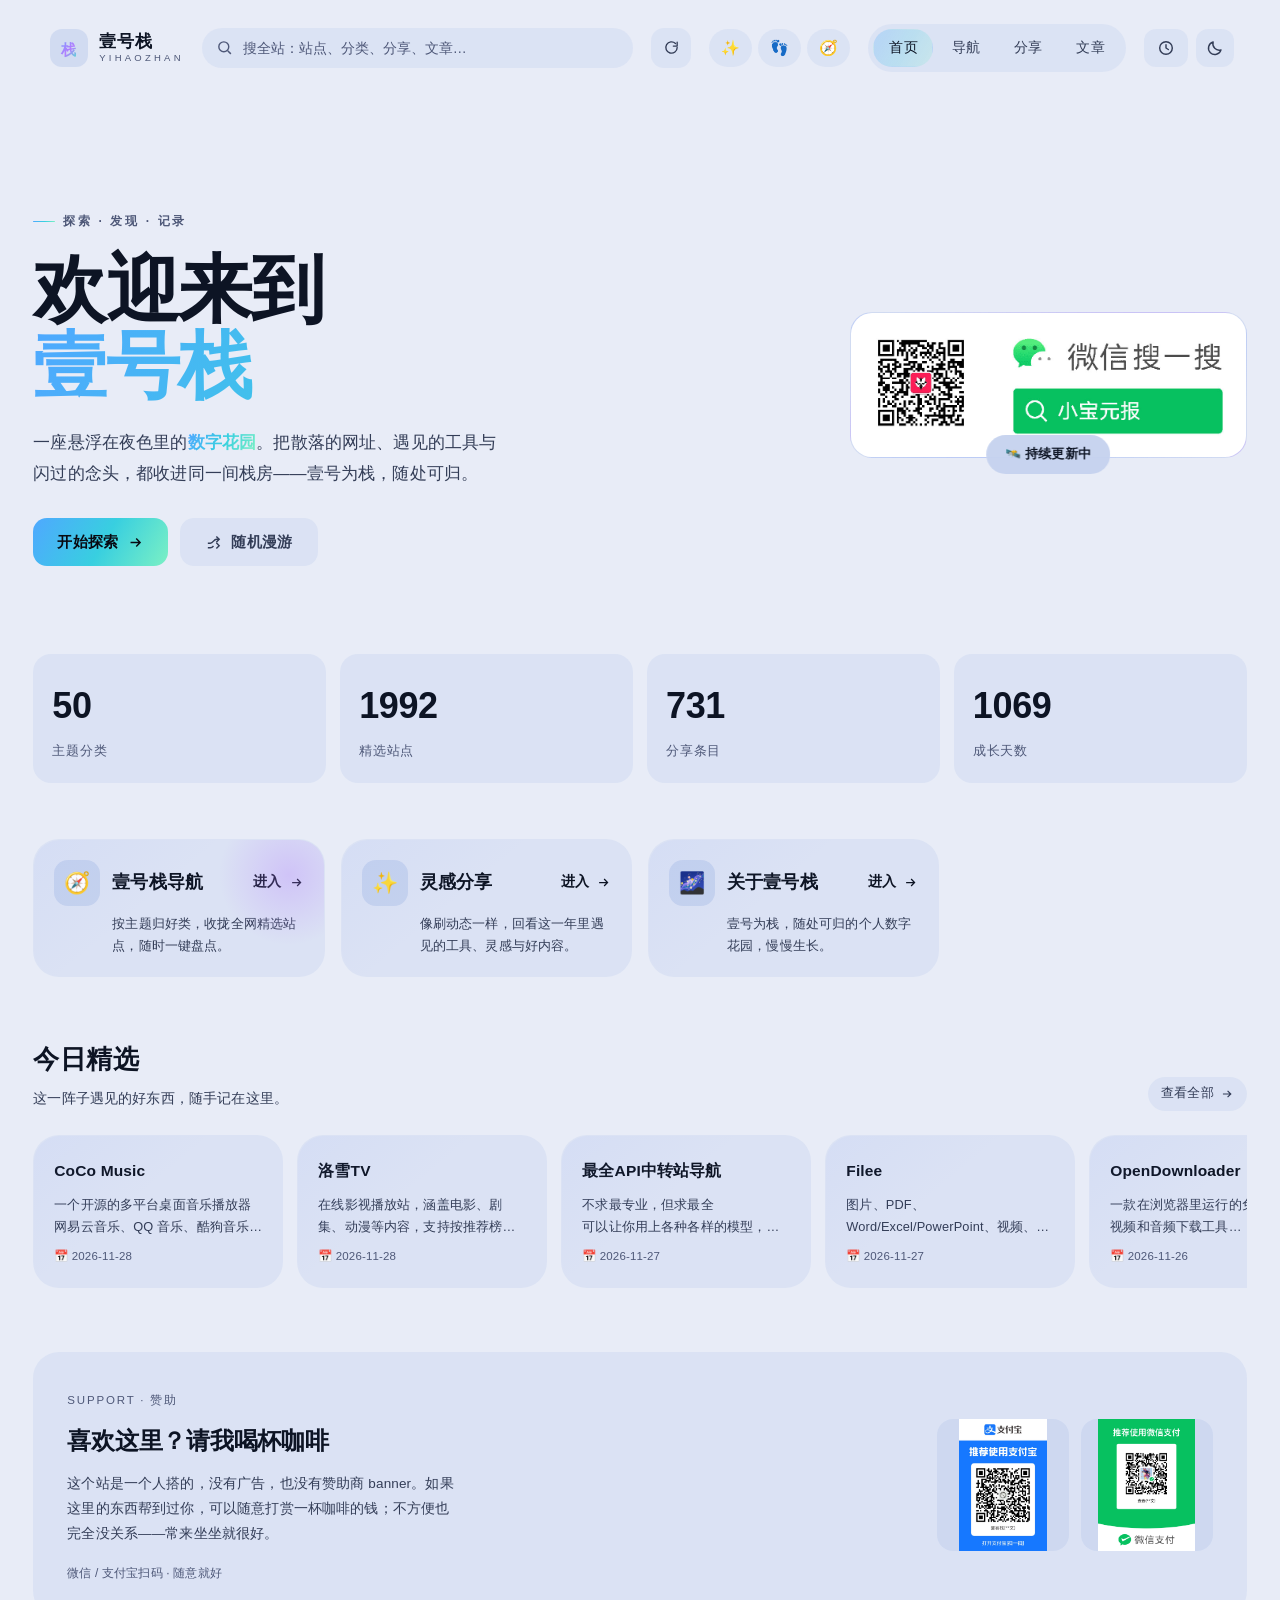
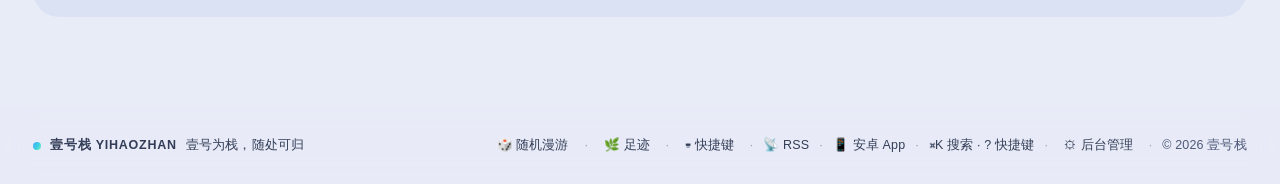
<file: index.html>
<!DOCTYPE html>
<html lang="zh-CN" data-theme="dark">
<head>
<meta charset="UTF-8" />
<meta name="viewport" content="width=device-width, initial-scale=1, viewport-fit=cover" />

<!-- ===== 主题必须在样式表之前定下来 =====
     这里如果没有这段，浏览器会先按 <html> 上写死的 data-theme="dark" 画一帧，
     等 body 末尾的 app.js 跑完 initTheme 才改成你存的主题 —— 存的是浅色就会看见
     「先暗一下、然后整页变白」。放在 <head> 里同步执行，首帧就是对的颜色。
     取值顺序跟 app.js 的 initTheme() 完全一致，改那边记得回来同步：
       1. localStorage['xingyu.theme.v1']  —— 点过右上角切换按钮
       2. localStorage['xingyu.config.v1'].themeDefault —— 后台「站点信息 → 默认主题」
       3. 'dark' —— config.js 里 DEFAULTS.themeDefault 的兜底值 -->
<script>
(function () {
  var OK = function (v) { return v === 'light' || v === 'dark'; };
  var t = null;
  try { t = localStorage.getItem('xingyu.theme.v1'); } catch (e) {}
  if (!OK(t)) {
    t = null;
    try {
      var c = JSON.parse(localStorage.getItem('xingyu.config.v1') || 'null');
      if (c && OK(c.themeDefault)) t = c.themeDefault;
    } catch (e) {}
  }
  if (!OK(t)) t = 'dark';
  var el = document.documentElement;
  el.setAttribute('data-theme', t);
  /* 启动这段时间里所有颜色都是「一次设定」，不该出现 0.5s 的渐变（body 上带着
     transition:background .5s）。挂个标记先关掉过渡，app.js 初始化完就摘掉；
     万一 app.js 没跑起来，3 秒后自己摘，别让人一直没动效。 */
  el.className += ' xy-no-anim';
  setTimeout(function () { el.classList.remove('xy-no-anim'); }, 3000);
  var bg = (t === 'light' ? '#e8ecf7' : '#05060b');
  /* 样式表还没到的那几十毫秒也得有底色，否则暗色主题先看见一块白 */
  var st = document.createElement('style');
  st.textContent = 'html{background:' + bg + '}' +
    '.xy-no-anim *,.xy-no-anim *::before,.xy-no-anim *::after{transition:none !important}';
  (document.head || document.getElementsByTagName('head')[0]).appendChild(st);
  /* 地址栏那条 meta 在下面，这时还没解析到，只能等 DOM 建好再补；
     不补也不影响页面，只是地址栏会在 app.js 跑起来前用默认深色 */
  window.addEventListener('DOMContentLoaded', function () {
    var m = document.querySelector('meta[name="theme-color"]');
    if (m) m.setAttribute('content', bg);
  });
})();
</script>

<!-- 地址栏 / 状态栏配色。只留一条由 JS 直接改：
     原来写了两条带 media="(prefers-color-scheme: …)" 的，但站点主题可以手动切换，
     系统是浅色而站点选了暗色时，浏览器会按系统偏好把地址栏染回浅色 —— 跟页面不搭。
     现在这条的 content 由下面那段内联脚本和 app.js 的 applyTheme() 一起维护。 -->
<meta name="theme-color" content="#05060b" />
<title>壹号栈 YIHAOZHAN · 壹号为栈，随处可归</title>
<meta name="description" content="壹号栈 —— 一个收着链接、灵感与文章的数字花园：精选导航、灵感分享与每日新发现。" />

<!-- ===== 分享卡片（微信 / 微博 / Slack / iMessage 等抓取这一组） =====
     og:image 必须是**完整网址**才能被大多数平台抓到，所以这里写死了线上地址。
     用 GitHub Pages 的 https 地址：国内镜像没有证书，http 图有些平台不肯抓。
     换域名时只改 og:url / canonical 这两处。 -->
<meta property="og:type" content="website" />
<meta property="og:url" content="http://yihaozhan.xyz/" />
<link rel="canonical" href="http://yihaozhan.xyz/" />
<meta property="og:site_name" content="壹号栈 YIHAOZHAN" />
<meta property="og:title" content="壹号栈 · 壹号为栈，随处可归" />
<meta property="og:description" content="一个收着链接、灵感与文章的数字花园：精选导航、灵感分享与每日新发现。" />
<meta property="og:image" content="https://mackxin.github.io/xingyu/assets/og-cover.png" />
<meta property="og:image:width" content="1200" />
<meta property="og:image:height" content="630" />
<meta name="twitter:card" content="summary_large_image" />
<meta name="twitter:title" content="壹号栈 · 壹号为栈，随处可归" />
<meta name="twitter:description" content="一个收着链接、灵感与文章的数字花园：精选导航、灵感分享与每日新发现。" />
<meta name="twitter:image" content="https://mackxin.github.io/xingyu/assets/og-cover.png" />
<link rel="icon" href="data:image/svg+xml,%3Csvg xmlns='http://www.w3.org/2000/svg' viewBox='0 0 32 32'%3E%3Cdefs%3E%3ClinearGradient id='g' x1='0' y1='0' x2='1' y2='1'%3E%3Cstop offset='0' stop-color='%237c9cff'/%3E%3Cstop offset='.55' stop-color='%23b47cff'/%3E%3Cstop offset='1' stop-color='%234fe3d0'/%3E%3C/linearGradient%3E%3C/defs%3E%3Crect width='32' height='32' rx='9' fill='%230a0c14'/%3E%3Ctext x='16' y='17.5' text-anchor='middle' dominant-baseline='central' font-size='21' font-weight='800' font-family='PingFang SC,Hiragino Sans GB,Microsoft YaHei,sans-serif' fill='url(%23g)'%3E%E6%A0%88%3C/text%3E%3C/svg%3E" />
<link rel="apple-touch-icon" href="https://mackxin.github.io/xingyu/assets/icon-180.png" />
<!-- PWA：装到手机主屏后像 App 一样打开，并能离线查看已经访问过的内容。
     manifest 由脚本注入而不是直接写死在 head 里：浏览器取 manifest 时按规范是
     「不带 cookie」的，托管平台若按 URL 上的 ?sharecode=… 鉴权就会返回 403。
     这里把当前地址的查询串原样带上，GitHub Pages（没有查询串）与分享链接都能取到。 -->
<script>
(function () {
  var l = document.createElement('link');
  l.rel = 'manifest';
  l.href = 'manifest.webmanifest' + (location.search || '');
  document.head.appendChild(l);
})();
</script>
<meta name="apple-mobile-web-app-capable" content="yes" />
<meta name="apple-mobile-web-app-status-bar-style" content="black-translucent" />
<meta name="apple-mobile-web-app-title" content="壹号栈" />
<meta name="mobile-web-app-capable" content="yes" />
<!-- 订阅源：分享页的更新 -->
<link rel="alternate" type="application/rss+xml" title="壹号栈 · 灵感与文章" href="feed.xml" />
<link rel="stylesheet" href="assets/css/style.css?v=182" />
</head>
<body>

<!-- ============ 背景层 ============ -->
<div class="bg" aria-hidden="true">
  <span class="bg__orb bg__orb--a"></span>
  <span class="bg__orb bg__orb--b"></span>
  <span class="bg__orb bg__orb--c"></span>
  <span class="bg__grid"></span>
  <span class="bg__noise"></span>
  <span class="bg__vignette"></span>
</div>
<div class="cursor-glow" id="cursorGlow" aria-hidden="true"></div>
<div class="scroll-progress" id="scrollProgress" aria-hidden="true"></div>

<!-- ============ 顶栏 ============ -->
<header class="header" id="header">
  <div class="header__inner">
    <a class="brand" href="#/home" aria-label="壹号栈 首页">
      <span class="brand__mark">
        <svg viewBox="0 0 32 32" width="22" height="22" aria-hidden="true">
          <defs>
            <linearGradient id="bg1" x1="0" y1="0" x2="1" y2="1">
              <stop offset="0" stop-color="#7c9cff"/><stop offset=".55" stop-color="#b47cff"/><stop offset="1" stop-color="#4fe3d0"/>
            </linearGradient>
          </defs>
          <text x="16" y="17.5" text-anchor="middle" dominant-baseline="central" font-size="22" font-weight="800" font-family="-apple-system,'PingFang SC','Hiragino Sans GB','Microsoft YaHei',sans-serif" fill="url(#bg1)">栈</text>
        </svg>
      </span>
      <span class="brand__text">
        <b id="brandName">壹号栈</b>
        <em id="brandLatin">YIHAOZHAN</em>
      </span>
    </a>

    <div class="header__row">
      <div class="header__search" id="headerSearchWrap">
        <svg viewBox="0 0 24 24" width="17" height="17" aria-hidden="true"><circle cx="11" cy="11" r="7"/><path d="M16.5 16.5L21 21"/></svg>
        <input id="headerSearch" type="search" placeholder="搜全站：站点、分类、分享、文章…" autocomplete="off" spellcheck="false" aria-label="搜索全站内容" />
        <button class="searchbox__clear" type="button" id="headerSearchClear" aria-label="清空搜索" title="清空">
          <svg viewBox="0 0 24 24" width="13" height="13" aria-hidden="true"><path d="M6 6l12 12M18 6L6 18"/></svg>
        </button>
        <!-- 全站搜索结果浮层（输入时展开，分组列页面 / 分类 / 站点 / 分享 / 文章） -->
        <div class="hdr-hits" id="hdrHits" hidden aria-label="全站搜索结果"></div>
      </div>

      <!-- 刷新（v182）：点一下重新拉一次内容。
           手机上以前只能靠浏览器自带的下拉刷新，页面里没入口；
           浏览器自带的那个下拉在部分安卓机上又会被系统手势抢走。 -->
      <button class="hrefresh" id="headerRefresh" type="button" aria-label="刷新内容" title="刷新">
        <svg viewBox="0 0 24 24" width="17" height="17" aria-hidden="true"><path d="M20 12a8 8 0 1 1-2.35-5.65"/><path d="M20 4.6V10h-5.4"/></svg>
      </button>

      <!-- 手机 / 平板：分类折叠按钮（导航页置顶显示，点开是分类选择面板） -->
      <button class="hcat" id="headerCat" type="button" aria-haspopup="dialog" aria-expanded="false" title="切换分类">
        <span class="hcat__emoji" id="headerCatEmoji" aria-hidden="true">🗂</span>
        <span class="hcat__name" id="headerCatName">全部分类</span>
        <svg class="hcat__chev" viewBox="0 0 24 24" aria-hidden="true"><path d="M6 9.5l6 6 6-6"/></svg>
      </button>

      <!-- 手机 / 平板：分享页的标签筛选（跟分类按钮同一位置） -->
      <button class="hcat hcat--tag" id="headerTag" type="button" aria-haspopup="dialog" aria-expanded="false" title="按标签筛选">
        <span class="hcat__emoji" aria-hidden="true">🏷</span>
        <span class="hcat__name" id="headerTagName">全部标签</span>
        <svg class="hcat__chev" viewBox="0 0 24 24" aria-hidden="true"><path d="M6 9.5l6 6 6-6"/></svg>
      </button>
    </div>

    <!-- 后台里添加的自定义快捷链接（最多 5 个） -->
    <div class="header__links" id="headerLinks" hidden></div>

    <nav class="nav" id="nav" aria-label="主导航">
      <span class="nav__glider" id="navGlider" aria-hidden="true"></span>
      <a class="nav__item" href="#/home" data-route="home">首页</a>
      <a class="nav__item" href="#/nav"  data-route="nav">导航</a>
      <a class="nav__item" href="#/share" data-route="share">分享</a>
      <a class="nav__item" href="#/post" data-route="post">文章</a>
    </nav>

    <div class="header__actions">
      <!-- v139：稍后读（时钟 + 未读角标） -->
      <button class="icon-btn" id="laterBtn" type="button" aria-label="稍后读" title="稍后读">
        <svg viewBox="0 0 24 24" width="18" height="18" aria-hidden="true"><circle cx="12" cy="12" r="8.4"/><path d="M12 7.6V12l3.1 2"/></svg>
        <i class="icon-btn__n" hidden>0</i>
      </button>
      <button class="icon-btn" id="themeBtn" type="button" aria-label="切换主题">
        <svg class="i-sun" viewBox="0 0 24 24" width="18" height="18" aria-hidden="true"><circle cx="12" cy="12" r="4.2"/><path d="M12 2.5v2M12 19.5v2M2.5 12h2M19.5 12h2M5.2 5.2l1.4 1.4M17.4 17.4l1.4 1.4M18.8 5.2l-1.4 1.4M6.6 17.4l-1.4 1.4"/></svg>
        <svg class="i-moon" viewBox="0 0 24 24" width="18" height="18" aria-hidden="true"><path d="M20 14.5A8.5 8.5 0 019.5 4a8.5 8.5 0 1010.5 10.5z"/></svg>
      </button>
    </div>
  </div>
</header>

<!-- ============ 手机端底部 tab 栏（≤640px 时顶栏胶囊移动到这里） ============ -->
<nav class="dock" id="dockNav" aria-label="主导航">
  <span class="nav__glider" id="dockGlider" aria-hidden="true"></span>
  <a class="nav__item" href="#/home" data-route="home">首页</a>
  <a class="nav__item" href="#/nav"  data-route="nav">导航</a>
  <a class="nav__item" href="#/share" data-route="share">分享</a>
  <a class="nav__item" href="#/post" data-route="post">文章</a>
</nav>

<!-- ============ 内容容器 ============ -->
<main class="app" id="app" tabindex="-1"></main>

<!-- ============ 页脚 ============ -->
<footer class="footer">
  <div class="footer__inner">
    <div class="footer__brand">
      <span class="footer__dot"></span>
      <b id="footerName">壹号栈 YIHAOZHAN</b>
      <span id="footerTagline">壹号为栈，随处可归</span>
    </div>
    <div class="footer__meta">
      <button class="link-btn" id="randomBtn" type="button">🎲 随机漫游</button>
      <span class="sep">·</span>
      <button class="link-btn" id="footInsight" type="button">🌿 足迹</button>
      <span class="sep">·</span>
      <button class="link-btn" id="keysBtn" type="button">⌨︎ 快捷键</button>
      <span class="sep">·</span>
      <a class="link-btn" href="feed.xml" target="_blank" rel="noopener" title="用 RSS 阅读器订阅「分享」的更新">📡 RSS</a>
      <span class="sep">·</span>
      <a class="link-btn" href="api/app.apk" download title="下载安卓 App（约 1.2 MB，装完以后 App 自己会检查新版）">📱 安卓 App</a>
      <span class="sep">·</span>
      <span class="footer__hint">⌘K 搜索 · ? 快捷键</span>
      <span class="sep">·</span>
      <button class="link-btn" id="adminBtn" type="button">⚙︎ 后台管理</button>
      <span class="sep">·</span>
      <span>© <span id="year">2026</span> 壹号栈</span>
    </div>
  </div>
</footer>

<!-- ============ 搜索面板 ============ -->
<div class="palette" id="palette" hidden>
  <div class="palette__scrim" data-palette-close></div>
  <div class="palette__panel" role="dialog" aria-modal="true" aria-label="全局搜索">
    <div class="palette__head">
      <svg viewBox="0 0 24 24" width="18" height="18" aria-hidden="true"><circle cx="11" cy="11" r="7"/><path d="M16.5 16.5L21 21"/></svg>
      <input id="paletteInput" type="text" placeholder="搜索站点、分类或页面…" autocomplete="off" spellcheck="false" />
      <kbd class="palette__esc">ESC</kbd>
    </div>
    <div class="palette__list" id="paletteList"></div>
    <div class="palette__foot">
      <span><kbd>↑</kbd><kbd>↓</kbd> 选择</span>
      <span><kbd>↵</kbd> 打开</span>
      <span class="palette__hint" id="paletteHint">试试输入「设计」「AI」「音乐」</span>
    </div>
  </div>
</div>

<!-- ============ 快捷键说明 ============ -->
<div class="keys" id="keys" hidden>
  <div class="keys__scrim" data-keys-close></div>
  <div class="keys__panel" role="dialog" aria-modal="true" aria-label="键盘快捷键">
    <div class="keys__head">
      <b>键盘快捷键</b>
      <span class="keys__esc">ESC 关闭</span>
      <button class="keys__x" type="button" id="keysClose" aria-label="关闭">
        <svg viewBox="0 0 24 24" aria-hidden="true"><path d="M6 6l12 12M18 6L6 18"/></svg>
      </button>
    </div>
    <div class="keys__list" id="keysList"></div>
    <div class="keys__foot">全站可用；在输入框里打字时不会触发。手机端可点页脚「⌨︎ 快捷键」查看。</div>
  </div>
</div>

<!-- ============ 返回顶部 ============ -->
<button class="to-top" id="toTop" type="button" aria-label="返回顶部" title="返回顶部">
  <svg viewBox="0 0 24 24" aria-hidden="true"><path d="M12 19.5V5.8"/><path d="M5.8 12L12 5.8 18.2 12"/></svg>
</button>

<div class="toast" id="toast" role="status" aria-live="polite"></div>

<!-- 站点数据：由 content/site.json 烘出来的产物（tools/build-content.js）。
     别手改这个文件 —— 内容在后台改，导出 site.json 再同步（拖动桌面图标就一条链）。
     故意不带 ?v= 版本号 —— 换内容只换这一个文件，不想因为版本号没改被浏览器缓存住。 -->
<script src="assets/js/site-data.js"></script>
<script src="assets/js/config.js?v=182"></script>
<!-- 以前这里还挂着 bookmarks.js(151KB) + feed-import.js(266KB) + data.js(25KB) 三份
     「site-data.js 为空才用」的出厂兜底。它们平时一次都用不上，却是每个人的首屏流量，
     v180 起改成「真出事才拉」：site-data.js 没到的时候 app.js 自己去取这三份再启动。
     别把这三行加回来 —— 加了就是白白多下载 443KB。 -->
<script src="assets/js/md.js?v=182"></script>
<!-- 本地音乐页（#/music）：必须在 app.js 之前，routeHtml 里要用 window.XYMusic -->
<script src="assets/js/music.js?v=182"></script>
<!-- 随手记：#/note 里挂一个铺满的 iframe，本体在 assets/note/index.html（换肤版） -->
<script src="assets/js/note.js?v=182"></script>
<!-- 待办清单（#/todo）：同 music/note 的规矩，必须在 app.js 之前 -->
<script src="assets/js/todo.js?v=182"></script>
<script src="assets/js/app.js?v=182"></script>
<!-- 后台（admin.js，290 KB）不在这里加载：它由 app.js 在进入 #/admin 时才按需拉，
     省掉每个访客的这份流量。版本号它自己从 app.js 的 ?v= 里抄，不用在这里同步。 -->
</body>
</html>
</file>
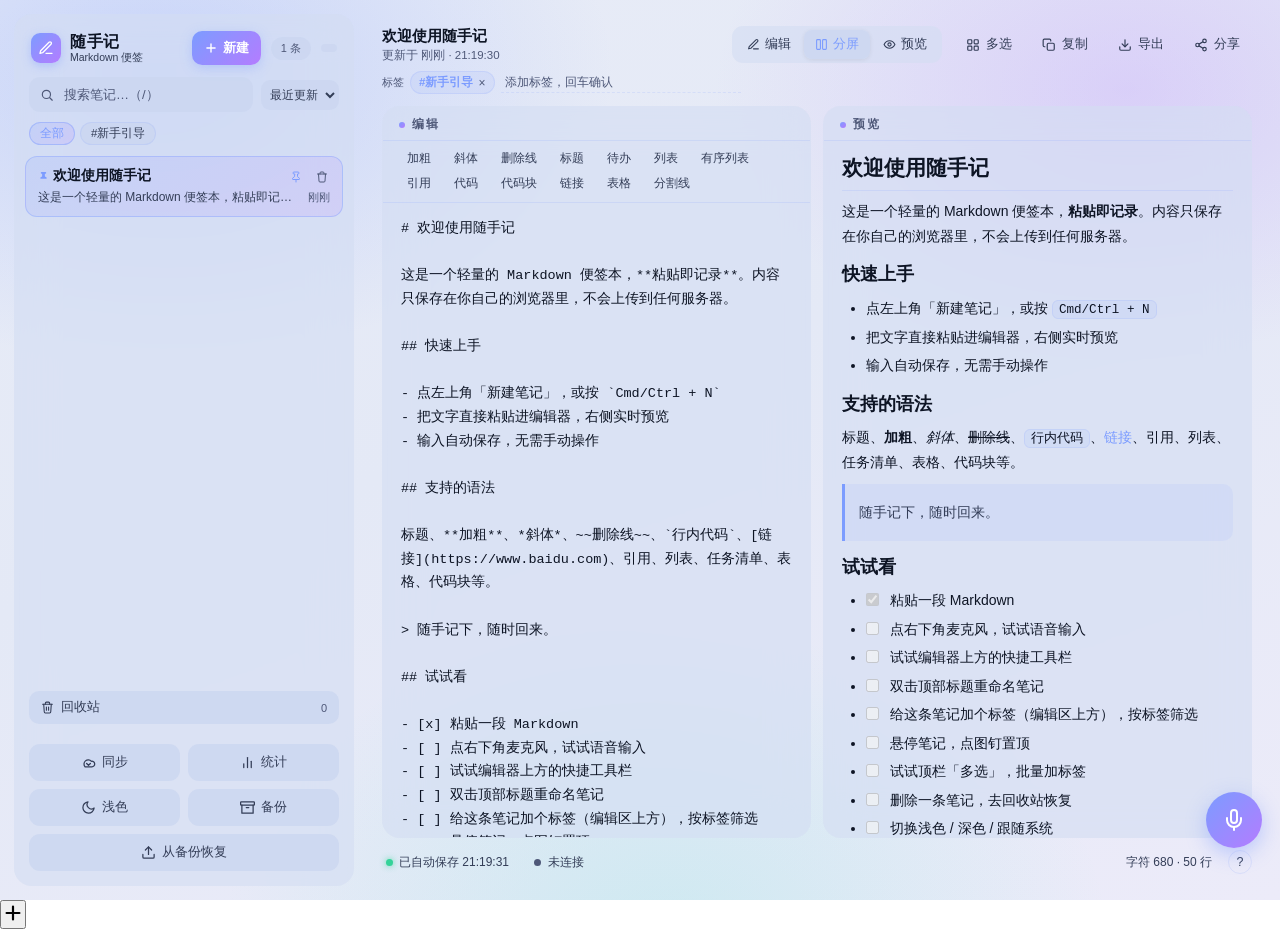
<file: assets/note/index.html>
<!DOCTYPE html>
<html lang="zh-CN" data-theme="light">
<head>
<meta charset="UTF-8">
<meta name="viewport" content="width=device-width, initial-scale=1.0, viewport-fit=cover" />

<!-- 主题得在样式表之前定，理由跟站点首页一样：上面 <html> 写死了 light，
     等页面末尾的 applyTheme() 跑完再改，选了深色的人会先看见一帧白。
     判断顺序照抄 applyTheme()：存的是 dark/light 就照办，没存或选了「跟随系统」
     就看系统偏好。改 applyTheme() 记得回来同步这段。 -->
<script>
(function () {
  var m = null;
  try { m = localStorage.getItem('ssj.theme.v1'); } catch (e) {}
  var dark;
  if (m === 'dark') dark = true;
  else if (m === 'light') dark = false;
  else dark = !!(window.matchMedia && window.matchMedia('(prefers-color-scheme: dark)').matches);
  document.documentElement.setAttribute('data-theme', dark ? 'dark' : 'light');
})();
</script>
<title>随手记 · 壹号栈</title>
<meta name="description" content="一个支持 Markdown 的轻量在线便签本：粘贴即记录、自动保存、多笔记管理，内容只存在你的浏览器中。">
<meta name="theme-color" content="#05060b">
<meta name="apple-mobile-web-app-capable" content="yes">
<meta name="apple-mobile-web-app-status-bar-style" content="default">
<meta property="og:title" content="随手记 · Markdown 便签">
<meta property="og:description" content="粘贴即记录，支持 Markdown 语法，自动保存，多笔记管理。">
<link rel="icon" href="data:image/svg+xml,%3Csvg xmlns='http://www.w3.org/2000/svg' viewBox='0 0 64 64'%3E%3Cdefs%3E%3ClinearGradient id='g' x1='0' y1='0' x2='1' y2='1'%3E%3Cstop offset='0' stop-color='%23ec4899'/%3E%3Cstop offset='1' stop-color='%23a855f7'/%3E%3C/linearGradient%3E%3C/defs%3E%3Crect width='64' height='64' rx='16' fill='url(%23g)'/%3E%3Cpath d='M19 45l3.5-13L40 14.5 49.5 24 32 41.5 19 45z' fill='%23fff'/%3E%3Cpath d='M37 18.5l9.5 9.5' stroke='%23ec4899' stroke-width='3' stroke-linecap='round'/%3E%3C/svg%3E">
<script src="../vendor/marked.min.js"></script>
<style>
*{box-sizing:border-box;margin:0;padding:0}
:root{--accent:#7c9cff;--accent2:#b47cff;--radius:18px}
[data-theme="light"]{
  --text:#0d1424;--muted:#333d57;--faint:#4e5878;
  --glass:rgba(211,221,243,.62);--glass-2:rgba(203,215,240,.78);
  --border:transparent;--border-2:rgba(124,156,255,.16);
  --shadow:none;
  --hover:rgba(124,156,255,.10);
  --code-bg:rgba(124,156,255,.09);
  --scroll:rgba(124,156,255,.40);
  --toast-bg:rgba(13,20,36,.92);
}
[data-theme="dark"]{
  --text:#eef1f8;--muted:#a7b0c4;--faint:#7b8496;
  --glass:rgba(124,156,255,.055);--glass-2:rgba(124,156,255,.088);
  --border:transparent;--border-2:rgba(124,156,255,.12);
  --shadow:none;
  --hover:rgba(124,156,255,.12);
  --code-bg:rgba(124,156,255,.08);
  --scroll:rgba(124,156,255,.35);
  --toast-bg:rgba(20,26,40,.96);
}
html,body{height:100%}
body{
  font-family:-apple-system,BlinkMacSystemFont,"PingFang SC","Hiragino Sans GB","Microsoft YaHei",sans-serif;
  color:var(--text);overflow:hidden;
  transition:color .3s;
}
.bg{position:fixed;inset:0;z-index:-1;overflow:hidden;
  background:
    radial-gradient(58% 52% at 12% 8%,rgba(124,156,255,.30),transparent 62%),
    radial-gradient(52% 48% at 88% 10%,rgba(180,124,255,.24),transparent 62%),
    radial-gradient(56% 56% at 52% 104%,rgba(79,227,208,.18),transparent 62%),
    linear-gradient(160deg,#e8ecf7,#e4e9f6 45%,#ecebf9);
  transition:background .3s;
}
[data-theme="dark"] .bg{
  background:
    radial-gradient(58% 52% at 12% 8%,rgba(124,156,255,.18),transparent 62%),
    radial-gradient(52% 48% at 88% 10%,rgba(180,124,255,.16),transparent 62%),
    radial-gradient(56% 56% at 52% 104%,rgba(79,227,208,.10),transparent 62%),
    linear-gradient(160deg,#05060b,#070912 45%,#0a0c15);
}
.app{display:grid;grid-template-columns:340px 1fr;gap:14px;height:100vh;padding:14px}
.glass{background:var(--glass);-webkit-backdrop-filter:blur(20px);backdrop-filter:blur(20px);border:1px solid var(--border);border-radius:var(--radius);box-shadow:var(--shadow)}

/* ---------- sidebar ---------- */
.sidebar{display:flex;flex-direction:column;min-height:0}
.sidebar-head{display:flex;align-items:center;gap:10px;padding:16px 16px 12px}
.logo{display:flex;align-items:center;gap:9px;flex:1;min-width:0}
.logo .ltext{display:flex;flex-direction:column;line-height:1.2;min-width:0}
.logo .lt{font-size:16px;font-weight:800;letter-spacing:.5px;white-space:nowrap}
.logo .sub{font-size:10.5px;color:var(--muted);font-weight:500;white-space:nowrap}
.cnt{flex:none;font-size:11px;color:var(--faint);background:var(--glass-2);border:1px solid var(--border);
  padding:3px 9px;border-radius:999px}
.ver{flex:none;font-size:10.5px;color:var(--faint);background:var(--glass-2);border:1px solid var(--border);
  padding:3px 7px;border-radius:999px}
.logo .badge{width:30px;height:30px;border-radius:9px;flex:none;display:grid;place-items:center;
  background:linear-gradient(135deg,var(--accent),var(--accent2));color:#fff;box-shadow:0 3px 10px rgba(124,156,255,.4)}
.btn-new{flex:none;display:flex;align-items:center;gap:5px;border:0;cursor:pointer;border-radius:10px;padding:8px 12px;
  font-size:13px;font-weight:600;color:#fff;background:linear-gradient(135deg,var(--accent),var(--accent2));
  box-shadow:0 3px 12px rgba(124,156,255,.35);transition:transform .15s,box-shadow .15s}
.btn-new:hover{transform:translateY(-1px);box-shadow:0 5px 16px rgba(124,156,255,.45)}
.btn-new:active{transform:translateY(0)}
.search-wrap{position:relative;display:flex;align-items:center;gap:8px;margin:0 14px 10px}
.search-wrap svg{position:absolute;left:11px;top:50%;transform:translateY(-50%);color:var(--faint);pointer-events:none}
.search-wrap input{flex:1;min-width:0;border:1px solid var(--border);background:var(--glass-2);border-radius:11px;padding:9px 12px 9px 34px;
  font-size:13px;color:var(--text);outline:0;transition:border-color .2s}
.search-wrap input::placeholder{color:var(--faint)}
.search-wrap input:focus{border-color:rgba(124,156,255,.5)}
.note-list{flex:1;min-height:0;overflow-y:auto;padding:2px 10px 10px;display:flex;flex-direction:column;gap:6px}
.note-list::-webkit-scrollbar,.md-body::-webkit-scrollbar,.editor::-webkit-scrollbar{width:8px}
.note-list::-webkit-scrollbar-thumb,.md-body::-webkit-scrollbar-thumb,.editor::-webkit-scrollbar-thumb{background:var(--scroll);border-radius:8px}
.note-item{position:relative;border:1px solid transparent;border-radius:12px;padding:10px 12px;cursor:pointer;transition:background .15s}
.note-item:hover{background:var(--hover)}
.note-item.active{background:linear-gradient(135deg,rgba(124,156,255,.16),rgba(180,124,255,.16));border-color:rgba(124,156,255,.38)}
.note-item .t{font-size:13.5px;font-weight:600;display:flex;align-items:center;gap:4px;padding-right:56px;min-width:0}
.note-item .tt{overflow:hidden;text-overflow:ellipsis;white-space:nowrap;flex:1;min-width:0}
.note-item .pm{color:var(--accent);flex:none}
.note-item .row{display:flex;align-items:center;gap:8px;margin-top:4px}
.note-item .s{font-size:12px;color:var(--muted);white-space:nowrap;overflow:hidden;text-overflow:ellipsis;flex:1}
.note-item .time{font-size:11px;color:var(--faint);flex:none}
.note-item .act{position:absolute;top:8px;width:24px;height:24px;border:0;border-radius:7px;cursor:pointer;
  display:grid;place-items:center;color:var(--faint);background:transparent;opacity:0;
  transition:opacity .15s,color .15s,background .15s}
.note-item:hover .act{opacity:1}
.note-item .act.pin{right:34px}
.note-item .act.del{right:8px}
.note-item .act.restore{right:34px}
.note-item .act.pin.on{opacity:1;color:var(--accent)}
.note-item .act:hover{background:rgba(124,156,255,.14);color:var(--accent)}
.note-item .act.del:hover{background:rgba(225,29,72,.12);color:#e11d48}
.note-item.trash .act{opacity:1}
.note-item.active .act{opacity:1}
.empty{padding:36px 0;text-align:center;color:var(--faint);font-size:13px}
.tag-filter{display:flex;gap:5px;flex-wrap:wrap;padding:0 14px 9px}
.tf-chip{border:1px solid var(--border-2);background:var(--glass-2);color:var(--muted);border-radius:999px;
  padding:3px 10px;font-size:11.5px;cursor:pointer;transition:all .15s;white-space:nowrap}
.tf-chip:hover{color:var(--accent)}
.tf-chip.on{background:linear-gradient(135deg,rgba(124,156,255,.18),rgba(180,124,255,.18));
  border-color:rgba(124,156,255,.45);color:var(--accent)}
.trash-entry{display:flex;align-items:center;gap:7px;margin:0 14px 10px;padding:7px 11px;border-radius:10px;
  border:1px solid var(--border);background:var(--glass-2);color:var(--muted);font-size:12.5px;cursor:pointer;
  transition:color .15s,border-color .15s}
.trash-entry:hover{color:var(--accent)}
.trash-entry.on{color:var(--accent);border-color:rgba(124,156,255,.45)}
.trash-entry svg{flex:none}
.t-count{margin-left:auto;font-size:11px;color:var(--faint)}
.t-empty{display:none;border:0;background:var(--hover);color:var(--muted);border-radius:7px;padding:3px 9px;
  font-size:11.5px;cursor:pointer;white-space:nowrap}
.t-empty:hover{color:#e11d48;background:rgba(225,29,72,.1)}
.trash-entry.on .t-empty{display:block}
.tag-row{display:none;align-items:center;gap:6px;flex-wrap:wrap;padding:8px 14px 0}
.tag-lbl{font-size:11px;color:var(--faint);flex:none}
.tag-chip{display:inline-flex;align-items:center;gap:4px;background:var(--hover);border:1px solid var(--border-2);
  color:var(--muted);border-radius:999px;padding:3px 8px;font-size:11.5px;white-space:nowrap}
.tag-chip b{font-weight:600;color:var(--accent)}
.tag-chip button{border:0;background:transparent;color:var(--faint);cursor:pointer;font-size:12px;line-height:1;padding:0 1px}
.tag-chip button:hover{color:var(--accent)}
.tag-input{flex:1;min-width:120px;max-width:240px;border:0;background:transparent;outline:0;font-size:12px;
  color:var(--text);padding:3px 4px;border-bottom:1px dashed var(--border-2)}
.tag-input::placeholder{color:var(--faint)}
.tag-input:focus{border-bottom-color:var(--accent)}
.md-toolbar{display:flex;gap:3px;flex-wrap:wrap;padding:6px 14px 8px;border-bottom:1px solid var(--border-2);flex:none}
.mt-btn{border:1px solid transparent;background:transparent;color:var(--muted);border-radius:7px;padding:4px 9px;
  font-size:12px;cursor:pointer;line-height:1;transition:background .15s,color .15s;white-space:nowrap}
.mt-btn:hover{background:var(--hover);color:var(--accent)}
.stat-summary{display:flex;gap:10px;flex-wrap:wrap;margin:14px 0 12px}
.stat-item{flex:1;min-width:70px;background:var(--glass);border:1px solid var(--border-2);border-radius:11px;
  padding:9px 10px;display:flex;flex-direction:column;align-items:center;gap:2px}
.stat-item b{font-size:16px;color:var(--accent);font-weight:700}
.stat-item span{font-size:11px;color:var(--muted)}
.stat-grid{display:flex;gap:4px;overflow-x:auto;padding-bottom:4px}
.sg-col{display:flex;flex-direction:column;gap:3px}
.sg-labels{padding-right:3px}
.sg-lb{width:13px;height:13px;font-size:9px;color:var(--faint);display:flex;align-items:center;justify-content:center}
.sg-week{font-size:10px;color:var(--faint);height:15px;text-align:center;white-space:nowrap;margin-bottom:1px}
.sg-cell{width:13px;height:13px;border-radius:3px;background:rgba(124,156,255,.07);cursor:default}
.sg-cell.l1{background:rgba(124,156,255,.22)}
.sg-cell.l2{background:rgba(124,156,255,.45)}
.sg-cell.l3{background:rgba(124,156,255,.7)}
.sg-cell.l4{background:linear-gradient(135deg,#7c9cff,#b47cff)}
.sg-cell.today{outline:1.5px solid var(--text);outline-offset:0}
.sg-cell.future{opacity:.25}
.mic-box{position:fixed;right:18px;bottom:52px;z-index:40;display:flex;flex-direction:column;align-items:flex-end;gap:8px}
.mic-tip{max-width:72vw;background:var(--toast-bg);color:#fff;font-size:12px;padding:6px 12px;border-radius:10px;
  opacity:0;transition:opacity .2s;pointer-events:none;text-align:right}
.mic-tip.show{opacity:1}
.mic-fab{width:56px;height:56px;border-radius:50%;border:0;cursor:pointer;display:grid;place-items:center;color:#fff;
  background:linear-gradient(135deg,var(--accent),var(--accent2));box-shadow:0 6px 20px rgba(124,156,255,.45);
  transition:transform .15s,box-shadow .15s}
.mic-fab:hover{transform:scale(1.05)}
.mic-fab:active{transform:scale(.96)}
.mic-fab.rec{animation:micpulse 1.4s ease-in-out infinite}
.mic-fab.busy{opacity:.85}
@keyframes micpulse{0%,100%{box-shadow:0 0 0 0 rgba(244,63,94,.55)}50%{box-shadow:0 0 0 14px rgba(244,63,94,0)}}
.mic-progress{width:170px;height:6px;border-radius:999px;background:rgba(124,156,255,.18);overflow:hidden;opacity:0;transition:opacity .2s}
.mic-progress.show{opacity:1}
.mic-progress i{display:block;height:100%;width:0%;border-radius:999px;background:linear-gradient(90deg,#7c9cff,#b47cff);transition:width .2s}
.batch-bar{display:none;align-items:center;gap:8px;padding:2px 14px 9px;font-size:12px;color:var(--muted)}
.batch-bar.show{display:flex}
.bb-btn{border:1px solid var(--border-2);background:var(--glass-2);color:var(--text);border-radius:8px;
  padding:4px 10px;font-size:12px;cursor:pointer;white-space:nowrap}
.bb-btn:hover{color:var(--accent);border-color:rgba(124,156,255,.45)}
.bb-btn.danger:hover{color:#e11d48;border-color:rgba(225,29,72,.4)}
.bb-count{margin-left:auto}
.batch-bar .bb-btn:first-child{margin-right:auto}
.batch-bar .bb-count{margin-left:0}
.note-item.batch{padding-left:38px}
.note-item .cb{position:absolute;left:12px;top:12px;width:16px;height:16px;border-radius:5px;
  border:1.5px solid var(--border-2);display:grid;place-items:center;color:#fff;background:transparent;transition:all .15s}
.note-item .cb.on{background:linear-gradient(135deg,var(--accent),var(--accent2));border-color:transparent}
.note-item .cb svg{opacity:0;width:10px;height:10px}
.note-item .cb.on svg{opacity:1}
.note-item.batch .act{display:none}
.pv-empty{height:100%;display:flex;flex-direction:column;align-items:center;justify-content:center;gap:10px;
  color:var(--faint);font-size:13px}
.pv-empty svg{opacity:.5}
.bt-input{width:100%;box-sizing:border-box;margin-top:12px;border:1px solid var(--border-2);background:var(--glass);
  border-radius:10px;padding:9px 12px;font-size:13px;color:var(--text);outline:0}
.bt-input:focus{border-color:rgba(124,156,255,.5)}
#btnBatch.on{background:var(--hover);color:var(--accent)}
@media (hover:none){
  .note-item .act{opacity:.9}
}
.note-item mark{background:rgba(124,156,255,.25);color:inherit;border-radius:3px;padding:0 1px}
.sort-sel{flex:none;border:1px solid var(--border);background:var(--glass-2);color:var(--muted);border-radius:9px;
  padding:6px 4px;font-size:12px;outline:0;cursor:pointer;max-width:92px}
@media print{
  .bg,.sidebar,.note-head,.tag-row,.md-toolbar,.status,.mic-box,.toast,.mask,.pane-label,.editor-pane{display:none!important}
  .app{display:block;height:auto;padding:0;gap:0}
  .main{display:block}
  .panes{display:block;padding:0;height:auto}
  .preview-pane{display:block!important;border:none;box-shadow:none;-webkit-backdrop-filter:none;backdrop-filter:none;background:none}
  .md-body{overflow:visible;padding:0}
  .md-body a{color:inherit}
  .md-body pre,.md-body blockquote,.md-body table{page-break-inside:avoid}
}
.sidebar-foot{display:grid;grid-template-columns:1fr 1fr;gap:8px;padding:10px 14px 14px}
.foot-btn{display:flex;align-items:center;justify-content:center;gap:6px;border:1px solid var(--border);
  background:var(--glass-2);color:var(--muted);border-radius:11px;padding:9px 6px;font-size:12.5px;cursor:pointer;
  transition:color .15s,background .15s;white-space:nowrap}
.foot-btn.full{grid-column:1/-1}
.foot-btn:hover{color:var(--accent);background:var(--hover)}
.foot-btn svg{flex:none}

/* ---------- main ---------- */
.main{display:flex;flex-direction:column;min-height:0;min-width:0}
.note-head{display:flex;align-items:center;gap:12px;padding:12px 14px 0}
.note-meta{flex:1;min-width:0}
.note-meta .nt{font-size:15px;font-weight:700;white-space:nowrap;overflow:hidden;text-overflow:ellipsis;flex:1;min-width:0}
.note-meta .nu{font-size:11.5px;color:var(--faint);margin-top:2px}
.nt-wrap{display:flex;align-items:center;gap:6px;min-width:0}
.nt-pen{flex:none;color:var(--faint);opacity:0;transition:opacity .15s,color .15s}
.nt-wrap:hover .nt-pen{opacity:1}
.nt-pen:hover{color:var(--accent)}
.nt-input{flex:1;min-width:0;border:1px solid rgba(124,156,255,.5);border-radius:8px;padding:3px 9px;font-size:15px;
  font-weight:700;color:var(--text);background:var(--glass-2);outline:0}
.seg{display:flex;background:var(--glass);border:1px solid var(--border);border-radius:11px;padding:3px;gap:2px;flex:none}
.seg button{border:0;background:transparent;color:var(--muted);border-radius:8px;padding:6px 11px;cursor:pointer;
  display:flex;align-items:center;gap:5px;font-size:12.5px;transition:background .15s,color .15s}
.seg button:hover{color:var(--accent)}
.seg button.on{background:var(--glass-2);color:var(--accent);box-shadow:0 1px 4px rgba(0,0,0,.08)}
.seg svg{flex:none}
.head-actions{display:flex;gap:6px;flex:none}
.iconbtn{height:34px;padding:0 11px;border-radius:11px;display:flex;align-items:center;gap:6px;color:var(--muted);
  background:transparent;border:1px solid transparent;cursor:pointer;font-size:12.5px;transition:background .15s,color .15s}
.iconbtn:hover{background:var(--hover);color:var(--accent)}
.iconbtn.danger:hover{color:#e11d48;background:rgba(225,29,72,.1)}
.iconbtn svg{flex:none}
.back-btn{display:none}
.panes{flex:1;min-height:0;display:grid;grid-template-columns:1fr 1fr;gap:12px;padding:12px 14px}
[data-view="edit"] .panes{grid-template-columns:1fr}
[data-view="edit"] .preview-pane,[data-view="preview"] .editor-pane{display:none}
.pane{display:flex;flex-direction:column;min-height:0;overflow:hidden}
.pane-label{display:flex;align-items:center;gap:7px;padding:10px 16px 8px;font-size:11.5px;font-weight:600;
  letter-spacing:2px;color:var(--faint);border-bottom:1px solid var(--border-2);flex:none}
.pane-label .g{width:6px;height:6px;border-radius:50%;background:linear-gradient(135deg,var(--accent),var(--accent2))}
.editor{flex:1;width:100%;border:0;outline:0;resize:none;background:transparent;color:var(--text);
  padding:14px 18px 18px;font:13.5px/1.75 ui-monospace,SFMono-Regular,Menlo,Consolas,"PingFang SC",monospace;overflow-y:auto}
.editor::placeholder{color:var(--faint)}
.md-body{flex:1;min-height:0;overflow-y:auto;padding:12px 18px 18px;font-size:14px;line-height:1.75;word-break:break-word}
.md-body h1,.md-body h2,.md-body h3,.md-body h4{line-height:1.4;margin:14px 0 8px;color:var(--text)}
.md-body h1{font-size:21px;padding-bottom:8px;border-bottom:1px solid var(--border-2)}
.md-body h2{font-size:18px}
.md-body h3{font-size:15.5px}
.md-body h1:first-child,.md-body h2:first-child{margin-top:0}
.md-body p{margin:7px 0}
.md-body a{color:var(--accent);text-decoration:none}
.md-body a:hover{text-decoration:underline}
.md-body code{background:var(--code-bg);border:1px solid var(--border-2);padding:1.5px 6px;border-radius:6px;font-size:.9em;
  font-family:ui-monospace,SFMono-Regular,Menlo,Consolas,monospace}
.md-body pre{background:var(--code-bg);border:1px solid var(--border-2);border-radius:12px;padding:14px 16px;overflow:auto;margin:10px 0}
.md-body pre code{background:transparent;border:0;padding:0;font-size:13px;line-height:1.6}
.md-body blockquote{border-left:3px solid var(--accent);background:var(--hover);border-radius:0 10px 10px 0;
  padding:9px 14px;margin:10px 0;color:var(--muted)}
.md-body ul,.md-body ol{margin:8px 0;padding-left:24px}
.md-body li{margin:4px 0}
.md-body table{border-collapse:collapse;width:100%;margin:12px 0;font-size:13px}
.md-body th,.md-body td{border:1px solid var(--border-2);padding:8px 12px;text-align:left}
.md-body th{background:var(--hover);font-weight:600}
.md-body tr:nth-child(2n) td{background:rgba(124,156,255,.04)}
.md-body hr{border:0;border-top:1px solid var(--border-2);margin:16px 0}
.md-body img{max-width:100%;border-radius:10px}
.md-body input[type="checkbox"]{accent-color:var(--accent);margin-right:7px;transform:translateY(1px)}
.status{display:flex;align-items:center;gap:16px;padding:0 14px 12px;font-size:12px;color:var(--muted);min-height:24px}
.status .save{margin-left:4px;display:flex;align-items:center;gap:6px}
.status .dot{width:7px;height:7px;border-radius:50%;background:#34d399;box-shadow:0 0 6px rgba(52,211,153,.8);flex:none}
.status .dot.busy{background:#fbbf24;box-shadow:0 0 6px rgba(79,227,208,.8)}
.status .stats{margin-left:auto}

/* ---------- toast / modal ---------- */
.toast{position:fixed;left:50%;bottom:34px;transform:translate(-50%,20px);background:var(--toast-bg);color:#fff;
  padding:10px 20px;border-radius:12px;font-size:13px;box-shadow:0 8px 30px rgba(0,0,0,.3);opacity:0;
  pointer-events:none;transition:opacity .25s,transform .25s;z-index:60;max-width:86vw}
.toast.show{opacity:1;transform:translate(-50%,0)}
.mask{position:fixed;inset:0;background:rgba(20,12,24,.45);-webkit-backdrop-filter:blur(4px);backdrop-filter:blur(4px);
  display:none;align-items:center;justify-content:center;z-index:50}
.mask.show{display:flex}
.dialog{width:min(380px,88vw);background:var(--glass-2);-webkit-backdrop-filter:blur(24px);backdrop-filter:blur(24px);
  border:1px solid var(--border);border-radius:18px;box-shadow:var(--shadow);padding:22px}
.dialog h3{font-size:15.5px;margin-bottom:8px}
.dialog p{font-size:13px;color:var(--muted);margin-bottom:18px;line-height:1.6}
.dialog .acts{display:flex;gap:10px;justify-content:flex-end}
.dialog button{border:0;border-radius:10px;padding:8px 16px;font-size:13px;cursor:pointer;font-weight:600}
.dialog .cancel{background:var(--hover);color:var(--text)}
.dialog .ok{background:linear-gradient(135deg,#f43f5e,#e11d48);color:#fff}

/* ---------- sync ---------- */
.sync-dialog .hint{font-size:12px;color:var(--faint);margin-top:2px;line-height:1.7}
.sync-dialog .fl{display:block;font-size:12.5px;font-weight:600;color:var(--muted);margin:16px 0 7px}
.sync-dialog .frow{display:flex;gap:8px}
.sync-dialog input[type="text"],.sync-dialog input[type="password"]{flex:1;border:1px solid var(--border-2);
  background:var(--glass);border-radius:10px;padding:9px 12px;font-size:13px;color:var(--text);outline:0;min-width:0}
.sync-dialog input:focus{border-color:rgba(124,156,255,.5)}
.sync-dialog .btn-accent{border:0;border-radius:10px;padding:0 16px;font-size:13px;font-weight:600;color:#fff;cursor:pointer;
  background:linear-gradient(135deg,var(--accent),var(--accent2));white-space:nowrap}
.sync-dialog .btn-accent:disabled{opacity:.6;cursor:default}
.sync-status{font-size:12px;color:var(--muted);margin-top:11px;line-height:1.8;word-break:break-all}
.sync-status .ok{color:#10b981}
.sync-status .err{color:#f43f5e}
.sync-status a{color:var(--accent)}
.auto-row{display:flex;align-items:center;justify-content:space-between;gap:10px;margin-top:16px;
  padding:11px 13px;border:1px solid var(--border-2);border-radius:11px;font-size:12.5px;color:var(--text)}
.auto-row input{width:16px;height:16px;accent-color:var(--accent);flex:none;cursor:pointer}
.cloud{display:flex;align-items:center;gap:7px;cursor:pointer;padding:2px 9px;border-radius:9px;
  font-size:12px;color:var(--muted);transition:background .15s}
.cloud:hover{background:var(--hover)}
.cloud .cdot{width:7px;height:7px;border-radius:50%;flex:none;background:var(--faint)}
.cloud.on .cdot{background:#34d399;box-shadow:0 0 6px rgba(52,211,153,.8)}
.cloud.busy .cdot{background:#fbbf24;box-shadow:0 0 6px rgba(79,227,208,.8)}
.cloud.busy svg{animation:spin 1.2s linear infinite}
@keyframes spin{to{transform:rotate(360deg)}}
.help-btn{width:24px;height:24px;border-radius:50%;border:1px solid var(--border-2);background:transparent;
  color:var(--muted);cursor:pointer;font-size:12.5px;display:grid;place-items:center;padding:0;flex:none;
  transition:color .15s,border-color .15s}
.help-btn:hover{color:var(--accent);border-color:rgba(124,156,255,.5)}
.help-dialog{width:min(470px,90vw)}
.help-body{max-height:52vh;overflow-y:auto;margin-top:10px;font-size:13px;line-height:1.85;
  color:var(--text);padding-right:4px}
.help-body h4{font-size:13.5px;margin:16px 0 6px;color:var(--accent)}
.help-body h4:first-child{margin-top:0}
.help-body ul{margin:0;padding-left:18px}
.help-body li{margin:4px 0}
.info-card{border:1px solid var(--border-2);border-radius:12px;padding:4px 12px;margin-top:11px;background:var(--glass)}
.ic-row{display:flex;align-items:center;gap:10px;padding:7px 0;border-bottom:1px dashed var(--border-2);font-size:12.5px}
.ic-row:last-child{border-bottom:0}
.ic-k{color:var(--faint);flex:none;width:64px}
.ic-v{color:var(--text);min-width:0;overflow:hidden;text-overflow:ellipsis;white-space:nowrap;
  display:flex;align-items:center;gap:8px}
.ic-v.mono{font-family:ui-monospace,SFMono-Regular,Menlo,Consolas,monospace}
.ic-v a{color:var(--accent);overflow:hidden;text-overflow:ellipsis;white-space:nowrap}
.mini{border:1px solid var(--border-2);background:transparent;color:var(--muted);border-radius:7px;
  padding:2px 9px;font-size:11px;cursor:pointer;flex:none;white-space:nowrap}
.mini:hover{color:var(--accent);border-color:rgba(124,156,255,.5)}
.ic-acts{display:flex;gap:8px;margin-top:11px}
.btn-ghost{border:1px solid var(--border-2);background:var(--glass);color:var(--text);border-radius:10px;
  padding:8px 14px;font-size:12.5px;font-weight:600;cursor:pointer}
.btn-ghost:hover{border-color:rgba(124,156,255,.5);color:var(--accent)}
.dialog button:disabled{opacity:.5;cursor:default}
.remote-list{max-height:38vh;overflow-y:auto;margin:12px 0 4px;display:flex;flex-direction:column;gap:6px}
.r-item{border:1px solid var(--border-2);border-radius:10px;padding:8px 12px}
.r-t{font-size:13px;font-weight:600;white-space:nowrap;overflow:hidden;text-overflow:ellipsis}
.r-s{font-size:11.5px;color:var(--muted);margin-top:2px}
@media (max-width:980px){
  .app{grid-template-columns:236px 1fr;gap:10px;padding:10px}
  .iconbtn span,.seg button span{display:none}
  .logo .sub{display:none}
}
@media (max-width:680px){
  /* 手机端：单页导航（列表页 ↔ 详情页），不再上下堆叠 */
  .app{display:block;height:100vh;height:100dvh;padding:0}
  body{overflow:hidden}
  .sidebar,.main{border-radius:0;border:none}
  /* 列表页：侧栏全屏 */
  .sidebar{position:fixed;inset:0;z-index:20;max-height:none;
    padding-bottom:env(safe-area-inset-bottom)}
  /* 详情页：主区全屏，默认隐藏 */
  .main{position:fixed;inset:0;z-index:21;display:none;padding-bottom:env(safe-area-inset-bottom)}
  body.detail .main{display:flex;animation:mobIn .22s ease}
  body.detail .sidebar{display:none}
  @keyframes mobIn{from{opacity:0;transform:translateX(20px)}to{opacity:1;transform:none}}
  /* 列表页头部 */
  .sidebar-head{padding:14px 14px 10px;gap:8px}
  .btn-new{display:none}
  .search-wrap{margin:0 12px 6px}
  .note-list{padding:2px 10px 6px}
  .note-item{padding:12px}
  .note-item .row{margin-top:5px}
  .tag-filter{padding:0 12px 8px}
  .trash-entry{margin:0 12px 8px;padding:8px 12px}
  .sidebar-foot{padding:8px 12px calc(10px + env(safe-area-inset-bottom));gap:6px}
  .foot-btn{padding:8px 4px;font-size:12px}
  .batch-bar{padding:2px 12px 8px}
  /* 详情页头部：返回键 + 标题一行，工具按钮一行 */
  .note-head{flex-wrap:wrap;gap:8px;padding:10px 12px 0}
  .back-btn{display:flex!important;order:1;flex:none}
  .note-meta{flex:1 1 calc(100% - 64px);order:2;min-width:0}
  .nt-wrap{max-width:100%}
  .seg{order:3}
  .head-actions{order:4;margin-left:auto;gap:2px}
  .iconbtn{height:34px;padding:0 9px}
  .tag-row{padding:8px 12px 0}
  .panes{padding:10px 12px;gap:8px;grid-template-columns:1fr;grid-template-rows:minmax(0,1fr) minmax(0,1fr)}
  [data-view="edit"] .panes,[data-view="preview"] .panes{grid-template-rows:minmax(0,1fr)}
  .pane-label{padding:8px 12px 6px}
  .editor{padding:12px 12px 16px}
  .md-body{padding:12px 12px 16px}
  .status{flex-wrap:wrap;gap:6px 14px;padding:0 12px calc(10px + env(safe-area-inset-bottom))}
  .stats{margin-left:auto}
  .help-btn{display:none}
  /* 悬浮按钮：列表页新建 +，详情页麦克风 */
  .mic-box{display:none}
  body.detail .mic-box{display:flex;right:12px;bottom:calc(14px + env(safe-area-inset-bottom))}
  .mic-fab{width:50px;height:50px}
  .mic-tip{max-width:78vw}
  .fab-new{position:fixed;right:16px;bottom:calc(24px + env(safe-area-inset-bottom));z-index:22;
    width:54px;height:54px;border-radius:50%;border:0;display:grid;place-items:center;color:#fff;
    background:linear-gradient(135deg,var(--accent),var(--accent2));box-shadow:0 6px 20px rgba(124,156,255,.45)}
  body.detail .fab-new{display:none}
}
</style>
</head>
<body>
<div class="bg"></div>
<noscript><p style="text-align:center;padding:40px;color:var(--text)">随手记需要启用 JavaScript 才能使用。</p></noscript>

<div class="app">
  <aside class="sidebar glass">
    <div class="sidebar-head">
      <div class="logo">
        <span class="badge"><svg width="16" height="16" viewBox="0 0 24 24" fill="none" stroke="currentColor" stroke-width="2" stroke-linecap="round" stroke-linejoin="round"><path d="M12 20h9"/><path d="M16.5 3.5a2.121 2.121 0 0 1 3 3L7 19l-4 1 1-4L16.5 3.5z"/></svg></span>
        <span class="ltext"><span class="lt">随手记</span><span class="sub">Markdown 便签</span></span>
      </div>
      <button class="btn-new" id="btnNew">
        <svg width="14" height="14" viewBox="0 0 24 24" fill="none" stroke="currentColor" stroke-width="2.4" stroke-linecap="round"><path d="M12 5v14M5 12h14"/></svg>
        新建
      </button>
      <span class="cnt" id="noteCount"></span>
      <span class="ver" id="verChip" title="当前版本"></span>
    </div>
    <div class="search-wrap">
      <svg width="14" height="14" viewBox="0 0 24 24" fill="none" stroke="currentColor" stroke-width="2" stroke-linecap="round"><circle cx="11" cy="11" r="7"/><path d="m21 21-4.3-4.3"/></svg>
      <input id="search" type="text" placeholder="搜索笔记…（/）" autocomplete="off">
      <select id="sortSel" class="sort-sel" title="排序方式">
        <option value="updated">最近更新</option>
        <option value="created">创建时间</option>
        <option value="title">标题</option>
      </select>
    </div>
    <div class="tag-filter" id="tagFilter"></div>
    <div class="batch-bar" id="batchBar">
      <button class="bb-btn" id="bbSelectAll">全选</button>
      <span class="bb-count" id="bbCount">已选 0 条</span>
      <button class="bb-btn" id="bbTag">加标签</button>
      <button class="bb-btn danger" id="bbDelete">删除</button>
      <button class="bb-btn" id="bbDone">完成</button>
    </div>
    <div class="note-list" id="noteList"></div>
    <div class="trash-entry" id="trashEntry" title="回收站">
      <svg width="13" height="13" viewBox="0 0 24 24" fill="none" stroke="currentColor" stroke-width="2" stroke-linecap="round" stroke-linejoin="round"><path d="M3 6h18"/><path d="M8 6V4a2 2 0 0 1 2-2h4a2 2 0 0 1 2 2v2"/><path d="M19 6l-1 14a2 2 0 0 1-2 2H8a2 2 0 0 1-2-2L5 6"/><path d="M10 11v6M14 11v6"/></svg>
      <span>回收站</span>
      <span class="t-count" id="trashCount">0</span>
      <button class="t-empty" id="btnEmptyTrash">清空</button>
    </div>
    <div class="sidebar-foot">
      <button class="foot-btn" id="btnSync" title="GitHub 云同步（Gist 存储）">
        <svg width="15" height="15" viewBox="0 0 24 24" fill="none" stroke="currentColor" stroke-width="2" stroke-linecap="round" stroke-linejoin="round"><path d="M17.5 19a4.5 4.5 0 1 0-.8-8.94A6 6 0 1 0 6.5 19h11z"/><path d="m15 13.5-3 3-3-3"/></svg>
        <span>同步</span>
      </button>
      <button class="foot-btn" id="btnStats" title="记录统计（每日写字量热力图）">
        <svg width="15" height="15" viewBox="0 0 24 24" fill="none" stroke="currentColor" stroke-width="2" stroke-linecap="round"><path d="M18 20V10"/><path d="M12 20V4"/><path d="M6 20v-6"/></svg>
        <span>统计</span>
      </button>
      <button class="foot-btn" id="btnTheme">
        <svg id="iconMoon" width="15" height="15" viewBox="0 0 24 24" fill="none" stroke="currentColor" stroke-width="2" stroke-linecap="round" stroke-linejoin="round"><path d="M21 12.8A9 9 0 1 1 11.2 3a7 7 0 0 0 9.8 9.8z"/></svg>
        <svg id="iconSun" width="15" height="15" viewBox="0 0 24 24" fill="none" stroke="currentColor" stroke-width="2" stroke-linecap="round"><circle cx="12" cy="12" r="4"/><path d="M12 2v2M12 20v2M4.9 4.9l1.4 1.4M17.7 17.7l1.4 1.4M2 12h2M20 12h2M4.9 19.1l1.4-1.4M17.7 6.3l1.4-1.4"/></svg>
        <span id="themeLabel">暗黑</span>
      </button>
      <button class="foot-btn" id="btnBackup" title="导出完整备份（JSON，含回收站与全部数据）">
        <svg width="15" height="15" viewBox="0 0 24 24" fill="none" stroke="currentColor" stroke-width="2" stroke-linecap="round" stroke-linejoin="round"><polyline points="21 8 21 21 3 21 3 8"/><rect x="1" y="3" width="22" height="5" rx="1"/><line x1="10" y1="12" x2="14" y2="12"/></svg>
        <span>备份</span>
      </button>
      <button class="foot-btn full" id="btnRestore" title="从备份文件恢复（按更新时间合并，不丢失数据）">
        <svg width="15" height="15" viewBox="0 0 24 24" fill="none" stroke="currentColor" stroke-width="2" stroke-linecap="round" stroke-linejoin="round"><path d="M21 15v4a2 2 0 0 1-2 2H5a2 2 0 0 1-2-2v-4"/><polyline points="17 8 12 3 7 8"/><line x1="12" y1="3" x2="12" y2="15"/></svg>
        <span>从备份恢复</span>
      </button>
    </div>
  </aside>

  <main class="main" id="main" data-view="split">
    <header class="note-head">
      <button class="iconbtn back-btn" id="btnBack" title="返回列表">
        <svg width="18" height="18" viewBox="0 0 24 24" fill="none" stroke="currentColor" stroke-width="2" stroke-linecap="round" stroke-linejoin="round"><path d="M19 12H5"/><path d="m12 19-7-7 7-7"/></svg>
      </button>
      <div class="note-meta">
        <div class="nt-wrap" id="titleWrap" title="双击重命名">
          <div class="nt" id="headTitle">未命名笔记</div>
          <input class="nt-input" id="titleInput" type="text" maxlength="40" style="display:none" autocomplete="off">
          <svg class="nt-pen" width="13" height="13" viewBox="0 0 24 24" fill="none" stroke="currentColor" stroke-width="2" stroke-linecap="round" stroke-linejoin="round"><path d="M12 20h9"/><path d="M16.5 3.5a2.121 2.121 0 0 1 3 3L7 19l-4 1 1-4L16.5 3.5z"/></svg>
        </div>
        <div class="nu" id="headTime"></div>
      </div>
      <div class="seg" id="seg">
        <button data-v="edit"><svg width="13" height="13" viewBox="0 0 24 24" fill="none" stroke="currentColor" stroke-width="2" stroke-linecap="round" stroke-linejoin="round"><path d="M12 20h9"/><path d="M16.5 3.5a2.121 2.121 0 0 1 3 3L7 19l-4 1 1-4L16.5 3.5z"/></svg><span>编辑</span></button>
        <button data-v="split" class="on"><svg width="13" height="13" viewBox="0 0 24 24" fill="none" stroke="currentColor" stroke-width="2" stroke-linecap="round"><rect x="3" y="3" width="7" height="18" rx="1.5"/><rect x="14" y="3" width="7" height="18" rx="1.5"/></svg><span>分屏</span></button>
        <button data-v="preview"><svg width="13" height="13" viewBox="0 0 24 24" fill="none" stroke="currentColor" stroke-width="2" stroke-linecap="round" stroke-linejoin="round"><path d="M2 12s3.5-7 10-7 10 7 10 7-3.5 7-10 7-10-7-10-7z"/><circle cx="12" cy="12" r="3"/></svg><span>预览</span></button>
      </div>
      <div class="head-actions">
        <button class="iconbtn" id="btnBatch" title="多选：批量加标签 / 批量删除">
          <svg width="14" height="14" viewBox="0 0 24 24" fill="none" stroke="currentColor" stroke-width="2" stroke-linecap="round" stroke-linejoin="round"><rect x="3" y="3" width="7" height="7" rx="1.5"/><rect x="14" y="3" width="7" height="7" rx="1.5"/><rect x="3" y="14" width="7" height="7" rx="1.5"/><rect x="14" y="14" width="7" height="7" rx="1.5"/></svg>
          <span>多选</span>
        </button>
        <button class="iconbtn" id="btnCopy" title="复制 Markdown 原文">
          <svg width="14" height="14" viewBox="0 0 24 24" fill="none" stroke="currentColor" stroke-width="2" stroke-linecap="round" stroke-linejoin="round"><rect x="9" y="9" width="12" height="12" rx="2"/><path d="M5 15H4a2 2 0 0 1-2-2V4a2 2 0 0 1 2-2h9a2 2 0 0 1 2 2v1"/></svg>
          <span>复制</span>
        </button>
        <button class="iconbtn" id="btnExport" title="导出当前笔记为 .md 文件">
          <svg width="14" height="14" viewBox="0 0 24 24" fill="none" stroke="currentColor" stroke-width="2" stroke-linecap="round" stroke-linejoin="round"><path d="M21 15v4a2 2 0 0 1-2 2H5a2 2 0 0 1-2-2v-4"/><path d="m7 10 5 5 5-5"/><path d="M12 15V3"/></svg>
          <span>导出</span>
        </button>
        <button class="iconbtn" id="btnShare" title="分享当前笔记">
          <svg width="14" height="14" viewBox="0 0 24 24" fill="none" stroke="currentColor" stroke-width="2" stroke-linecap="round" stroke-linejoin="round"><circle cx="18" cy="5" r="3"/><circle cx="6" cy="12" r="3"/><circle cx="18" cy="19" r="3"/><line x1="8.6" y1="13.5" x2="15.4" y2="17.5"/><line x1="15.4" y1="6.5" x2="8.6" y2="10.5"/></svg>
          <span>分享</span>
        </button>
      </div>
    </header>

    <div class="tag-row" id="tagRow">
      <span class="tag-lbl">标签</span>
      <span class="tag-chips" id="tagChips"></span>
      <input class="tag-input" id="tagInput" type="text" placeholder="添加标签，回车确认" autocomplete="off">
    </div>

    <div class="panes">
      <section class="pane glass">
        <div class="pane-label"><span class="g"></span>编辑</div>
        <div class="md-toolbar" id="mdToolbar"></div>
        <textarea class="editor" id="editor" placeholder="在这里粘贴或输入内容，支持 Markdown 语法，自动保存…" spellcheck="false"></textarea>
      </section>
      <section class="pane glass">
        <div class="pane-label"><span class="g"></span>预览</div>
        <article class="md-body" id="preview"></article>
      </section>
    </div>

    <footer class="status">
      <div class="save"><span class="dot" id="saveDot"></span><span id="saveText">就绪</span></div>
      <div class="cloud" id="cloud" title="GitHub 云同步设置"><span class="cdot"></span><span id="cloudText">未连接</span></div>
      <div class="stats" id="stats"></div>
      <button class="help-btn" id="btnHelp" title="使用帮助">?</button>
    </footer>
  </main>
</div>

<div class="mask" id="mask">
  <div class="dialog">
    <h3 id="dlgTitle">删除笔记</h3>
    <p id="dialogMsg">确定要删除这条笔记吗？删除后无法恢复。</p>
    <div class="acts">
      <button class="cancel" id="dlgCancel">取消</button>
      <button class="ok" id="dlgOk">删除</button>
    </div>
  </div>
</div>

<div class="mask" id="syncMask">
  <div class="dialog sync-dialog">
    <h3>GitHub 云同步</h3>
    <p class="hint">全部笔记存进你自己的一个<strong>私有 Gist</strong>。换设备或换域名时，用同一个 token 连接会自动找回原 Gist，数据不经过其他服务器。</p>
    <label class="fl" for="syncToken">Personal Access Token</label>
    <div class="frow">
      <input type="password" id="syncToken" placeholder="ghp_…（classic token，勾选 gist 权限）" autocomplete="off">
      <button class="btn-accent" id="syncConnect">连接</button>
    </div>
    <label class="fl" for="syncApi">API 地址（可选）</label>
    <input type="text" id="syncApi" placeholder="https://api.github.com（默认）" autocomplete="off" style="width:100%">
    <p class="hint" style="margin-top:6px">国内网络连不上 GitHub API 时，可在你的服务器配反向代理，这里填代理地址（如 https://xin.ee.cd/github-api/）。</p>
    <div class="sync-status" id="syncStatus"></div>
    <div class="auto-row"><span>自动同步（打开页面自动拉取，保存后自动推送）</span><input type="checkbox" id="syncAuto" checked></div>
    <div class="acts" style="margin-top:18px">
      <button class="cancel" id="syncClose">关闭</button>
      <button class="cancel" id="syncDisconnect" style="display:none">断开连接</button>
    </div>
  </div>
</div>

<div class="mask" id="remoteMask">
  <div class="dialog sync-dialog">
    <h3>远端数据（Gist）</h3>
    <div class="sync-status" id="remoteInfo" style="margin-top:8px">正在读取…</div>
    <div class="remote-list" id="remoteList"></div>
    <div class="acts" style="margin-top:14px">
      <button class="cancel" id="remoteGist">打开 Gist 页面</button>
      <button class="cancel" id="remoteRaw">查看原始 JSON</button>
      <button class="btn-accent" id="remoteClose">关闭</button>
    </div>
  </div>
</div>

<div class="mask" id="helpMask">
  <div class="dialog help-dialog">
    <h3>使用帮助</h3>
    <div class="help-body">
      <h4>快速开始</h4>
      <ul>
        <li><b>新建笔记</b>：左上角「新建」，或按 Cmd/Ctrl + N</li>
        <li><b>粘贴即记</b>：把内容直接粘进编辑器，右侧实时渲染 Markdown；粘贴较长内容时会提示一键新建笔记</li>
        <li><b>快捷工具栏</b>：编辑器上方一键插入格式；电脑端还有删除线、有序列表、代码块、表格、分割线</li>
        <li><b>格式快捷键</b>：编辑区聚焦时 Cmd/Ctrl+B 加粗、I 斜体、K 链接、Shift+X 删除线</li>
        <li><b>语音输入</b>：右下角麦克风按钮，点击开始录音，识别文字插入笔记；优先用系统识别，不可用时自动切换离线引擎（首次加载约 30MB，之后秒开）</li>
        <li><b>自动保存</b>：输入自动保存到浏览器本地，无需手动操作</li>
      </ul>
      <h4>视图与快捷键</h4>
      <ul>
        <li>「编辑 / 分屏 / 预览」三种视图随时切换（Cmd/Ctrl + 1 / 2 / 3）</li>
        <li>/ 键：快速聚焦搜索；Esc：关闭所有弹窗</li>
        <li>Cmd/Ctrl + S：立即保存并推送到云端；Tab 键：插入缩进</li>
        <li><b>列表导航</b>：非输入状态下 ↑ / ↓ 切换笔记，Home / End 跳到首 / 尾笔记</li>
        <li><b>编辑区</b>：F2 重命名、Cmd/Ctrl+Shift+D 删除当前笔记（有确认）、Cmd/Ctrl+Shift+A 开关多选</li>
        <li><b>重命名</b>：双击顶部标题（或点铅笔图标）改名，回车保存；清空标题则恢复自动标题（取正文第一行）</li>
      </ul>
      <h4>整理与恢复</h4>
      <ul>
        <li><b>置顶</b>：悬停笔记出现图钉，点击置顶，重要笔记排最前</li>
        <li><b>标签</b>：编辑区上方输入标签（如工作），回车添加；侧栏标签支持<b>多选</b>筛选，搜索框右侧可切换排序（最近更新 / 创建时间 / 标题）</li>
        <li><b>回收站</b>：删除的笔记进入侧栏「回收站」，可恢复、彻底删除或一键清空</li>
        <li><b>批量</b>：顶栏「多选」勾选多条笔记，可批量加标签或批量移入回收站</li>
        <li><b>备份与恢复</b>：左下角「备份」导出完整 JSON；「从备份恢复」选择备份文件，按更新时间合并导入，不丢数据</li>
      </ul>
      <h4>GitHub 云同步</h4>
      <ul>
        <li>点侧边栏「同步」或底部云朵图标，粘贴 token 连接</li>
        <li>全部笔记存进你自己的<b>私有 Gist</b>，自动同步；换设备、换域名用同一 token 连接即可找回原数据</li>
        <li>Gist 地址、最近同步时间、远端数据查看都在同步面板里</li>
      </ul>
      <h4>数据查看与备份</h4>
      <ul>
        <li><b>云端</b>：同步面板 → Gist 地址（GitHub 网页）或「查看远端数据」（页内浏览）</li>
        <li><b>分享与打印</b>：顶栏「分享」调起手机系统分享（电脑端为复制）；Cmd/Ctrl + P 直接打印当前笔记</li>
        <li><b>统计</b>：左下角「统计」查看近 12 周每日写字量热力图、总字数与连续记录天数</li>
        <li><b>本地</b>：右上角导出当前笔记 .md；左下角「备份」导出完整 JSON（含回收站与全部数据）；复制按钮可取 Markdown 原文</li>
      </ul>
      <h4>数据安全提示</h4>
      <ul>
        <li>数据只存在你浏览器本地和你的私有 Gist，不经过任何第三方服务器</li>
        <li>换浏览器或清缓存前，建议先点左下角「备份」留一份完整数据</li>
      </ul>
    </div>
    <p class="hint" id="helpVersion" style="margin-top:16px;text-align:right;color:var(--faint)"></p>
    <div class="acts" style="margin-top:14px"><button class="cancel" id="helpClose">关闭</button></div>
  </div>
</div>

<div class="mask" id="pasteMask">
  <div class="dialog sync-dialog">
    <h3>检测到较长内容</h3>
    <p class="hint" id="pasteInfo" style="margin-top:6px"></p>
    <div class="acts" style="margin-top:18px">
      <button class="btn-accent" id="pasteNew">新建笔记</button>
      <button class="cancel" id="pasteHere">粘贴到当前</button>
      <button class="cancel" id="pasteCancel">取消</button>
    </div>
  </div>
</div>

<div class="mask" id="statsMask">
  <div class="dialog sync-dialog">
    <h3>记录统计</h3>
    <div class="stat-summary" id="statSummary"></div>
    <div class="stat-grid" id="statGrid"></div>
    <p class="hint" style="margin-top:12px">按每条笔记最后更新时间统计当日写字量（不含回收站），颜色越深写越多。</p>
    <div class="acts" style="margin-top:14px"><button class="btn-accent" id="statsClose">关闭</button></div>
  </div>
</div>

<input type="file" id="importFile" accept=".json,application/json" style="display:none">

<div class="mic-box" id="micBox">
  <div class="mic-progress" id="micProgress"><i></i></div>
  <div class="mic-tip" id="micTip"></div>
  <button class="mic-fab" id="micBtn" title="语音输入">
    <svg width="24" height="24" viewBox="0 0 24 24" fill="none" stroke="currentColor" stroke-width="2" stroke-linecap="round" stroke-linejoin="round"><path d="M12 2a3 3 0 0 0-3 3v7a3 3 0 0 0 6 0V5a3 3 0 0 0-3-3z"/><path d="M19 10v2a7 7 0 0 1-14 0v-2"/><line x1="12" y1="19" x2="12" y2="22"/></svg>
  </button>
</div>

<button class="fab-new" id="fabNew" title="新建笔记">
  <svg width="22" height="22" viewBox="0 0 24 24" fill="none" stroke="currentColor" stroke-width="2.4" stroke-linecap="round"><path d="M12 5v14M5 12h14"/></svg>
</button>

<div class="mask" id="tagBatchMask">
  <div class="dialog sync-dialog">
    <h3>批量加标签</h3>
    <input class="bt-input" id="tagBatchInput" type="text" placeholder="输入标签名，回车确认" maxlength="20" autocomplete="off">
    <p class="hint" id="tagBatchInfo" style="margin-top:8px"></p>
    <div class="acts" style="margin-top:16px">
      <button class="cancel" id="tagBatchCancel">取消</button>
      <button class="btn-accent" id="tagBatchOk">添加</button>
    </div>
  </div>
</div>

<div class="toast" id="toast"></div>

<script>
(function () {
  'use strict';

  var STORE = 'ssj.notes.v2', THEME = 'ssj.theme.v1', ACTIVE = 'ssj.active.v1', SORT = 'ssj.sort.v1';
  var $ = function (s) { return document.querySelector(s); };
  var notes = [], activeId = null;
  var saveTimer = null, renderTimer = null, listTimer = null, toastTimer = null, pushTimer = null;
  var query = '', view = window.innerWidth < 900 ? 'edit' : 'split';
  var listView = 'notes', activeTags = {}, pendingAction = null, pendingPaste = null;
  var batchMode = false, selIds = {}, tipTimer = null;

  function esc(s) {
    return String(s).replace(/&/g, '&amp;').replace(/</g, '&lt;').replace(/>/g, '&gt;').replace(/"/g, '&quot;');
  }
  function safeHref(h) {
    h = (h || '').trim();
    if (/^(javascript|data|vbscript):/i.test(h)) return '#';
    return esc(h);
  }

  if (window.marked) {
    try {
      var renderer = new marked.Renderer();
      renderer.html = function (tok) {
        var t = (tok && typeof tok === 'object') ? (tok.text !== undefined ? tok.text : '') : tok;
        return esc(t);
      };
      renderer.link = function (a, b, c) {
        var href, title, inner = '';
        if (a && typeof a === 'object') {
          href = a.href; title = a.title;
          if (a.tokens && this.parser && this.parser.parseInline) inner = this.parser.parseInline(a.tokens);
        } else { href = a; title = b; inner = c; }
        var t = title ? ' title="' + esc(title) + '"' : '';
        return '<a href="' + safeHref(href) + '" target="_blank" rel="noopener noreferrer"' + t + '>' + inner + '</a>';
      };
      marked.use({ renderer: renderer });
      marked.setOptions({ gfm: true, breaks: true });
    } catch (e) { window.marked = null; }
  }
  function renderMd(src) {
    if (window.marked) { try { return marked.parse(src); } catch (e) { /* fall through */ } }
    return esc(src).replace(/\n/g, '<br>');
  }

  /* ---------- storage ---------- */
  function loadNotes() {
    try {
      var raw = localStorage.getItem(STORE);
      if (!raw) return null;
      var a = JSON.parse(raw);
      return Array.isArray(a) ? normalizeNotes(a) : null;
    } catch (e) { return null; }
  }
  function persistNotes() {
    try { localStorage.setItem(STORE, JSON.stringify(notes)); }
    catch (e) { toast('保存失败：浏览器存储被禁用（如无痕模式）'); }
  }
  function readActive() { try { return localStorage.getItem(ACTIVE); } catch (e) { return null; } }
  function writeActive(id) { try { localStorage.setItem(ACTIVE, id || ''); } catch (e) {} }
  function readTheme() { try { return localStorage.getItem(THEME); } catch (e) { return null; } }
  function writeTheme(t) { try { localStorage.setItem(THEME, t); } catch (e) {} }

  /* ---------- helpers ---------- */
  function uid() { return Date.now().toString(36) + Math.random().toString(36).slice(2, 8); }
  function pad(n) { return n < 10 ? '0' + n : '' + n; }
  function relTime(ts) {
    var d = Date.now() - ts;
    if (d < 60e3) return '刚刚';
    if (d < 3600e3) return Math.floor(d / 60e3) + ' 分钟前';
    if (d < 86400e3) return Math.floor(d / 3600e3) + ' 小时前';
    if (d < 7 * 86400e3) return Math.floor(d / 86400e3) + ' 天前';
    var dt = new Date(ts);
    return dt.getFullYear() + '-' + pad(dt.getMonth() + 1) + '-' + pad(dt.getDate());
  }
  function clock(ts) {
    var d = new Date(ts);
    return pad(d.getHours()) + ':' + pad(d.getMinutes()) + ':' + pad(d.getSeconds());
  }
  function autoTitle(content) {
    var line = (content || '').split('\n').filter(function (l) { return l.trim() && l.trim().indexOf('```') !== 0; })[0];
    if (!line) return '未命名笔记';
    var t = line.replace(/^#{1,6}\s+/, '').replace(/^[-*+]\s+/, '').replace(/^\d+[.)]\s*/, '')
      .replace(/[`*_~>#\[\]]/g, '').trim();
    return (t || '未命名笔记').slice(0, 24);
  }
  function snippetOf(content, title) {
    var c = (content || '').replace(/^#{1,6}\s*/gm, '').replace(/[`*_~>#\[\]]/g, '')
      .replace(/\s+/g, ' ').trim();
    if (title && c.indexOf(title) === 0) c = c.slice(title.length).trim();
    return c ? c.slice(0, 56) : '空白笔记';
  }
  function hl(text, q) {
    if (!q) return esc(text);
    var escT = esc(text);
    var escQ = q.replace(/[.*+?^${}()|[\]\\]/g, '\\$&');
    return escT.replace(new RegExp('(' + escQ + ')', 'gi'), '<mark>$1</mark>');
  }
  function activeNote() {
    for (var i = 0; i < notes.length; i++) if (notes[i].id === activeId && !notes[i].deletedAt) return notes[i];
    return activeNotes()[0] || null;
  }
  function statsOf(content) {
    var chars = (content || '').replace(/\s/g, '').length;
    var lines = content ? content.split('\n').length : 0;
    return '字符 ' + chars.toLocaleString() + ' · ' + lines + ' 行';
  }

  /* ---------- notes model ---------- */
  function byId(id) {
    for (var i = 0; i < notes.length; i++) if (notes[i].id === id) return notes[i];
    return null;
  }
  function normalizeNotes(arr) {
    return (arr || []).map(function (n) {
      n = n || {};
      return {
        id: n.id || uid(),
        title: n.title || '未命名笔记',
        content: n.content || '',
        createdAt: typeof n.createdAt === 'number' ? n.createdAt : Date.now(),
        updatedAt: typeof n.updatedAt === 'number' ? n.updatedAt : Date.now(),
        pinned: !!n.pinned,
        customTitle: !!n.customTitle,
        tags: Array.isArray(n.tags) ? n.tags.filter(function (t) { return typeof t === 'string' && t.trim(); }) : [],
        deletedAt: typeof n.deletedAt === 'number' ? n.deletedAt : null
      };
    });
  }
  function sortNotes(a, b) {
    var pa = a.pinned ? 1 : 0, pb = b.pinned ? 1 : 0;
    if (pa !== pb) return pb - pa;
    var sort = readSort();
    if (sort === 'created') return (b.createdAt || 0) - (a.createdAt || 0);
    if (sort === 'title') return (a.title || '').localeCompare(b.title || '', 'zh');
    return (b.updatedAt || 0) - (a.updatedAt || 0);
  }
  function readSort() {
    var v = null;
    try { v = localStorage.getItem(SORT); } catch (e) {}
    return (v === 'created' || v === 'title' || v === 'updated') ? v : 'updated';
  }
  function writeSort(v) { try { localStorage.setItem(SORT, v); } catch (e) {} }
  function activeNotes() { return notes.filter(function (n) { return !n.deletedAt; }).sort(sortNotes); }
  function trashNotes() { return notes.filter(function (n) { return n.deletedAt; }).sort(function (a, b) { return (b.deletedAt || 0) - (a.deletedAt || 0); }); }
  function commitChange() { persistNotes(); schedulePush(); }
  function schedulePush() {
    var cfg = loadSync();
    if (cfg && cfg.token && cfg.gistId && cfg.auto !== false) {
      clearTimeout(pushTimer);
      pushTimer = setTimeout(function () { pushNow().catch(function () {}); }, 2500);
    }
  }

  /* ---------- svg icons ---------- */
  var SVG_PIN = '<svg width="12" height="12" viewBox="0 0 24 24" fill="none" stroke="currentColor" stroke-width="2" stroke-linecap="round" stroke-linejoin="round"><path d="M12 17v5"/><path d="M9 10.76a2 2 0 0 1-1.11 1.79l-1.78.9A2 2 0 0 0 5 15.24V16a1 1 0 0 0 1 1h12a1 1 0 0 0 1-1v-.76a2 2 0 0 0-1.11-1.79l-1.78-.9A2 2 0 0 1 15 10.76V6h1a2 2 0 0 0 0-4H8a2 2 0 0 0 0 4h1z"/></svg>';
  var SVG_PIN_MARK = '<svg class="pm" width="11" height="11" viewBox="0 0 24 24" fill="currentColor"><path d="M12 17v5"/><path d="M9 10.76a2 2 0 0 1-1.11 1.79l-1.78.9A2 2 0 0 0 5 15.24V16a1 1 0 0 0 1 1h12a1 1 0 0 0 1-1v-.76a2 2 0 0 0-1.11-1.79l-1.78-.9A2 2 0 0 1 15 10.76V6h1a2 2 0 0 0 0-4H8a2 2 0 0 0 0 4h1z"/></svg>';
  var SVG_TRASH = '<svg width="12" height="12" viewBox="0 0 24 24" fill="none" stroke="currentColor" stroke-width="2" stroke-linecap="round" stroke-linejoin="round"><path d="M3 6h18"/><path d="M8 6V4a2 2 0 0 1 2-2h4a2 2 0 0 1 2 2v2"/><path d="M19 6l-1 14a2 2 0 0 1-2 2H8a2 2 0 0 1-2-2L5 6"/></svg>';
  var SVG_ROTATE = '<svg width="12" height="12" viewBox="0 0 24 24" fill="none" stroke="currentColor" stroke-width="2" stroke-linecap="round" stroke-linejoin="round"><path d="M1 4v6h6"/><path d="M3.51 15a9 9 0 1 0 2.13-9.36L1 10"/></svg>';

  /* ---------- toast ---------- */
  function toast(msg) {
    var el = $('#toast');
    el.textContent = msg;
    el.classList.add('show');
    clearTimeout(toastTimer);
    toastTimer = setTimeout(function () { el.classList.remove('show'); }, 1800);
  }

  /* ---------- render ---------- */
  function renderList() {
    var list = $('#noteList');
    var q = query.trim().toLowerCase();
    var items = listView === 'trash' ? trashNotes() : activeNotes();
    $('#noteCount').textContent = items.length + ' 条';
    if (listView !== 'trash' && q) {
      items = items.filter(function (n) {
        return (n.title + ' ' + n.content + ' ' + (n.tags || []).join(' ')).toLowerCase().indexOf(q) !== -1;
      });
    }
    var tagKeys = Object.keys(activeTags);
    if (listView !== 'trash' && tagKeys.length) {
      items = items.filter(function (n) {
        return tagKeys.every(function (tg) { return (n.tags || []).indexOf(tg) !== -1; });
      });
    }
    list.innerHTML = '';
    if (!items.length) {
      var d = document.createElement('div');
      d.className = 'empty';
      d.textContent = listView === 'trash' ? '回收站是空的' : (notes.length ? '没有匹配的笔记' : '还没有笔记');
      list.appendChild(d);
    } else {
      var frag = document.createDocumentFragment();
      items.forEach(function (n) {
        var it = document.createElement('div');
        it.className = 'note-item' + (n.id === activeId ? ' active' : '') + (listView === 'trash' ? ' trash' : '') + (batchMode ? ' batch' : '');
        it.dataset.id = n.id;
        if (batchMode) {
          var cb = document.createElement('span');
          cb.className = 'cb' + (selIds[n.id] ? ' on' : '');
          cb.innerHTML = '<svg viewBox="0 0 24 24" fill="none" stroke="currentColor" stroke-width="3.5" stroke-linecap="round" stroke-linejoin="round"><polyline points="20 6 9 17 4 12"/></svg>';
          it.appendChild(cb);
        }
        var t = document.createElement('div'); t.className = 't';
        if (n.pinned) t.innerHTML = SVG_PIN_MARK;
        var tt = document.createElement('span'); tt.className = 'tt';
        if (q) tt.innerHTML = hl(n.title, q); else tt.textContent = n.title;
        t.appendChild(tt);
        var row = document.createElement('div'); row.className = 'row';
        var s = document.createElement('span'); s.className = 's';
        if (q) s.innerHTML = hl(snippetOf(n.content, n.title), q); else s.textContent = snippetOf(n.content, n.title);
        var ts = listView === 'trash' ? (n.deletedAt || n.updatedAt) : n.updatedAt;
        var tm = document.createElement('span'); tm.className = 'time'; tm.dataset.ts = ts; tm.textContent = relTime(ts);
        row.appendChild(s); row.appendChild(tm);
        it.appendChild(t); it.appendChild(row);
        it.addEventListener('click', function () {
          if (listView === 'notes' && batchMode) { toggleSel(this.dataset.id); return; }
          if (listView === 'notes') setActive(this.dataset.id);
        });
        if (listView === 'trash') {
          var rs = document.createElement('button'); rs.className = 'act restore'; rs.title = '恢复';
          rs.innerHTML = SVG_ROTATE;
          rs.addEventListener('click', function (e) { e.stopPropagation(); restoreNote(n.id); });
          var pd = document.createElement('button'); pd.className = 'act del'; pd.title = '彻底删除';
          pd.innerHTML = SVG_TRASH;
          pd.addEventListener('click', function (e) { e.stopPropagation(); askAction('harddel', n.id); });
          it.appendChild(rs); it.appendChild(pd);
        } else {
          var pb = document.createElement('button'); pb.className = 'act pin' + (n.pinned ? ' on' : '');
          pb.title = n.pinned ? '取消置顶' : '置顶'; pb.innerHTML = SVG_PIN;
          pb.addEventListener('click', function (e) { e.stopPropagation(); togglePin(n.id); });
          var dl = document.createElement('button'); dl.className = 'act del'; dl.title = '删除';
          dl.innerHTML = SVG_TRASH;
          dl.addEventListener('click', function (e) { e.stopPropagation(); askAction('softdel', n.id); });
          it.appendChild(pb); it.appendChild(dl);
        }
        frag.appendChild(it);
      });
      list.appendChild(frag);
    }
    renderTagFilter();
    renderTrashEntry();
    $('#tagFilter').style.display = (listView === 'trash' || batchMode) ? 'none' : '';
    $('#batchBar').classList.toggle('show', batchMode && listView === 'notes');
    updateBatchBar();
  }

  /* ---------- 批量操作 ---------- */
  function toggleBatch() {
    batchMode = !batchMode;
    if (!batchMode) selIds = {};
    $('#btnBatch').classList.toggle('on', batchMode);
    if (batchMode && listView === 'trash') setListView('notes');
    else renderList();
  }
  function toggleSel(id) {
    if (selIds[id]) delete selIds[id]; else selIds[id] = true;
    renderList();
  }
  function updateBatchBar() {
    var ids = Object.keys(selIds);
    $('#bbCount').textContent = '已选 ' + ids.length + ' 条';
    var all = activeNotes();
    $('#bbSelectAll').textContent = (all.length > 0 && ids.length === all.length) ? '取消全选' : '全选';
  }
  function batchSelectAll() {
    var all = activeNotes();
    if (Object.keys(selIds).length === all.length) selIds = {};
    else { selIds = {}; all.forEach(function (n) { selIds[n.id] = true; }); }
    renderList();
  }
  function batchTag() {
    var ids = Object.keys(selIds);
    if (!ids.length) { toast('请先勾选笔记'); return; }
    $('#tagBatchInfo').textContent = '将给选中的 ' + ids.length + ' 条笔记添加标签';
    $('#tagBatchInput').value = '';
    $('#tagBatchMask').classList.add('show');
    setTimeout(function () { $('#tagBatchInput').focus(); }, 50);
  }
  function applyBatchTag() {
    var name = $('#tagBatchInput').value.trim().replace(/^#/, '');
    $('#tagBatchMask').classList.remove('show');
    if (!name) return;
    if (name.length > 20) name = name.slice(0, 20);
    var n = 0;
    Object.keys(selIds).forEach(function (id) {
      var note = byId(id);
      if (note && note.tags.indexOf(name) === -1 && note.tags.length < 10) {
        note.tags.push(name); note.updatedAt = Date.now(); n++;
      }
    });
    if (n) { commitChange(); renderList(); renderTagRow(); toast('已为 ' + n + ' 条笔记添加标签'); }
    else toast('所选笔记均已含该标签或标签已满');
  }
  function batchDelete() {
    var ids = Object.keys(selIds);
    if (!ids.length) { toast('请先勾选笔记'); return; }
    pendingAction = { type: 'batchdel', ids: ids };
    $('#dlgTitle').textContent = '批量删除';
    $('#dialogMsg').textContent = '确定将选中的 ' + ids.length + ' 条笔记移入回收站吗？可随时恢复。';
    $('#mask').classList.add('show');
  }
  function applyBatchDelete(ids) {
    ids.forEach(function (id) {
      var note = byId(id);
      if (note) { note.deletedAt = Date.now(); note.updatedAt = Date.now(); }
    });
    if (activeId && byId(activeId) && byId(activeId).deletedAt) {
      activeId = activeNotes().length ? activeNotes()[0].id : null;
      writeActive(activeId || '');
    }
    selIds = {};
    batchMode = false;
    $('#btnBatch').classList.remove('on');
    commitChange();
    renderList(); renderEditor(); renderPreview(); updateHead(); renderTagRow();
    toast('已移入回收站 ' + ids.length + ' 条');
  }

  function renderTagFilter() {
    var el = $('#tagFilter');
    if (listView === 'trash') { el.style.display = 'none'; return; }
    el.style.display = '';
    el.innerHTML = '';
    var tags = [];
    activeNotes().forEach(function (n) {
      (n.tags || []).forEach(function (t) { if (tags.indexOf(t) === -1) tags.push(t); });
    });
    function mk(label, val) {
      var b = document.createElement('button');
      var on = (val === null) ? (Object.keys(activeTags).length === 0) : !!activeTags[val];
      b.className = 'tf-chip' + (on ? ' on' : '');
      b.textContent = label;
      b.addEventListener('click', function () {
        if (val === null) activeTags = {};
        else { if (activeTags[val]) delete activeTags[val]; else activeTags[val] = true; }
        renderList();
      });
      el.appendChild(b);
    }
    mk('全部', null);
    tags.sort().forEach(function (t) { mk('#' + t, t); });
  }

  function renderTrashEntry() {
    $('#trashCount').textContent = trashNotes().length;
    $('#trashEntry').classList.toggle('on', listView === 'trash');
  }

  function renderTagRow() {
    var row = $('#tagRow');
    var n = activeNote();
    if (!n || listView === 'trash') { row.style.display = 'none'; return; }
    row.style.display = 'flex';
    var chips = $('#tagChips');
    chips.innerHTML = '';
    (n.tags || []).forEach(function (t) {
      var c = document.createElement('span'); c.className = 'tag-chip';
      c.innerHTML = '<b>#' + esc(t) + '</b><button type="button" title="移除">×</button>';
      c.querySelector('button').addEventListener('click', function () { removeTag(t); });
      chips.appendChild(c);
    });
  }

  function setListView(v) {
    listView = v;
    if (v === 'trash' && batchMode) { batchMode = false; selIds = {}; $('#btnBatch').classList.remove('on'); }
    $('#search').parentElement.style.display = v === 'trash' ? 'none' : '';
    renderTagFilter();
    renderTagRow();
    renderTrashEntry();
    renderList();
  }

  function togglePin(id) {
    var n = byId(id);
    if (!n) return;
    n.pinned = !n.pinned;
    n.updatedAt = Date.now();
    commitChange();
    renderList();
    toast(n.pinned ? '已置顶' : '已取消置顶');
  }

  function addTag(name) {
    var n = activeNote();
    if (!n) return;
    name = (name || '').trim().replace(/^#/, '');
    if (!name) return;
    if (name.length > 20) name = name.slice(0, 20);
    if (n.tags.indexOf(name) !== -1) { toast('标签已存在'); return; }
    if (n.tags.length >= 10) { toast('最多 10 个标签'); return; }
    n.tags.push(name);
    n.updatedAt = Date.now();
    commitChange();
    renderTagRow();
    renderList();
    toast('已添加标签 #' + name);
  }

  function removeTag(name) {
    var n = activeNote();
    if (!n) return;
    n.tags = n.tags.filter(function (t) { return t !== name; });
    n.updatedAt = Date.now();
    commitChange();
    renderTagRow();
    renderList();
  }

  function renderEditor() {
    var n = activeNote();
    var ta = $('#editor');
    ta.value = n ? n.content : '';
    ta.disabled = !n;
    if (!n && mobile() && document.body.classList.contains('detail')) setMobileView('list');
    renderTagRow();
    updateHead();
  }

  /* ---------- MD 快捷工具栏 ---------- */
  var MD_TOOLS = [
    { id: 'bold', t: '加粗', hint: '加粗（Cmd/Ctrl+B）', ins: '**$**', sel: '加粗文字' },
    { id: 'italic', t: '斜体', hint: '斜体（Cmd/Ctrl+I）', ins: '*$*', sel: '斜体文字' },
    { id: 'strike', t: '删除线', hint: '删除线（Cmd/Ctrl+Shift+X）', ins: '~~$~~', sel: '删除文字', desktop: true },
    { id: 'heading', t: '标题', hint: '标题', ins: '## $', sel: '标题', line: true },
    { id: 'todo', t: '待办', hint: '任务清单', ins: '- [ ] $', sel: '任务', line: true },
    { id: 'list', t: '列表', hint: '无序列表', ins: '- $', sel: '项目', line: true },
    { id: 'olist', t: '有序列表', hint: '有序列表', ins: '1. $', sel: '项目', line: true, desktop: true },
    { id: 'quote', t: '引用', hint: '引用', ins: '> $', sel: '引用内容', line: true },
    { id: 'code', t: '代码', hint: '行内代码', ins: '`$`', sel: 'code' },
    { id: 'codeblock', t: '代码块', hint: '代码块', ins: '```\n$', sel: '代码', line: true, desktop: true },
    { id: 'link', t: '链接', hint: '链接（Cmd/Ctrl+K）', ins: '[$](https://)', sel: '链接文字' },
    { id: 'table', t: '表格', hint: '表格', ins: '| 列1 | 列2 |\n| --- | --- |\n| $ |  |', sel: '数据', desktop: true },
    { id: 'hr', t: '分割线', hint: '分割线', ins: '\n---\n', sel: '', line: true, desktop: true }
  ];
  var TOOL_BY_ID = {};
  MD_TOOLS.forEach(function (s) { TOOL_BY_ID[s.id] = s; });
  function applyTool(spec) {
    var ta = $('#editor');
    if (ta.disabled) return;
    var s = ta.selectionStart || 0, e = ta.selectionEnd || 0;
    var sel = ta.value.slice(s, e) || spec.sel;
    if (spec.line) {
      var lineStart = ta.value.lastIndexOf('\n', s - 1) + 1;
      if (ta.value.slice(lineStart, s).trim() === '') s = lineStart;
    }
    var ins = spec.ins.replace('$', sel);
    ta.value = ta.value.slice(0, s) + ins + ta.value.slice(e);
    ta.selectionStart = s; ta.selectionEnd = s + ins.length;
    ta.dispatchEvent(new Event('input'));
    ta.focus();
  }

  /* ---------- 大段粘贴检测 ---------- */
  function askPaste(text) {
    pendingPaste = text;
    $('#pasteInfo').textContent = '检测到约 ' + text.trim().length + ' 字的内容。可以新建一条笔记，或粘贴到当前笔记。';
    $('#pasteMask').classList.add('show');
  }
  function insertAtCursor(ta, text) {
    var s = ta.selectionStart || 0, e = ta.selectionEnd || 0;
    ta.value = ta.value.slice(0, s) + text + ta.value.slice(e);
    ta.selectionStart = ta.selectionEnd = s + text.length;
    ta.dispatchEvent(new Event('input'));
    ta.focus();
  }
  function pasteAsNew(text) {
    var n = { id: uid(), title: autoTitle(text), content: text, createdAt: Date.now(), updatedAt: Date.now(), pinned: false, tags: [], deletedAt: null };
    notes.unshift(n);
    commitChange();
    setActive(n.id, true);
    renderTagRow();
    toast('已粘贴为新笔记');
  }

  /* ---------- 备份导入 ---------- */
  function triggerImport() { $('#importFile').click(); }
  function askImport(data, name) {
    pendingAction = { type: 'import', data: data };
    $('#dlgTitle').textContent = '导入备份';
    $('#dialogMsg').textContent = '导入「' + name + '」将按更新时间合并到现有笔记（同一笔记保留较新版本，不会删除任何内容）。确定导入吗？';
    $('#mask').classList.add('show');
  }
  function applyImport(data) {
    var merged = mergeNotes(notes, data);
    notes = merged;
    commitChange();
    if (!byId(activeId) || (byId(activeId) && byId(activeId).deletedAt)) {
      activeId = activeNotes().length ? activeNotes()[0].id : null;
      writeActive(activeId || '');
    }
    renderList(); renderEditor(); renderPreview(); renderTagRow();
    toast('已导入合并 ' + notes.length + ' 条笔记');
  }

  /* ---------- 语音输入 ---------- */
  var voice = {
    engine: null,        // 'native' | 'offline'
    rec: null,           // 原生识别实例
    recording: false,
    offlineReady: false,
    offlineLoading: false,
    offlinePromise: null,
    onlineRec: null,     // sherpa-onnx 在线识别器
    onlineStream: null,
    audioCtx: null,
    micStream: null,
    proc: null,
    buf: []
  };
  function nativeSR() { return window.SpeechRecognition || window.webkitSpeechRecognition; }
  function micTip(text) {
    var el = $('#micTip');
    el.textContent = text || '';
    el.classList.toggle('show', !!text);
  }
  function micTipTemp(text, ms) {
    micTip(text);
    clearTimeout(tipTimer);
    tipTimer = setTimeout(function () { micTip(''); }, ms || 2500);
  }
  function micUI(mode) {
    var b = $('#micBtn');
    b.classList.remove('rec', 'busy');
    if (mode === 'rec') b.classList.add('rec');
    else if (mode === 'busy') b.classList.add('busy');
  }
  function toggleVoice() {
    if (voice.recording) { stopVoice(); return; }
    if (voice.engine === 'offline' || !nativeSR()) {
      voice.engine = 'offline';
      ensureOffline().then(startOffline).catch(function () {});
      return;
    }
    voice.engine = 'native';
    startNative();
  }
  function insertVoice(text) {
    var ta = $('#editor');
    if (ta.disabled) { toast('请先新建一条笔记再语音输入'); return; }
    insertAtCursor(ta, text);
    toast('已插入语音内容');
  }
  function startNative() {
    var SR = nativeSR();
    var rec;
    try { rec = new SR(); } catch (err) { toast('无法启动语音识别'); return; }
    rec.lang = 'zh-CN';
    rec.continuous = true;
    rec.interimResults = true;
    var finalText = '', lastInterim = '';
    rec.onresult = function (e) {
      var interim = '';
      for (var i = e.resultIndex; i < e.results.length; i++) {
        if (e.results[i].isFinal) finalText += e.results[i][0].transcript;
        else interim += e.results[i][0].transcript;
      }
      if (interim) lastInterim = interim;
      micTip('正在听…' + (finalText + interim));
    };
    rec.onerror = function (e) {
      micUI('idle'); micTip('');
      if (e.error === 'network' || e.error === 'service-not-allowed') {
        voice.engine = 'offline';
        toast('原生识别不可用，切换离线识别');
        ensureOffline().then(startOffline).catch(function () {});
      } else if (e.error === 'not-allowed') {
        toast('请允许使用麦克风');
        micTipTemp('需要麦克风权限：请在浏览器设置中允许');
      } else {
        toast('语音识别失败：' + e.error);
      }
    };
    rec.onend = function () {
      if (voice.engine === 'native') {
        voice.recording = false;
        micUI('idle'); micTip('');
        var text = (finalText || lastInterim).trim();
        if (text) insertVoice(text);
        else toast('没有识别到内容');
      }
    };
    try {
      rec.start();
      voice.rec = rec;
      voice.recording = true;
      micUI('rec'); micTip('正在听…');
      console.log('[voice] native started');
    } catch (err) { toast('无法启动语音识别'); }
  }
  function stopVoice() {
    if (voice.engine === 'native' && voice.rec) {
      try { voice.rec.stop(); } catch (e) {}
    } else if (voice.engine === 'offline' && voice.recording) {
      stopOffline();
    }
  }

  /* ---------- 离线识别（sherpa-onnx wasm，零配置兜底） ---------- */
  function ensureOffline() {
    if (voice.offlineReady) return Promise.resolve();
    if (voice.offlineLoading) return voice.offlinePromise;
    voice.offlineLoading = true;
    micUI('busy');
    micTip('正在加载语音引擎（首次约 30MB）…');
    voice.offlinePromise = new Promise(function (resolve, reject) {
      window.Module = window.Module || {};
      var M = window.Module;
      M.locateFile = function (path) { return 'voice/' + path; };
      M.onRuntimeInitialized = function () { loadOfflineWrapper(resolve, reject); };
      var s = document.createElement('script');
      s.src = 'voice/sherpa-onnx-wasm-main-asr.js';
      s.onerror = function () {
        voice.offlineLoading = false;
        micUI('idle'); micTip('');
        toast('语音引擎加载失败，请检查网络');
        reject(new Error('glue load fail'));
      };
      document.head.appendChild(s);
    });
    return voice.offlinePromise;
  }
  function loadOfflineWrapper(resolve, reject) {
    var w = document.createElement('script');
    w.src = 'voice/sherpa-onnx-asr.js';
    w.onload = function () { initOfflineRecognizer(resolve, reject); };
    w.onerror = function () {
      voice.offlineLoading = false;
      micUI('idle'); micTip('');
      toast('语音引擎加载失败');
      reject(new Error('wrapper load fail'));
    };
    document.head.appendChild(w);
  }
  function initOfflineRecognizer(resolve, reject) {
    var M = window.Module;
    var files = [
      { url: 'voice/encoder.onnx', fs: '/encoder.onnx' },
      { url: 'voice/decoder.onnx', fs: '/decoder.onnx' },
      { url: 'voice/joiner.onnx', fs: '/joiner.onnx' },
      { url: 'voice/tokens.txt', fs: '/tokens.txt' }
    ];
    var per = {};
    function xhrGet(url, onprogress) {
      return new Promise(function (res, rej) {
        var xhr = new XMLHttpRequest();
        xhr.open('GET', url, true);
        xhr.responseType = 'arraybuffer';
        xhr.onprogress = function (e) { if (e.lengthComputable && onprogress) onprogress(e.loaded, e.total); };
        xhr.onload = function () { if (xhr.status === 200 || xhr.status === 0) res(xhr.response); else rej(new Error('下载失败（' + xhr.status + '）')); };
        xhr.onerror = function () { rej(new Error('网络错误')); };
        xhr.send();
      });
    }
    var reqs = files.map(function (f) {
      return xhrGet(f.url, function (l, t) {
        per[f.url] = { l: l, t: t };
        var sl = 0, st = 0;
        files.forEach(function (ff) { var p = per[ff.url]; if (p) { sl += p.l; st += p.t; } });
        if (st > 0) {
          var pct = sl / st * 100;
          $('#micProgress').classList.add('show');
          $('#micProgress i').style.width = Math.min(100, Math.max(0, pct)) + '%';
          micTip('正在下载语音模型 ' + pct.toFixed(0) + '%（' + (sl / 1048576).toFixed(1) + '/' + (st / 1048576).toFixed(1) + 'MB）');
        }
      }).then(function (buf) {
        try { M.FS_unlink(f.fs); } catch (e) {}
        M.FS_createDataFile(f.fs, null, new Uint8Array(buf), true, true, true);
      });
    });
    Promise.all(reqs).then(function () {
      $('#micProgress').classList.remove('show');
      $('#micProgress i').style.width = '0%';
      var config = {
        featConfig: { sampleRate: 16000, featureDim: 80 },
        modelConfig: {
          transducer: { encoder: './encoder.onnx', decoder: './decoder.onnx', joiner: './joiner.onnx' },
          paraformer: { encoder: '', decoder: '' },
          zipformer2Ctc: { model: '' },
          nemoCtc: { model: '' },
          toneCtc: { model: '' },
          tokens: './tokens.txt',
          numThreads: 2,
          provider: 'cpu',
          debug: 0,
          modelType: 'zipformer',
          modelingUnit: 'cjkchar',
          bpeVocab: ''
        },
        decodingMethod: 'greedy_search',
        maxActivePaths: 4,
        enableEndpoint: 1,
        rule1MinTrailingSilence: 2.4,
        rule2MinTrailingSilence: 1.2,
        rule3MinUtteranceLength: 20
      };
      try {
        voice.onlineRec = createOnlineRecognizer(M, config);
        voice.offlineReady = true;
        voice.offlineLoading = false;
        micUI('idle'); micTip('');
        resolve();
      } catch (e) {
        voice.offlineLoading = false;
        micUI('idle'); micTip('');
        toast('语音引擎初始化失败');
        reject(e);
      }
    }).catch(function (e) {
      voice.offlineLoading = false;
      micUI('idle'); micTip('');
      $('#micProgress').classList.remove('show');
      $('#micProgress i').style.width = '0%';
      toast('语音模型加载失败：' + (e && e.message ? e.message : '网络错误'));
      reject(e);
    });
  }
  function downsampleBuffer(buffer, sampleRate, outSampleRate) {
    if (outSampleRate === sampleRate) return buffer;
    if (outSampleRate > sampleRate) return buffer;
    var ratio = sampleRate / outSampleRate;
    var newLength = Math.round(buffer.length / ratio);
    var result = new Float32Array(newLength);
    var offsetResult = 0, offsetBuffer = 0;
    while (offsetResult < result.length) {
      var nextOffsetBuffer = Math.round((offsetResult + 1) * ratio);
      var accum = 0, count = 0;
      for (var i = offsetBuffer; i < nextOffsetBuffer && i < buffer.length; i++) { accum += buffer[i]; count++; }
      result[offsetResult] = count ? accum / count : 0;
      offsetResult++;
      offsetBuffer = nextOffsetBuffer;
    }
    return result;
  }
  function startOffline() {
    if (!voice.offlineReady) return;
    if (!navigator.mediaDevices || !navigator.mediaDevices.getUserMedia) { toast('当前浏览器不支持录音'); return; }
    var AC = window.AudioContext || window.webkitAudioContext;
    if (!AC) { toast('当前浏览器不支持录音'); return; }
    navigator.mediaDevices.getUserMedia({ audio: true }).then(function (stream) {
      var ctx = new AC({ sampleRate: 16000 });
      var source = ctx.createMediaStreamSource(stream);
      var proc = ctx.createScriptProcessor(4096, 1, 1);
      voice.audioCtx = ctx; voice.micStream = stream; voice.proc = proc;
      voice.onlineStream = voice.onlineRec.createStream();
      voice.buf = [];
      var lastShown = '';
      proc.onaudioprocess = function (e) {
        var ch = e.inputBuffer.getChannelData(0);
        var samples = downsampleBuffer(ch, ctx.sampleRate || 16000, 16000);
        voice.onlineStream.acceptWaveform(16000, samples);
        while (voice.onlineRec.isReady(voice.onlineStream)) voice.onlineRec.decode(voice.onlineStream);
        var res = voice.onlineRec.getResult(voice.onlineStream).text;
        if (res && res !== lastShown) { lastShown = res; micTip('正在听…' + res); }
        if (voice.onlineRec.isEndpoint(voice.onlineStream)) {
          var t = voice.onlineRec.getResult(voice.onlineStream).text;
          if (t) voice.buf.push(t);
          voice.onlineRec.reset(voice.onlineStream);
        }
      };
      source.connect(proc);
      proc.connect(ctx.destination);
      voice.recording = true;
      micUI('rec'); micTip('正在听…');
      console.log('[voice] offline started, ctx.sampleRate=' + ctx.sampleRate);
    }).catch(function () {
      toast('无法访问麦克风，请检查权限');
      micTipTemp('无法访问麦克风，请检查权限');
    });
  }
  function stopOffline() {
    var text = '';
    try {
      if (voice.onlineStream) {
        var res = voice.onlineRec.getResult(voice.onlineStream).text;
        if (res) text = res;
      }
    } catch (e) {}
    try { if (voice.proc) voice.proc.disconnect(); } catch (e) {}
    try { if (voice.micStream) voice.micStream.getTracks().forEach(function (t) { t.stop(); }); } catch (e) {}
    try { if (voice.audioCtx) voice.audioCtx.close(); } catch (e) {}
    voice.recording = false;
    voice.onlineStream = null;
    micUI('idle'); micTip('');
    var all = voice.buf.join('') + text;
    voice.buf = [];
    if (all.trim()) insertVoice(all.trim());
    else toast('没有识别到内容');
  }

  /* ---------- 记录统计 ---------- */
  function keyOf(d) { return d.getFullYear() + '-' + pad(d.getMonth() + 1) + '-' + pad(d.getDate()); }
  function openStats() { $('#statsMask').classList.add('show'); renderStats(); }
  function renderStats() {
    var days = {};
    activeNotes().forEach(function (n) {
      var d = new Date(n.updatedAt);
      var k = keyOf(d);
      if (!days[k]) days[k] = { chars: 0, notes: 0 };
      days[k].chars += (n.content || '').replace(/\s/g, '').length;
      days[k].notes += 1;
    });
    var totalChars = 0;
    Object.keys(days).forEach(function (k) { totalChars += days[k].chars; });
    var today = new Date(); today.setHours(0, 0, 0, 0);
    var streak = 0;
    for (var st = new Date(today); days[keyOf(st)] && days[keyOf(st)].chars > 0; st.setDate(st.getDate() - 1)) streak++;
    var weekChars = 0;
    for (var w = 0; w < 7; w++) { var dd = new Date(today); dd.setDate(dd.getDate() - w); weekChars += (days[keyOf(dd)] || {}).chars || 0; }
    $('#statSummary').innerHTML =
      '<div class="stat-item"><b>' + totalChars.toLocaleString() + '</b><span>总字数</span></div>' +
      '<div class="stat-item"><b>' + activeNotes().length + '</b><span>笔记数</span></div>' +
      '<div class="stat-item"><b>' + streak + '</b><span>连续天数</span></div>' +
      '<div class="stat-item"><b>' + weekChars.toLocaleString() + '</b><span>近7天字数</span></div>';
    var grid = $('#statGrid');
    grid.innerHTML = '';
    var start = new Date(today);
    start.setDate(start.getDate() - (12 * 7 - 1));
    var dow = (start.getDay() + 6) % 7;
    start.setDate(start.getDate() - dow);
    var labelCol = document.createElement('div'); labelCol.className = 'sg-col sg-labels';
    ['一', '', '三', '', '五', '', ''].forEach(function (lb) {
      var el = document.createElement('div'); el.className = 'sg-lb'; el.textContent = lb;
      labelCol.appendChild(el);
    });
    grid.appendChild(labelCol);
    var lastMonth = -1;
    for (var c = 0; c < 12; c++) {
      var col = document.createElement('div'); col.className = 'sg-col';
      var d0 = new Date(start); d0.setDate(start.getDate() + c * 7);
      var m = d0.getMonth();
      var wk = document.createElement('div'); wk.className = 'sg-week';
      wk.textContent = m !== lastMonth ? (d0.getFullYear() + '-' + (m + 1)) : '';
      lastMonth = m;
      col.appendChild(wk);
      for (var r = 0; r < 7; r++) {
        var day = new Date(start); day.setDate(start.getDate() + c * 7 + r);
        var cell = document.createElement('div'); cell.className = 'sg-cell';
        var k2 = keyOf(day), info = days[k2], val = info ? info.chars : 0;
        if (day > today) cell.classList.add('future');
        else if (val > 0) {
          cell.classList.add('l' + (val < 50 ? 1 : val < 200 ? 2 : val < 600 ? 3 : 4));
          cell.title = k2 + ' · ' + val.toLocaleString() + ' 字' + (info.notes > 1 ? ' · ' + info.notes + ' 条' : '');
        } else cell.classList.add('zero');
        if (k2 === keyOf(today)) cell.classList.add('today');
        col.appendChild(cell);
      }
      grid.appendChild(col);
    }
  }

  function renderPreview() {
    var n = activeNote();
    var pv = $('#preview');
    if (!n) {
      pv.innerHTML = '<div class="pv-empty"><svg width="42" height="42" viewBox="0 0 24 24" fill="none" stroke="currentColor" stroke-width="1.5" stroke-linecap="round" stroke-linejoin="round"><path d="M12 20h9"/><path d="M16.5 3.5a2.121 2.121 0 0 1 3 3L7 19l-4 1 1-4L16.5 3.5z"/></svg>选择或新建一条笔记</div>';
      pv.scrollTop = 0;
      return;
    }
    pv.innerHTML = renderMd(n.content);
    pv.scrollTop = 0;
  }

  function updateHead() {
    var n = activeNote();
    $('#headTitle').textContent = n ? n.title : '未命名笔记';
    $('#headTime').textContent = n ? '更新于 ' + relTime(n.updatedAt) + ' · ' + clock(n.updatedAt) : '';
    $('#stats').textContent = n ? statsOf(n.content) : '';
  }

  /* ---------- 重命名 ---------- */
  function startRename() {
    var n = activeNote();
    if (!n) return;
    var div = $('#headTitle'), inp = $('#titleInput');
    inp.value = n.title;
    div.style.display = 'none';
    inp.style.display = '';
    inp.focus();
    inp.select();
  }
  function commitRename() {
    var div = $('#headTitle'), inp = $('#titleInput');
    var n = activeNote();
    div.style.display = '';
    inp.style.display = 'none';
    if (!n) return;
    var v = inp.value.trim();
    if (v === '') {
      n.customTitle = false;
      n.title = autoTitle(n.content);
      toast('已恢复自动标题（取正文第一行）');
    } else if (v !== n.title) {
      n.title = v.slice(0, 40);
      n.customTitle = true;
      toast('已重命名');
    }
    n.updatedAt = Date.now();
    commitChange();
    renderList();
    updateHead();
  }
  function cancelRename() {
    $('#headTitle').style.display = '';
    $('#titleInput').style.display = 'none';
  }

  function setSaveState(mode) {
    var dot = $('#saveDot'), txt = $('#saveText');
    if (mode === 'busy') { dot.classList.add('busy'); txt.textContent = '保存中…'; }
    else { dot.classList.remove('busy'); txt.textContent = '已自动保存 ' + clock(Date.now()); }
  }

  /* ---------- actions ---------- */
  function setActive(id, focusEditor) {
    activeId = id;
    writeActive(id);
    if (mobile()) setView('edit');
    renderList();
    renderEditor();
    renderPreview();
    if (focusEditor) $('#editor').focus();
    if (mobile()) setMobileView('detail');
  }

  function mobile() { return window.innerWidth <= 680; }
  function setMobileView(v) { document.body.classList.toggle('detail', v === 'detail'); }

  function newNote() {
    var n = { id: uid(), title: '未命名笔记', content: '', createdAt: Date.now(), updatedAt: Date.now(), pinned: false, tags: [], deletedAt: null };
    notes.unshift(n);
    persistNotes();
    setActive(n.id, true);
    renderTagRow();
    toast('已新建笔记');
  }

  function askAction(type, id) {
    pendingAction = { type: type, id: id };
    var n = id ? byId(id) : null;
    $('#dlgTitle').textContent = type === 'empty' ? '清空回收站' : '删除笔记';
    if (type === 'softdel') {
      $('#dialogMsg').textContent = '确定将「' + (n ? n.title : '这条笔记') + '」移入回收站吗？可随时恢复。';
    } else if (type === 'harddel') {
      $('#dialogMsg').textContent = '确定彻底删除「' + (n ? n.title : '这条笔记') + '」吗？无法恢复。';
    } else if (type === 'empty') {
      $('#dialogMsg').textContent = '确定清空回收站吗？将彻底删除 ' + trashNotes().length + ' 条笔记，无法恢复。';
    }
    $('#mask').classList.add('show');
  }

  function softDeleteNote(id) {
    var n = byId(id);
    if (!n) return;
    n.deletedAt = Date.now();
    n.updatedAt = Date.now();
    if (activeId === id) {
      var rest = activeNotes();
      activeId = rest.length ? rest[0].id : null;
      writeActive(activeId || '');
    }
    commitChange();
    renderList(); renderEditor(); renderPreview(); updateHead(); renderTagRow();
    toast('已移入回收站');
  }

  function hardDeleteNote(id) {
    notes = notes.filter(function (n) { return n.id !== id; });
    if (activeId === id) { activeId = notes.length ? notes[0].id : null; writeActive(activeId || ''); }
    commitChange();
    renderList(); renderEditor(); renderPreview(); updateHead();
    toast('已彻底删除');
  }

  function restoreNote(id) {
    var n = byId(id);
    if (!n) return;
    n.deletedAt = null;
    n.updatedAt = Date.now();
    commitChange();
    renderList(); renderTagRow();
    toast('已恢复');
  }

  function emptyTrash() {
    notes = notes.filter(function (n) { return !n.deletedAt; });
    if (activeId && !byId(activeId)) { activeId = notes.length ? notes[0].id : null; writeActive(activeId || ''); }
    commitChange();
    renderList(); renderEditor(); renderPreview(); updateHead();
    toast('已清空回收站');
  }

  function saveNow(manual) {
    var n = activeNote();
    if (!n) return;
    persistNotes();
    if (manual) toast('已保存 ' + clock(Date.now()));
    setSaveState('done');
  }

  function exportOne() {
    var n = activeNote();
    if (!n) return toast('没有可导出的笔记');
    downloadFile((n.title || '随手记') + '.md', n.content);
    toast('已导出');
  }

  function exportBackup() {
    if (!notes.length) return toast('还没有笔记');
    var data = {
      app: '随手记',
      version: 1,
      exportedAt: new Date().toISOString(),
      activeCount: activeNotes().length,
      trashCount: trashNotes().length,
      notes: notes
    };
    downloadFile('随手记备份-' + new Date().toISOString().slice(0, 10) + '.json', JSON.stringify(data, null, 2), 'application/json;charset=utf-8');
    toast('已导出完整备份（含回收站）');
  }

  function downloadFile(name, text, mime) {
    var blob = new Blob([text], { type: mime || 'text/markdown;charset=utf-8' });
    var a = document.createElement('a');
    a.href = URL.createObjectURL(blob);
    a.download = name;
    document.body.appendChild(a);
    a.click();
    setTimeout(function () { URL.revokeObjectURL(a.href); a.remove(); }, 400);
  }

  function shareNote() {
    var n = activeNote();
    if (!n) return toast('没有可分享的笔记');
    var text = n.title + '\n\n' + n.content;
    if (navigator.share) {
      navigator.share({ title: n.title, text: text }).catch(function () {});
    } else {
      legacyCopy(text);
      toast('已复制，可粘贴分享');
    }
  }

  function copyMd() {
    var n = activeNote();
    if (!n || !n.content) return toast('当前笔记为空');
    var done = function () { toast('已复制 Markdown 原文'); };
    if (navigator.clipboard && navigator.clipboard.writeText) {
      navigator.clipboard.writeText(n.content).then(done, function () { legacyCopy(n.content); done(); });
    } else { legacyCopy(n.content); done(); }
  }
  function legacyCopy(text) {
    var ta = document.createElement('textarea');
    ta.value = text; ta.style.position = 'fixed'; ta.style.opacity = '0';
    document.body.appendChild(ta); ta.select();
    try { document.execCommand('copy'); } catch (e) {}
    ta.remove();
  }

  /* ---------- GitHub 云同步（Gist 存储） ---------- */
  var SYNC = 'ssj.sync.v1', GIST_FILE = 'suishouji-notes.json';

  function loadSync() { try { var c = localStorage.getItem(SYNC); return c ? JSON.parse(c) : null; } catch (e) { return null; } }
  function saveSync(c) { try { localStorage.setItem(SYNC, JSON.stringify(c)); } catch (e) {} }

  function gh(path, opts) {
    var cfg = loadSync();
    if (!cfg || !cfg.token) return Promise.reject(new Error('未连接 GitHub'));
    opts = opts || {};
    opts.headers = Object.assign({
      'Authorization': 'Bearer ' + cfg.token,
      'Accept': 'application/vnd.github+json',
      'X-GitHub-Api-Version': '2022-11-28'
    }, opts.headers || {});
    if (opts.body && typeof opts.body !== 'string') opts.body = JSON.stringify(opts.body);
    var base = (cfg.apiBase || 'https://api.github.com').replace(/\/+$/, '');
    return fetch(base + path, opts).then(function (res) {
      return res.json().catch(function () { return {}; }).then(function (data) {
        if (!res.ok) {
          var msg = (data && data.message) || ('HTTP ' + res.status);
          if (res.status === 401 || res.status === 403) msg = 'token 无效或权限不足（需勾选 gist 权限）';
          throw new Error(msg);
        }
        return data;
      });
    }).catch(function (e) {
      if (e && e.name === 'TypeError') throw new Error('网络无法访问 GitHub API（国内网络常见），可在同步面板配置代理地址');
      throw e;
    });
  }

  function payload() { return JSON.stringify({ version: 1, updatedAt: Date.now(), notes: notes }); }

  function parseRemote(content) {
    try { var d = JSON.parse(content); if (d && Array.isArray(d.notes)) return d; } catch (e) {}
    try { var a = JSON.parse(content); if (Array.isArray(a)) return { notes: a, updatedAt: 0 }; } catch (e) {}
    return null;
  }

  function mergeNotes(local, remote) {
    var map = {};
    local.forEach(function (n) { map[n.id] = n; });
    normalizeNotes(remote).forEach(function (n) {
      if (!n || !n.id) return;
      if (!map[n.id] || n.updatedAt > map[n.id].updatedAt) map[n.id] = n;
    });
    return normalizeNotes(Object.keys(map).map(function (k) { return map[k]; }))
      .sort(function (a, b) { return (b.updatedAt || 0) - (a.updatedAt || 0); });
  }

  function pushNow() {
    var cfg = loadSync();
    if (!cfg || !cfg.token || !cfg.gistId) return Promise.reject(new Error('未连接'));
    cloudUI('busy');
    var body = { files: {} };
    body.files[GIST_FILE] = { content: payload() };
    return gh('/gists/' + cfg.gistId, { method: 'PATCH', body: body }).then(function (g) {
      cfg.lastPush = Date.now();
      var f = g.files && g.files[GIST_FILE];
      if (f && f.raw_url) cfg.rawUrl = f.raw_url;
      saveSync(cfg);
      cloudUI('done');
      return true;
    }).catch(function (e) { cloudUI('err'); throw e; });
  }

  function pullNow() {
    var cfg = loadSync();
    if (!cfg || !cfg.token || !cfg.gistId) return Promise.reject(new Error('未连接'));
    return gh('/gists/' + cfg.gistId).then(function (g) {
      var f = g.files && g.files[GIST_FILE];
      if (!f || !f.content) return { changed: false, merged: null };
      var d = parseRemote(f.content);
      if (!d) return { changed: false, merged: null };
      var merged = mergeNotes(notes, d.notes || []);
      return { changed: JSON.stringify(merged) !== JSON.stringify(notes), merged: merged };
    });
  }

  function fullSync(manual) {
    var cfg = loadSync();
    if (!cfg || !cfg.token || !cfg.gistId) {
      if (manual) toast('未连接 GitHub 云同步');
      return Promise.resolve(false);
    }
    cloudUI('busy');
    return pullNow().then(function (r) {
      if (r.changed && r.merged) {
        notes = r.merged;
        persistNotes();
        if (!notes.some(function (n) { return n.id === activeId; })) {
          activeId = notes.length ? notes[0].id : null;
          writeActive(activeId || '');
        }
        renderList(); renderEditor(); renderPreview(); updateHead();
      }
      return pushNow();
    }).then(function () { if (manual) toast('同步完成'); return true; })
      .catch(function (e) { if (manual) toast('同步失败：' + e.message); return false; });
  }

  function createGist() {
    var files = {};
    files[GIST_FILE] = { content: payload() };
    return gh('/gists', { method: 'POST', body: { description: '随手记数据（自动同步）', public: false, files: files } });
  }

  function findExistingGist(login) {
    return gh('/users/' + login + '/gists?per_page=100').then(function (list) {
      var matches = (list || []).filter(function (g) {
        return g.description === '随手记数据（自动同步）' && g.files && g.files[GIST_FILE];
      });
      if (!matches.length) return null;
      matches.sort(function (a, b) { return new Date(b.updated_at) - new Date(a.updated_at); });
      return matches[0];
    });
  }

  function connectSync() {
    var token = $('#syncToken').value.trim();
    if (!token) return toast('请输入 GitHub Token');
    var cfg = loadSync() || {};
    cfg.token = token;
    var api = $('#syncApi').value.trim().replace(/\/+$/, '');
    if (api) cfg.apiBase = api; else delete cfg.apiBase;
    saveSync(cfg);
    var btn = $('#syncConnect');
    btn.disabled = true; btn.textContent = '连接中…';
    gh('/user').then(function (u) {
      cfg.login = u.login;
      var chain;
      if (cfg.gistId) {
        chain = Promise.resolve('keep');
      } else {
        chain = findExistingGist(u.login).then(function (g) {
          if (g) {
            cfg.gistId = g.id; cfg.gistUrl = g.html_url;
            var gf = g.files && g.files[GIST_FILE];
            if (gf && gf.raw_url) cfg.rawUrl = gf.raw_url;
            return 'reuse';
          }
          return createGist().then(function (ng) {
            cfg.gistId = ng.id; cfg.gistUrl = ng.html_url;
            var ngf = ng.files && ng.files[GIST_FILE];
            if (ngf && ngf.raw_url) cfg.rawUrl = ngf.raw_url;
            return 'new';
          });
        });
      }
      return chain.then(function (mode) {
        cfg.auto = $('#syncAuto').checked;
        cfg.lastPush = Date.now();
        saveSync(cfg);
        renderSyncSettings();
        cloudUI('done');
        toast(mode === 'reuse' ? '已连接 @' + u.login + '，找到原 Gist' : '已连接 @' + u.login);
        if (mode === 'reuse') fullSync(false);
      });
    }).catch(function (e) {
      var st = $('#syncStatus');
      st.innerHTML = '<span class="err">连接失败：' + esc(e.message) + '（token 需勾选 gist 权限）</span>';
      toast('连接失败');
    }).then(function () { btn.disabled = false; btn.textContent = '连接'; });
  }

  function disconnectSync() {
    try { localStorage.removeItem(SYNC); } catch (e) {}
    $('#syncToken').value = '';
    renderSyncSettings();
    cloudUI();
    toast('已断开云同步');
  }

  function renderSyncSettings() {
    var cfg = loadSync();
    var st = $('#syncStatus');
    $('#syncDisconnect').style.display = cfg && cfg.token ? 'block' : 'none';
    if (cfg && cfg.token) {
      $('#syncAuto').checked = cfg.auto !== false;
      st.innerHTML =
        '<div class="info-card">' +
        '<div class="ic-row"><span class="ic-k">账号</span><span class="ic-v"><span class="ok">@' + esc(cfg.login || 'GitHub') + '</span></span></div>' +
        (cfg.gistUrl
          ? '<div class="ic-row"><span class="ic-k">Gist 地址</span><span class="ic-v mono"><a href="' + esc(cfg.gistUrl) + '" target="_blank" rel="noopener noreferrer">' + esc(cfg.gistUrl) + '</a><button class="mini" id="btnCopyGist">复制</button></span></div>'
          : '') +
        (cfg.apiBase && cfg.apiBase !== 'https://api.github.com'
          ? '<div class="ic-row"><span class="ic-k">API 地址</span><span class="ic-v mono">' + esc(cfg.apiBase) + '</span></div>'
          : '') +
        '<div class="ic-row"><span class="ic-k">最近同步</span><span class="ic-v">' + (cfg.lastPush ? clock(cfg.lastPush) : '尚未同步') + '</span></div>' +
        '<div class="ic-row"><span class="ic-k">数据文件</span><span class="ic-v mono">' + GIST_FILE + '</span></div>' +
        '</div>' +
        '<div class="ic-acts"><button class="btn-accent" id="btnSyncNow">立即同步</button><button class="btn-ghost" id="btnViewRemote">查看远端数据</button></div>';
      wireSyncActions();
    } else {
      st.innerHTML = 'Token 在 GitHub「Settings → Developer settings → Personal access tokens」创建，选 <b>classic token</b> 并勾选 <b>gist</b> 权限即可。Token 只保存在你浏览器本地。<br>若提示「网络无法访问」，是当前网络连不上 GitHub API（国内常见），可在上方填自建代理地址。';
    }
  }

  function wireSyncActions() {
    var c = $('#btnCopyGist'); if (c) c.onclick = copyGistUrl;
    var s = $('#btnSyncNow'); if (s) s.onclick = function () { fullSync(true); };
    var v = $('#btnViewRemote'); if (v) v.onclick = viewRemote;
  }

  function copyGistUrl() {
    var cfg = loadSync();
    if (!cfg || !cfg.gistUrl) return;
    var done = function () { toast('已复制 Gist 地址'); };
    if (navigator.clipboard && navigator.clipboard.writeText) {
      navigator.clipboard.writeText(cfg.gistUrl).then(done, function () { legacyCopy(cfg.gistUrl); done(); });
    } else { legacyCopy(cfg.gistUrl); done(); }
  }

  function viewRemote() {
    var cfg = loadSync();
    if (!cfg || !cfg.token || !cfg.gistId) return toast('未连接 GitHub');
    $('#remoteMask').classList.add('show');
    $('#remoteInfo').textContent = '正在读取…';
    $('#remoteList').innerHTML = '';
    var gBtn = $('#remoteGist'), rBtn = $('#remoteRaw');
    gBtn.disabled = true; rBtn.disabled = true;
    gh('/gists/' + cfg.gistId).then(function (g) {
      cfg.gistUrl = g.html_url;
      var f = g.files && g.files[GIST_FILE];
      if (f && f.raw_url) cfg.rawUrl = f.raw_url;
      saveSync(cfg);
      gBtn.disabled = !cfg.gistUrl; rBtn.disabled = !cfg.rawUrl;
      var d = (f && f.content) ? parseRemote(f.content) : null;
      if (!d || !d.notes) { $('#remoteInfo').innerHTML = '<span class="err">Gist 中没有可解析的数据</span>'; return; }
      var last = d.notes.reduce(function (m, n) { return Math.max(m, n.updatedAt || 0); }, 0);
      var chars = d.notes.reduce(function (m, n) { return m + ((n.content || '').replace(/\s/g, '')).length; }, 0);
      $('#remoteInfo').innerHTML = '共 <b>' + d.notes.length + '</b> 条笔记 · 最后更新 ' +
        (last ? clock(last) + '（' + relTime(last) + '）' : '未知') + ' · 约 ' + chars.toLocaleString() + ' 字';
      var list = $('#remoteList');
      list.innerHTML = '';
      d.notes.forEach(function (n) {
        var it = document.createElement('div'); it.className = 'r-item';
        var t = document.createElement('div'); t.className = 'r-t'; t.textContent = n.title || '未命名笔记';
        var s = document.createElement('div'); s.className = 'r-s';
        s.textContent = '更新于 ' + relTime(n.updatedAt || 0) + ' · ' + ((n.content || '').replace(/\s/g, '')).toLocaleString() + ' 字';
        it.appendChild(t); it.appendChild(s);
        list.appendChild(it);
      });
    }).catch(function (e) {
      $('#remoteInfo').innerHTML = '<span class="err">读取失败：' + esc(e.message) + '</span>';
    });
  }

  function cloudUI(mode) {
    var el = $('#cloud'), txt = $('#cloudText');
    var cfg = loadSync();
    if (!cfg || !cfg.token || !cfg.gistId) {
      el.classList.remove('on', 'busy');
      txt.textContent = '未连接';
      return;
    }
    if (mode === 'busy') { el.classList.add('busy'); el.classList.remove('on'); txt.textContent = '同步中…'; return; }
    el.classList.remove('busy'); el.classList.add('on');
    txt.textContent = mode === 'err' ? '同步失败' : ('已同步 ' + (cfg.lastPush ? clock(cfg.lastPush) : ''));
  }

  function openSync() {
    $('#syncMask').classList.add('show');
    var cfg = loadSync();
    $('#syncApi').value = (cfg && cfg.apiBase) ? cfg.apiBase : '';
    if (!cfg || !cfg.token) setTimeout(function () { $('#syncToken').focus(); }, 50);
  }

  function applyTheme() {
    var m = readTheme() || 'auto';
    var dark = m === 'dark' || (m === 'auto' && window.matchMedia && window.matchMedia('(prefers-color-scheme: dark)').matches);
    document.documentElement.setAttribute('data-theme', dark ? 'dark' : 'light');
    $('#iconMoon').style.display = dark ? 'none' : 'block';
    $('#iconSun').style.display = dark ? 'block' : 'none';
    $('#themeLabel').textContent = m === 'light' ? '深色' : (m === 'dark' ? '跟随系统' : '浅色');
  }
  function cycleTheme() {
    var m = readTheme() || 'auto';
    writeTheme(m === 'light' ? 'dark' : (m === 'dark' ? 'auto' : 'light'));
    applyTheme();
  }
  if (window.matchMedia) {
    try { window.matchMedia('(prefers-color-scheme: dark)').addEventListener('change', applyTheme); } catch (e) {}
  }

  function setView(v) {
    view = v;
    $('#main').dataset.view = v;
    var btns = document.querySelectorAll('#seg button');
    for (var i = 0; i < btns.length; i++) {
      btns[i].classList.toggle('on', btns[i].dataset.v === v);
    }
    if (v !== 'edit') renderPreview();
  }

  /* ---------- welcome note ---------- */
  function welcomeNote() {
    var content = [
      '# 欢迎使用随手记',
      '',
      '这是一个轻量的 Markdown 便签本，**粘贴即记录**。内容只保存在你自己的浏览器里，不会上传到任何服务器。',
      '',
      '## 快速上手',
      '',
      '- 点左上角「新建笔记」，或按 `Cmd/Ctrl + N`',
      '- 把文字直接粘贴进编辑器，右侧实时预览',
      '- 输入自动保存，无需手动操作',
      '',
      '## 支持的语法',
      '',
      '标题、**加粗**、*斜体*、~~删除线~~、`行内代码`、[链接](https://www.baidu.com)、引用、列表、任务清单、表格、代码块等。',
      '',
      '> 随手记下，随时回来。',
      '',
      '## 试试看',
      '',
      '- [x] 粘贴一段 Markdown',
      '- [ ] 点右下角麦克风，试试语音输入',
      '- [ ] 试试编辑器上方的快捷工具栏',
      '- [ ] 双击顶部标题重命名笔记',
      '- [ ] 给这条笔记加个标签（编辑区上方），按标签筛选',
      '- [ ] 悬停笔记，点图钉置顶',
      '- [ ] 试试顶栏「多选」，批量加标签',
      '- [ ] 删除一条笔记，去回收站恢复',
      '- [ ] 切换浅色 / 深色 / 跟随系统',
      '- [ ] 右上角导出单条 .md，左下角「备份」导出完整数据',
      '- [ ] 点侧边栏「同步」连接 GitHub，笔记多设备自动备份',
      '',
      '### 示例代码',
      '',
      '```js',
      'console.log("随手记，真方便");',
      '```',
      '',
      '## 快捷键',
      '',
      '| 按键 | 功能 |',
      '| --- | --- |',
      '| Cmd/Ctrl + N | 新建笔记 |',
      '| Cmd/Ctrl + S | 立即保存 |',
      '| / | 快速搜索 |',
      '| Cmd/Ctrl + 1 / 2 / 3 | 切换编辑 / 分屏 / 预览 |',
      '| ↑ / ↓ · Home / End | 切换笔记 · 首尾笔记 |',
      '| Cmd/Ctrl + B / I / K | 加粗 / 斜体 / 链接 |',
      '| Cmd/Ctrl + Shift + X | 删除线 |',
      '| F2 · Cmd+Shift+D · Cmd+Shift+A | 重命名 · 删除 · 多选 |',
      '| Esc | 关闭弹窗 |',
      ''
    ].join('\n');
    return { id: uid(), title: '欢迎使用随手记', content: content, createdAt: Date.now(), updatedAt: Date.now(), pinned: true, customTitle: false, tags: ['新手引导'], deletedAt: null };
  }

  /* ---------- init ---------- */
  notes = loadNotes();
  if (!notes) { notes = [welcomeNote()]; persistNotes(); }
  var savedActive = readActive();
  activeId = null;
  for (var i = 0; i < notes.length; i++) { if (notes[i].id === savedActive) activeId = notes[i].id; }
  if (!activeId && notes.length) activeId = notes[0].id;
  writeActive(activeId || '');

  applyTheme();
  setView(view);
  $('#verChip').textContent = APP_VERSION;
  if (mobile()) setMobileView('list');
  renderList();
  renderEditor();
  renderPreview();
  setSaveState('done');
  cloudUI();
  renderSyncSettings();
  if ('serviceWorker' in navigator && location.protocol === 'https:') {
    window.addEventListener('load', function () {
      navigator.serviceWorker.register('sw.js').catch(function () {});
    });
  }
  var syncCfg = loadSync();
  if (syncCfg && syncCfg.token && syncCfg.gistId && syncCfg.auto !== false) {
    setTimeout(function () { fullSync(false); }, 1500);
  }

  /* ---------- events ---------- */
  $('#btnNew').addEventListener('click', newNote);
  $('#btnTheme').addEventListener('click', cycleTheme);
  $('#btnBackup').addEventListener('click', exportBackup);
  $('#btnSync').addEventListener('click', openSync);
  $('#cloud').addEventListener('click', openSync);
  $('#syncClose').addEventListener('click', function () { $('#syncMask').classList.remove('show'); });
  $('#syncConnect').addEventListener('click', connectSync);
  $('#syncDisconnect').addEventListener('click', disconnectSync);
  $('#syncMask').addEventListener('click', function (e) { if (e.target === this) this.classList.remove('show'); });
  $('#syncAuto').addEventListener('change', function () {
    var cfg = loadSync();
    if (cfg && cfg.token) { cfg.auto = this.checked; saveSync(cfg); }
  });
  $('#syncToken').addEventListener('keydown', function (e) { if (e.key === 'Enter') connectSync(); });
  $('#remoteClose').addEventListener('click', function () { $('#remoteMask').classList.remove('show'); });
  $('#remoteMask').addEventListener('click', function (e) { if (e.target === this) this.classList.remove('show'); });
  $('#remoteGist').addEventListener('click', function () { var c = loadSync(); if (c && c.gistUrl) window.open(c.gistUrl, '_blank'); });
  $('#remoteRaw').addEventListener('click', function () { var c = loadSync(); if (c && c.rawUrl) window.open(c.rawUrl, '_blank'); });
  $('#btnHelp').addEventListener('click', function () {
    $('#helpVersion').textContent = '随手记 ' + APP_VERSION;
    $('#helpMask').classList.add('show');
  });
  $('#helpClose').addEventListener('click', function () { $('#helpMask').classList.remove('show'); });
  $('#helpMask').addEventListener('click', function (e) { if (e.target === this) this.classList.remove('show'); });
  $('#micBtn').addEventListener('click', toggleVoice);
  $('#fabNew').addEventListener('click', newNote);
  $('#btnBack').addEventListener('click', function () { setMobileView('list'); });
  $('#btnBatch').addEventListener('click', function () {
    if (mobile() && !batchMode) setMobileView('list');
    toggleBatch();
  });
  $('#bbSelectAll').addEventListener('click', batchSelectAll);
  $('#bbTag').addEventListener('click', batchTag);
  $('#bbDelete').addEventListener('click', batchDelete);
  $('#bbDone').addEventListener('click', toggleBatch);
  $('#tagBatchOk').addEventListener('click', applyBatchTag);
  $('#tagBatchCancel').addEventListener('click', function () { $('#tagBatchMask').classList.remove('show'); });
  $('#tagBatchInput').addEventListener('keydown', function (e) { if (e.key === 'Enter') { e.preventDefault(); applyBatchTag(); } });
  $('#tagBatchMask').addEventListener('click', function (e) { if (e.target === this) this.classList.remove('show'); });
  $('#btnCopy').addEventListener('click', copyMd);
  $('#btnExport').addEventListener('click', exportOne);
  $('#btnShare').addEventListener('click', shareNote);
  var sortSel = $('#sortSel');
  sortSel.value = readSort();
  sortSel.addEventListener('change', function () { writeSort(this.value); renderList(); });
  $('#dlgCancel').addEventListener('click', function () { $('#mask').classList.remove('show'); pendingAction = null; });
  $('#dlgOk').addEventListener('click', function () {
    $('#mask').classList.remove('show');
    var a = pendingAction; pendingAction = null;
    if (!a) return;
    if (a.type === 'softdel') softDeleteNote(a.id);
    else if (a.type === 'harddel') hardDeleteNote(a.id);
    else if (a.type === 'empty') emptyTrash();
    else if (a.type === 'import') applyImport(a.data);
    else if (a.type === 'batchdel') applyBatchDelete(a.ids);
  });
  $('#mask').addEventListener('click', function (e) {
    if (e.target === this) { this.classList.remove('show'); pendingAction = null; }
  });

  $('#trashEntry').addEventListener('click', function () { setListView(listView === 'trash' ? 'notes' : 'trash'); });
  $('#btnEmptyTrash').addEventListener('click', function (e) { e.stopPropagation(); if (trashNotes().length) askAction('empty', null); });
  $('#tagInput').addEventListener('keydown', function (e) {
    if (e.key === 'Enter') {
      e.preventDefault();
      addTag(this.value);
      this.value = '';
    }
  });
  $('#headTitle').addEventListener('dblclick', startRename);
  $('.nt-pen').addEventListener('click', startRename);
  $('#titleInput').addEventListener('keydown', function (e) {
    if (e.key === 'Enter') { e.preventDefault(); commitRename(); }
    else if (e.key === 'Escape') { e.preventDefault(); cancelRename(); }
  });
  $('#titleInput').addEventListener('blur', commitRename);
  $('#btnStats').addEventListener('click', openStats);
  $('#statsClose').addEventListener('click', function () { $('#statsMask').classList.remove('show'); });
  $('#statsMask').addEventListener('click', function (e) { if (e.target === this) this.classList.remove('show'); });
  $('#btnRestore').addEventListener('click', triggerImport);
  $('#importFile').addEventListener('change', function () {
    var file = this.files && this.files[0];
    this.value = '';
    if (!file) return;
    var reader = new FileReader();
    reader.onload = function () {
      var data = null;
      try { data = JSON.parse(reader.result); } catch (err) { toast('备份文件解析失败'); return; }
      if (!Array.isArray(data) && data && Array.isArray(data.notes)) data = data.notes;
      if (!Array.isArray(data)) { toast('不是有效的随手记备份文件'); return; }
      var nn = normalizeNotes(data);
      if (!nn.length) { toast('备份文件里没有笔记'); return; }
      askImport(nn, file.name);
    };
    reader.readAsText(file);
  });
  $('#pasteNew').addEventListener('click', function () {
    $('#pasteMask').classList.remove('show');
    if (pendingPaste === null) return;
    var text = pendingPaste; pendingPaste = null;
    pasteAsNew(text);
  });
  $('#pasteHere').addEventListener('click', function () {
    $('#pasteMask').classList.remove('show');
    if (pendingPaste === null) return;
    var text = pendingPaste; pendingPaste = null;
    insertAtCursor($('#editor'), text);
  });
  $('#pasteCancel').addEventListener('click', function () { $('#pasteMask').classList.remove('show'); pendingPaste = null; });
  $('#pasteMask').addEventListener('click', function (e) { if (e.target === this) { this.classList.remove('show'); pendingPaste = null; } });

  (function buildToolbar() {
    var bar = $('#mdToolbar');
    MD_TOOLS.forEach(function (spec) {
      if (spec.desktop && mobile()) return;
      var b = document.createElement('button');
      b.type = 'button'; b.className = 'mt-btn'; b.textContent = spec.t; b.title = spec.hint;
      b.addEventListener('click', function () { applyTool(spec); });
      bar.appendChild(b);
    });
  })();

  var segBtns = document.querySelectorAll('#seg button');
  for (var k = 0; k < segBtns.length; k++) {
    segBtns[k].addEventListener('click', function () { setView(this.dataset.v); });
  }

  var search = $('#search');
  search.addEventListener('input', function () {
    query = this.value;
    clearTimeout(listTimer);
    listTimer = setTimeout(renderList, 120);
  });

  var editor = $('#editor');
  editor.addEventListener('input', function () {
    var n = activeNote();
    if (!n) return;
    n.content = this.value;
    n.updatedAt = Date.now();
    if (!n.customTitle) n.title = autoTitle(n.content);
    setSaveState('busy');
    clearTimeout(saveTimer);
    saveTimer = setTimeout(function () {
      persistNotes(); setSaveState('done');
      schedulePush();
    }, 600);
    clearTimeout(renderTimer);
    renderTimer = setTimeout(renderPreview, 150);
    clearTimeout(listTimer);
    listTimer = setTimeout(renderList, 300);
    updateHead();
  });

  editor.addEventListener('keydown', function (e) {
    if (e.key === 'Tab') {
      e.preventDefault();
      var s = this.selectionStart, end = this.selectionEnd;
      this.value = this.value.slice(0, s) + '  ' + this.value.slice(end);
      this.selectionStart = this.selectionEnd = s + 2;
      this.dispatchEvent(new Event('input'));
    }
  });

  document.addEventListener('keydown', function (e) {
    var mod = e.metaKey || e.ctrlKey;
    var tag = (e.target && e.target.tagName) || '';
    var inField = tag === 'INPUT' || tag === 'TEXTAREA';
    var atEditor = e.target === $('#editor');
    if (mod && e.key.toLowerCase() === 'n') { e.preventDefault(); newNote(); }
    else if (mod && e.key.toLowerCase() === 's') { e.preventDefault(); saveNow(true); }
    else if (mod && (e.key === '1' || e.key === '2' || e.key === '3')) {
      e.preventDefault();
      setView(e.key === '1' ? 'edit' : (e.key === '2' ? 'split' : 'preview'));
    }
    else if (mod && atEditor && e.key.toLowerCase() === 'b') { e.preventDefault(); applyTool(TOOL_BY_ID.bold); }
    else if (mod && atEditor && e.key.toLowerCase() === 'i') { e.preventDefault(); applyTool(TOOL_BY_ID.italic); }
    else if (mod && atEditor && e.key.toLowerCase() === 'k') { e.preventDefault(); applyTool(TOOL_BY_ID.link); }
    else if (mod && e.shiftKey && atEditor && e.key.toLowerCase() === 'x') { e.preventDefault(); applyTool(TOOL_BY_ID.strike); }
    else if (mod && e.shiftKey && atEditor && e.key.toLowerCase() === 'd') {
      e.preventDefault();
      if (activeNote()) askAction('softdel', activeId);
    }
    else if (e.key === 'F2' && atEditor) { e.preventDefault(); startRename(); }
    else if (mod && e.shiftKey && !inField && e.key.toLowerCase() === 'a') {
      e.preventDefault();
      if (listView === 'trash') setListView('notes');
      if (mobile() && !batchMode) setMobileView('list');
      toggleBatch();
    }
    else if (!inField && (e.key === 'ArrowDown' || e.key === 'ArrowUp' || e.key === 'Home' || e.key === 'End')) {
      if (mobile() && document.body.classList.contains('detail')) return;
      var navList = activeNotes();
      if (!navList.length) return;
      var idx = -1;
      for (var ni = 0; ni < navList.length; ni++) { if (navList[ni].id === activeId) { idx = ni; break; } }
      var target = null;
      if (e.key === 'ArrowDown') target = navList[Math.min(idx + 1, navList.length - 1)];
      else if (e.key === 'ArrowUp') target = navList[Math.max(idx - 1, 0)];
      else if (e.key === 'Home') target = navList[0];
      else target = navList[navList.length - 1];
      if (target) { e.preventDefault(); setActive(target.id); }
    }
    else if (e.key === '/' && !inField) {
      e.preventDefault();
      if (listView === 'trash') setListView('notes');
      $('#search').focus();
    }
    else if (e.key === 'Escape') { closeAllMasks(); }
  });

  function closeAllMasks() {
    var masks = document.querySelectorAll('.mask');
    for (var i = 0; i < masks.length; i++) masks[i].classList.remove('show');
    pendingAction = null;
    pendingPaste = null;
  }

  var APP_VERSION = 'v18';
  var printPrevView = null;
  window.addEventListener('beforeprint', function () {
    printPrevView = view;
    setView('preview');
  });
  window.addEventListener('afterprint', function () {
    if (printPrevView) { setView(printPrevView); printPrevView = null; }
  });

  window.addEventListener('storage', function (e) {
    if (e.key !== STORE && e.key !== THEME) return;
    if (e.key === THEME) { applyTheme(); return; }
    var fresh = loadNotes();
    if (fresh) {
      notes = fresh;
      if (!byId(activeId) || (byId(activeId) && byId(activeId).deletedAt)) {
        activeId = activeNotes().length ? activeNotes()[0].id : null;
        writeActive(activeId || '');
      }
      renderList(); renderEditor(); renderPreview();
    }
  });

  setInterval(function () {
    if (document.hidden) return;
    var els = document.querySelectorAll('.note-item .time');
    for (var i = 0; i < els.length; i++) {
      els[i].textContent = relTime(Number(els[i].dataset.ts) || 0);
    }
    updateHead();
  }, 60000);

  $('#editor').addEventListener('paste', function (e) {
    var cd = e.clipboardData || window.clipboardData;
    var text = cd && cd.getData ? cd.getData('text/plain') : '';
    if (text && text.trim().length >= 600) {
      e.preventDefault();
      askPaste(text);
    }
  });
})();
</script>
</body>
</html>
</file>
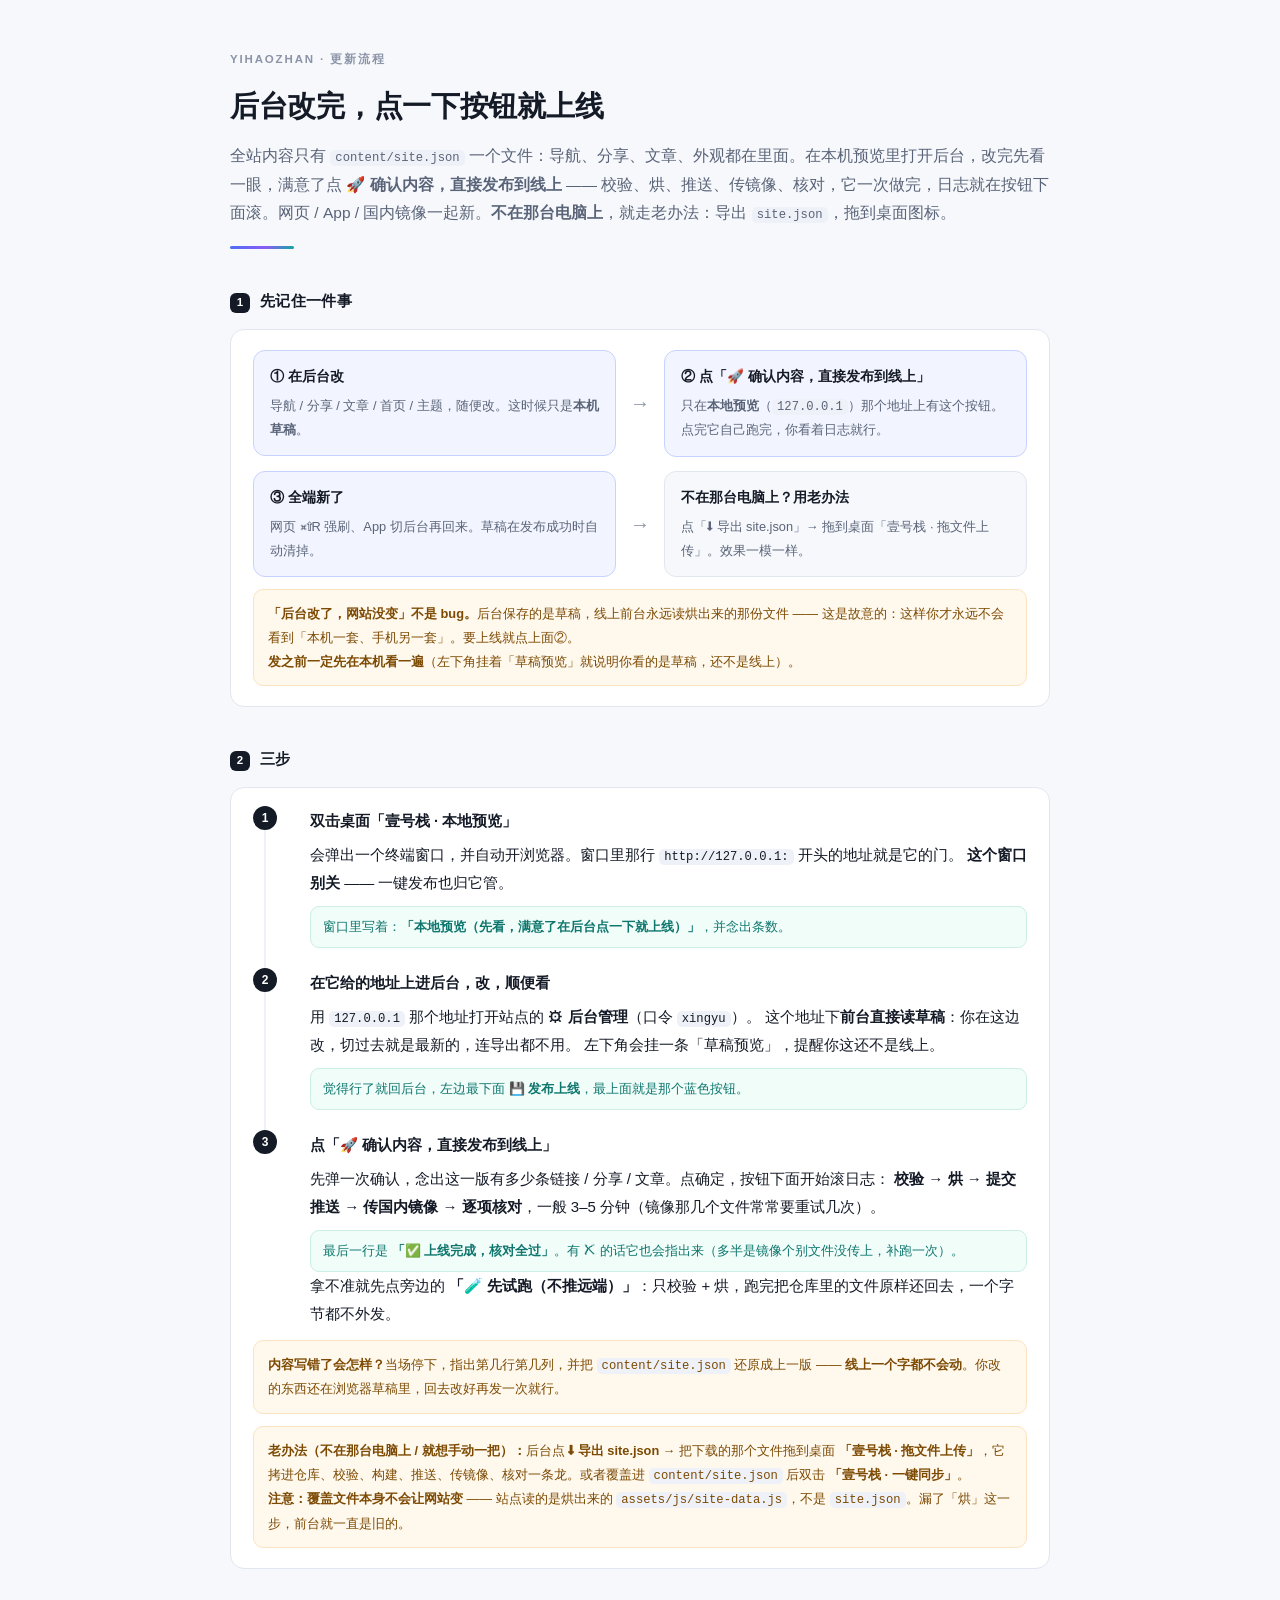
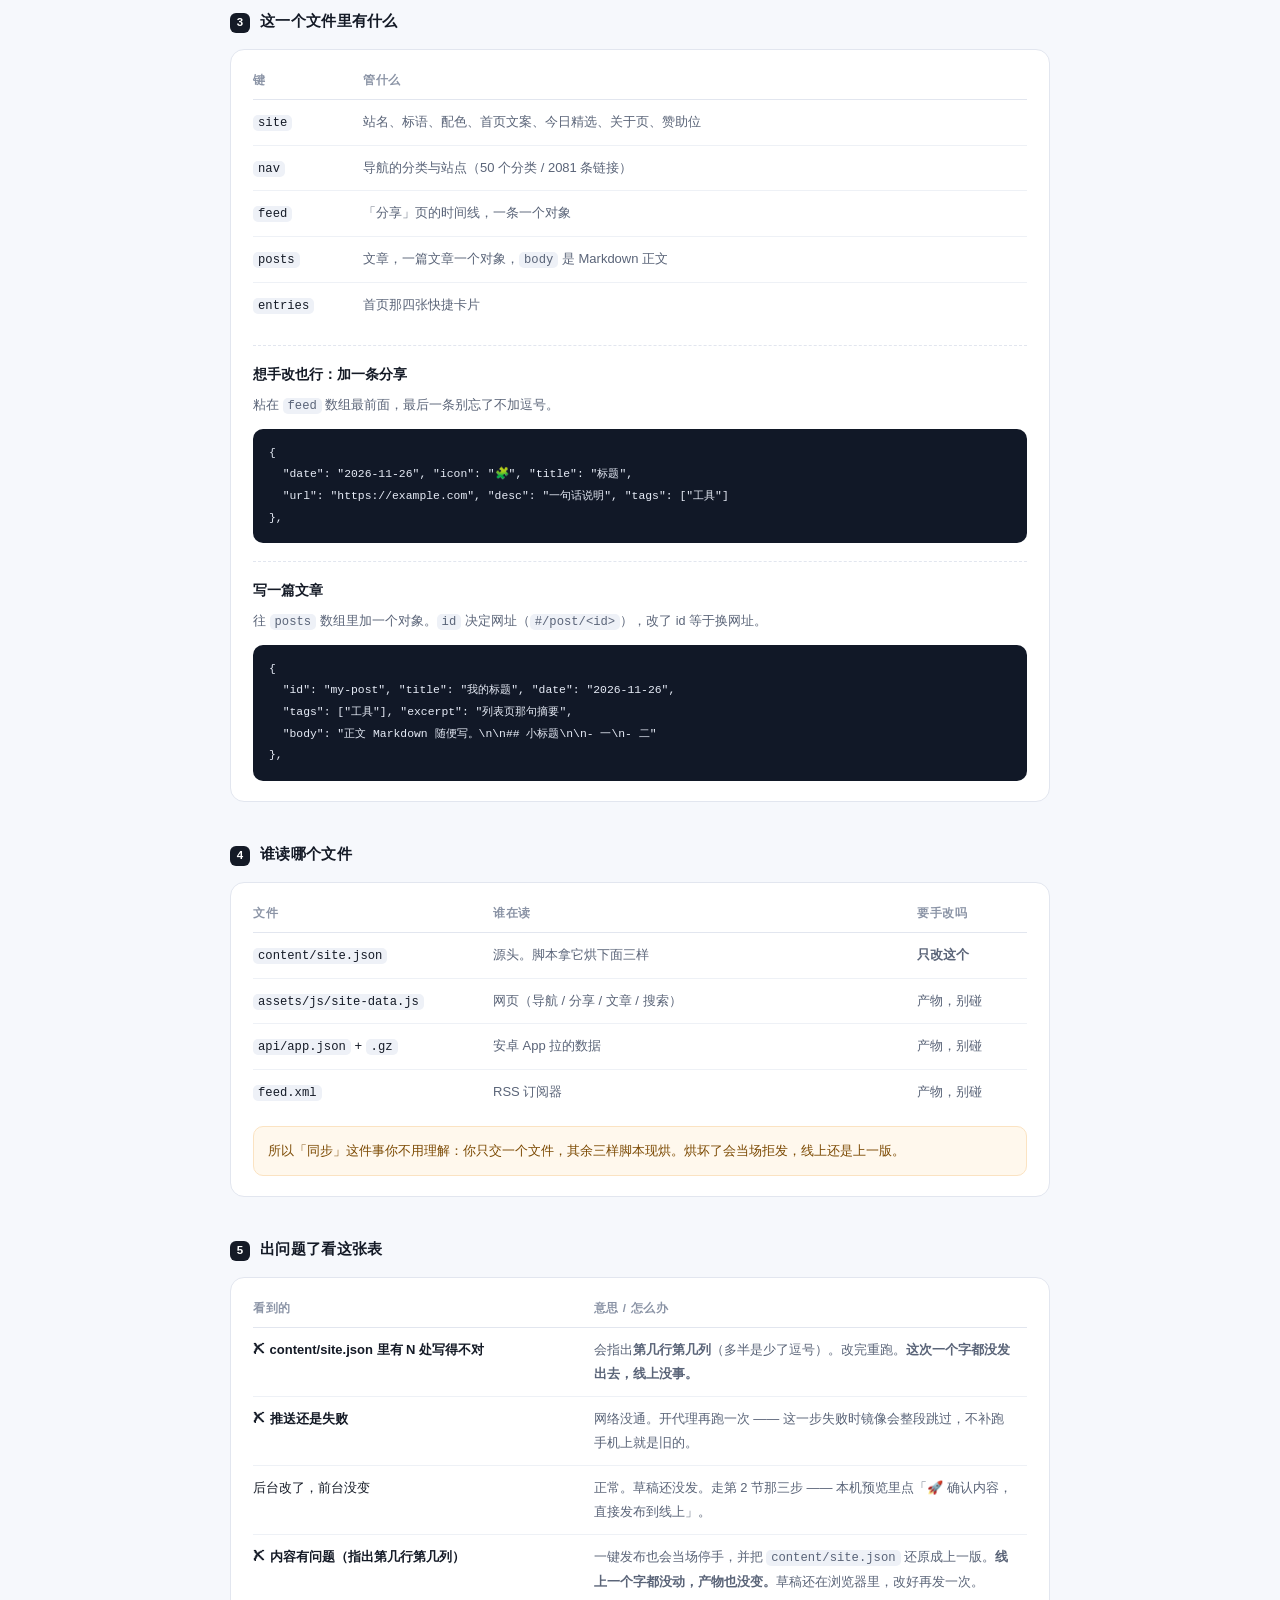
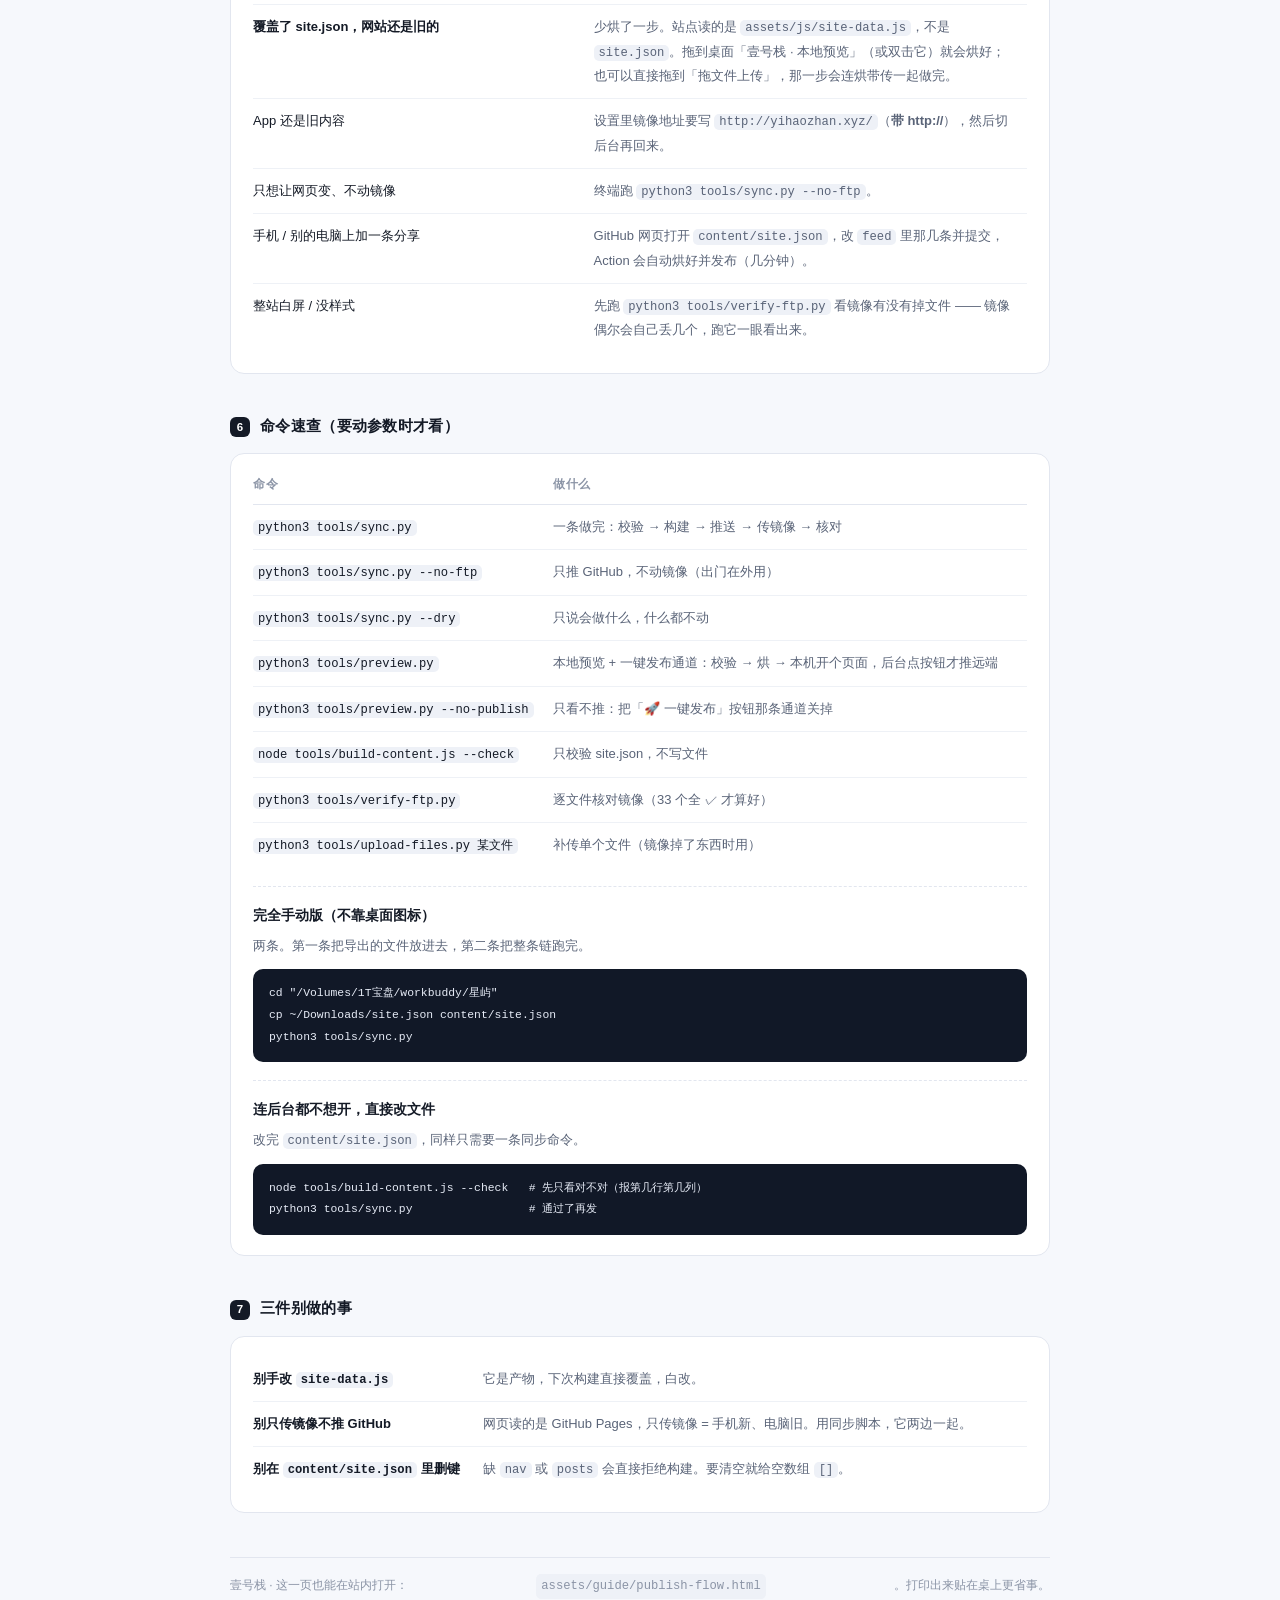
<file: docs/更新流程.html>
<!DOCTYPE html>
<html lang="zh-CN">
<head>
<meta charset="utf-8" />
<meta name="viewport" content="width=device-width, initial-scale=1" />
<title>壹号栈 · 更新流程</title>
<style>
  :root{
    --ink:#141a26; --dim:#5a6478; --mute:#8b94a6;
    --line:#e2e6ef; --line-2:#eef1f6;
    --paper:#ffffff; --wash:#f6f8fc;
    --a1:#4b6ef5; --a2:#8a5cf6; --a3:#12a89d;
    --warn:#c2410c; --ok:#0f766e;
  }
  *{ box-sizing:border-box; }
  html{ -webkit-text-size-adjust:100%; }
  body{
    margin:0; padding:44px 24px 72px;
    background:var(--wash); color:var(--ink);
    font:15px/1.85 -apple-system,BlinkMacSystemFont,"PingFang SC","Hiragino Sans GB","Microsoft YaHei",sans-serif;
    font-feature-settings:"tnum";
  }
  .page{ max-width:820px; margin:0 auto; }
  header{ margin-bottom:30px; }
  .kicker{
    display:inline-block; font-size:11.5px; letter-spacing:.16em; text-transform:uppercase;
    color:var(--mute); font-weight:600; margin-bottom:10px;
  }
  h1{ margin:0 0 8px; font-size:29px; letter-spacing:-.01em; font-weight:700; }
  .lede{ margin:0; color:var(--dim); font-size:15.5px; }
  .rule{ height:3px; width:64px; border-radius:2px; margin:18px 0 0;
    background:linear-gradient(120deg,var(--a1),var(--a2) 55%,var(--a3)); }

  section{ margin-top:38px; }
  h2{
    margin:0 0 14px; font-size:15px; letter-spacing:.02em; font-weight:700;
    display:flex; align-items:baseline; gap:10px;
  }
  h2 .n{
    font-size:11.5px; font-weight:700; color:#fff; background:var(--ink);
    width:20px; height:20px; border-radius:6px; display:inline-flex;
    align-items:center; justify-content:center; flex:0 0 auto;
  }
  p{ margin:0 0 10px; }
  .card{
    background:var(--paper); border:1px solid var(--line); border-radius:14px;
    padding:20px 22px;
  }
  .card > :last-child{ margin-bottom:0; }

  /* 一句话模型 */
  .model{ display:grid; grid-template-columns:1fr auto 1fr; gap:14px; align-items:center; }
  .box{ border:1px solid var(--line); border-radius:12px; padding:14px 16px; background:var(--wash); }
  .box > b{ display:block; font-size:13.5px; margin-bottom:4px; }
  .box > span{ display:block; color:var(--dim); font-size:12.8px; }
  .box--you{ border-color:#c7d2fe; background:#f2f5ff; }
  .arrow{ color:var(--mute); font-size:20px; line-height:1; }
  .mono{ font-family:ui-monospace,SFMono-Regular,Menlo,Consolas,monospace; font-size:12.6px; }
  .gen{ display:flex; flex-direction:column; gap:7px; margin-top:4px; }
  .gen b{ display:inline; font-weight:600; color:var(--ink); }

  /* 步骤 */
  ol.steps{ margin:0; padding:0; list-style:none; counter-reset:s; }
  ol.steps > li{
    counter-increment:s; position:relative; padding:0 0 22px 44px;
    border-left:2px solid var(--line-2); margin-left:11px;
  }
  ol.steps > li:last-child{ border-left-color:transparent; padding-bottom:0; }
  ol.steps > li::before{
    content:counter(s); position:absolute; left:-13px; top:-2px;
    width:24px; height:24px; border-radius:50%; background:var(--ink); color:#fff;
    font-size:12px; font-weight:700; display:flex; align-items:center; justify-content:center;
  }
  ol.steps h3{ margin:0 0 6px; font-size:14.5px; font-weight:700; }
  ol.steps .expect{
    margin:8px 0 0; padding:9px 12px; border-radius:9px;
    background:#f0fdf9; border:1px solid #cdeee6; color:var(--ok);
    font-size:12.8px; line-height:1.7;
  }
  ol.steps .expect b{ color:var(--ok); }

  /* 表格 */
  table{ width:100%; border-collapse:collapse; font-size:13px; }
  th{
    text-align:left; font-size:11.5px; letter-spacing:.06em; color:var(--mute);
    font-weight:600; padding:0 12px 8px 0; border-bottom:1px solid var(--line);
  }
  td{ padding:10px 12px 10px 0; border-bottom:1px solid var(--line-2); vertical-align:top; color:var(--dim); }
  td:first-child{ color:var(--ink); }
  tr:last-child td{ border-bottom:0; }
  code{
    font-family:ui-monospace,SFMono-Regular,Menlo,Consolas,monospace;
    font-size:12.2px; background:#eef1f7; border-radius:5px; padding:1px 5px;
  }
  .bad{ color:var(--warn); font-weight:600; }

  .kv{ display:grid; grid-template-columns:250px 1fr; gap:8px 18px; font-size:13px; align-items:start; }
  .kv dt{ color:var(--mute); font-size:12.4px; }
  .kv dd{ margin:0; color:var(--dim); }

  .note{
    margin-top:12px; padding:12px 14px; border-radius:10px;
    background:#fff8ed; border:1px solid #fbe3c2; font-size:12.8px; color:#7c4a03;
  }
  .note b{ color:#7c4a03; }

  /* 完全手动版：一段可复制的命令 */
  .manual{ margin-top:18px; padding-top:16px; border-top:1px dashed var(--line); }
  .manual h3{ margin:0 0 6px; font-size:14px; }
  .manual .sub{ margin:0; color:var(--dim); font-size:12.6px; }
  pre{
    margin:11px 0 0; padding:14px 16px; border-radius:10px;
    background:#111827; color:#e7ecf7; overflow-x:auto;
    font-family:ui-monospace,SFMono-Regular,Menlo,Consolas,monospace;
    font-size:11.4px; line-height:1.9;
  }
  pre code{ background:none; padding:0; color:inherit; font-size:inherit; }
  .manual .note{ margin-top:12px; }
  footer{
    margin-top:44px; padding-top:16px; border-top:1px solid var(--line);
    color:var(--mute); font-size:12px; display:flex; justify-content:space-between; gap:12px; flex-wrap:wrap;
  }

  @media (max-width:640px){
    body{ padding:26px 16px 56px; }
    .model{ grid-template-columns:1fr; }
    .arrow{ justify-self:center; transform:rotate(90deg); }
    .kv{ grid-template-columns:1fr; gap:2px 0; }
    .kv dd{ margin-bottom:8px; }
  }
  @media print{
    @page{ margin:16mm 14mm; }
    body{ background:#fff; padding:0; font-size:11.5pt; }
    .page{ max-width:none; }
    section{ margin-top:20px; page-break-inside:avoid; }
    .card{ border-color:#ddd; }
    /* 打印时深色底会被丢掉，白字就跟着消失了 —— 必须换成浅底深字 */
    pre{ background:#f6f7fb !important; color:#141b2b !important; border:1px solid #dcdfe8; font-size:9.4pt; line-height:1.7; }
    footer{ margin-top:22px; }
  }
</style>
</head>
<body>
<div class="page">

  <header>
    <div class="kicker">YIHAOZHAN · 更新流程</div>
    <h1>后台改完，点一下按钮就上线</h1>
    <p class="lede">全站内容只有 <code>content/site.json</code> 一个文件：导航、分享、文章、外观都在里面。在本机预览里打开后台，改完先看一眼，满意了点 <b>🚀 确认内容，直接发布到线上</b> —— 校验、烘、推送、传镜像、核对，它一次做完，日志就在按钮下面滚。网页 / App / 国内镜像一起新。<b>不在那台电脑上</b>，就走老办法：导出 <code>site.json</code>，拖到桌面图标。</p>
    <div class="rule"></div>
  </header>

  <section>
    <h2><span class="n">1</span>先记住一件事</h2>
    <div class="card">
      <div class="model">
        <div class="box box--you">
          <b>① 在后台改</b>
          <span>导航 / 分享 / 文章 / 首页 / 主题，随便改。这时候只是<b>本机草稿</b>。</span>
        </div>
        <div class="arrow">→</div>
        <div class="box box--you">
          <b>② 点「🚀 确认内容，直接发布到线上」</b>
          <span>只在<b>本地预览</b>（<code>127.0.0.1</code>）那个地址上有这个按钮。点完它自己跑完，你看着日志就行。</span>
        </div>
      </div>
      <div class="model" style="margin-top:14px">
        <div class="box box--you">
          <b>③ 全端新了</b>
          <span>网页 ⌘⇧R 强刷、App 切后台再回来。草稿在发布成功时自动清掉。</span>
        </div>
        <div class="arrow">→</div>
        <div class="box">
          <b>不在那台电脑上？用老办法</b>
          <span>点「⬇ 导出 site.json」→ 拖到桌面「壹号栈 · 拖文件上传」。效果一模一样。</span>
        </div>
      </div>
      <div class="note">
        <b>「后台改了，网站没变」不是 bug。</b>后台保存的是草稿，线上前台永远读烘出来的那份文件 ——
        这是故意的：这样你才永远不会看到「本机一套、手机另一套」。要上线就点上面②。
        <br><b>发之前一定先在本机看一遍</b>（左下角挂着「草稿预览」就说明你看的是草稿，还不是线上）。
      </div>
    </div>
  </section>

  <section>
    <h2><span class="n">2</span>三步</h2>
    <div class="card">
      <ol class="steps">
        <li>
          <h3>双击桌面「壹号栈 · 本地预览」</h3>
          <p>会弹出一个终端窗口，并自动开浏览器。窗口里那行 <code>http://127.0.0.1:</code> 开头的地址就是它的门。
            <b>这个窗口别关</b> —— 一键发布也归它管。</p>
          <p class="expect">窗口里写着：<b>「本地预览（先看，满意了在后台点一下就上线）」</b>，并念出条数。</p>
        </li>
        <li>
          <h3>在它给的地址上进后台，改，顺便看</h3>
          <p>用 <code>127.0.0.1</code> 那个地址打开站点的 <b>⚙︎ 后台管理</b>（口令 <code>xingyu</code>）。
            这个地址下<b>前台直接读草稿</b>：你在这边改，切过去就是最新的，连导出都不用。
            左下角会挂一条「草稿预览」，提醒你这还不是线上。</p>
          <p class="expect">觉得行了就回后台，左边最下面 <b>💾 发布上线</b>，最上面就是那个蓝色按钮。</p>
        </li>
        <li>
          <h3>点「🚀 确认内容，直接发布到线上」</h3>
          <p>先弹一次确认，念出这一版有多少条链接 / 分享 / 文章。点确定，按钮下面开始滚日志：
            <b>校验 → 烘 → 提交推送 → 传国内镜像 → 逐项核对</b>，一般 3–5 分钟（镜像那几个文件常常要重试几次）。</p>
          <p class="expect">最后一行是 <b>「✅ 上线完成，核对全过」</b>。有 ✗ 的话它也会指出来（多半是镜像个别文件没传上，补跑一次）。</p>
          <p>拿不准就先点旁边的 <b>「🧪 先试跑（不推远端）」</b>：只校验 + 烘，跑完把仓库里的文件原样还回去，一个字节都不外发。</p>
        </li>
      </ol>
      <div class="note">
        <b>内容写错了会怎样？</b>当场停下，指出第几行第几列，并把 <code>content/site.json</code> 还原成上一版 ——
        <b>线上一个字都不会动</b>。你改的东西还在浏览器草稿里，回去改好再发一次就行。
      </div>
      <div class="note">
        <b>老办法（不在那台电脑上 / 就想手动一把）：</b>后台点 <b>⬇ 导出 site.json</b> → 把下载的那个文件拖到桌面
        <b>「壹号栈 · 拖文件上传」</b>，它拷进仓库、校验、构建、推送、传镜像、核对一条龙。或者覆盖进
        <code>content/site.json</code> 后双击 <b>「壹号栈 · 一键同步」</b>。
        <br><b>注意：覆盖文件本身不会让网站变</b> —— 站点读的是烘出来的
        <code>assets/js/site-data.js</code>，不是 <code>site.json</code>。漏了「烘」这一步，前台就一直是旧的。
      </div>
    </div>
  </section>

  <section>
    <h2><span class="n">3</span>这一个文件里有什么</h2>
    <div class="card">
      <table>
        <thead><tr><th style="width:110px">键</th><th>管什么</th></tr></thead>
        <tbody>
          <tr><td><code>site</code></td><td>站名、标语、配色、首页文案、今日精选、关于页、赞助位</td></tr>
          <tr><td><code>nav</code></td><td>导航的分类与站点（50 个分类 / 2081 条链接）</td></tr>
          <tr><td><code>feed</code></td><td>「分享」页的时间线，一条一个对象</td></tr>
          <tr><td><code>posts</code></td><td>文章，一篇文章一个对象，<code>body</code> 是 Markdown 正文</td></tr>
          <tr><td><code>entries</code></td><td>首页那四张快捷卡片</td></tr>
        </tbody>
      </table>

      <div class="manual">
        <h3>想手改也行：加一条分享</h3>
        <p class="sub">粘在 <code>feed</code> 数组最前面，最后一条别忘了不加逗号。</p>
        <pre><code>{
  "date": "2026-11-26", "icon": "🧩", "title": "标题",
  "url": "https://example.com", "desc": "一句话说明", "tags": ["工具"]
},</code></pre>
      </div>

      <div class="manual">
        <h3>写一篇文章</h3>
        <p class="sub">往 <code>posts</code> 数组里加一个对象。<code>id</code> 决定网址（<code>#/post/&lt;id&gt;</code>），改了 id 等于换网址。</p>
        <pre><code>{
  "id": "my-post", "title": "我的标题", "date": "2026-11-26",
  "tags": ["工具"], "excerpt": "列表页那句摘要",
  "body": "正文 Markdown 随便写。\n\n## 小标题\n\n- 一\n- 二"
},</code></pre>
      </div>
    </div>
  </section>

  <section>
    <h2><span class="n">4</span>谁读哪个文件</h2>
    <div class="card">
      <table>
        <thead><tr><th style="width:240px">文件</th><th>谁在读</th><th style="width:110px">要手改吗</th></tr></thead>
        <tbody>
          <tr><td><code>content/site.json</code></td><td>源头。脚本拿它烘下面三样</td><td><b>只改这个</b></td></tr>
          <tr><td><code>assets/js/site-data.js</code></td><td>网页（导航 / 分享 / 文章 / 搜索）</td><td>产物，别碰</td></tr>
          <tr><td><code>api/app.json</code> + <code>.gz</code></td><td>安卓 App 拉的数据</td><td>产物，别碰</td></tr>
          <tr><td><code>feed.xml</code></td><td>RSS 订阅器</td><td>产物，别碰</td></tr>
        </tbody>
      </table>
      <div class="note">
        所以「同步」这件事你不用理解：你只交一个文件，其余三样脚本现烘。烘坏了会当场拒发，线上还是上一版。
      </div>
    </div>
  </section>

  <section>
    <h2><span class="n">5</span>出问题了看这张表</h2>
    <div class="card">
      <table>
        <thead><tr><th style="width:44%">看到的</th><th>意思 / 怎么办</th></tr></thead>
        <tbody>
          <tr><td class="bad">✗ content/site.json 里有 N 处写得不对</td><td>会指出<b>第几行第几列</b>（多半是少了逗号）。改完重跑。<b>这次一个字都没发出去，线上没事。</b></td></tr>
          <tr><td class="bad">✗ 推送还是失败</td><td>网络没通。开代理再跑一次 —— 这一步失败时镜像会整段跳过，不补跑手机上就是旧的。</td></tr>
          <tr><td>后台改了，前台没变</td><td>正常。草稿还没发。走第 2 节那三步 —— 本机预览里点「🚀 确认内容，直接发布到线上」。</td></tr>
          <tr><td class="bad">✗ 内容有问题（指出第几行第几列）</td><td>一键发布也会当场停手，并把 <code>content/site.json</code> 还原成上一版。<b>线上一个字都没动，产物也没变。</b>草稿还在浏览器里，改好再发一次。</td></tr>
          <tr><td class="bad">覆盖了 site.json，网站还是旧的</td><td>少烘了一步。站点读的是 <code>assets/js/site-data.js</code>，不是 <code>site.json</code>。拖到桌面「壹号栈 · 本地预览」（或双击它）就会烘好；也可以直接拖到「拖文件上传」，那一步会连烘带传一起做完。</td></tr>
          <tr><td>App 还是旧内容</td><td>设置里镜像地址要写 <code>http://yihaozhan.xyz/</code>（<b>带 http://</b>），然后切后台再回来。</td></tr>
          <tr><td>只想让网页变、不动镜像</td><td>终端跑 <code>python3 tools/sync.py --no-ftp</code>。</td></tr>
          <tr><td>手机 / 别的电脑上加一条分享</td><td>GitHub 网页打开 <code>content/site.json</code>，改 <code>feed</code> 里那几条并提交，Action 会自动烘好并发布（几分钟）。</td></tr>
          <tr><td>整站白屏 / 没样式</td><td>先跑 <code>python3 tools/verify-ftp.py</code> 看镜像有没有掉文件 —— 镜像偶尔会自己丢几个，跑它一眼看出来。</td></tr>
        </tbody>
      </table>
    </div>
  </section>

  <section>
    <h2><span class="n">6</span>命令速查（要动参数时才看）</h2>
    <div class="card">
      <table>
        <thead><tr><th style="width:300px">命令</th><th>做什么</th></tr></thead>
        <tbody>
          <tr><td><code>python3 tools/sync.py</code></td><td>一条做完：校验 → 构建 → 推送 → 传镜像 → 核对</td></tr>
          <tr><td><code>python3 tools/sync.py --no-ftp</code></td><td>只推 GitHub，不动镜像（出门在外用）</td></tr>
          <tr><td><code>python3 tools/sync.py --dry</code></td><td>只说会做什么，什么都不动</td></tr>
          <tr><td><code>python3 tools/preview.py</code></td><td>本地预览 + 一键发布通道：校验 → 烘 → 本机开个页面，后台点按钮才推远端</td></tr>
          <tr><td><code>python3 tools/preview.py --no-publish</code></td><td>只看不推：把「🚀 一键发布」按钮那条通道关掉</td></tr>
          <tr><td><code>node tools/build-content.js --check</code></td><td>只校验 site.json，不写文件</td></tr>
          <tr><td><code>python3 tools/verify-ftp.py</code></td><td>逐文件核对镜像（33 个全 ✓ 才算好）</td></tr>
          <tr><td><code>python3 tools/upload-files.py 某文件</code></td><td>补传单个文件（镜像掉了东西时用）</td></tr>
        </tbody>
      </table>

      <div class="manual">
        <h3>完全手动版（不靠桌面图标）</h3>
        <p class="sub">两条。第一条把导出的文件放进去，第二条把整条链跑完。</p>
        <pre><code>cd "/Volumes/1T宝盘/workbuddy/星屿"
cp ~/Downloads/site.json content/site.json
python3 tools/sync.py</code></pre>
      </div>

      <div class="manual">
        <h3>连后台都不想开，直接改文件</h3>
        <p class="sub">改完 <code>content/site.json</code>，同样只需要一条同步命令。</p>
        <pre><code>node tools/build-content.js --check   # 先只看对不对（报第几行第几列）
python3 tools/sync.py                 # 通过了再发</code></pre>
      </div>
    </div>
  </section>

  <section>
    <h2><span class="n">7</span>三件别做的事</h2>
    <div class="card">
      <table>
        <tbody>
          <tr><td style="width:230px"><b>别手改 <code>site-data.js</code></b></td><td>它是产物，下次构建直接覆盖，白改。</td></tr>
          <tr><td><b>别只传镜像不推 GitHub</b></td><td>网页读的是 GitHub Pages，只传镜像 = 手机新、电脑旧。用同步脚本，它两边一起。</td></tr>
          <tr><td><b>别在 <code>content/site.json</code> 里删键</b></td><td>缺 <code>nav</code> 或 <code>posts</code> 会直接拒绝构建。要清空就给空数组 <code>[]</code>。</td></tr>
        </tbody>
      </table>
    </div>
  </section>

  <footer>
    壹号栈 · 这一页也能在站内打开：<code>assets/guide/publish-flow.html</code>。打印出来贴在桌上更省事。
  </footer>

</div>
</body>
</html>
</file>
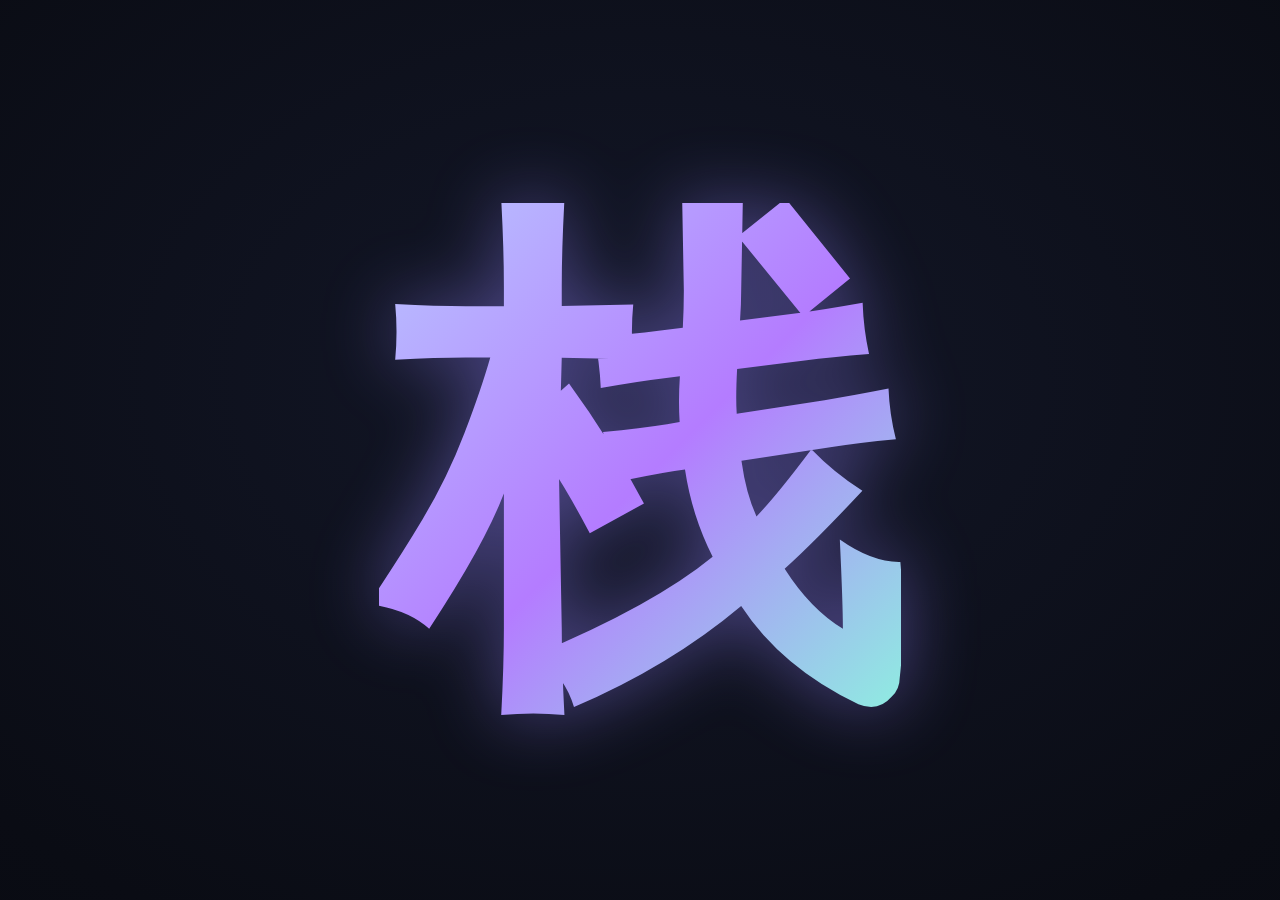
<file: tools/icon.html>
<!DOCTYPE html>
<html lang="zh-CN">
<head>
<meta charset="UTF-8" />
<title>应用图标模板（正方形，tools/shot-icon.js 截 512/192/180 三档）</title>
<style>
  /* 站点应用图标的源版式：满版深底 + 中央渐变「栈」字（v134 前是四角星） */
  * { margin: 0; padding: 0; box-sizing: border-box; }
  html, body { width: 100%; height: 100%; overflow: hidden; }
  body {
    background: #0a0c14;
    background-image: radial-gradient(120% 120% at 50% 42%, #131728 0%, #0a0c14 58%, #07080f 100%);
    display: grid; place-items: center;
    font-family: -apple-system, "PingFang SC", "Hiragino Sans GB", "Microsoft YaHei", sans-serif;
  }
  .zi {
    font-size: 58vmin; line-height: 1; font-weight: 800;
    background: linear-gradient(135deg, #b9c6ff 0%, #b47cff 52%, #8ef0e0 100%);
    -webkit-background-clip: text; background-clip: text; color: transparent;
    filter: drop-shadow(0 0 4vmin rgba(148,130,255,.45));
    transform: translateY(1.5vmin); /* 视觉重心略上，字往下沉一点找平衡 */
  }
</style>
</head>
<body><span class="zi">栈</span></body>
</html>
</file>
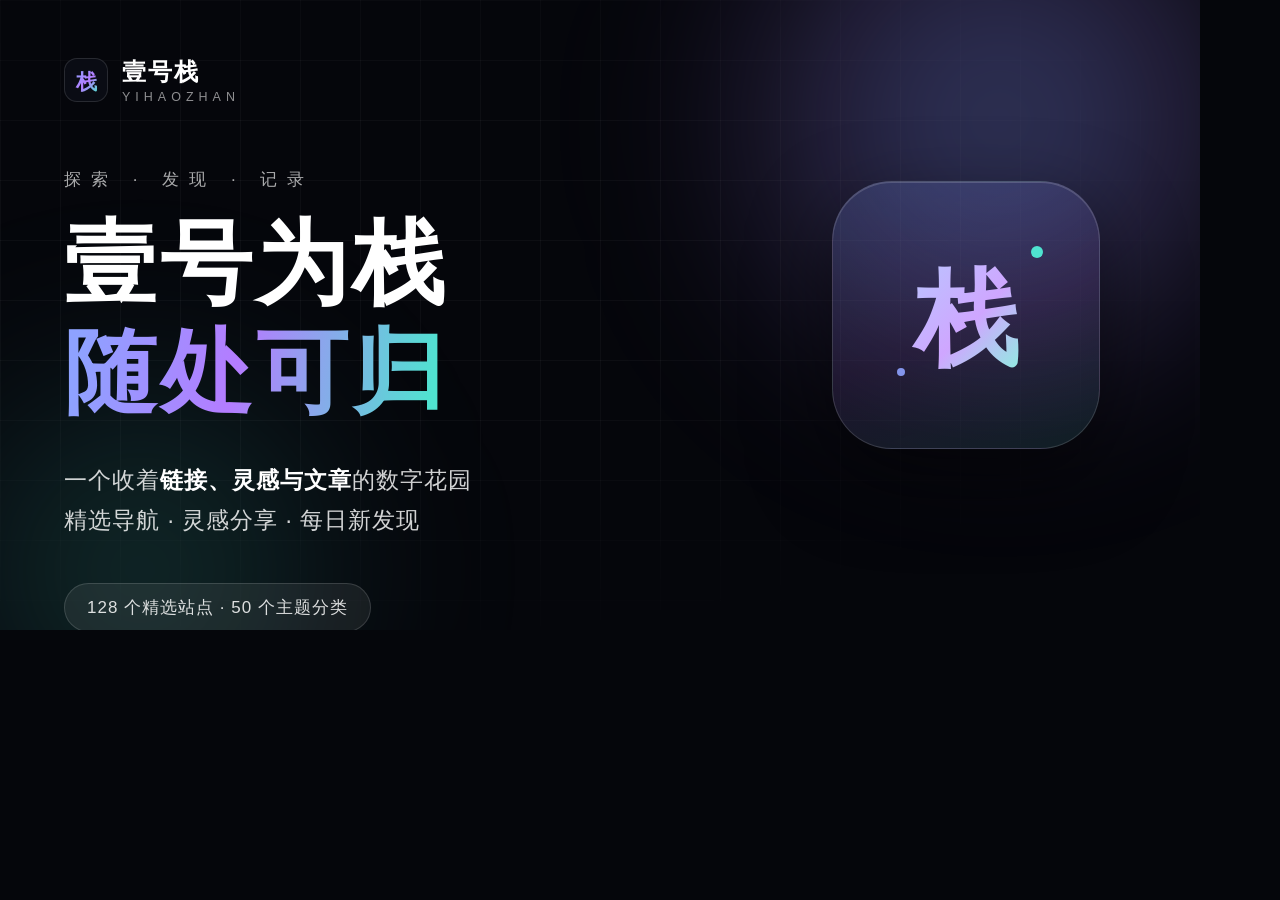
<file: tools/og-cover.html>
<!DOCTYPE html>
<html lang="zh-CN">
<head>
<meta charset="UTF-8" />
<title>og-cover 模板（1200×630，tools/shot-og.js 截图用）</title>
<style>
  /* 站点分享封面的源版式：改文案后跑 node tools/shot-og.js 重新出 assets/og-cover.png */
  * { margin: 0; padding: 0; box-sizing: border-box; }
  html, body { width: 1200px; height: 630px; overflow: hidden; }
  body {
    font-family: -apple-system, "PingFang SC", "Hiragino Sans GB", "Microsoft YaHei", sans-serif;
    background: #05060b; color: #fff; position: relative;
  }
  /* 极光光斑：右上紫蓝、左下青绿，跟站点背景一个调 */
  .glow { position: absolute; border-radius: 50%; filter: blur(90px); }
  .glow--tr { width: 560px; height: 560px; right: -80px; top: -160px;
    background: radial-gradient(circle, rgba(124,156,255,.38), rgba(180,124,255,.18) 55%, transparent 75%); }
  .glow--bl { width: 520px; height: 520px; left: -120px; bottom: -200px;
    background: radial-gradient(circle, rgba(79,227,208,.22), transparent 70%); }
  /* 细网格，隐约压住纯黑 */
  .grid { position: absolute; inset: 0;
    background-image: linear-gradient(rgba(255,255,255,.035) 1px, transparent 1px),
                      linear-gradient(90deg, rgba(255,255,255,.035) 1px, transparent 1px);
    background-size: 60px 60px; mask-image: radial-gradient(ellipse at 30% 40%, #000 30%, transparent 80%); }

  .wrap { position: absolute; inset: 0; padding: 56px 64px; display: flex; }

  .left { flex: 1 1 auto; display: flex; flex-direction: column; }
  .brand { display: flex; align-items: center; gap: 14px; }
  .brand__mark { width: 44px; height: 44px; border-radius: 13px; background: #0a0c14;
    border: 1px solid rgba(255,255,255,.12); display: grid; place-items: center; }
  .brand__name b { font-size: 24px; letter-spacing: 2px; }
  .brand__name em { display: block; font-style: normal; font-size: 12.5px; letter-spacing: 5px;
    color: rgba(255,255,255,.55); margin-top: 2px; }
  .eyebrow { margin-top: 64px; font-size: 17px; letter-spacing: 10px; color: rgba(255,255,255,.66); }
  .slogan { margin-top: 18px; line-height: 1.18; font-weight: 800; letter-spacing: 4px; }
  .slogan .l1 { font-size: 92px; color: #fff; }
  .slogan .l2 { font-size: 92px;
    background: linear-gradient(100deg, #8ea2ff 5%, #b47cff 45%, #4fe3d0 95%);
    -webkit-background-clip: text; background-clip: text; color: transparent; }
  .lede { margin-top: 34px; font-size: 23px; line-height: 1.75; color: rgba(255,255,255,.82); letter-spacing: 1px; }
  .lede b { color: #fff; }
  .badge { margin-top: 42px; align-self: flex-start; display: inline-flex; align-items: center; gap: 10px;
    padding: 12px 22px; border-radius: 999px; font-size: 17px; letter-spacing: 1px;
    background: rgba(255,255,255,.07); border: 1px solid rgba(255,255,255,.14); color: rgba(255,255,255,.85); }

  /* 右侧：大号图标卡（手机主屏图标的放大版） */
  .right { flex: 0 0 340px; display: grid; place-items: center; }
  .appcard { width: 268px; height: 268px; border-radius: 60px; position: relative;
    background: linear-gradient(160deg, rgba(124,156,255,.20), rgba(180,124,255,.12) 55%, rgba(79,227,208,.10));
    border: 1px solid rgba(255,255,255,.14);
    box-shadow: 0 30px 80px rgba(0,0,0,.55), inset 0 1px 0 rgba(255,255,255,.16);
    display: grid; place-items: center; }
  .appcard .spark { width: 128px; height: 128px; }
  .appcard .dot { position: absolute; border-radius: 50%; }
  .appcard .dot--t { width: 12px; height: 12px; right: 56px; top: 64px; background: #4fe3d0; }
  .appcard .dot--b { width: 8px; height: 8px; left: 64px; bottom: 72px; background: rgba(142,162,255,.9); }
</style>
</head>
<body>
  <div class="glow glow--tr"></div>
  <div class="glow glow--bl"></div>
  <div class="grid"></div>

  <div class="wrap">
    <div class="left">
      <div class="brand">
        <span class="brand__mark">
          <svg width="30" height="30" viewBox="0 0 32 32" aria-hidden="true">
            <defs>
              <linearGradient id="lg" x1="0" y1="0" x2="1" y2="1">
                <stop offset="0" stop-color="#8ea2ff"/><stop offset=".55" stop-color="#b47cff"/><stop offset="1" stop-color="#4fe3d0"/>
              </linearGradient>
            </defs>
            <text x="16" y="17.5" text-anchor="middle" dominant-baseline="central" font-size="22" font-weight="800" font-family="-apple-system,'PingFang SC','Microsoft YaHei',sans-serif" fill="url(#lg)">栈</text>
          </svg>
        </span>
        <span class="brand__name"><b>壹号栈</b><em>YIHAOZHAN</em></span>
      </div>

      <div class="eyebrow">探索 · 发现 · 记录</div>
      <h1 class="slogan"><span class="l1">壹号为栈</span><br /><span class="l2">随处可归</span></h1>
      <p class="lede">一个收着<b>链接、灵感与文章</b>的数字花园<br />精选导航 · 灵感分享 · 每日新发现</p>
      <span class="badge">128 个精选站点 · 50 个主题分类</span>
    </div>

    <div class="right">
      <div class="appcard">
        <svg class="spark" viewBox="0 0 32 32" aria-hidden="true">
          <defs>
            <linearGradient id="sg" x1="0" y1="0" x2="1" y2="1">
              <stop offset="0" stop-color="#b9c6ff"/><stop offset=".55" stop-color="#cfa6ff"/><stop offset="1" stop-color="#8ef0e0"/>
            </linearGradient>
          </defs>
          <text x="16" y="17" text-anchor="middle" dominant-baseline="central" font-size="26" font-weight="800" font-family="-apple-system,'PingFang SC','Microsoft YaHei',sans-serif" fill="url(#sg)">栈</text>
        </svg>
        <span class="dot dot--t"></span><span class="dot dot--b"></span>
      </div>
    </div>
  </div>
</body>
</html>
</file>
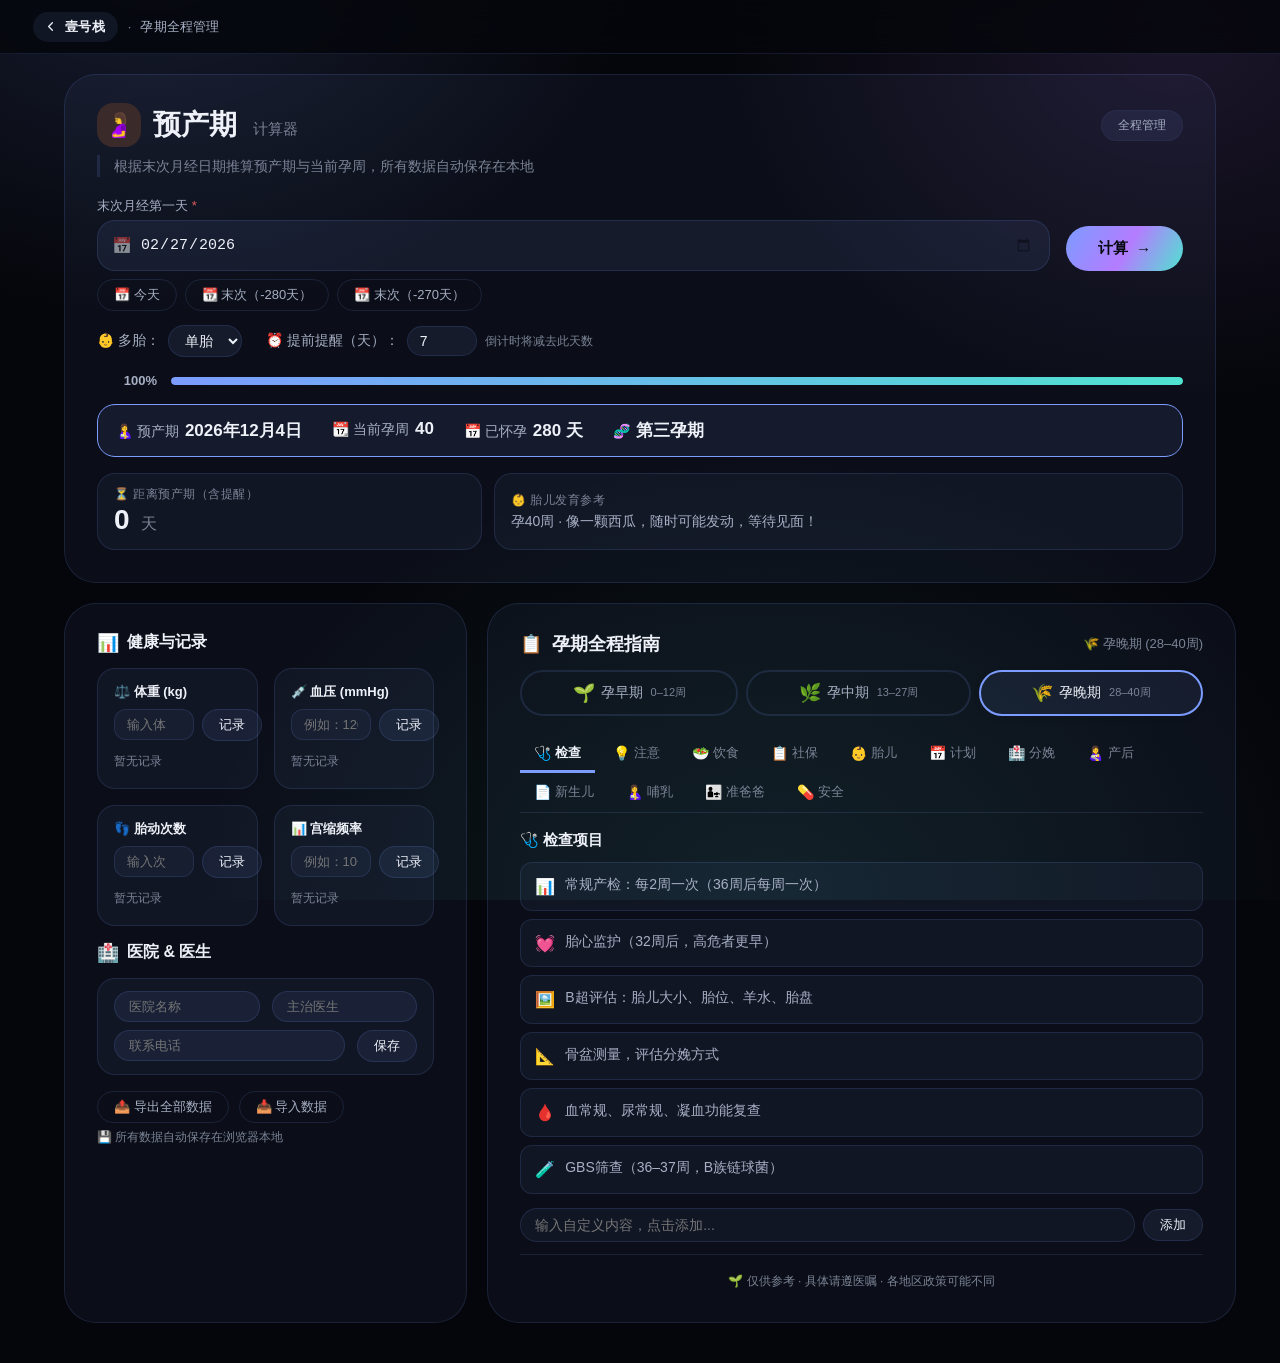
<file: assets/tools/yuchanqi.html>
<!DOCTYPE html>
<html lang="zh-CN">
<head>
    <meta charset="UTF-8" />
    <meta name="viewport" content="width=device-width, initial-scale=1.0, maximum-scale=1.0, user-scalable=yes" />
    <title>孕期全程管理 · 预产期计算</title>
<script>
/* 首帧就定好主题，跟壹号栈主站保持一致 */
(function () {
  var t = null;
  try { t = localStorage.getItem('xingyu.theme.v1'); } catch (e) {}
  if (!t) { try { var c = localStorage.getItem('xingyu.config.v1'); t = c && JSON.parse(c).themeDefault; } catch (e) {} }
  if (t !== 'light' && t !== 'dark') t = 'dark';
  document.documentElement.setAttribute('data-xy-theme', t);
})();
</script>
<link rel="icon" href="data:image/svg+xml,%3Csvg xmlns='http://www.w3.org/2000/svg' viewBox='0 0 32 32'%3E%3Cdefs%3E%3ClinearGradient id='g' x1='0' y1='0' x2='1' y2='1'%3E%3Cstop offset='0' stop-color='%237c9cff'/%3E%3Cstop offset='.55' stop-color='%23b47cff'/%3E%3Cstop offset='1' stop-color='%234fe3d0'/%3E%3C/linearGradient%3E%3C/defs%3E%3Crect width='32' height='32' rx='9' fill='%230a0c14'/%3E%3Ctext x='16' y='17.5' text-anchor='middle' dominant-baseline='central' font-size='21' font-weight='800' font-family='PingFang SC,Hiragino Sans GB,Microsoft YaHei,sans-serif' fill='url(%23g)'%3E%E6%A0%88%3C/text%3E%3C/svg%3E" />
<link rel="stylesheet" href="_shell.css">
    <link rel="manifest" href="../../manifest.webmanifest" />
    <meta name="theme-color" content="#2d3a4a" />
    <meta name="apple-mobile-web-app-capable" content="yes" />
    <meta name="apple-mobile-web-app-status-bar-style" content="black-translucent" />
    <style>
        /* ============================================================
           全局重置 & 变量
           ============================================================ */
        * {
            margin: 0;
            padding: 0;
            box-sizing: border-box;
        }
        :root {
            --bg: #f5f7fa;
            --card-bg: rgba(255, 255, 255, 0.88);
            --card-border: rgba(255, 255, 255, 0.5);
            --shadow: 0 20px 60px rgba(0, 20, 30, 0.08), 0 8px 24px rgba(0, 0, 0, 0.04);
            --text-primary: #1a2634;
            --text-secondary: #4a5a6e;
            --text-muted: #8a9aa8;
            --accent: #2d3a4a;
            --accent-light: #f0f5fe;
            --border-color: #dce3ec;
            --radius: 28px;
            --radius-sm: 18px;
            --font: -apple-system, BlinkMacSystemFont, "Segoe UI", Roboto, "Helvetica Neue", Arial, sans-serif;
            --transition: 0.25s ease;
            --progress-bg: #e9edf2;
            --progress-fill: #4a7a9a;
        }
        
        body {
            font-family: var(--font);
            background: var(--bg);
            min-height: 100vh;
            padding: 12px;
            display: flex;
            align-items: flex-start;
            justify-content: center;
            background: linear-gradient(145deg, #f0f4f8 0%, #e2e8f0 100%);
        }
        

        .app-wrapper {
            max-width: 100%;
            width: 100%;
            padding: 4px 12px 20px;
            display: grid;
            grid-template-columns: 1fr;
            gap: 16px;
        }

        /* 卡片通用 */
        .card {
            background: var(--card-bg);
            backdrop-filter: blur(8px);
            -webkit-backdrop-filter: blur(8px);
            border-radius: var(--radius);
            padding: 24px 28px 28px;
            box-shadow: var(--shadow);
            border: 1px solid var(--card-border);
            transition: background var(--transition);
        }

        /* ===== 顶部卡片 ===== */
        .top-card .header {
            display: flex;
            align-items: center;
            justify-content: space-between;
            flex-wrap: wrap;
            gap: 12px;
            margin-bottom: 6px;
        }
        .top-card .header-left {
            display: flex;
            align-items: center;
            gap: 12px;
        }
        .icon-heart {
            width: 44px;
            height: 44px;
            background: #fde8e8;
            border-radius: 16px;
            display: flex;
            align-items: center;
            justify-content: center;
            font-size: 24px;
            color: #e25c5c;
            box-shadow: 0 4px 10px rgba(226, 92, 92, 0.12);
            flex-shrink: 0;
        }
        html[data-xy-theme="dark"] .icon-heart { background: #3a2a2a; color: #e07070; }
        .title {
            font-size: 26px;
            font-weight: 700;
            color: var(--text-primary);
        }
        .title small {
            font-size: 15px;
            font-weight: 400;
            color: var(--text-muted);
            margin-left: 8px;
        }
        .badge {
            background: #eef2f6;
            padding: 6px 16px;
            border-radius: 40px;
            font-size: 12px;
            font-weight: 500;
            color: var(--text-secondary);
            border: 1px solid rgba(255, 255, 255, 0.3);
            white-space: nowrap;
        }
        html[data-xy-theme="dark"] .badge { background: var(--xy-panel-2); color: var(--xy-dim); border-color: var(--xy-panel); }
        .subhead {
            font-size: 14px;
            color: var(--text-muted);
            margin: 8px 0 20px 0;
            padding-left: 14px;
            border-left: 3px solid var(--border-color);
            line-height: 1.6;
        }

        /* 计算器输入行 */
        .calc-row {
            display: flex;
            flex-wrap: wrap;
            align-items: flex-end;
            gap: 12px 16px;
        }
        .calc-row .field {
            flex: 2 1 220px;
            min-width: 160px;
        }
        .calc-row .field label {
            display: block;
            font-size: 13px;
            font-weight: 500;
            color: var(--text-secondary);
            margin-bottom: 5px;
        }
        .calc-row .field label .required {
            color: #e25c5c;
        }
        .input-wrapper {
            display: flex;
            align-items: center;
            background: #ffffff;
            border-radius: var(--radius-sm);
            border: 1.5px solid var(--border-color);
            transition: border-color var(--transition), box-shadow var(--transition);
        }
        html[data-xy-theme="dark"] .input-wrapper { background: var(--xy-panel-2); border-color: var(--xy-line); }
        .input-wrapper:focus-within {
            border-color: #b4c8e0;
            box-shadow: 0 4px 14px rgba(60, 100, 150, 0.08);
        }
        .input-wrapper .icon-input {
            padding: 0 0 0 14px;
            font-size: 16px;
            opacity: 0.5;
            user-select: none;
        }
        .input-wrapper input {
            width: 100%;
            padding: 13px 14px 13px 8px;
            border: none;
            background: transparent;
            font-size: 15px;
            color: var(--text-primary);
            outline: none;
            min-height: 48px;
        }
        input[type="date"] {
            appearance: none;
            -webkit-appearance: none;
            color: var(--text-primary);
        }
        input[type="date"]::-webkit-calendar-picker-indicator {
            opacity: 0.4;
            padding: 4px;
            cursor: pointer;
        }
        .btn-primary {
            padding: 13px 32px;
            background: var(--accent);
            border: none;
            border-radius: 40px;
            font-size: 15px;
            font-weight: 600;
            color: #ffffff;
            cursor: pointer;
            transition: all var(--transition);
            box-shadow: 0 6px 18px rgba(45, 58, 74, 0.12);
            display: inline-flex;
            align-items: center;
            gap: 8px;
            white-space: nowrap;
            flex-shrink: 0;
        }
        .btn-primary:active {
            transform: scale(0.97);
            background: #1f2a36;
        }
        html[data-xy-theme="dark"] .btn-primary { background: #4a5f74; box-shadow: 0 6px 18px rgba(0, 0, 0, 0.25); }
html[data-xy-theme="dark"] .btn-primary:active { background: #3a4e62; }
        .btn-sm {
            padding: 6px 16px;
            font-size: 13px;
            border-radius: 30px;
            border: 1px solid var(--border-color);
            background: transparent;
            color: var(--text-secondary);
            cursor: pointer;
            transition: all var(--transition);
            white-space: nowrap;
        }
        .btn-sm:hover {
            background: var(--accent-light);
        }
        .btn-sm.primary {
            background: var(--accent);
            color: #fff;
            border-color: var(--accent);
        }
        .btn-sm.primary:hover {
            opacity: 0.85;
        }

        /* 快捷按钮 */
        .quick-btns {
            display: flex;
            flex-wrap: wrap;
            gap: 8px;
            margin-top: 8px;
        }

        /* 多胎 & 提醒 */
        .row-flex {
            display: flex;
            flex-wrap: wrap;
            gap: 16px 24px;
            margin-top: 14px;
            align-items: center;
        }
        .row-flex .item {
            display: flex;
            align-items: center;
            gap: 8px;
            font-size: 14px;
            color: var(--text-secondary);
        }
        .row-flex .item select,
        .row-flex .item input[type="number"] {
            padding: 6px 12px;
            border-radius: 20px;
            border: 1px solid var(--border-color);
            background: var(--card-bg);
            color: var(--text-primary);
            font-size: 14px;
            outline: none;
        }
        .row-flex .item input[type="number"] {
            width: 70px;
        }
        html[data-xy-theme="dark"] .row-flex .item select, html[data-xy-theme="dark"] .row-flex .item input[type="number"] { background: var(--xy-panel-2); border-color: var(--xy-line); color: var(--xy-text); }

        /* 进度条 */
        .progress-wrap {
            margin-top: 16px;
            display: flex;
            align-items: center;
            gap: 14px;
        }
        .progress-track {
            flex: 1;
            height: 8px;
            background: var(--progress-bg);
            border-radius: 20px;
            overflow: hidden;
            position: relative;
        }
        .progress-fill {
            height: 100%;
            width: 0%;
            background: linear-gradient(90deg, #7ab0d0, var(--progress-fill));
            border-radius: 20px;
            transition: width 0.4s ease;
        }
        .progress-label {
            font-size: 13px;
            font-weight: 600;
            color: var(--text-secondary);
            white-space: nowrap;
            min-width: 60px;
            text-align: right;
        }

        /* 摘要 */
        .calc-summary {
            display: flex;
            flex-wrap: wrap;
            gap: 12px 30px;
            margin-top: 16px;
            padding: 14px 18px;
            background: var(--accent-light);
            border-radius: var(--radius-sm);
            border: 1px solid rgba(180, 200, 224, 0.2);
        }
        .calc-summary.hidden {
            display: none;
        }
        .calc-summary .item {
            display: flex;
            align-items: baseline;
            gap: 6px;
            font-size: 14px;
            color: var(--text-secondary);
        }
        .calc-summary .item .val {
            font-weight: 700;
            font-size: 17px;
            color: var(--text-primary);
        }
        .calc-summary .item .val.highlight {
            color: #e25c5c;
        }
        html[data-xy-theme="dark"] .calc-summary { background: var(--xy-panel-2); border-color: var(--xy-a1); }
html[data-xy-theme="dark"] .calc-summary .item .val { color: var(--xy-text); }

        /* 倒计时 & 胎儿 */
        .extra-track {
            margin-top: 16px;
            display: flex;
            flex-wrap: wrap;
            gap: 12px;
            align-items: stretch;
        }
        .extra-track .countdown-box {
            flex: 1 1 180px;
            background: rgba(255, 255, 255, 0.5);
            border-radius: var(--radius-sm);
            padding: 12px 16px;
            border: 1px solid var(--border-color);
            display: flex;
            flex-direction: column;
            justify-content: center;
        }
        .extra-track .countdown-box .label {
            font-size: 12px;
            color: var(--text-muted);
            letter-spacing: 0.5px;
        }
        .extra-track .countdown-box .number {
            font-size: 28px;
            font-weight: 700;
            color: var(--text-primary);
            line-height: 1.2;
        }
        .extra-track .countdown-box .number small {
            font-size: 16px;
            font-weight: 400;
            color: var(--text-muted);
            margin-left: 4px;
        }
        .extra-track .fetus-box {
            flex: 2 1 280px;
            background: rgba(255, 255, 255, 0.5);
            border-radius: var(--radius-sm);
            padding: 12px 16px;
            border: 1px solid var(--border-color);
            display: flex;
            flex-direction: column;
            justify-content: center;
        }
        .extra-track .fetus-box .label {
            font-size: 12px;
            color: var(--text-muted);
            letter-spacing: 0.5px;
        }
        .extra-track .fetus-box .desc {
            font-size: 14px;
            color: var(--text-secondary);
            line-height: 1.5;
            margin-top: 2px;
        }
        html[data-xy-theme="dark"] .extra-track .countdown-box, html[data-xy-theme="dark"] .extra-track .fetus-box { background: var(--xy-panel); border-color: var(--xy-line); }
        @media (max-width: 480px) {
            .extra-track .countdown-box .number {
                font-size: 22px;
            }
            .extra-track .fetus-box .desc {
                font-size: 13px;
            }
        }

        /* ===== 下方左右两栏 ===== */
        .bottom-grid {
            display: grid;
            grid-template-columns: 1fr;
            gap: 16px;
        }

        /* 左侧：健康追踪 */
        .left-card .section-title {
            font-size: 16px;
            font-weight: 600;
            color: var(--text-primary);
            margin-bottom: 14px;
            display: flex;
            align-items: center;
            gap: 8px;
        }
        .left-card .section-title span {
            font-size: 18px;
        }

        /* 健康网格 */
        .health-grid {
            display: grid;
            grid-template-columns: 1fr 1fr;
            gap: 14px;
            margin-bottom: 16px;
        }
        .health-grid .block {
            background: rgba(255, 255, 255, 0.4);
            border-radius: var(--radius-sm);
            padding: 14px 16px;
            border: 1px solid var(--border-color);
            min-width: 0;
        }
        .health-grid .block .h-title {
            font-size: 13px;
            font-weight: 600;
            color: var(--text-primary);
            margin-bottom: 8px;
            display: flex;
            justify-content: space-between;
            align-items: center;
        }
        .health-grid .block .h-input-group {
            display: flex;
            gap: 8px;
            flex-wrap: nowrap;
            align-items: center;
        }
        .health-grid .block .h-input-group input {
            flex: 1 1 auto;
            min-width: 80px;
            padding: 7px 12px;
            border-radius: 12px;
            border: 1px solid var(--border-color);
            background: var(--card-bg);
            color: var(--text-primary);
            font-size: 13px;
            outline: none;
        }
        .health-grid .block .h-input-group input:focus {
            border-color: #b4c8e0;
        }
        .health-grid .block .h-input-group .btn-sm {
            flex-shrink: 0;
        }
        .health-grid .block .h-list {
            margin-top: 8px;
            max-height: 100px;
            overflow-y: auto;
            font-size: 13px;
            color: var(--text-secondary);
        }
        .health-grid .block .h-list div {
            padding: 4px 0;
            border-bottom: 1px dashed var(--border-color);
            display: flex;
            justify-content: space-between;
            align-items: center;
        }
        .health-grid .block .h-list div:last-child {
            border-bottom: none;
        }
        .health-grid .block .h-list .text-muted {
            font-size: 12px;
        }
        html[data-xy-theme="dark"] .health-grid .block { background: var(--xy-panel); border-color: var(--xy-line); }
html[data-xy-theme="dark"] .health-grid .block .h-list div { border-bottom-color: var(--xy-line); }

        /* 医院信息 */
        .hospital-section {
            display: flex;
            flex-wrap: wrap;
            gap: 8px 12px;
            align-items: center;
            padding: 12px 16px;
            background: rgba(255, 255, 255, 0.4);
            border-radius: var(--radius-sm);
            border: 1px solid var(--border-color);
            margin-bottom: 16px;
        }
        .hospital-section input {
            padding: 7px 14px;
            border-radius: 20px;
            border: 1px solid var(--border-color);
            background: var(--card-bg);
            color: var(--text-primary);
            font-size: 13px;
            flex: 1 1 120px;
            min-width: 90px;
            outline: none;
        }
        .hospital-section input:focus {
            border-color: #b4c8e0;
        }
        .hospital-section .btn-sm {
            flex-shrink: 0;
        }
        html[data-xy-theme="dark"] .hospital-section { background: var(--xy-panel); border-color: var(--xy-line); }
html[data-xy-theme="dark"] .hospital-section input { background: var(--xy-panel-2); border-color: var(--xy-line); color: var(--xy-text); }

        .action-bar {
            display: flex;
            flex-wrap: wrap;
            gap: 10px;
            justify-content: flex-start;
        }

        /* ===== 右侧：孕期指南 ===== */
        .guide-card .section-title {
            font-size: 18px;
            font-weight: 600;
            color: var(--text-primary);
            margin-bottom: 14px;
            display: flex;
            align-items: center;
            gap: 10px;
        }
        .guide-card .section-title .stage-label {
            font-size: 13px;
            font-weight: 400;
            color: var(--text-muted);
            margin-left: auto;
        }

        .stage-tabs {
            display: flex;
            gap: 8px;
            flex-wrap: wrap;
            margin-bottom: 20px;
        }
        .stage-tabs .stage-btn {
            padding: 10px 22px;
            border: 2px solid var(--border-color);
            border-radius: 40px;
            background: transparent;
            font-size: 14px;
            font-weight: 500;
            color: var(--text-secondary);
            cursor: pointer;
            transition: all var(--transition);
            display: flex;
            align-items: center;
            gap: 6px;
            flex: 1 0 auto;
            justify-content: center;
            min-width: 80px;
        }
        .stage-tabs .stage-btn:hover {
            border-color: #b4c8e0;
            background: rgba(180, 200, 224, 0.08);
        }
        .stage-tabs .stage-btn.active {
            border-color: var(--accent);
            background: var(--accent-light);
            color: var(--text-primary);
            box-shadow: 0 2px 8px rgba(45, 58, 74, 0.06);
        }
        .stage-tabs .stage-btn .emoji {
            font-size: 18px;
        }
        .stage-tabs .stage-btn .weeks {
            font-size: 11px;
            font-weight: 400;
            color: var(--text-muted);
            margin-left: 2px;
        }
        html[data-xy-theme="dark"] .stage-tabs .stage-btn { border-color: var(--xy-line); color: var(--xy-dim); }
html[data-xy-theme="dark"] .stage-tabs .stage-btn.active { border-color: var(--xy-a1); background: var(--xy-panel-2); color: var(--xy-text); }
html[data-xy-theme="dark"] .stage-tabs .stage-btn .weeks { color: var(--xy-mute); }

        .content-tabs {
            display: flex;
            gap: 4px;
            flex-wrap: wrap;
            margin-bottom: 18px;
            border-bottom: 1.5px solid var(--border-color);
            padding-bottom: 2px;
        }
        .content-tabs .tab-btn {
            padding: 8px 14px;
            border: none;
            background: transparent;
            font-size: 13px;
            font-weight: 500;
            color: var(--text-muted);
            cursor: pointer;
            transition: all var(--transition);
            border-bottom: 3px solid transparent;
            margin-bottom: -2px;
            border-radius: 0;
            display: flex;
            align-items: center;
            gap: 4px;
        }
        .content-tabs .tab-btn:hover {
            color: var(--text-secondary);
        }
        .content-tabs .tab-btn.active {
            color: var(--text-primary);
            border-bottom-color: var(--accent);
            font-weight: 600;
        }
        .content-tabs .tab-btn .icon {
            font-size: 14px;
        }
        html[data-xy-theme="dark"] .content-tabs { border-bottom-color: var(--xy-line); }
html[data-xy-theme="dark"] .content-tabs .tab-btn { color: var(--xy-mute); }
html[data-xy-theme="dark"] .content-tabs .tab-btn.active { color: var(--xy-text); border-bottom-color: var(--xy-a1); }
        @media (max-width: 480px) {
            .content-tabs .tab-btn {
                padding: 6px 10px;
                font-size: 12px;
            }
            .content-tabs .tab-btn .icon {
                font-size: 12px;
            }
        }

        .tab-panels .panel {
            display: none;
            animation: fadeUp 0.3s ease;
        }
        .tab-panels .panel.active {
            display: block;
        }
        @keyframes fadeUp {
            0% {
                opacity: 0;
                transform: translateY(8px);
            }
            100% {
                opacity: 1;
                transform: translateY(0);
            }
        }

        .panel h4 {
            font-size: 15px;
            font-weight: 600;
            color: var(--text-primary);
            margin-bottom: 12px;
            display: flex;
            align-items: center;
            gap: 8px;
        }
        .panel ul {
            list-style: none;
            padding: 0;
            display: flex;
            flex-direction: column;
            gap: 8px;
        }
        .panel ul li {
            padding: 10px 14px;
            background: rgba(255, 255, 255, 0.4);
            border-radius: 12px;
            border: 1px solid rgba(220, 227, 236, 0.2);
            font-size: 14px;
            line-height: 1.6;
            color: var(--text-secondary);
            display: flex;
            align-items: flex-start;
            gap: 10px;
        }
        .panel ul li .li-icon {
            font-size: 16px;
            flex-shrink: 0;
            margin-top: 1px;
        }
        .panel ul li strong {
            color: var(--text-primary);
        }
        .panel ul li .del-btn {
            margin-left: auto;
            background: none;
            border: none;
            color: var(--text-muted);
            cursor: pointer;
            font-size: 16px;
            padding: 0 4px;
        }
        .panel ul li .del-btn:hover {
            color: #e25c5c;
        }
        html[data-xy-theme="dark"] .panel ul li { background: var(--xy-panel); border-color: var(--xy-line); }
html[data-xy-theme="dark"] .panel ul li strong { color: var(--xy-text); }
        .panel .info-card {
            padding: 14px 18px;
            background: var(--accent-light);
            border-radius: 14px;
            border-left: 4px solid var(--accent);
            font-size: 14px;
            line-height: 1.7;
            color: var(--text-secondary);
        }
        .panel .info-card strong {
            color: var(--text-primary);
        }
        html[data-xy-theme="dark"] .panel .info-card { background: var(--xy-panel-2); border-left-color: var(--xy-a1); }
html[data-xy-theme="dark"] .panel .info-card strong { color: var(--xy-text); }

        /* ---- 自定义条目添加 ---- */
        .panel .add-item {
            display: flex;
            gap: 8px;
            margin-top: 14px;
            align-items: center;
            flex-wrap: wrap;
        }
        .panel .add-item input {
            flex: 1;
            min-width: 160px;
            padding: 8px 14px;
            border-radius: 20px;
            border: 1px solid var(--border-color);
            background: var(--card-bg);
            color: var(--text-primary);
            font-size: 14px;
            outline: none;
        }
        .panel .add-item input:focus {
            border-color: #b4c8e0;
        }
        .panel .add-item .btn-sm {
            flex-shrink: 0;
        }
        @media (max-width: 480px) {
            .panel .add-item {
                flex-direction: column;
                align-items: stretch;
            }
            .panel .add-item input {
                min-width: 0;
            }
        }

        /* 计划项 */
        .plan-item {
            display: flex;
            align-items: center;
            gap: 14px;
            padding: 12px 16px;
            background: rgba(255, 255, 255, 0.4);
            border-radius: 14px;
            border: 1px solid rgba(220, 227, 236, 0.2);
            cursor: pointer;
            transition: background 0.2s;
        }
        .plan-item:hover {
            background: rgba(255, 255, 255, 0.6);
        }
        .plan-item .plan-week {
            font-weight: 700;
            color: var(--accent);
            font-size: 16px;
            min-width: 60px;
        }
        .plan-item .plan-content {
            font-size: 14px;
            color: var(--text-secondary);
            flex: 1;
        }
        .plan-item .plan-status {
            font-size: 12px;
            padding: 4px 12px;
            border-radius: 30px;
            background: var(--accent-light);
            color: var(--text-secondary);
            white-space: nowrap;
            transition: all 0.2s;
        }
        .plan-item .plan-status.done {
            background: #d4edda;
            color: #155724;
        }
        .plan-item .plan-status.upcoming {
            background: #fff3cd;
            color: #856404;
        }
        html[data-xy-theme="dark"] .plan-item { background: var(--xy-panel); border-color: var(--xy-line); }
html[data-xy-theme="dark"] .plan-item:hover { background: var(--xy-panel-2); }
html[data-xy-theme="dark"] .plan-item .plan-status.done { background: #1e3a2a; color: #b8d4b0; }
html[data-xy-theme="dark"] .plan-item .plan-status.upcoming { background: #3a3a1a; color: #d4c48a; }
        @media (max-width: 480px) {
            .plan-item {
                flex-wrap: wrap;
                gap: 6px;
            }
            .plan-item .plan-week {
                min-width: 50px;
                font-size: 14px;
            }
        }

        /* 全局指南网格 */
        .global-guide-grid {
            display: grid;
            grid-template-columns: 1fr;
            gap: 14px;
        }
        .global-guide-grid .guide-block {
            background: rgba(255, 255, 255, 0.4);
            border-radius: 14px;
            padding: 16px 18px;
            border: 1px solid rgba(220, 227, 236, 0.2);
        }
        .global-guide-grid .guide-block .block-title {
            font-weight: 600;
            color: var(--text-primary);
            font-size: 15px;
            margin-bottom: 6px;
            display: flex;
            align-items: center;
            gap: 8px;
        }
        .global-guide-grid .guide-block ul {
            list-style: none;
            padding: 0;
            margin-top: 6px;
        }
        .global-guide-grid .guide-block ul li {
            padding: 6px 0 6px 24px;
            position: relative;
            font-size: 14px;
            color: var(--text-secondary);
            line-height: 1.5;
            border-bottom: 1px dashed rgba(220, 227, 236, 0.2);
        }
        .global-guide-grid .guide-block ul li:last-child {
            border-bottom: none;
        }
        .global-guide-grid .guide-block ul li::before {
            content: "•";
            position: absolute;
            left: 4px;
            color: var(--accent);
            font-weight: 700;
        }
        html[data-xy-theme="dark"] .global-guide-grid .guide-block { background: var(--xy-panel); border-color: var(--xy-line); }
html[data-xy-theme="dark"] .global-guide-grid .guide-block ul li { border-bottom-color: var(--xy-line); }

        .social-grid {
            display: grid;
            grid-template-columns: 1fr 1fr;
            gap: 12px;
        }
        .social-grid .social-item {
            padding: 14px 16px;
            background: rgba(255, 255, 255, 0.4);
            border-radius: 14px;
            border: 1px solid rgba(220, 227, 236, 0.2);
            text-align: center;
        }
        .social-grid .social-item .s-icon {
            font-size: 28px;
            display: block;
            margin-bottom: 6px;
        }
        .social-grid .social-item .s-label {
            font-size: 13px;
            font-weight: 600;
            color: var(--text-primary);
        }
        .social-grid .social-item .s-desc {
            font-size: 12px;
            color: var(--text-muted);
            margin-top: 4px;
            line-height: 1.4;
        }
        html[data-xy-theme="dark"] .social-grid .social-item { background: var(--xy-panel); border-color: var(--xy-line); }
html[data-xy-theme="dark"] .social-grid .social-item .s-label { color: var(--xy-text); }
        @media (max-width: 480px) {
            .social-grid {
                grid-template-columns: 1fr;
            }
        }

        .fetus-detail {
            display: flex;
            flex-direction: column;
            gap: 12px;
        }
        .fetus-detail .week-card {
            background: rgba(255, 255, 255, 0.4);
            border-radius: 14px;
            padding: 14px 18px;
            border: 1px solid rgba(220, 227, 236, 0.2);
        }
        .fetus-detail .week-card .week-title {
            font-weight: 600;
            color: var(--text-primary);
            font-size: 15px;
            margin-bottom: 4px;
        }
        .fetus-detail .week-card .week-desc {
            font-size: 14px;
            color: var(--text-secondary);
            line-height: 1.6;
        }
        html[data-xy-theme="dark"] .fetus-detail .week-card { background: var(--xy-panel); border-color: var(--xy-line); }

        /* 通用工具 */
        .hidden {
            display: none !important;
        }
        .mt-8 {
            margin-top: 8px;
        }
        .text-muted {
            color: var(--text-muted);
        }
        .footer {
            margin-top: 12px;
            text-align: center;
            font-size: 12px;
            color: var(--text-muted);
            border-top: 1px solid var(--border-color);
            padding-top: 18px;
        }

        /* ============================================================
           宽屏布局 (>= 1024px)
           ============================================================ */
        @media (min-width: 1024px) {
            body {
                padding: 16px 24px;
            }
            .app-wrapper {
                padding: 4px 0 20px;
                gap: 20px;
            }
            /* 左侧35%，右侧65% */
            .bottom-grid {
                grid-template-columns: 35% 65%;
                gap: 20px;
            }
            .card {
                padding: 28px 32px 32px;
                border-radius: 32px;
            }
            .health-grid {
                grid-template-columns: 1fr 1fr;
                gap: 16px;
            }
            .global-guide-grid {
                grid-template-columns: 1fr 1fr;
            }
            .title {
                font-size: 28px;
            }
        }

        @media (min-width: 1400px) {
            .bottom-grid {
                grid-template-columns: 35% 65%;
                gap: 24px;
            }
            .health-grid {
                grid-template-columns: 1fr 1fr;
                gap: 18px;
            }
            .health-grid .block .h-input-group input {
                min-width: 100px;
                padding: 8px 14px;
            }
            .hospital-section input {
                flex: 1 1 140px;
                min-width: 110px;
            }
            .card {
                padding: 32px 38px 36px;
            }
        }

        /* ============================================================
           响应式微调
           ============================================================ */
        @media (max-width: 700px) {
            .health-grid {
                grid-template-columns: 1fr;
            }
            .health-grid .block .h-input-group {
                flex-wrap: nowrap;
            }
            .health-grid .block .h-input-group input {
                flex: 1 1 auto;
                min-width: 80px;
            }
        }

        @media (max-width: 480px) {
            .card {
                padding: 16px 14px 20px;
                border-radius: 20px;
            }
            .title {
                font-size: 20px;
            }
            .title small {
                font-size: 13px;
                display: block;
                margin-left: 0;
            }
            .icon-heart {
                width: 38px;
                height: 38px;
                font-size: 20px;
                border-radius: 12px;
            }
            .calc-row .field {
                flex: 1 1 100%;
                min-width: 0;
            }
            .btn-primary {
                width: 100%;
                justify-content: center;
                padding: 14px;
            }
            .stage-tabs .stage-btn {
                flex: 1 1 30%;
                min-width: 60px;
                padding: 8px 12px;
                font-size: 12px;
            }
            .stage-tabs .stage-btn .weeks {
                display: none;
            }
            .calc-summary {
                flex-direction: column;
                gap: 6px;
                padding: 12px 14px;
            }
            .calc-summary .item {
                font-size: 13px;
            }
            .panel ul li {
                padding: 8px 12px;
                font-size: 13px;
            }
            .extra-track {
                flex-direction: column;
            }
            .health-grid {
                grid-template-columns: 1fr;
            }
            .health-grid .block .h-input-group {
                flex-wrap: wrap;
            }
            .hospital-section {
                flex-direction: column;
                align-items: stretch;
            }
            .hospital-section input {
                flex: 1 1 auto;
            }
            .action-bar {
                justify-content: center;
            }
            .row-flex {
                flex-direction: column;
                align-items: stretch;
            }
            .row-flex .item {
                justify-content: space-between;
            }
            .social-grid {
                grid-template-columns: 1fr;
            }
            .bottom-grid {
                gap: 14px;
            }
        }

        @media (max-width: 380px) {
            .health-grid .block .h-input-group {
                flex-direction: column;
                align-items: stretch;
            }
            .health-grid .block .h-input-group input {
                min-width: 0;
            }
            .health-grid .block .h-input-group .btn-sm {
                align-self: flex-end;
            }
        }
    </style>

<style id="xy-skin">
/* ---- 站点皮肤：调色板接到 _shell.css 的 --xy-*，跟随深浅主题 ---- */
:root{
  --bg:transparent;
  --card-bg:var(--xy-panel);
  --card-border:var(--xy-line);
  --shadow:none;
  --text-primary:var(--xy-text);
  --text-secondary:var(--xy-dim);
  --text-muted:var(--xy-mute);
  --accent:var(--xy-a1);
  --accent-light:rgba(124,156,255,.12);
  --border-color:var(--xy-line);
  --progress-bg:rgba(124,156,255,.14);
  --progress-fill:var(--xy-a3);
}
body{ display:block; padding:0; background:transparent; }
.app-wrapper{ max-width:1180px; margin:0 auto; padding:20px 14px 40px; }
.card{ box-shadow:none; }
.badge{ background:var(--xy-panel-2); border-color:var(--xy-line); color:var(--xy-dim); }
.icon-heart{ background:rgba(255,140,150,.16); box-shadow:none; }
.input-wrapper{ background:var(--xy-panel-2); border-color:var(--xy-line); }
.input-wrapper input{ background:transparent; color:var(--xy-text); }
.btn-primary{ background:var(--xy-grad); color:#080a12; box-shadow:none; font-weight:700; }
html[data-xy-theme="light"] .btn-primary{ color:#080a12; }
.btn-primary:active{ background:var(--xy-grad); filter:brightness(.94); }
.btn-sm.primary{ background:var(--xy-panel-2); color:var(--xy-text); border-color:var(--xy-line); }
.calc-summary{ background:rgba(124,156,255,.10); border-color:var(--xy-line); }
.progress-fill{ background:linear-gradient(90deg, var(--xy-a1), var(--xy-a3)); }
.extra-track .countdown-box,
.extra-track .fetus-box,
.health-grid .block,
.hospital-section,
.global-guide-grid .guide-block,
.social-grid .social-item,
.fetus-detail .week-card,
.panel ul li,
.plan-item{ background:var(--xy-panel); border-color:var(--xy-line); }
.hospital-section input,
.row-flex .item select,
.row-flex .item input[type="number"]{ background:var(--xy-panel-2); border-color:var(--xy-line); color:var(--xy-text); }
.stage-tabs .stage-btn.active{ background:var(--xy-panel-2); border-color:var(--xy-a1); color:var(--xy-text); }
.content-tabs .tab-btn.active{ color:var(--xy-text); border-bottom-color:var(--xy-a1); }
.content-tabs{ border-bottom-color:var(--xy-line); }
.panel .info-card{ background:rgba(124,156,255,.10); border-left-color:var(--xy-a1); }
.plan-item:hover{ background:var(--xy-panel-2); }
body{ color:var(--xy-text); }
/* 深色分支里的 .btn-primary 原本是灰蓝实心，权重比上面的 .btn 高，这里用同权重盖回渐变 */
html[data-xy-theme="dark"] .btn-primary{ background:var(--xy-grad); color:#080a12; box-shadow:none; }
html[data-xy-theme="dark"] .btn-primary:active{ background:var(--xy-grad); filter:brightness(.94); }
</style>
</head>
<body class="xy-tool">
<div class="xy-bar">
  <a class="xy-bar__back" href="../../index.html#/nav">
    <svg viewBox="0 0 24 24" aria-hidden="true"><path d="M15 18l-6-6 6-6"/></svg>壹号栈
  </a>
  <span class="xy-bar__title">孕期全程管理</span>
</div>
<div class="app-wrapper xy-fade">
        <!-- ============================================================
        顶部卡片：预产期计算器
        ============================================================ -->
        <div class="card top-card">
            <div class="header">
                <div class="header-left">
                    <div class="icon-heart" aria-hidden="true">🤰</div>
                    <h1 class="title">预产期 <small>计算器</small></h1>
                </div>
                <span class="badge">全程管理</span>
            </div>
            <p class="subhead">根据末次月经日期推算预产期与当前孕周，所有数据自动保存在本地</p>

            <form id="dueDateForm" novalidate>
                <div class="calc-row">
                    <div class="field">
                        <label for="lastPeriod">末次月经第一天 <span class="required">*</span></label>
                        <div class="input-wrapper">
                            <span class="icon-input" aria-hidden="true">📅</span>
                            <input type="date" id="lastPeriod" name="lastPeriod" required />
                        </div>
                    </div>
                    <button type="submit" class="btn-primary" id="calcBtn">计算 <span aria-hidden="true">→</span></button>
                </div>
            </form>

            <!-- 快捷日期 -->
            <div class="quick-btns">
                <button class="btn-sm" data-quick="today">📅 今天</button>
                <button class="btn-sm" data-quick="280">📆 末次（-280天）</button>
                <button class="btn-sm" data-quick="270">📆 末次（-270天）</button>
            </div>

            <!-- 多胎 & 提醒 -->
            <div class="row-flex">
                <div class="item">
                    <label>👶 多胎：</label>
                    <select id="multiples">
                        <option value="1">单胎</option>
                        <option value="2">双胎</option>
                        <option value="3">三胎</option>
                    </select>
                </div>
                <div class="item">
                    <label>⏰ 提前提醒（天）：</label>
                    <input type="number" id="remindDays" value="7" min="0" max="30" />
                    <span style="font-size:12px;color:var(--text-muted);">倒计时将减去此天数</span>
                </div>
            </div>

            <!-- 进度条 -->
            <div class="progress-wrap">
                <span class="progress-label" id="progressLabel">0%</span>
                <div class="progress-track">
                    <div class="progress-fill" id="progressFill" style="width:0%;"></div>
                </div>
            </div>

            <!-- 计算摘要 -->
            <div class="calc-summary hidden" id="calcSummary">
                <div class="item">🤱 预产期 <span class="val highlight" id="dueDateDisplay">--</span></div>
                <div class="item">📆 当前孕周 <span class="val" id="weeksDisplay">--</span></div>
                <div class="item">📅 已怀孕 <span class="val" id="daysDisplay">-- 天</span></div>
                <div class="item">🧬 <span id="trimesterDisplay" class="val">--</span></div>
            </div>

            <!-- 倒计时 & 胎儿发育 -->
            <div class="extra-track hidden" id="extraTrack">
                <div class="countdown-box">
                    <div class="label">⏳ 距离预产期（含提醒）</div>
                    <div class="number" id="countdownNumber">-- <small>天</small></div>
                </div>
                <div class="fetus-box">
                    <div class="label">👶 胎儿发育参考</div>
                    <div class="desc" id="fetusBrief">--</div>
                </div>
            </div>
        </div>

        <!-- ============================================================
        下方左右两栏
        ============================================================ -->
        <div class="bottom-grid">
            <!-- 左侧：健康追踪 + 医院信息 + 导入导出 -->
            <div class="card left-card">
                <div class="section-title"><span>📊</span> 健康与记录</div>

                <!-- 健康网格 -->
                <div class="health-grid">
                    <div class="block">
                        <div class="h-title">⚖️ 体重 (kg)</div>
                        <div class="h-input-group">
                            <input type="number" id="weightInput" step="0.1" placeholder="输入体重" />
                            <button class="btn-sm primary" id="weightAdd">记录</button>
                        </div>
                        <div class="h-list" id="weightList"></div>
                    </div>
                    <div class="block">
                        <div class="h-title">💉 血压 (mmHg)</div>
                        <div class="h-input-group">
                            <input type="text" id="bpInput" placeholder="例如：120/80" />
                            <button class="btn-sm primary" id="bpAdd">记录</button>
                        </div>
                        <div class="h-list" id="bpList"></div>
                    </div>
                    <div class="block">
                        <div class="h-title">👣 胎动次数</div>
                        <div class="h-input-group">
                            <input type="number" id="kickInput" placeholder="输入次数" />
                            <button class="btn-sm primary" id="kickAdd">记录</button>
                        </div>
                        <div class="h-list" id="kickList"></div>
                    </div>
                    <div class="block">
                        <div class="h-title">📊 宫缩频率</div>
                        <div class="h-input-group">
                            <input type="text" id="contractionInput" placeholder="例如：10分钟1次" />
                            <button class="btn-sm primary" id="contractionAdd">记录</button>
                        </div>
                        <div class="h-list" id="contractionList"></div>
                    </div>
                </div>

                <!-- 医院信息 -->
                <div class="section-title" style="margin-top:8px;"><span>🏥</span> 医院 &amp; 医生</div>
                <div class="hospital-section">
                    <input type="text" id="hospitalName" placeholder="医院名称" />
                    <input type="text" id="doctorName" placeholder="主治医生" />
                    <input type="text" id="doctorPhone" placeholder="联系电话" />
                    <button class="btn-sm primary" id="hospitalSave">保存</button>
                </div>

                <!-- 数据操作 -->
                <div class="action-bar">
                    <button class="btn-sm" id="exportData">📤 导出全部数据</button>
                    <button class="btn-sm" id="importData">📥 导入数据</button>
                    <input type="file" id="fileInput" accept=".json" style="display:none;" />
                </div>
                <div style="font-size:12px;color:var(--text-muted);margin-top:6px;">
                    💾 所有数据自动保存在浏览器本地
                </div>
            </div>

            <!-- 右侧：孕期指南 -->
            <div class="card guide-card">
                <div class="section-title">
                    <span>📋</span> 孕期全程指南
                    <span class="stage-label" id="currentStageLabel">孕早期</span>
                </div>

                <!-- 阶段切换 -->
                <div class="stage-tabs" id="stageTabs">
                    <button class="stage-btn active" data-stage="early">
                        <span class="emoji">🌱</span> 孕早期 <span class="weeks">0–12周</span>
                    </button>
                    <button class="stage-btn" data-stage="mid">
                        <span class="emoji">🌿</span> 孕中期 <span class="weeks">13–27周</span>
                    </button>
                    <button class="stage-btn" data-stage="late">
                        <span class="emoji">🌾</span> 孕晚期 <span class="weeks">28–40周</span>
                    </button>
                </div>

                <!-- 内容标签 -->
                <div class="content-tabs" id="contentTabs">
                    <button class="tab-btn active" data-tab="checks"><span class="icon">🩺</span> 检查</button>
                    <button class="tab-btn" data-tab="notes"><span class="icon">💡</span> 注意</button>
                    <button class="tab-btn" data-tab="diet"><span class="icon">🥗</span> 饮食</button>
                    <button class="tab-btn" data-tab="social"><span class="icon">📋</span> 社保</button>
                    <button class="tab-btn" data-tab="fetus"><span class="icon">👶</span> 胎儿</button>
                    <button class="tab-btn" data-tab="plan"><span class="icon">📅</span> 计划</button>
                    <button class="tab-btn" data-tab="birth"><span class="icon">🏥</span> 分娩</button>
                    <button class="tab-btn" data-tab="postnatal"><span class="icon">👩‍🍼</span> 产后</button>
                    <button class="tab-btn" data-tab="newborn"><span class="icon">📄</span> 新生儿</button>
                    <button class="tab-btn" data-tab="breastfeeding"><span class="icon">🤱</span> 哺乳</button>
                    <button class="tab-btn" data-tab="dad"><span class="icon">👨‍👧</span> 准爸爸</button>
                    <button class="tab-btn" data-tab="safety"><span class="icon">💊</span> 安全</button>
                </div>

                <!-- 面板 -->
                <div class="tab-panels" id="tabPanels"></div>

                <div class="footer">
                    <span>🌱 仅供参考 · 具体请遵医嘱 · 各地区政策可能不同</span>
                </div>
            </div>
        </div>
    </div>

    <script>
        // ================================================================
        //  数据定义
        // ================================================================
        const STAGE_KEYS = ['early', 'mid', 'late'];
        const PREGNANCY_DATA = {
            early: {
                id: 'early',
                label: '孕早期',
                emoji: '🌱',
                weeks: '0–12周',
                checks: [
                    { icon: '🧪', text: '验孕确认（血HCG / 尿HCG）' },
                    { icon: '🩸', text: '血常规、尿常规、血型（ABO+Rh）' },
                    { icon: '🧬', text: '肝肾功能、甲状腺功能、血糖' },
                    { icon: '🔬', text: '传染病筛查（乙肝、梅毒、HIV等）' },
                    { icon: '📊', text: 'B超检查（6–8周确认胎心胎芽）' },
                    { icon: '📐', text: 'NT检查（11–13⁺⁶周，早期唐筛）' },
                ],
                notes: [
                    { icon: '💊', text: '补充 <strong>叶酸</strong> 0.4–0.8mg/天，预防神经管畸形' },
                    { icon: '🚭', text: '远离烟酒、辐射、有毒化学物质' },
                    { icon: '😴', text: '保证充足睡眠，避免熬夜和过度劳累' },
                    { icon: '🏃', text: '避免剧烈运动及高冲击性活动' },
                    { icon: '🧘', text: '注意情绪调节，避免焦虑紧张' },
                    { icon: '💧', text: '多喝水，预防便秘和尿路感染' },
                ],
                diet: [
                    { icon: '🥬', text: '多吃 <strong>绿叶蔬菜</strong>（菠菜、油菜）补充叶酸' },
                    { icon: '🥩', text: '优质蛋白：鱼、禽、蛋、瘦肉、豆制品' },
                    { icon: '🍚', text: '主食粗细搭配，避免精制糖过多' },
                    { icon: '🍎', text: '新鲜水果适量，每日200–300g' },
                    { icon: '🍲', text: '清淡易消化，少食多餐，缓解孕吐' },
                    { icon: '🚫', text: '避免生食、酒精、高汞鱼类（鲨鱼、剑鱼）' },
                ],
                social: {
                    title: '📋 孕早期 · 社保与登记',
                    items: [
                        { icon: '🏥', label: '建档登记', desc: '孕6–12周内在社区医院或产科医院建立《母子健康手册》' },
                        { icon: '📄', label: '生育登记', desc: '携带双方身份证、结婚证到户籍地或居住地社区办理生育登记' },
                        { icon: '🛡️', label: '生育保险', desc: '确认单位已缴纳生育险，了解报销政策及申领条件' },
                        { icon: '💳', label: '医保备案', desc: '部分地区需提前办理生育医保备案，以便产检直接结算' },
                    ],
                    extra: '💡 建议尽早建档，便于系统管理整个孕期的产检和健康记录。'
                },
                fetus: [
                    { week: 4, desc: '宝宝像一颗芝麻粒，已经开始形成神经系统。' },
                    { week: 8, desc: '像一颗覆盆子，心跳清晰可见，四肢萌芽。' },
                    { week: 12, desc: '像一颗李子，器官基本形成，开始有轻微活动。' },
                ],
                plan: [
                    { week: 6, content: 'B超确认胎心胎芽', status: 'upcoming' },
                    { week: 11, content: 'NT检查 + 早期唐筛', status: 'upcoming' },
                    { week: 16, content: '中期唐筛 / 无创DNA', status: 'upcoming' },
                ]
            },
            mid: {
                id: 'mid',
                label: '孕中期',
                emoji: '🌿',
                weeks: '13–27周',
                checks: [
                    { icon: '📊', text: '唐氏筛查（15–20周）或无创DNA' },
                    { icon: '🧬', text: '羊水穿刺（必要时，16–22周）' },
                    { icon: '🖼️', text: '系统B超（20–24周 "大排畸"）' },
                    { icon: '🍬', text: '糖耐量测试（24–28周，筛查妊娠糖尿病）' },
                    { icon: '🩸', text: '常规产检：血压、体重、宫高、腹围、胎心' },
                    { icon: '🦷', text: '口腔检查（孕期牙龈炎高发）' },
                ],
                notes: [
                    { icon: '🏃', text: '适当运动：散步、孕妇瑜伽、游泳（遵医嘱）' },
                    { icon: '⚖️', text: '控制体重增长，每周增重约0.3–0.5kg' },
                    { icon: '🦴', text: '注意补钙（每日1000mg）和补铁' },
                    { icon: '👶', text: '关注胎动，通常18–20周开始感知' },
                    { icon: '🛌', text: '左侧卧位睡姿，改善子宫供血' },
                    { icon: '🧘', text: '学习分娩知识，参加孕教课程' },
                ],
                diet: [
                    { icon: '🥛', text: '增加 <strong>钙</strong> 摄入：牛奶、酸奶、豆制品、芝麻' },
                    { icon: '🥩', text: '补 <strong>铁</strong>：红肉、动物肝脏、菠菜、黑木耳' },
                    { icon: '🐟', text: '补充 <strong>DHA</strong>：深海鱼（三文鱼、鳕鱼）每周2–3次' },
                    { icon: '🥑', text: '优质脂肪：坚果、牛油果、橄榄油' },
                    { icon: '🍚', text: '主食增加全谷物、杂豆，控血糖' },
                    { icon: '🍉', text: '多吃蔬果，补充维生素和膳食纤维' },
                ],
                social: {
                    title: '📋 孕中期 · 社保与登记',
                    items: [
                        { icon: '📝', label: '生育保险备案', desc: '持生育登记凭证到医保局或单位备案，确保产检报销' },
                        { icon: '📅', label: '产假政策', desc: '了解本地产假天数、陪产假、育儿假等政策' },
                        { icon: '📂', label: '准备材料', desc: '提前准备身份证、结婚证、户口本、社保卡等复印件' },
                        { icon: '🏢', label: '单位沟通', desc: '与人事部门沟通产假申请及工资发放事宜' },
                    ],
                    extra: '💡 部分城市支持 "跨省通办" 生育登记，可提前咨询当地卫健委。'
                },
                fetus: [
                    { week: 16, desc: '像一颗牛油果，开始有吸吮和吞咽动作。' },
                    { week: 20, desc: '像一颗香蕉，胎动明显，感觉器官发育。' },
                    { week: 24, desc: '像一颗玉米，肺部开始产生表面活性物质。' },
                ],
                plan: [
                    { week: 16, content: '中期唐筛 / 无创DNA', status: 'upcoming' },
                    { week: 20, content: '系统B超（大排畸）', status: 'upcoming' },
                    { week: 24, content: '糖耐量测试', status: 'upcoming' },
                ]
            },
            late: {
                id: 'late',
                label: '孕晚期',
                emoji: '🌾',
                weeks: '28–40周',
                checks: [
                    { icon: '📊', text: '常规产检：每2周一次（36周后每周一次）' },
                    { icon: '💓', text: '胎心监护（32周后，高危者更早）' },
                    { icon: '🖼️', text: 'B超评估：胎儿大小、胎位、羊水、胎盘' },
                    { icon: '📐', text: '骨盆测量，评估分娩方式' },
                    { icon: '🩸', text: '血常规、尿常规、凝血功能复查' },
                    { icon: '🧪', text: 'GBS筛查（36–37周，B族链球菌）' },
                ],
                notes: [
                    { icon: '👶', text: '每日 <strong>数胎动</strong>，早中晚各1小时，正常≥3次/小时' },
                    { icon: '🎒', text: '准备 <strong>待产包</strong>（证件、衣物、用品等）' },
                    { icon: '🚨', text: '了解分娩信号（规律宫缩、见红、破水）' },
                    { icon: '🧘', text: '保持心情平和，适当散步，避免久站久坐' },
                    { icon: '🛌', text: '注意休息，左侧卧位，预防仰卧位综合征' },
                    { icon: '📞', text: '提前规划去医院的路线和交通方式' },
                ],
                diet: [
                    { icon: '🥩', text: '高蛋白饮食：鱼、禽、蛋、瘦肉，为分娩储备能量' },
                    { icon: '🥦', text: '易消化食物，避免腹胀、便秘' },
                    { icon: '🧂', text: '控制盐分摄入，预防水肿和妊娠高血压' },
                    { icon: '🌾', text: '增加膳食纤维（粗粮、蔬菜）预防便秘' },
                    { icon: '🍚', text: '少量多餐，避免胃部不适' },
                    { icon: '💧', text: '保持水分充足，但避免临睡前大量饮水' },
                ],
                social: {
                    title: '📋 孕晚期 · 社保与登记',
                    items: [
                        { icon: '🏥', label: '住院手续', desc: '提前了解入院流程，准备住院押金及相关证件' },
                        { icon: '💰', label: '分娩报销', desc: '确认生育保险报销流程，保留好所有发票和明细' },
                        { icon: '📜', label: '出生证明', desc: '提前了解出生医学证明办理流程和所需材料' },
                        { icon: '👶', label: '新生儿参保', desc: '了解新生儿医保办理时间和所需材料' },
                    ],
                    extra: '💡 建议在孕晚期提前咨询医院 "分娩套餐" 或 "一体化产房" 预约情况。'
                },
                fetus: [
                    { week: 28, desc: '像一颗茄子，眼睛能睁开，胎动规律。' },
                    { week: 32, desc: '像一颗西葫芦，骨骼变硬，胎位逐渐固定。' },
                    { week: 36, desc: '像一颗哈密瓜，肺部发育成熟，为出生做准备。' },
                    { week: 40, desc: '像一颗西瓜，随时可能发动，等待见面！' },
                ],
                plan: [
                    { week: 32, content: '胎心监护开始', status: 'upcoming' },
                    { week: 36, content: 'GBS筛查 + 骨盆测量', status: 'upcoming' },
                    { week: 37, content: '足月，准备待产', status: 'upcoming' },
                ]
            }
        };

        // 全局指南
        const GLOBAL_GUIDES = {
            birth: {
                title: '🏥 分娩准备 · 全攻略',
                blocks: [
                    { title: '📌 临产征兆', items: ['规律宫缩（每5-10分钟一次，逐渐加强）', '见红（少量血性分泌物，通常24-48小时后临产）', '破水（阴道流水，需平卧并立即就医）',
                            '胎儿下降感（上腹部轻松，呼吸顺畅）'
                        ] },
                    { title: '🎒 待产包清单', items: ['证件：身份证、医保卡、生育登记凭证、产检资料', '妈妈用品：产褥垫、卫生巾、吸奶器、哺乳内衣、洗漱用品',
                            '宝宝用品：纸尿裤、婴儿衣服、包被、奶瓶、湿巾', '其他：手机充电器、零食、水杯、出院衣物'
                        ] },
                    { title: '🤱 分娩方式选择', items: ['自然分娩（顺产）：恢复快，对宝宝呼吸系统有益', '无痛分娩（硬膜外麻醉）：减轻疼痛，需评估适应症', '剖宫产：适用于胎位不正、巨大儿、并发症等情况',
                            '建议提前与医生沟通，制定个性化分娩计划'
                        ] },
                    { title: '🌬️ 呼吸技巧（拉玛泽）', items: ['廓清式呼吸：鼻吸气，口呼气，放松全身', '胸式呼吸：用于宫缩初期，每分钟6-9次', '浅而快的呼吸：用于宫缩高峰',
                            '闭气用力：第二产程，配合宫缩用力'
                        ] }
                ]
            },
            postnatal: {
                title: '👩‍🍼 产后恢复 · 月子指南',
                blocks: [
                    { title: '📆 产后第一周', items: ['注意观察恶露情况（血性→浆性→白色）', '尽早下床活动，预防血栓', '保持会阴清洁，预防感染', '产后2-3小时开始哺乳，促进子宫收缩'] },
                    { title: '🍲 月子饮食', items: ['产后第一周：清淡易消化，如小米粥、蒸蛋、蔬菜汤', '产后第二周：增加优质蛋白，如鱼、鸡、瘦肉', '多喝汤水（鲫鱼汤、猪蹄汤）促进乳汁分泌',
                            '避免生冷、辛辣、油腻食物'
                        ] },
                    { title: '🧘 身体恢复', items: ['盆底肌修复（凯格尔运动）', '腹直肌分离修复（需专业指导）', '产后42天复查（子宫、伤口、盆底功能评估）', '保持心情舒畅，预防产后抑郁'] }
                ]
            },
            newborn: {
                title: '📄 新生儿手续 · 证件办理',
                blocks: [
                    { title: '📜 出生医学证明', items: ['出生后1个月内办理，需提供父母身份证、结婚证', '确定新生儿姓名（不可随意更改）', '在分娩医院或当地妇幼保健院办理'] },
                    { title: '💉 预防接种', items: ['出生后24小时内接种卡介苗和乙肝疫苗第一针', '后续按《预防接种证》预约时间接种', '办理《预防接种证》需携带出生证明和户口本'] },
                    { title: '🏠 户口登记 & 医保', items: ['凭出生证明、父母户口本、结婚证到户籍地派出所办理户口', '新生儿医保（出生后3个月内办理，享受当年医保待遇）',
                            '所需材料：户口本、出生证明、父母身份证、照片'
                        ] }
                ]
            },
            breastfeeding: {
                title: '🤱 哺乳指南 · 母乳喂养',
                blocks: [
                    { title: '🍼 开奶技巧', items: ['产后尽早（1小时内）让宝宝吸吮', '正确的含接姿势：宝宝嘴含住大部分乳晕', '按需哺乳，每天8-12次', '保持心情愉快，多喝汤水'] },
                    { title: '⚠️ 常见问题', items: ['乳头皲裂：哺乳后涂乳汁或羊脂膏', '乳腺炎：勤哺乳、排空乳房，发热需就医', '奶水不足：增加吸吮频率，保证休息', '溢奶：使用防溢乳垫，及时更换'] },
                    { title: '📋 哺乳注意事项', items: ['避免使用肥皂清洗乳头', '哺乳前按摩乳房，促进排乳反射', '两侧乳房交替喂养', '若需断奶，逐渐减少喂奶次数'] }
                ]
            },
            dad: {
                title: '👨‍👧 准爸爸指南 · 陪产与支持',
                blocks: [
                    { title: '❤️ 心理支持', items: ['多和妻子沟通，倾听她的感受', '一起参加产前课程，了解分娩过程', '给予鼓励和肯定，增强信心', '安排产后休息和恢复计划'] },
                    { title: '📋 实际协助', items: ['帮助准备待产包', '陪同产检，记录医生建议', '学习新生儿护理（换尿布、拍嗝）', '安排工作和休假，确保陪产时间'] },
                    { title: '📖 法律与政策', items: ['了解陪产假天数（各地不同）', '办理生育保险相关手续', '准备户口登记材料', '关注育儿假政策'] }
                ]
            },
            safety: {
                title: '💊 用药与疫苗安全 · 孕期须知',
                blocks: [
                    { title: '💊 用药分级（FDA）', items: ['A级：安全（如维生素）', 'B级：较安全（如青霉素、对乙酰氨基酚）', 'C级：需权衡利弊（如部分抗生素）', 'D级：有风险（如某些抗癫痫药）',
                            'X级：禁用（如异维A酸）'
                        ] },
                    { title: '💉 疫苗建议', items: ['流感疫苗（灭活）: 孕期任何阶段可接种', '百白破疫苗（Tdap）: 推荐孕晚期接种', '乙肝疫苗: 孕期可接种', '避免接种: 麻疹、腮腺炎、风疹（MMR）活疫苗'] },
                    { title: '🌿 中药与保健品', items: ['慎用: 当归、红花、益母草等活血药物', '适量补充: 叶酸、铁、钙、DHA', '避免: 未经验证的草药制剂', '所有用药需咨询医生'] }
                ]
            }
        };

        // ================================================================
        //  存储工具
        // ================================================================
        const STORAGE = {
            lastPeriod: 'lastPeriod',
            stageMemory: 'stageMemory',
            planStatus: 'planStatus',
            customItems: 'customItems',
            weightData: 'weightData',
            bpData: 'bpData',
            kickData: 'kickData',
            contractionData: 'contractionData',
            hospitalData: 'hospitalData',
            multiples: 'multiples',
            remindDays: 'remindDays'
        };

        function getStorage(key, def) {
            try { const v = localStorage.getItem(key); return v ? JSON.parse(v) : def; } catch { return def; }
        }

        function setStorage(key, val) {
            localStorage.setItem(key, JSON.stringify(val));
        }

        // ================================================================
        //  核心计算
        // ================================================================
        function daysBetween(d1, d2) {
            const t1 = new Date(d1.getFullYear(), d1.getMonth(), d1.getDate());
            const t2 = new Date(d2.getFullYear(), d2.getMonth(), d2.getDate());
            return Math.round((t2 - t1) / 86400000);
        }

        function getStageKey(weeks) {
            if (weeks <= 12) return 'early';
            if (weeks <= 27) return 'mid';
            return 'late';
        }

        function calculatePregnancy(lmpDate, multiples = 1) {
            const today = new Date();
            today.setHours(0, 0, 0, 0);
            const lmp = new Date(lmpDate.getFullYear(), lmpDate.getMonth(), lmpDate.getDate());
            lmp.setHours(0, 0, 0, 0);
            let adjust = 0;
            if (multiples === 2) adjust = -14;
            else if (multiples === 3) adjust = -28;
            const dueDate = new Date(lmp);
            dueDate.setDate(dueDate.getDate() + 280 + adjust);
            let daysPregnant = daysBetween(lmp, today);
            if (daysPregnant < 0) daysPregnant = 0;
            const weeks = Math.floor(daysPregnant / 7);
            const remDays = daysPregnant % 7;
            let trimester = '--';
            if (weeks <= 13) trimester = '第一孕期';
            else if (weeks <= 27) trimester = '第二孕期';
            else if (weeks <= 40) trimester = '第三孕期';
            else trimester = '已过预产期';
            if (daysPregnant === 0 && today < lmp) trimester = '尚未怀孕';
            const stageKey = getStageKey(weeks);
            let daysToDue = daysBetween(today, dueDate);
            if (daysToDue < 0) daysToDue = 0;
            return { dueDate, daysPregnant, weeks, remDays, trimester, stageKey, lmp, isFuture: today < lmp, daysToDue };
        }

        function getFetusDesc(weeks) {
            const map = {};
            STAGE_KEYS.forEach(k => {
                (PREGNANCY_DATA[k].fetus || []).forEach(f => { map[f.week] = f.desc; });
            });
            const keys = Object.keys(map).map(Number).sort((a, b) => a - b);
            let target = keys[0];
            for (let w of keys) { if (w <= weeks) target = w; else break; }
            return map[target] || '宝宝正在健康成长中 💕';
        }

        // ================================================================
        //  渲染指南
        // ================================================================
        function renderGuide(stageKey, tabKey) {
            const globalTabs = ['birth', 'postnatal', 'newborn', 'breastfeeding', 'dad', 'safety'];
            const panel = document.getElementById('tabPanels');

            if (globalTabs.includes(tabKey)) {
                const guide = GLOBAL_GUIDES[tabKey];
                if (!guide) return;
                document.getElementById('currentStageLabel').textContent = '📌 全局指南';
                const blocksHtml = guide.blocks.map(b => `
                    <div class="guide-block">
                        <div class="block-title">${b.title}</div>
                        <ul>${b.items.map(i => `<li>${i}</li>`).join('')}</ul>
                    </div>
                `).join('');
                panel.innerHTML = `
                    <div class="panel active" data-panel="${tabKey}">
                        <h4>${guide.title}</h4>
                        <div class="global-guide-grid">${blocksHtml}</div>
                    </div>
                `;
                document.querySelectorAll('.tab-btn').forEach(b => b.classList.toggle('active', b.dataset.tab === tabKey));
                return;
            }

            // 阶段指南
            const data = PREGNANCY_DATA[stageKey];
            if (!data) return;
            document.getElementById('currentStageLabel').textContent = `${data.emoji} ${data.label} (${data.weeks})`;
            document.querySelectorAll('.stage-btn').forEach(b => b.classList.toggle('active', b.dataset.stage === stageKey));

            const customKey = `custom_${stageKey}_${tabKey}`;
            const customItems = getStorage(customKey, []);
            const planStatus = getStorage(STORAGE.planStatus, {});
            if (tabKey === 'plan') {
                data.plan.forEach(p => {
                    const key = `${stageKey}_${p.week}`;
                    if (planStatus[key]) p.status = planStatus[key];
                });
            }

            let itemsHtml = '';
            let list = data[tabKey];
            if (tabKey === 'social') {
                const social = data.social;
                itemsHtml = `
                    <div class="social-grid">
                        ${social.items.map(item => `
                            <div class="social-item">
                                <span class="s-icon">${item.icon}</span>
                                <div class="s-label">${item.label}</div>
                                <div class="s-desc">${item.desc}</div>
                            </div>
                        `).join('')}
                    </div>
                    <div class="info-card mt-8">${social.extra}</div>
                `;
            } else if (tabKey === 'fetus') {
                itemsHtml = `<div class="fetus-detail">${(data.fetus||[]).map(f => `
                    <div class="week-card"><div class="week-title">📆 孕${f.week}周</div><div class="week-desc">${f.desc}</div></div>
                `).join('')}</div>`;
            } else if (tabKey === 'plan') {
                itemsHtml = `<div class="plan-list">${(data.plan||[]).map(p => {
                    const key = `${stageKey}_${p.week}`;
                    const status = p.status;
                    const label = status === 'done' ? '✅ 已完成' : '⏳ 待进行';
                    return `<div class="plan-item" data-plan-key="${key}">
                        <span class="plan-week">孕${p.week}周</span>
                        <span class="plan-content">${p.content}</span>
                        <span class="plan-status ${status}">${label}</span>
                    </div>`;
                }).join('')}</div>`;
            } else if (Array.isArray(list)) {
                const builtin = list.map(item => `
                    <li><span class="li-icon">${item.icon}</span> ${item.text}</li>
                `).join('');
                const custom = customItems.map((text, idx) => `
                    <li>
                        <span class="li-icon">📌</span> ${text}
                        <button class="del-btn" data-custom-idx="${idx}" data-custom-key="${customKey}">✕</button>
                    </li>
                `).join('');
                itemsHtml = `<ul>${builtin}${custom}</ul>`;
                itemsHtml += `
                    <div class="add-item">
                        <input type="text" placeholder="输入自定义内容，点击添加..." id="customInput_${tabKey}" />
                        <button class="btn-sm primary" data-custom-key="${customKey}" data-tab="${tabKey}">添加</button>
                    </div>
                `;
            } else {
                itemsHtml = '<div class="text-muted">暂无内容</div>';
            }

            const titleMap = {
                checks: '🩺 检查项目',
                notes: '💡 注意事项',
                diet: '🥗 饮食建议',
                social: '📋 社保与登记',
                fetus: '👶 胎儿发育',
                plan: '📅 产检计划'
            };
            panel.innerHTML = `
                <div class="panel active" data-panel="${tabKey}">
                    <h4>${titleMap[tabKey] || ''}</h4>
                    ${itemsHtml}
                </div>
            `;
            document.querySelectorAll('.tab-btn').forEach(b => b.classList.toggle('active', b.dataset.tab === tabKey));

            // 计划点击
            if (tabKey === 'plan') {
                document.querySelectorAll('.plan-item').forEach(el => {
                    el.addEventListener('click', function() {
                        const key = this.dataset.planKey;
                        if (!key) return;
                        const status = getStorage(STORAGE.planStatus, {});
                        const current = status[key] || 'upcoming';
                        status[key] = current === 'done' ? 'upcoming' : 'done';
                        setStorage(STORAGE.planStatus, status);
                        const activeStage = document.querySelector('.stage-btn.active');
                        const activeTab = document.querySelector('.tab-btn.active');
                        if (activeStage && activeTab) renderGuide(activeStage.dataset.stage, activeTab.dataset.tab);
                    });
                });
            }

            // 自定义添加/删除
            document.querySelectorAll('[data-custom-key]').forEach(btn => {
                if (btn.tagName === 'BUTTON' && btn.textContent === '添加') {
                    btn.addEventListener('click', function() {
                        const key = this.dataset.customKey;
                        const tab = this.dataset.tab;
                        const input = document.getElementById(`customInput_${tab}`);
                        if (!input || !input.value.trim()) return;
                        const items = getStorage(key, []);
                        items.push(input.value.trim());
                        setStorage(key, items);
                        input.value = '';
                        const activeStage = document.querySelector('.stage-btn.active');
                        if (activeStage) renderGuide(activeStage.dataset.stage, tab);
                    });
                } else if (btn.classList.contains('del-btn')) {
                    btn.addEventListener('click', function() {
                        const idx = parseInt(this.dataset.customIdx);
                        const key = this.dataset.customKey;
                        const items = getStorage(key, []);
                        items.splice(idx, 1);
                        setStorage(key, items);
                        const activeStage = document.querySelector('.stage-btn.active');
                        const activeTab = document.querySelector('.tab-btn.active');
                        if (activeStage && activeTab) renderGuide(activeStage.dataset.stage, activeTab.dataset.tab);
                    });
                }
            });

            // 支持回车添加
            const inputEl = document.getElementById(`customInput_${tabKey}`);
            if (inputEl) {
                inputEl.addEventListener('keydown', function(e) {
                    if (e.key === 'Enter') {
                        const addBtn = this.parentElement.querySelector('[data-custom-key]');
                        if (addBtn) addBtn.click();
                    }
                });
            }
        }

        // ================================================================
        //  更新全部UI
        // ================================================================
        function updateAll(lmpDate, save = true) {
            if (!lmpDate || isNaN(lmpDate.getTime())) {
                document.getElementById('calcSummary').classList.add('hidden');
                document.getElementById('extraTrack').classList.add('hidden');
                return;
            }
            const multiples = parseInt(document.getElementById('multiples').value) || 1;
            const data = calculatePregnancy(lmpDate, multiples);
            const summary = document.getElementById('calcSummary');
            summary.classList.remove('hidden');
            document.getElementById('dueDateDisplay').textContent = data.dueDate.toLocaleDateString('zh-CN', { year: 'numeric',
                month: 'long', day: 'numeric' });
            if (data.isFuture) {
                document.getElementById('weeksDisplay').textContent = '0';
                document.getElementById('daysDisplay').textContent = '0 天';
                document.getElementById('trimesterDisplay').textContent = '尚未怀孕';
            } else {
                const weekStr = data.weeks + (data.remDays > 0 ? `+${data.remDays}d` : '');
                document.getElementById('weeksDisplay').textContent = weekStr;
                document.getElementById('daysDisplay').textContent = `${data.daysPregnant} 天`;
                document.getElementById('trimesterDisplay').textContent = data.trimester;
            }
            // 进度条
            const pct = Math.min(100, Math.round((data.weeks / 40) * 100));
            document.getElementById('progressFill').style.width = pct + '%';
            document.getElementById('progressLabel').textContent = pct + '%';

            // 倒计时 & 胎儿
            const extra = document.getElementById('extraTrack');
            extra.classList.remove('hidden');
            if (data.isFuture) {
                document.getElementById('countdownNumber').innerHTML = `-- <small>天</small>`;
                document.getElementById('fetusBrief').textContent = '请确认末次月经日期';
            } else {
                const remind = parseInt(document.getElementById('remindDays').value) || 0;
                const days = Math.max(0, data.daysToDue - remind);
                document.getElementById('countdownNumber').innerHTML = `${days} <small>天</small>`;
                const desc = getFetusDesc(data.weeks);
                document.getElementById('fetusBrief').textContent = `孕${data.weeks}周 · ${desc}`;
            }

            if (save) {
                const val = document.getElementById('lastPeriod').value;
                if (val) setStorage(STORAGE.lastPeriod, val);
            }

            const stageKey = data.isFuture ? 'early' : data.stageKey;
            const mem = getStorage(STORAGE.stageMemory, null);
            const finalStage = mem || stageKey;
            document.querySelectorAll('.stage-btn').forEach(b => b.classList.toggle('active', b.dataset.stage === finalStage));

            const activeTab = document.querySelector('.tab-btn.active');
            const tabKey = activeTab ? activeTab.dataset.tab : 'checks';
            renderGuide(finalStage, tabKey);
        }

        // ================================================================
        //  初始化 & 事件绑定
        // ================================================================
        document.addEventListener('DOMContentLoaded', function() {
            // 加载存储
            const saved = getStorage(STORAGE.lastPeriod, null);
            if (saved) {
                document.getElementById('lastPeriod').value = saved;
            } else {
                const d = new Date();
                d.setDate(d.getDate() - 280);
                if (d.getFullYear() < 2020) { d.setFullYear(2024);
                    d.setMonth(0);
                    d.setDate(1); }
                const y = d.getFullYear(),
                    m = String(d.getMonth() + 1).padStart(2, '0'),
                    day = String(d.getDate()).padStart(2, '0');
                document.getElementById('lastPeriod').value = `${y}-${m}-${day}`;
                setStorage(STORAGE.lastPeriod, `${y}-${m}-${day}`);
            }

            const mult = getStorage(STORAGE.multiples, 1);
            document.getElementById('multiples').value = mult;
            const remind = getStorage(STORAGE.remindDays, 7);
            document.getElementById('remindDays').value = remind;

            const hosp = getStorage(STORAGE.hospitalData, { name: '', doctor: '', phone: '' });
            document.getElementById('hospitalName').value = hosp.name || '';
            document.getElementById('doctorName').value = hosp.doctor || '';
            document.getElementById('doctorPhone').value = hosp.phone || '';

            // 健康数据渲染
            function renderHealthData(listId, data, icon) {
                const list = document.getElementById(listId);
                if (!list) return;
                if (data.length === 0) { list.innerHTML = '<div class="text-muted">暂无记录</div>'; return; }
                list.innerHTML = data.slice(-5).reverse().map(d =>
                    `<div><span>${icon} ${d.value}</span><span class="text-muted">${d.time}</span></div>`
                ).join('');
            }
            renderHealthData('weightList', getStorage(STORAGE.weightData, []), '⚖️');
            renderHealthData('bpList', getStorage(STORAGE.bpData, []), '💉');
            renderHealthData('kickList', getStorage(STORAGE.kickData, []), '👣');
            renderHealthData('contractionList', getStorage(STORAGE.contractionData, []), '📊');

            const lmp = new Date(document.getElementById('lastPeriod').value);
            if (!isNaN(lmp)) updateAll(lmp, false);

            // 表单提交
            document.getElementById('dueDateForm').addEventListener('submit', function(e) {
                e.preventDefault();
                const val = document.getElementById('lastPeriod').value;
                if (!val) return alert('请选择末次月经日期');
                const d = new Date(val);
                if (isNaN(d)) return alert('日期无效');
                updateAll(d, true);
            });

            // 快捷按钮
            document.querySelectorAll('[data-quick]').forEach(btn => {
                btn.addEventListener('click', function() {
                    let d = new Date();
                    if (this.dataset.quick === 'today') { /* 保持今天 */ } else if (this.dataset.quick ===
                        '280') { d.setDate(d.getDate() - 280); } else if (this.dataset.quick === '270') { d
                        .setDate(d.getDate() - 270); }
                    const y = d.getFullYear(),
                        m = String(d.getMonth() + 1).padStart(2, '0'),
                        day = String(d.getDate()).padStart(2, '0');
                    const str = `${y}-${m}-${day}`;
                    document.getElementById('lastPeriod').value = str;
                    setStorage(STORAGE.lastPeriod, str);
                    updateAll(new Date(str), true);
                });
            });

            // 多胎/提醒变更
            document.getElementById('multiples').addEventListener('change', function() {
                setStorage(STORAGE.multiples, parseInt(this.value));
                const val = document.getElementById('lastPeriod').value;
                if (val) updateAll(new Date(val), false);
            });
            document.getElementById('remindDays').addEventListener('change', function() {
                setStorage(STORAGE.remindDays, parseInt(this.value) || 0);
                const val = document.getElementById('lastPeriod').value;
                if (val) updateAll(new Date(val), false);
            });

            // 阶段记忆
            document.querySelectorAll('.stage-btn').forEach(btn => {
                btn.addEventListener('click', function() {
                    const stage = this.dataset.stage;
                    setStorage(STORAGE.stageMemory, stage);
                    const activeTab = document.querySelector('.tab-btn.active');
                    const tabKey = activeTab ? activeTab.dataset.tab : 'checks';
                    renderGuide(stage, tabKey);
                    document.querySelectorAll('.stage-btn').forEach(b => b.classList.toggle('active', b
                        .dataset.stage === stage));
                });
            });

            // 标签切换
            document.querySelectorAll('.tab-btn').forEach(btn => {
                btn.addEventListener('click', function() {
                    const tabKey = this.dataset.tab;
                    const activeStage = document.querySelector('.stage-btn.active');
                    const stageKey = activeStage ? activeStage.dataset.stage : 'early';
                    renderGuide(stageKey, tabKey);
                });
            });

            // 健康记录添加
            function addHealthRecord(inputId, storageKey, listId, label) {
                const addBtn = document.getElementById(listId + 'Add');
                if (addBtn) {
                    addBtn.addEventListener('click', function() {
                        const input = document.getElementById(inputId);
                        const val = input.value.trim();
                        if (!val) return alert('请输入有效值');
                        const data = getStorage(storageKey, []);
                        data.push({ time: new Date().toLocaleString(), value: val });
                        setStorage(storageKey, data);
                        input.value = '';
                        const list = document.getElementById(listId);
                        if (data.length === 0) { list.innerHTML = '<div class="text-muted">暂无记录</div>'; return; }
                        list.innerHTML = data.slice(-5).reverse().map(d =>
                            `<div><span>${label} ${d.value}</span><span class="text-muted">${d.time}</span></div>`
                        ).join('');
                    });
                    // 回车支持
                    const input = document.getElementById(inputId);
                    if (input) {
                        input.addEventListener('keydown', function(e) {
                            if (e.key === 'Enter') {
                                addBtn.click();
                            }
                        });
                    }
                }
            }
            addHealthRecord('weightInput', STORAGE.weightData, 'weightList', '⚖️');
            addHealthRecord('bpInput', STORAGE.bpData, 'bpList', '💉');
            addHealthRecord('kickInput', STORAGE.kickData, 'kickList', '👣');
            addHealthRecord('contractionInput', STORAGE.contractionData, 'contractionList', '📊');

            // 医院保存
            document.getElementById('hospitalSave').addEventListener('click', function() {
                const name = document.getElementById('hospitalName').value.trim();
                const doctor = document.getElementById('doctorName').value.trim();
                const phone = document.getElementById('doctorPhone').value.trim();
                setStorage(STORAGE.hospitalData, { name, doctor, phone });
                alert('已保存医院信息');
            });

            // 导出/导入
            document.getElementById('exportData').addEventListener('click', function() {
                const all = {};
                for (let key in localStorage) {
                    if (localStorage.hasOwnProperty(key)) {
                        all[key] = localStorage.getItem(key);
                    }
                }
                const blob = new Blob([JSON.stringify(all, null, 2)], { type: 'application/json' });
                const link = document.createElement('a');
                link.href = URL.createObjectURL(blob);
                link.download = 'pregnancy_data.json';
                link.click();
                URL.revokeObjectURL(link.href);
            });
            document.getElementById('importData').addEventListener('click', function() {
                document.getElementById('fileInput').click();
            });
            document.getElementById('fileInput').addEventListener('change', function(e) {
                const file = e.target.files[0];
                if (!file) return;
                const reader = new FileReader();
                reader.onload = function(ev) {
                    try {
                        const data = JSON.parse(ev.target.result);
                        for (let key in data) {
                            localStorage.setItem(key, data[key]);
                        }
                        alert('导入成功，页面即将刷新');
                        location.reload();
                    } catch (err) {
                        alert('文件格式错误');
                    }
                };
                reader.readAsText(file);
            });

            // 键盘快捷键：在日期输入框按回车提交
            document.getElementById('lastPeriod').addEventListener('keydown', function(e) {
                if (e.key === 'Enter') {
                    e.preventDefault();
                    document.getElementById('calcBtn').click();
                }
            });
        });
    </script>

</body>
</html>
</file>
<file: assets/css/style.css>
/* =========================================================
   壹号栈 YIHAOZHAN · 全局样式
   暗色玻璃拟态 · 极光背景 · 单页应用
   ========================================================= */

/* ---------- 设计变量 ---------- */
:root{
  --bg:            #05060b;
  --bg-soft:       #0a0c15;
  /* 三档"玻璃"底色：全站不用白。原来是 rgba(255,255,255,.045~.11)，
     叠在极光背景上会泛出一层灰白，看着像给每块内容铺了张白纸；
     改成极淡的品牌蓝，只留"这里有一层"的感觉，不抢背景的光 */
  --glass:         rgba(124,156,255,.055);
  --glass-2:       rgba(124,156,255,.088);
  --glass-hi:      rgba(124,156,255,.125);
  --border:        transparent;
  --border-strong: transparent;

  --text:      #eef1f8;
  --text-dim:  #a7b0c4;
  /* v140：原来的 #6d7688 落在最亮的玻璃层（--glass-hi 叠完 ≈ #131826）上只有 3.82:1，
     纯 --bg 上 4.43:1 —— 12px 小字（.eyebrow / .count / .footer__meta）按 WCAG AA 要求 4.5，
     差一点点。提到 #7b8496 后最差也是 4.64:1（--glass-hi），纯底 5.38:1，
     和 --text-dim 之间仍看得出层次，不至于把「次要信息」做成「正文」。 */
  --text-mute: #7b8496;

  --a1: #7c9cff;
  --a2: #b47cff;
  --a3: #4fe3d0;
  /* v140：强调色拆成两套 —— --aN 是「光」（渐变底、描边、图形），
     --ink-aN 是「字」（文字、图标）。深色主题两者同值；浅色主题下
     #7c9cff / #b47cff / #4fe3d0 落在淡蓝底上只有 2.2 / 2.5 / 1.3:1，
     直接当文字色等于隐形，所以浅色另给一档压深的值（见 data-theme="light"）。 */
  --ink-a1: #7c9cff;
  --ink-a2: #b47cff;
  --ink-a3: #4fe3d0;
  /* 「已收藏」用的星色。深色主题是亮金；浅色主题另给一档深琥珀（见 data-theme="light"），
     否则 #ffcf6b 落在淡蓝玻璃上对比度只有 1.3:1，字基本看不见（v121 修）。 */
  --star: #ffcf6b;
  --grad: linear-gradient(120deg, var(--a1), var(--a2) 52%, var(--a3));
  --grad-soft: linear-gradient(120deg, rgba(124,156,255,.22), rgba(180,124,255,.18) 55%, rgba(79,227,208,.16));

  --r-sm: 12px;
  --r:    18px;
  --r-lg: 26px;
  --r-xl: 34px;

  --shadow-sm: none;
  --shadow: none;
  --glow: none;

  --ease: cubic-bezier(.22,.68,.32,1);
  --maxw: none;          /* 铺满屏幕 */
  --pad-x: clamp(16px, 2.6vw, 52px);

  /* 阅读排版（后台「主题」页可改，JS 会覆盖这三个变量） */
  --post-size: 16px;
  --post-line: 1.95;
  --post-width: 820px;
}

/* 圆角大小（后台「主题」→ 圆角） */
html[data-radius="small"]{ --r-sm:8px; --r:13px; --r-lg:18px; --r-xl:24px; }
html[data-radius="large"]{ --r-sm:16px; --r:24px; --r-lg:34px; --r-xl:44px; }

html[data-theme="light"]{
  --bg:            #e8ecf7;
  --bg-soft:       #e0e5f2;
  /* 浅色主题同样不用白：原来 .86/.93/.98 的白，等于整页铺满白纸。
     换成比页面底色略深一点的淡蓝，卡片还是浮得出来，但不再是白块 */
  --glass:         rgba(211,221,243,.62);
  --glass-2:       rgba(203,215,240,.78);
  --glass-hi:      rgba(196,209,238,.92);
  --border:        transparent;
  --border-strong: transparent;
  --text:      #0d1424;
  --text-dim:  #333d57;
  /* v140：同深色主题的理由，#556080 在 --glass-hi（≈ #CDD5EC）上只有 4.15:1，压深到 #4e5878 后 4.68:1 */
  --text-mute: #4e5878;
  /* 浅色主题下的「已收藏」色：深琥珀。算过实际合成底（--glass-hi 淡蓝 ≈ #C7D3EF）
     和「已选中」那层 14% 暖底（≈ #BCC1CE）：4.7~5.6:1，13.5px 小字也读得清。
     #7a5200 只有 3.9:1，不够，所以再压深一档。 */
  --star:      #6b4600;
  --shadow-sm: none;
  --shadow: none;
}

/* ---------- 基础 ---------- */
*,*::before,*::after{ box-sizing:border-box; }
[hidden]{ display:none !important; }
html{ scroll-behavior:smooth; -webkit-text-size-adjust:100%; overscroll-behavior-x:none; }
body{
  margin:0;
  min-height:100vh;
  background:var(--bg);
  color:var(--text);
  font-family:"PingFang SC","HarmonyOS Sans SC","Hiragino Sans GB","Microsoft YaHei",
              -apple-system,BlinkMacSystemFont,"Segoe UI",Roboto,"Helvetica Neue",sans-serif;
  font-size:15px;
  line-height:1.7;
  letter-spacing:.01em;
  overflow-x:hidden;
  -webkit-font-smoothing:antialiased;
  text-rendering:optimizeLegibility;
  transition:background .5s var(--ease), color .5s var(--ease);
}
body.no-scroll{ overflow:hidden; }
a{ color:inherit; text-decoration:none; }
button{ font:inherit; color:inherit; background:none; border:0; cursor:pointer; }
img{ display:block; max-width:100%; }
::selection{ background:color-mix(in srgb, var(--a1) 35%, transparent); color:#fff; }

/* 滚动条 */
::-webkit-scrollbar{ width:10px; height:10px; }
::-webkit-scrollbar-track{ background:transparent; }
::-webkit-scrollbar-thumb{
  background:linear-gradient(var(--a1),var(--a2));
  border-radius:99px; border:3px solid transparent; background-clip:content-box;
}
::-webkit-scrollbar-thumb:hover{ background:var(--grad); background-clip:content-box; }

.icon-btn svg,.nav svg,.brand svg *{ stroke-linecap:round; stroke-linejoin:round; }

/* =========================================================
   背景层
   ========================================================= */
.bg{ position:fixed; inset:0; z-index:-2; overflow:hidden; background:var(--bg); }
.bg__orb{
  position:absolute; border-radius:50%;
  opacity:.55; will-change:transform;
}
.bg__orb--a{
  width:56vw; height:56vw; left:-12vw; top:-16vw;
  background:radial-gradient(circle at 50% 50%, color-mix(in srgb, var(--a1) 78%, transparent), transparent 68%);
  animation:drift1 26s var(--ease) infinite alternate;
}
.bg__orb--b{
  width:48vw; height:48vw; right:-14vw; top:2vw;
  background:radial-gradient(circle at 50% 50%, color-mix(in srgb, var(--a2) 72%, transparent), transparent 68%);
  animation:drift2 32s var(--ease) infinite alternate;
}
.bg__orb--c{
  width:52vw; height:52vw; left:24vw; bottom:-24vw;
  background:radial-gradient(circle at 50% 50%, color-mix(in srgb, var(--a3) 58%, transparent), transparent 68%);
  animation:drift3 38s var(--ease) infinite alternate;
}
html[data-theme="light"] .bg__orb{ opacity:.28; }
html[data-theme="light"] .bg__orb--a{ background:radial-gradient(circle at 50% 50%, color-mix(in srgb, var(--a1) 65%, transparent), transparent 68%); }
html[data-theme="light"] .bg__orb--b{ background:radial-gradient(circle at 50% 50%, color-mix(in srgb, var(--a2) 62%, transparent), transparent 68%); }
html[data-theme="light"] .bg__orb--c{ background:radial-gradient(circle at 50% 50%, color-mix(in srgb, var(--a3) 55%, transparent), transparent 68%); }

/* 背景极光强度（后台「主题」→ 背景光晕） */
.bg__orb{ transition:opacity .5s var(--ease); }
html[data-glow="strong"] .bg__orb{ opacity:.9; }
html[data-glow="off"] .bg__orb{ opacity:0; }
html[data-theme="light"][data-glow="strong"] .bg__orb{ opacity:.46; }
html[data-theme="light"][data-glow="off"] .bg__orb{ opacity:0; }

@keyframes drift1{ to{ transform:translate3d(9vw,7vw,0) scale(1.15); } }
@keyframes drift2{ to{ transform:translate3d(-10vw,9vw,0) scale(1.2); } }
@keyframes drift3{ to{ transform:translate3d(6vw,-9vw,0) scale(1.12); } }

.bg__grid{
  position:absolute; inset:0; opacity:.35;
  background-image:
    linear-gradient(rgba(124,156,255,.06) 1px, transparent 1px),
    linear-gradient(90deg, rgba(124,156,255,.06) 1px, transparent 1px);
  background-size:64px 64px;
  mask-image:radial-gradient(ellipse 90% 70% at 50% 0%, #000 10%, transparent 78%);
  -webkit-mask-image:radial-gradient(ellipse 90% 70% at 50% 0%, #000 10%, transparent 78%);
}
html[data-theme="light"] .bg__grid{
  background-image:
    linear-gradient(rgba(20,30,60,.05) 1px, transparent 1px),
    linear-gradient(90deg, rgba(20,30,60,.05) 1px, transparent 1px);
}
.bg__noise{
  position:absolute; inset:0; opacity:.28;
  background-image:url("data:image/svg+xml,%3Csvg xmlns='http://www.w3.org/2000/svg' width='160' height='160'%3E%3Cfilter id='n'%3E%3CfeTurbulence type='fractalNoise' baseFrequency='.85' numOctaves='3'/%3E%3C/filter%3E%3Crect width='100%25' height='100%25' filter='url(%23n)' opacity='.5'/%3E%3C/svg%3E");
  pointer-events:none;
}
.bg__vignette{
  position:absolute; inset:0;
  background:radial-gradient(ellipse 120% 90% at 50% 40%, transparent 40%, rgba(0,0,0,.55) 100%);
}
html[data-theme="light"] .bg__vignette{
  background:radial-gradient(ellipse 120% 90% at 50% 40%, transparent 45%, rgba(140,150,180,.35) 100%);
}

/* 光标辉光 */
.cursor-glow{
  position:fixed; width:420px; height:420px; left:0; top:0; z-index:-1;
  border-radius:50%; pointer-events:none; opacity:0; will-change:transform;
  background:radial-gradient(circle, rgba(124,156,255,.16), transparent 62%);
  transform:translate(-50%,-50%);
  transition:opacity .4s ease;
}
body.has-pointer .cursor-glow{ opacity:1; }

/* 顶部滚动进度 */
.scroll-progress{
  position:fixed; top:0; left:0; height:2px; width:0%; z-index:60;
  background:var(--grad);
  box-shadow:none;
  transition:width .1s linear;
}

/* =========================================================
   顶栏
   ========================================================= */
.header{
  position:sticky; top:0; z-index:50;
  padding:14px var(--pad-x);
  transition:padding .35s var(--ease), background .35s var(--ease);
}
.header__inner{
  max-width:var(--maxw); margin:0 auto;
  display:flex; align-items:center; gap:18px;
  padding:9px 12px 9px 16px;
  border-radius:99px;
  border:1px solid transparent;
  transition:all .4s var(--ease);
}
.header.is-stuck .header__inner{
  background:var(--glass);
  border-color:transparent;
  backdrop-filter:blur(20px) saturate(150%);
  -webkit-backdrop-filter:blur(20px) saturate(150%);
  box-shadow:none;
}
.header.is-stuck{ padding-top:10px; padding-bottom:10px; }

.brand{ display:flex; align-items:center; gap:11px; flex-shrink:0; }
.brand__mark{
  display:grid; place-items:center; width:38px; height:38px; border-radius:12px;
  background:var(--glass-2); border:1px solid transparent;
  box-shadow:none;
  transition:transform .5s var(--ease), box-shadow .4s var(--ease);
}
.brand:hover .brand__mark{ transform:rotate(-8deg) scale(1.06); box-shadow:none; }
/* 自定义 Logo 图片 */
.brand__mark--img{ overflow:hidden; padding:0; }
.brand__mark--img img{ width:100%; height:100%; object-fit:cover; display:block; }
.brand__text{ display:flex; flex-direction:column; line-height:1.05; }
.brand__text b{ font-size:16.5px; font-weight:700; letter-spacing:.06em; }
.brand__text em{
  font-style:normal; font-size:9.5px; letter-spacing:.34em; color:var(--text-mute);
  text-transform:uppercase; margin-top:2px;
}

/* 顶栏搜索（导航页搜索已合并到此）。圆角跟右边的导航胶囊保持一致 */
.header__search{
  position:relative; display:flex; align-items:center;
  flex:1 1 220px; max-width:560px; margin:0 auto;
  height:40px; border-radius:99px;
  background:var(--glass); border:1px solid transparent;
  transition:border-color .28s var(--ease), box-shadow .28s var(--ease), background .28s var(--ease);
}
.header__search > svg{
  position:absolute; left:13px; width:17px; height:17px;
  fill:none; stroke:var(--text-mute); stroke-width:2; pointer-events:none;
}
.header__search input{
  width:100%; height:100%; padding:0 40px;
  border:0; outline:none; background:none;
  font-size:14px; color:var(--text); font-family:inherit;
}
.header__search input::placeholder{ color:var(--text-mute); }
.header__search input::-webkit-search-cancel-button,
.header__search input::-webkit-search-decoration{ -webkit-appearance:none; appearance:none; display:none; }
.header__search:focus-within{
  border-color:transparent;
  box-shadow:0 0 0 4px rgba(124,156,255,.14);
  background:var(--glass-2);
}
.header__search .searchbox__clear{ right:10px; }
.header__search.has-value .searchbox__clear{ display:grid; }

/* ---------- 顶栏全站搜索结果浮层 ----------
   挂在搜索框下面，分组列出 页面 / 分类 / 站点 / 分享 / 文章，对应 index.html 里的 #hdrHits */
.hdr-hits{
  position:absolute; top:calc(100% + 10px); left:0; right:0; z-index:70;
  max-height:min(62vh, 420px); overflow:auto; overscroll-behavior:contain;
  padding:7px; border-radius:18px;
  background:var(--bg-soft); border:1px solid transparent;
  box-shadow:none;
  animation:hdrHitsIn .16s var(--ease);
  -webkit-overflow-scrolling:touch;
}
html[data-theme="light"] .hdr-hits{ box-shadow:none; }
@keyframes hdrHitsIn{ from{ opacity:0; transform:translateY(-6px); } to{ opacity:1; transform:none; } }
.hdr-hits__group{
  padding:8px 10px 4px; font-size:11px; letter-spacing:.1em;
  color:var(--text-mute); text-transform:uppercase;
}
.hdr-hits__item{
  display:flex; align-items:center; gap:10px;
  padding:8px 10px; border-radius:12px; cursor:pointer;
}
.hdr-hits__item.is-sel, .hdr-hits__item:hover{ background:var(--glass-2); }
.hdr-hits__ico{
  flex-shrink:0; display:grid; place-items:center;
  width:26px; height:26px; border-radius:9px; font-size:13px;
  background:color-mix(in srgb, var(--a1) 16%, transparent);
}
.hdr-hits__txt{ display:flex; flex-direction:column; gap:1px; min-width:0; flex:1; }
.hdr-hits__name{
  font-size:13.5px; color:var(--text);
  overflow:hidden; text-overflow:ellipsis; white-space:nowrap;
}
.hdr-hits__name mark{ background:none; color:var(--ink-a1); font-weight:700; }
.hdr-hits__sub{
  font-size:11.5px; color:var(--text-mute);
  overflow:hidden; text-overflow:ellipsis; white-space:nowrap;
}
.hdr-hits__go{ flex-shrink:0; font-size:11px; color:var(--text-mute); }
.hdr-hits__all{
  display:block; width:100%; margin-top:6px; padding:9px 12px;
  font:inherit; font-size:12.5px; color:var(--text-dim); text-align:center;
  background:none; border:1px dashed transparent; border-radius:12px; cursor:pointer;
  transition:color .25s var(--ease), background .25s var(--ease), border-color .25s var(--ease);
}
.hdr-hits__all.is-sel, .hdr-hits__all:hover{
  color:var(--text); background:var(--glass-2); border-color:transparent;
}
.hdr-hits__all span{ opacity:.55; margin-left:4px; }
.hdr-hits__empty{ padding:18px 12px 16px; text-align:center; }
.hdr-hits__empty b{ display:block; font-size:13.5px; color:var(--text); font-weight:600; }
.hdr-hits__empty span{ display:block; margin-top:5px; font-size:12px; color:var(--text-mute); }

/* 搜索框 + 「分类」按钮同一行的容器；宽屏时 display:contents，两者仍是顶栏的直接子项 */
.header__row{ display:contents; }

/* 刷新键（v182）：搜索框右侧那颗圆角方键，点一下重新拉内容。
   跟搜索框同高 40px；刷新时图标自己转圈。手机上原来没有页面内的刷新入口，
   只能靠浏览器自带的下拉——那个在很多安卓机里会被系统手势抢走。 */
.hrefresh{
  display:inline-flex; align-items:center; justify-content:center;
  width:40px; height:40px; flex-shrink:0;
  border-radius:13px; border:1px solid transparent;
  background:var(--glass); color:var(--text-dim);
  cursor:pointer;
  transition:background .28s var(--ease), color .28s var(--ease), transform .3s var(--ease);
}
.hrefresh:hover{ background:var(--glass-2); color:var(--text); }
.hrefresh:active{ transform:scale(.94); }
.hrefresh svg{
  fill:none; stroke:currentColor; stroke-width:1.9;
  stroke-linecap:round; stroke-linejoin:round;
}
.hrefresh.is-busy svg{ animation:xy-spin .8s linear infinite; }
@keyframes xy-spin{ to{ transform:rotate(360deg); } }

/* 顶栏「分类」按钮：导航页置顶显示（宽度 ≤960 才出现，宽屏用侧栏的分类列表） */
.hcat{
  display:none; align-items:center; gap:7px; flex-shrink:0;
  height:40px; padding:0 13px; border-radius:99px;
  background:var(--glass); border:1px solid transparent;
  color:var(--text); font:inherit; font-size:13px; font-weight:500;
  transition:border-color .28s var(--ease), background .28s var(--ease), transform .3s var(--ease);
}
.hcat:hover{ border-color:transparent; background:var(--glass-2); }
.hcat:active{ transform:scale(.97); }
.hcat__emoji{ font-size:15px; line-height:1; }
.hcat__name{ max-width:104px; overflow:hidden; text-overflow:ellipsis; white-space:nowrap; }
.hcat__chev{
  width:13px; height:13px; flex-shrink:0;
  fill:none; stroke:currentColor; stroke-width:2.2;
  transition:transform .3s var(--ease);
}
.hcat[aria-expanded="true"] .hcat__chev{ transform:rotate(180deg); }
.hcat--tag{ display:none; }   /* 标签筛选按钮：窄屏且当前页真的有标签栏时才出现 */
@media (max-width:960px){
  html[data-route="nav"] #headerCat{ display:inline-flex; }
  html[data-tagbar="on"] #headerTag{ display:inline-flex; }
  /* 搜索框 + 「分类」按钮装进一个真盒子，宽屏下再退回 display:contents */
  .header__row{ display:flex; align-items:center; gap:10px; flex:1 1 auto; min-width:0; }
  .header__row .header__search{ flex:1 1 auto; min-width:0; max-width:none; margin:0; }
}

/* 顶栏自定义快捷链接（后台里添加，最多 5 个） */
.header__links{ display:flex; align-items:center; gap:6px; flex-shrink:0; }
.hlink{
  display:inline-flex; align-items:center; gap:6px;
  height:38px; padding:0 11px; border-radius:99px;
  background:var(--glass); border:1px solid transparent;
  color:var(--text-dim); font-size:12.5px; font-weight:500;
  text-decoration:none; transition:all .28s var(--ease);
}
.hlink:hover{ color:var(--text); border-color:transparent; transform:translateY(-1px); box-shadow:none; }
.hlink__icon{ font-size:15px; line-height:1; }
.hlink__name{ display:none; max-width:110px; overflow:hidden; text-overflow:ellipsis; white-space:nowrap; }
@media (min-width:1500px){ .hlink__name{ display:inline; } }
/* 没有图标时：直接显示文字，任何宽度都不留空位 */
.hlink--noicon .hlink__name{ display:inline; }
.footer__hint{ color:var(--text-dim); }

.nav{
  position:relative; display:flex; align-items:center; gap:2px;
  margin-left:auto; padding:4px; flex-shrink:0;
  border-radius:99px; background:var(--glass); border:1px solid transparent;
}
.nav__glider{
  position:absolute; top:0; left:0; height:100%; width:0; opacity:0;
  border-radius:99px; background:var(--grad-soft);
  border:1px solid transparent;
  box-shadow:none;
  /* 位移走 transform（GPU 合成），不参与布局，滑动切换时更稳 */
  transform:translate3d(0,0,0);
  will-change:transform;
  transition:transform .45s var(--ease), width .45s var(--ease),
             top .45s var(--ease), height .45s var(--ease), opacity .3s ease;
  pointer-events:none;
}
.nav__item{
  position:relative; z-index:1; padding:7px 16px; border-radius:99px;
  font-size:14px; font-weight:500; color:var(--text-dim); white-space:nowrap;
  transition:color .3s var(--ease);
}
.nav__item:hover{ color:var(--text); }
.nav__item.is-active{ color:var(--text); }

/* ---------- 手机端底部 tab 栏 ----------
   窄屏时顶栏那排胶囊会藏起来（见文末 ≤640px），改用贴在屏幕底部居中的这一条。
   它是独立元素（不在 header 里），所以不受顶栏 sticky / backdrop-filter 影响。 */
.dock{ display:none; }

.header__actions{ display:flex; align-items:center; gap:8px; flex-shrink:0; }
.icon-btn{
  display:inline-flex; align-items:center; gap:7px;
  height:38px; padding:0 12px; border-radius:12px;
  color:var(--text-dim); background:var(--glass); border:1px solid transparent;
  transition:color .28s var(--ease), border-color .28s var(--ease), transform .28s var(--ease);
}
.icon-btn:hover{ color:var(--text); border-color:transparent; transform:translateY(-2px); }
.icon-btn svg{ fill:none; stroke:currentColor; stroke-width:1.9; }
.icon-btn kbd{
  font-family:inherit; font-size:10.5px; padding:1px 6px; border-radius:6px;
  color:var(--text-mute); background:var(--glass-hi); border:1px solid transparent;
}
#themeBtn{ width:38px; padding:0; justify-content:center; }
#themeBtn .i-moon{ display:none; }
html[data-theme="light"] #themeBtn .i-sun{ display:none; }
html[data-theme="light"] #themeBtn .i-moon{ display:block; }

/* =========================================================
   布局 / 通用
   ========================================================= */
.app{
  max-width:var(--maxw); margin:0 auto;
  padding:clamp(20px,4vw,44px) var(--pad-x) 90px;
  outline:none;
  position:relative;      /* 滑动时的"邻页"要相对它绝对定位 */
}
/* 那 90px 是给列表页留的滚动余量；阅读页 / 关于页最后一个是「返回」按钮，
   再垫 90px 就变成页脚上方空出一大块（v124 修）。
   用 :has() 而不是 html[data-route="post"] —— 文章「列表」页也是 route=post，
   但那边没有 .post-article，不该跟着收窄。 */
.app:has(.post-article){ padding-bottom:40px; }
/* 注意：动画不要用 animation-fill-mode:both —— 收尾关键帧里的 transform 会一直留在
   .page 上（计算值是 identity 矩阵而不是 none），于是 .page 成了 position:fixed 后代的
   包含块，确认弹窗 / 表情挑选器 / 分类面板都会错位。fill 用默认值，动画结束即回到无 transform。 */
.page{ animation:pageIn .45s var(--ease); }
@keyframes pageIn{ from{ opacity:0; transform:translateY(10px); } to{ opacity:1; transform:none; } }
/* 左右滑动切换：旧页先滑出去，新页再从对应方向滑进来
   位移用 40%（整屏 100% 要合成一块很高的图层，手机上反而更容易掉帧） */
.page--from-right{ animation:pageInRight .26s cubic-bezier(.22,.61,.36,1); }
.page--from-left{ animation:pageInLeft .26s cubic-bezier(.22,.61,.36,1); }
@keyframes pageInRight{ from{ opacity:.15; transform:translate3d(40%,0,0); } to{ opacity:1; transform:none; } }
@keyframes pageInLeft{ from{ opacity:.15; transform:translate3d(-40%,0,0); } to{ opacity:1; transform:none; } }
/* 手指还按着、页面跟手平移时：关掉入场动画和过渡，直接跟着手指走 */
.page.is-drag{ animation:none !important; transition:none !important; will-change:transform; }
/* 滑动时从侧边跟手进来的"邻页"：绝对定位盖在内容区上，不占流、不参与布局，
   位置取真页的内容区（top/左右都对齐 #app 的 padding），换页时才接得上、看不出替换 */
.page.is-ghost{
  position:absolute; top:clamp(20px,4vw,44px); left:var(--pad-x); right:var(--pad-x);
  animation:none !important; pointer-events:none; will-change:transform;
}
/* 跟手期间把溢出的部分裁掉（邻页停在视口外、真页滑出去一半），
   否则文档会被撑出横向可滚动区，纵向也会多出一截空白 */
body.is-page-move #app{ overflow:hidden; }
@supports (overflow:clip){ body.is-page-move #app{ overflow:clip; } }
/* 切页 / 拖拽期间把毛玻璃先关掉：背面内容在动的时候，backdrop-filter 每一帧都要
   重新采样 + 模糊，是中低端手机掉帧的大头。用更实的底色顶上，静态看几乎没差 */
body.is-page-move .dock{
  -webkit-backdrop-filter:none; backdrop-filter:none;
  background:color-mix(in srgb, var(--bg-soft) 96%, transparent);
}
body.is-page-move .header.is-stuck .header__inner{
  -webkit-backdrop-filter:none; backdrop-filter:none;
  background:color-mix(in srgb, var(--bg-soft) 96%, transparent);
}

.eyebrow{
  display:inline-flex; align-items:center; gap:8px;
  font-size:12px; letter-spacing:.22em; text-transform:uppercase;
  color:var(--text-mute); font-weight:600;
}
.eyebrow::before{
  content:""; width:22px; height:1px; background:var(--grad); border-radius:2px;
}
.section-head{
  display:flex; align-items:flex-end; justify-content:space-between; flex-wrap:wrap;
  gap:16px; margin:0 0 20px;
}
.section-head h2{
  margin:0; font-size:clamp(20px,2.6vw,26px); font-weight:700; letter-spacing:.02em;
}
.section-head p{ margin:6px 0 0; color:var(--text-dim); font-size:13.5px; }

.card{
  position:relative;
  background:var(--glass); border:1px solid transparent;
  border-radius:var(--r-lg);
  box-shadow:none;
  transition:transform .5s var(--ease), border-color .4s var(--ease), box-shadow .5s var(--ease);
}
.card::after{
  content:""; position:absolute; inset:0; border-radius:inherit; pointer-events:none;
  /* 原来是 .09 的白色斜光，卡片上会显出一道白边；改成品牌色的极淡反光 */
  background:linear-gradient(140deg, rgba(124,156,255,.07), transparent 42%);
  opacity:.9;
}
.card--hover:hover{
  transform:translateY(-6px);
  border-color:transparent;
  box-shadow:none;
}

.grad-text{
  background:var(--grad);
  -webkit-background-clip:text; background-clip:text;
  -webkit-text-fill-color:transparent; color:transparent;
}
.pill{
  display:inline-flex; align-items:center; gap:6px;
  padding:5px 12px; border-radius:99px; font-size:12.5px; font-weight:500;
  background:var(--glass); border:1px solid transparent; color:var(--text-dim);
  transition:all .28s var(--ease);
  white-space:nowrap;
}
.pill svg{ width:14px; height:14px; flex-shrink:0; fill:none; stroke:currentColor; stroke-width:2; }
.pill--btn:hover{ color:var(--text); border-color:transparent; transform:translateY(-1px); }
.pill.is-active{
  color:#fff; border-color:transparent;
  background:var(--grad); box-shadow:none;
}
html[data-theme="light"] .pill.is-active{ color:#fff; }

/* =========================================================
   首页 · Hero
   ========================================================= */
.hero{
  position:relative; padding:clamp(28px,5vw,64px) 0 clamp(24px,4vw,44px);
  display:grid; grid-template-columns:minmax(0,1.35fr) minmax(240px,.7fr);
  gap:clamp(24px,4vw,56px); align-items:center;
}
.hero__title{
  margin:20px 0 0; font-size:clamp(38px,7vw,74px); line-height:1.04; font-weight:800;
  letter-spacing:-.02em;
}
.hero__title .line{ display:block; }
.hero__rotator{
  display:inline-flex; align-items:baseline; min-width:4em;
}
.hero__rotator span{
  display:inline-block; animation:wordIn .6s var(--ease);
}
@keyframes wordIn{ from{ opacity:0; transform:translateY(14px) rotateX(-40deg); } to{ opacity:1; transform:none; } }
.hero__desc{
  margin:22px 0 0; max-width:52ch; color:var(--text-dim);
  font-size:clamp(14.5px,1.6vw,16.5px); line-height:1.85;
}
.hero__cta{ display:flex; flex-wrap:wrap; gap:12px; margin-top:30px; }
.btn{
  display:inline-flex; align-items:center; gap:9px;
  height:48px; padding:0 24px; border-radius:14px;
  font-size:14.5px; font-weight:600; letter-spacing:.02em;
  transition:all .35s var(--ease); white-space:nowrap;
}
.btn svg{ width:17px; height:17px; fill:none; stroke:currentColor; stroke-width:2; }
.btn--primary{
  color:#080a12; background:var(--grad);
  box-shadow:none;
}
html[data-theme="light"] .btn--primary{ color:#080a12; }
/* v140：浅色主题里主按钮曾经硬写白字，压在亮渐变上最浅的一段只有 1.59:1，
   比深色主题（深墨 6.8~12.5:1）差一大截。改回深墨，两套主题一个观感。 */
.btn--primary:hover{ transform:translateY(-3px); box-shadow:none; }
.btn--ghost{
  color:var(--text-dim); background:var(--glass); border:1px solid transparent;
}
.btn--ghost:hover{ color:var(--text); border-color:transparent; transform:translateY(-3px); }

/* 头像卡 */
.hero__portrait{
  position:relative; justify-self:center; width:min(300px,72vw); aspect-ratio:1;
  border-radius:32px;
}
.hero__portrait::before{
  content:""; position:absolute; inset:-2px; border-radius:36px;
  background:conic-gradient(from 0deg, var(--a1), var(--a2), var(--a3), var(--a1));
  filter:blur(18px); opacity:.5; z-index:-1;
}
.portrait-inner{
  position:relative; height:100%; border-radius:30px; overflow:hidden;
  background:
    radial-gradient(120% 90% at 30% 15%, rgba(124,156,255,.34), transparent 58%),
    radial-gradient(120% 90% at 78% 88%, rgba(180,124,255,.32), transparent 60%),
    var(--glass-2);
  border:1px solid transparent;
  display:grid; place-items:center;
  backdrop-filter:blur(16px); -webkit-backdrop-filter:blur(16px);
}
.portrait-inner svg{ width:56%; height:56%; filter:drop-shadow(0 12px 30px rgba(124,156,255,.5)); }
/* 用自定义图片替换内置插画时 */
.portrait-inner--img{ padding:0; }
.portrait-img{ display:block; width:100%; height:100%; }

/* ---- 大图形状（后台「首页内容 → 首屏图片 → 大图形状」） ----
   square 正方形：原来的样子，300px 见方。
   wide   长方形：铺满右栏、16:9，适合横幅 / 截图这类长图（右栏窄的时候不至于只剩一条）。
   auto   跟随原图比例：完全不裁，高度由图片自己撑开 —— 方图、长图、竖图都对。 */
.hero__portrait--wide{
  width:100%; max-width:520px; aspect-ratio:16 / 9; border-radius:24px;
}
.hero__portrait--wide::before{ border-radius:28px; }
.hero__portrait--wide .portrait-inner{ border-radius:22px; }
.hero__portrait--auto{
  width:100%; max-width:520px; aspect-ratio:auto; height:auto; border-radius:24px;
}
.hero__portrait--auto::before{ border-radius:28px; }
.hero__portrait--auto .portrait-inner{ border-radius:22px; height:auto; }
.hero__portrait--auto .portrait-img{ height:auto; }
/* 大图设了跳转：整块变成链接，给一点点「能点」的反馈 */
.hero__portrait--link{ display:block; text-decoration:none; }
.hero__portrait--link .portrait-inner{ transition:transform .45s var(--ease); }
.hero__portrait--link:hover .portrait-inner{ transform:translateY(-4px); }
.hero__portrait--link::after{
  content:"↗"; position:absolute; right:14px; top:12px; z-index:2;
  width:26px; height:26px; border-radius:50%;
  display:grid; place-items:center; font-size:13px; line-height:1;
  color:var(--text); background:var(--glass-hi);
  backdrop-filter:blur(14px); -webkit-backdrop-filter:blur(14px);
  opacity:0; transform:scale(.8); transition:all .35s var(--ease);
}
.hero__portrait--link:hover::after{ opacity:1; transform:none; }
.portrait-badge{
  position:absolute; left:50%; bottom:-16px; transform:translateX(-50%);
  padding:8px 18px; border-radius:99px; white-space:nowrap;
  font-size:12.5px; font-weight:600; color:var(--text);
  background:var(--glass-hi); border:1px solid transparent;
  backdrop-filter:blur(20px); -webkit-backdrop-filter:blur(20px);
  box-shadow:none;
}

/* 数据条 */
.stats{
  display:grid; grid-template-columns:repeat(4,1fr); gap:14px;
  margin-top:clamp(24px,4vw,44px);
}
.stat{
  padding:20px 18px; border-radius:var(--r);
  background:var(--glass); border:1px solid transparent;
  transition:transform .45s var(--ease), border-color .4s var(--ease);
}
.stat:hover{ transform:translateY(-5px); border-color:transparent; }
.stat b{
  display:block; font-size:clamp(26px,3.4vw,36px); font-weight:800;
  font-variant-numeric:tabular-nums; letter-spacing:-.01em;
}
.stat span{ display:block; margin-top:4px; font-size:12.5px; color:var(--text-mute); letter-spacing:.06em; }

/* =========================================================
   首页 · Bento 入口
   ========================================================= */
.bento{
  display:grid; gap:16px; margin-top:clamp(30px,5vw,56px);
  grid-template-columns:repeat(6,1fr);
}
/* 一张卡内部：图标 + 标题 排一行，「进入 →」推到行的最右，说明文字另起一行。
   以前是「图标 / 标题 / 说明 / 按钮」竖着摞四行，卡片很高、右上角还空一大块；
   现在标题紧挨图标、按钮靠右，说明放在标题下面（手机端说明干脆顶到图标左边，省宽度）。 */
.bento__item{
  grid-column:span 2;
  display:grid; grid-template-columns:auto 1fr auto;
  column-gap:14px; row-gap:7px; align-items:center;
  padding:22px 24px; overflow:hidden;
}
.bento__item--wide{ grid-column:span 3; }
.bento__icon{
  grid-area:1 / 1 / 2 / 2;
  display:grid; place-items:center; width:52px; height:52px; border-radius:16px;
  font-size:24px; background:var(--glass-hi); border:1px solid transparent;
  box-shadow:none;
  transition:transform .5s var(--ease);
}
.bento__item:hover .bento__icon{ transform:translateY(-4px) scale(1.08) rotate(-6deg); }
.bento__item h3{
  grid-area:1 / 2 / 2 / 3; min-width:0;
  margin:0; font-size:19px; font-weight:700;
}
.bento__item p{
  grid-area:2 / 2 / 3 / 4;
  margin:0; color:var(--text-dim); font-size:13.5px; line-height:1.75;
}
.bento__go{
  grid-area:1 / 3 / 2 / 4; justify-self:end; align-self:center;
  display:inline-flex; align-items:center; gap:7px; margin:0;
  font-size:13.5px; font-weight:600; color:var(--text); white-space:nowrap;
}
.bento__go svg{ width:15px; height:15px; fill:none; stroke:currentColor; stroke-width:2; transition:transform .35s var(--ease); }
.bento__item:hover .bento__go svg{ transform:translateX(5px); }
.bento__spark{
  position:absolute; right:-40px; top:-40px; width:150px; height:150px; border-radius:50%;
  background:radial-gradient(circle, rgba(180,124,255,.4), transparent 66%);
  opacity:.75; transition:transform .6s var(--ease);
}
.bento__item:hover .bento__spark{ transform:scale(1.35); }

/* 大屏（≥1180px）：一行最多 4 列。
   6 列 + 每张占 2 列的老排法一行只放得下 3 张，4 张卡时第 4 张会孤零零落到第二行、
   右边还空一大块。改成 4 列后 4 张正好铺满一行。
   卡变窄了，所以图标和内距跟着收一点，标题才不会被挤成两行。 */
@media (min-width:1180px){
  .bento{ grid-template-columns:repeat(4,1fr); }
  .bento__item,
  .bento__item:last-child{ grid-column:span 1; padding:20px; column-gap:12px; }
  .bento__item--wide{ grid-column:span 2; }
  .bento__icon{ width:46px; height:46px; border-radius:14px; font-size:21px; }
  .bento__item h3{ font-size:17.5px; }
  .bento__item p{ font-size:12.8px; line-height:1.7; }
}

/* 首页精选轨道 */
.featured{ margin-top:clamp(34px,5vw,60px); }
.track{
  display:grid; grid-auto-flow:column; grid-auto-columns:minmax(250px,1fr);
  gap:14px; overflow-x:auto; padding:4px; scroll-snap-type:x mandatory;
  /* 藏掉那条横向滚动条（v125）：轨道本来就能触控板横滑 / Shift+滚轮 / 手机上用手指划，
     卡片底下再挂一条灰条纯属打扰；右边切半张卡的边缘已经暗示「还能往右看」。
     原来 padding-bottom 的 16px 是给它让位的，一起收到 4px。 */
  scrollbar-width:none; -ms-overflow-style:none;
}
.track::-webkit-scrollbar{ display:none; }
.feature-card{
  scroll-snap-align:start; padding:20px; min-width:250px;
  display:flex; flex-direction:column; gap:10px;
}
.feature-card__top{ display:flex; align-items:center; gap:10px; }
.feature-card h4{ margin:2px 0 0; font-size:15.5px; font-weight:600; }
.feature-card p{ margin:0; font-size:12.8px; color:var(--text-dim); line-height:1.7; white-space:pre-line;
  display:-webkit-box; -webkit-line-clamp:2; -webkit-box-orient:vertical; overflow:hidden; }
.feature-card__meta{ margin-top:auto; display:flex; align-items:center; gap:8px; font-size:11.5px; color:var(--text-mute); }

/* =========================================================
   图标 / 徽标
   ========================================================= */
.glyph{
  display:grid; place-items:center; flex-shrink:0;
  border-radius:12px; font-weight:700; color:#fff;
  border:1px solid transparent;
  box-shadow:none;
  letter-spacing:.02em; text-transform:uppercase;
}
.glyph--sm{ width:34px; height:34px; font-size:14px; border-radius:10px; }
.glyph--md{ width:44px; height:44px; font-size:17px; }
.glyph--lg{ width:52px; height:52px; font-size:19px; border-radius:15px; }

/* =========================================================
   导航页
   ========================================================= */
.page-head{ margin-bottom:clamp(20px,3vw,32px); }
.page-head h1{
  margin:14px 0 0; font-size:clamp(30px,5vw,46px); font-weight:800; letter-spacing:-.02em;
}
.page-head p{ margin:14px 0 0; max-width:60ch; color:var(--text-dim); font-size:15px; }
/* 导航页标题区：右侧放统计与「只看收藏」，不另占一整行 */
.page-head--nav{
  display:flex; align-items:flex-end; justify-content:space-between;
  gap:18px 28px; flex-wrap:wrap;
}
.page-head--nav .page-head__main{ min-width:0; }
.page-head__side{
  display:flex; align-items:center; gap:10px; flex-wrap:wrap;
  padding-bottom:8px;
}
/* 分享页标题区：右侧放概览数字，避免右边一整块留白 */
.page-head--share{
  display:flex; align-items:flex-end; justify-content:space-between;
  gap:20px 40px; flex-wrap:wrap;
}
.page-head--share .page-head__main{ min-width:0; flex:1 1 420px; }
.page-head--share h1{ margin-top:12px; }
.page-head--share p{ max-width:56ch; }
.page-head--share .page-head__side{ padding-bottom:6px; }
.head-stats{ display:flex; gap:10px; flex-wrap:wrap; }
.head-stat{
  min-width:110px; padding:13px 18px; border-radius:16px;
  display:flex; flex-direction:column; gap:1px;
  background:var(--glass); border:1px solid transparent;
  box-shadow:none;
}
.head-stat b{
  font-size:25px; font-weight:800; line-height:1.15; letter-spacing:-.02em;
  font-variant-numeric:tabular-nums;
  background:var(--grad);
  -webkit-background-clip:text; background-clip:text;
  -webkit-text-fill-color:transparent; color:transparent;
}
.head-stat span{ font-size:12px; color:var(--text-mute); letter-spacing:.02em; }
.nav-meta{ font-size:13px; color:var(--text-mute); white-space:nowrap; }
.nav-meta b{ color:var(--text); font-weight:700; font-variant-numeric:tabular-nums; }
.head-toggle{ display:inline-flex; align-items:center; gap:7px; height:36px; padding:0 15px; border-radius:99px; white-space:nowrap; }
.head-toggle[aria-pressed="true"]{
  color:#080a12; border-color:transparent; background:var(--grad);
  box-shadow:none;
}
.searchbox__clear{
  position:absolute; right:12px; display:none; place-items:center;
  width:26px; height:26px; border-radius:8px; color:var(--text-mute);
  background:var(--glass-hi); border:1px solid transparent;
  transition:color .25s var(--ease), background .25s var(--ease);
}
.searchbox__clear:hover{ color:var(--text); }
.searchbox__clear svg{ position:static; width:13px; height:13px; stroke:currentColor; fill:none; stroke-width:2; }
.searchbox.has-value .searchbox__clear{ display:grid; }

/* 导航页两栏：左「分类栏」、右「标题 + 卡片」。
   标题区不再横跨整页摆在最上面，而是放进右栏顶端 —— 这样它跟卡片左边缘对齐，
   左栏空出来的上方位置正好让分类栏顶上去（分类栏从页面顶端开始，一直吸顶）。
   用 grid-template-areas 命名摆位，DOM 顺序仍是 标题 → 分类栏 → 正文，
   读屏和手机端拿到的顺序不变。 */
.nav-layout{
  display:grid; grid-template-columns:var(--rail-w, clamp(300px,23vw,410px)) minmax(0,1fr);
  grid-template-areas:
    "rail head"
    "rail body";
  column-gap:clamp(18px,3vw,34px); row-gap:0;
  margin-top:6px; align-items:start;
}
.nav-layout > .cat-rail{ grid-area:rail; }
.nav-layout > .nav-body{ grid-area:body; }
.nav-layout > .page-head--nav{ grid-area:head; }
/* 搜索/收藏结果：没有分类栏，单栏铺满，标题回到页宽左边缘。
   选择器写成两个类，是为了压过下面窄屏那条 .nav-layout 的摆位（否则会多出一行空行） */
.nav-layout.nav-layout--solo{ grid-template-columns:minmax(0,1fr); grid-template-areas:"body"; margin-top:26px; }
/* 分类栏：双列；分类很多时整栏自己滚动，顶部还有筛选框 */
.cat-rail{
  position:sticky; top:calc(var(--header-h, 96px) + 16px);
  max-height:calc(100vh - var(--header-h, 96px) - 44px);
  overflow-y:auto; overscroll-behavior:contain;
  padding-right:4px;
}
/* 分类栏不露滚动条：照样能滚（触控板 / 滚轮 / 触屏），只是不画那条竖杠 */
.cat-rail,
.cat-rail__list{ scrollbar-width:none; -ms-overflow-style:none; }
.cat-rail::-webkit-scrollbar,
.cat-rail__list::-webkit-scrollbar{ width:0; height:0; display:none; }
.cat-rail__head{
  display:flex; align-items:center; justify-content:space-between; gap:8px;
  margin:0 0 8px 12px;
}
.cat-rail__title{
  margin:0;
  font-size:11.5px; letter-spacing:.2em; color:var(--text-mute);
  text-transform:uppercase; font-weight:600;
}
.cat-rail__n{
  margin-left:7px; letter-spacing:.06em; font-variant-numeric:tabular-nums;
  color:var(--text-mute);
}
/* 手机端才会变成底部选择面板；桌面端 display:contents → 筛选框和列表直接参与侧栏排版 */
.cat-rail__sheet{ display:contents; }
.cat-rail__scrim,
.cat-rail__bar,
.cat-rail__sheethead{ display:none; }
/* 分类胶囊：列数（--rail-cols）和行高（--rail-row）由 JS 按「屏幕能放几行」算，
   保证一屏装下全部分类、左栏不需要滚动条。 */
.cat-rail__list{
  display:grid;
  grid-template-columns:repeat(var(--rail-cols, 2), minmax(0,1fr));
  grid-auto-rows:var(--rail-row, 34px);
  gap:4px 6px; align-content:start;
}
.cat-filter{
  display:flex; align-items:center; gap:8px; height:36px; padding:0 11px;
  margin:0 0 8px; border-radius:var(--r-sm);
  background:var(--glass); border:1px solid transparent;
  transition:border-color .28s var(--ease), box-shadow .28s var(--ease);
}
.cat-filter:focus-within{ border-color:transparent; box-shadow:0 0 0 4px rgba(124,156,255,.14); }
.cat-filter svg{ width:15px; height:15px; flex-shrink:0; fill:none; stroke:var(--text-mute); stroke-width:2; }
.cat-filter input{
  flex:1; min-width:0; height:100%; border:0; outline:none; background:none;
  font-family:inherit; font-size:13px; color:var(--text);
}
.cat-filter input::placeholder{ color:var(--text-mute); }
.cat-filter input::-webkit-search-cancel-button,
.cat-filter input::-webkit-search-decoration{ -webkit-appearance:none; appearance:none; display:none; }
.cat-filter__empty{
  grid-column:1 / -1; margin:8px 0 4px 12px;
  font-size:12.5px; color:var(--text-mute);
}
.cat-item{
  display:flex; align-items:center; gap:8px; width:100%; min-width:0;
  padding:6px 9px; border-radius:10px; font-size:13px; color:var(--text-dim);
  border:1px solid transparent; transition:all .3s var(--ease); text-align:left;
}
.cat-item.is-hidden{ display:none; }
.cat-item:hover{ color:var(--text); background:var(--glass); }
.cat-item.is-active{
  color:var(--text); background:var(--glass-2); border-color:transparent;
  box-shadow:none;
}
.cat-item__name{ flex:1; min-width:0; overflow:hidden; text-overflow:ellipsis; white-space:nowrap; font-weight:600; }
/* 分类 emoji：独立一层，后台关掉「分类图标」时整块消失（不会留空位）。
   不用 flex 包名字，是为了保住长分类名的省略号。 */
.cat-ico{ line-height:1; margin-right:5px; }
.cat-item__count{ font-size:11.5px; color:var(--text-mute); font-variant-numeric:tabular-nums; }
/* 后台「站点信息 → 显示项 → 分类后面的站点数」可以整列关掉：
   数字本身不占宽度（flex 里是 auto），关掉后分类名直接铺满整行。
   App 端读同一个 nav.count，表现一致。 */
html[data-cat-count="off"] .cat-item__count{ display:none; }

.nav-body{ min-width:0; }
/* 分类块：现在一次全铺出来（50 类 / 2078 张卡，两万多节点）。
   content-visibility:auto 让视口外的块直接跳过布局与绘制，滚到哪儿才渲染哪儿 ——
   相当于浏览器自带的虚拟滚动，不必再自己折叠。contain-intrinsic-size 里的 auto
   会记住每块的真实高度，滚动条长度不会跳。
   这些块都带 id（分类栏点击要滚过去），浏览器对 content-visibility:auto 的元素
   做 scrollIntoView / 锚点跳转时会先按需布局，所以位置照样准。 */
.cat-block{
  margin-bottom:clamp(20px,3vw,32px);
  scroll-margin-top:calc(var(--header-h, 96px) + 24px);
  content-visibility:auto;
  contain-intrinsic-size:auto 720px;
}
.cat-block__head{
  display:flex; align-items:center; gap:12px; margin-bottom:12px;
}
.cat-block__head h2{ margin:0; font-size:18px; font-weight:700; flex-shrink:0; }
.cat-block__head .count{
  font-size:12.5px; color:var(--text-mute);
  min-width:0; overflow:hidden; text-overflow:ellipsis; white-space:nowrap;
}

/* ---------- 分类折叠（已取消：改成默认全部显示，靠 content-visibility 省开销） ---------- */

/* 卡片宽度由文字决定（不是固定列宽）：一行排不下就整张换到下一行。
   以前是 repeat(auto-fill,minmax(232px,1fr)) 的网格，列宽固定 ——
   站名短的卡里空一大块，站名长的就被省略成 "…"，2078 张卡里有 581 张是截断的。
   改成 flex 换行后，名字多长卡片就多宽。
   v119 起卡片里不再挂 ☆ / ⧉ 两颗常驻按钮（它们以前还占掉 62px、把卡片顶到 48px 高），
   收藏 / 复制改到右键菜单里（电脑右键、手机长按），所以卡片宽度 = 名字 + 内距。 */
.link-grid{
  display:flex; flex-wrap:wrap; align-items:stretch; gap:8px;
}
.link-card{
  position:relative; display:flex; align-items:center; gap:10px;
  flex:0 1 auto; min-width:0; max-width:100%;   /* 宽度跟着内容走；超长名字才允许缩（缩的时候末尾省略） */
  /* v127：上下收到 6px、左右放到 15px —— 卡片变扁、名字两边松一点，
     两千张铺开时行距不再那么「一格一格」的。 */
  padding:6px 15px; border-radius:var(--r);
  /* 不画底色、不描边：卡片直接贴在页面的极光背景上，靠间距和留白分组。
     边框留着但是透明色，只为让排版尺寸和以前一模一样（不会因为去掉 1px 而挪位）。 */
  background:none; border:1px solid transparent;
  transition:background .3s var(--ease), border-color .3s var(--ease);
  overflow:hidden;
}
/* 高亮只加一点点蓝调底色 + 标题变色，绝不做位移/放大 */
.link-card:hover{
  background:rgba(124,156,255,.085);
  border-color:transparent;
  box-shadow:none;
  transform:none;
}
.link-card__body{ min-width:0; flex:1; }
.link-card__name{
  display:flex; align-items:center; gap:6px;
  /* 600 在大面积铺开时会糊成一片「全是粗体」（一页两千张卡），降到 500：
     PingFang 的 Medium，比正文重一点、又不至于抢眼。 */
  font-size:14.5px; font-weight:500; line-height:1.25;
  white-space:nowrap; overflow:hidden; text-overflow:ellipsis;
}
/* 站点名单独包一层：桌面端就在这一行里省略；手机端列窄，改成最多折两行（见窄屏那段） */
.link-card__nmtxt{ min-width:0; overflow:hidden; text-overflow:ellipsis; white-space:nowrap; }
.link-card__desc{
  margin-top:2px; font-size:12px; color:var(--text-mute);
  white-space:nowrap; overflow:hidden; text-overflow:ellipsis;
}

/* ---------- 三个显示开关（后台「站点信息 → 显示项」，默认全关） ----------
   挂 <html data-*> 上，改一次属性全站立刻生效，不用重渲染两万张卡。
   ① data-icons  卡片左侧的彩色方块图标
   ② data-desc   卡片名称下面那行介绍 / 域名
   ③ data-cat-icon  分类名前面的 emoji（🎨 设计天才）        */
html[data-icons="off"] .link-card .glyph{ display:none; }
html[data-desc="off"] .link-card__desc{ display:none; }
html[data-cat-icon="off"] .cat-ico,
html[data-cat-icon="off"] #headerCatEmoji{ display:none; }

/* 图标和介绍都关掉时，卡片就是一行名字：只把间距收一点，卡片更紧凑。
   （内距不再单独改 —— 默认就是「图标关 + 描述关」，以前这里写死 padding:4px 11px，
   特异性比密度档高，导致紧凑 / 宽松两档的内距其实一直没生效过。v127 交给基础值。） */
@media (min-width:641px){
  html[data-icons="off"][data-desc="off"] .link-card{ gap:8px; }
  html[data-icons="off"][data-desc="off"] .link-grid{ gap:5px; }
}

/* ---------- 置顶 ---------- */
/* 卡片已经没有描边了，置顶改用一层很淡的底 + 那个 📌 小图钉来区分 */
.link-card.is-pinned{ background:rgba(124,156,255,.06); }
.link-card .pin{ font-style:normal; font-size:10px; line-height:1; flex-shrink:0; opacity:.9; }

/* ---------- 最近访问 / 最常去 ---------- */
.recent{ margin:0 0 26px; }
.recent__head{ display:flex; align-items:center; gap:10px; flex-wrap:wrap; margin:0 0 12px; }
.recent__head h2{ margin:0; font-size:15px; font-weight:700; letter-spacing:.02em; }
.recent__head .count{ font-size:12.5px; color:var(--text-mute); }
.recent__ops{ margin-left:auto; display:flex; align-items:center; gap:8px; }
.recent__clear{
  font-size:12.5px; color:var(--text-mute); padding:5px 10px; border-radius:99px;
  border:1px solid transparent; transition:all .25s var(--ease);
}
.recent__clear:hover{ color:#e2675c; border-color:transparent; }
.recent__rail{
  display:flex; gap:8px; overflow-x:auto; padding:2px 2px 6px;
  /* 同「今日精选」：滑得动就行，底下别挂一条滚动条 */
  scrollbar-width:none; -ms-overflow-style:none; -webkit-overflow-scrolling:touch;
}
.recent__rail::-webkit-scrollbar{ display:none; }
.recent-chip{
  display:inline-flex; align-items:center; gap:6px; flex-shrink:0;
  padding:8px 14px; border-radius:99px; font-size:13px; color:var(--text-dim);
  background:var(--glass); border:1px solid transparent;
  transition:all .3s var(--ease);
}
.recent-chip:hover{ color:var(--text); border-color:transparent; transform:translateY(-2px); }
.recent-chip__n{
  font-style:normal; font-size:10.5px; font-weight:700; padding:1px 5px; border-radius:99px;
  background:var(--glass-hi); border:1px solid transparent; color:var(--text-mute);
}

/* ---------- 卡片密度（后台「站点信息」可切） ----------
   现在卡片宽度由文字决定，密度只调「字号 / 内距 / 间距」，不再改列宽。
   只在宽屏生效：手机端有自己的一套（见 max-width:640px 那条规则）。 */
@media (min-width:641px){
  html[data-density="compact"] .link-grid{ gap:4px; }
  html[data-density="compact"] .link-card{ padding:3px 11px; gap:6px; border-radius:10px; }
  html[data-density="compact"] .link-card__name{ font-size:13.5px; }
  html[data-density="compact"] .link-card__desc{ font-size:11px; }
  html[data-density="comfy"] .link-grid{ gap:10px; }
  html[data-density="comfy"] .link-card{ padding:15px 20px; gap:12px; }
  html[data-density="comfy"] .link-card__name{ font-size:15.5px; }
  html[data-density="comfy"] .link-card__desc{ font-size:12.5px; margin-top:4px; }
}

/* 链接卡片的小菜单：手机长按弹在手指上方、电脑右键弹在指针处。
   卡片上那两颗常驻的 ☆ / ⧉ 已经去掉了，收藏和复制都走这里。 */
.card-menu{
  position:fixed; z-index:130;
  user-select:none; -webkit-user-select:none;
  display:flex; flex-direction:column; min-width:150px; padding:6px;
  border-radius:16px; background:var(--glass-hi);
  border:1px solid transparent;
  box-shadow:none;
  -webkit-backdrop-filter:blur(26px) saturate(150%);
  backdrop-filter:blur(26px) saturate(150%);
  animation:menuIn .18s var(--ease);
}
@keyframes menuIn{ from{ opacity:0; transform:translateY(6px) scale(.96); } to{ opacity:1; transform:none; } }
.card-menu__i{
  display:flex; align-items:center; gap:9px;
  height:40px; padding:0 12px; border-radius:11px;
  color:var(--text); font:inherit; font-size:13.5px; text-align:left;
  transition:background .2s var(--ease);
}
.card-menu__i:hover{ background:var(--glass); }
.card-menu__i svg{ width:16px; height:16px; flex-shrink:0; fill:none; stroke:currentColor; stroke-width:1.9; }
/* 已收藏那一项：文字和星都用 --star（浅色主题会切成深琥珀，保证看得清）。
   再垫一层同色淡底，让「已选中」不只靠颜色区分。 */
.card-menu__i.is-on{
  color:var(--star);
  background:color-mix(in srgb, var(--star) 14%, transparent);
}
.card-menu__i.is-on:hover{ background:color-mix(in srgb, var(--star) 22%, transparent); }
.card-menu__i.is-on svg{ fill:currentColor; }

/* 导航页标题下那句「右键 / 长按 卡片可以收藏或复制」：按设备二选一显示 */
.hint-touch{ display:none; }
@media (hover:none){
  .hint-desk{ display:none; }
  .hint-touch{ display:inline; }
}

.empty{
  display:grid; place-items:center; gap:12px;
  padding:70px 20px; text-align:center;
  border-radius:var(--r-lg); border:1px dashed transparent;
  background:var(--glass);
}
.empty__emoji{ font-size:40px; }
.empty h3{ margin:0; font-size:17px; }
/* 空状态也可以当页面的主标题用（比如「这篇找不到了」整页只有这一句） */
.empty__title{ margin:0; font-size:17px; font-weight:700; letter-spacing:0; }
.empty__acts{ display:flex; gap:10px; flex-wrap:wrap; justify-content:center; margin-top:4px; }
.empty p{ margin:0; color:var(--text-mute); font-size:13.5px; }

/* 本机存着旧副本时的说明块
   404 页：接在「这篇找不到了」下面，是同一块卡片的下半部分（只有一条分隔线，不另起盒子）
   列表页：--inline，独立的一条提示卡 */
.local-shadow{
  width:100%; max-width:540px; margin:4px auto 0; padding:18px 2px 0;
  display:grid; gap:9px; text-align:left;
  border-top:1px solid var(--border);
}
.local-shadow > b{ font-size:14px; line-height:1.6; }
.local-shadow > p{ margin:0; font-size:13px; line-height:1.75; color:var(--text-mute); }
.local-shadow .btn{ justify-self:start; margin-top:2px; }
.local-shadow__note{ font-size:12.2px !important; color:var(--text-dim) !important; }
.local-shadow--inline{
  max-width:none; margin:0 0 22px; padding:16px 18px; gap:7px;
  border-top:0; border-radius:var(--r-lg);
  background:var(--glass); border:1px solid var(--border);
}
.local-shadow--inline > b{ font-size:13.2px; }
.local-shadow--inline > p{ font-size:12.6px; }

/* =========================================================
   分享页
   ========================================================= */
/* 标签筛选条：桌面端做成一条独立控制条
   左「标签」引导 | 中间胶囊按行铺开 | 右侧实时条数（把行尾空白用起来） */
.tag-bar{
  display:flex; align-items:center; gap:12px;
  margin:22px 0 32px; padding:10px 16px 10px 13px;
  border-radius:18px;
  background:var(--glass); border:1px solid transparent;
  box-shadow:none;
}
.tag-bar__lead{
  display:inline-flex; align-items:center; align-self:stretch;
  flex:0 0 auto; white-space:nowrap;
  padding:0 14px 0 4px;
  font-size:12px; font-weight:600; letter-spacing:.1em;
  color:var(--text-dim);
  border-right:1px solid transparent;
}
.tag-bar__chips{ display:flex; flex-wrap:wrap; gap:8px; flex:1 1 auto; min-width:0; }
.tag-bar__stat{
  flex:0 0 auto; margin-left:auto; white-space:nowrap;
  font-size:12px; color:var(--text-mute); font-variant-numeric:tabular-nums;
}
.tag-bar__stat b{ color:var(--text-dim); font-weight:700; }
/* 筛选条里的胶囊比卡片里的标签大一号，点起来更稳 */
.tag-bar .tag{ padding:6px 14px; font-size:12.5px; border-radius:99px; }
.tag-bar .tag.is-active{ box-shadow:none; }
/* 分享页的标签筛选：宽屏是一排胶囊；窄屏（≤960）收进顶栏的「标签」按钮 + 底部面板
   桌面端 sheet 用 display:contents，让标签胶囊直接参与页面排版 */
.tag-rail__sheet{ display:contents; }
.tag-rail__scrim,
.tag-rail__bar,
.tag-rail__head{ display:none; }
.tag-rail__n{
  letter-spacing:.06em; font-variant-numeric:tabular-nums;
  color:var(--text-mute);
}
.timeline{ position:relative; padding-left:0; }
.tl-group{ margin-top:32px; }
.tl-group:first-child{ margin-top:2px; }

/* 日期胶囊：和站内其他组件一个量级 */
.tl-date{
  position:sticky; top:calc(var(--header-h, 96px) + 10px); z-index:10;
  display:inline-flex; align-items:center; gap:11px;
  margin:0 0 16px; padding:10px 20px 10px 17px; border-radius:99px;
  font-size:15px; font-weight:700; letter-spacing:.01em; color:var(--text);
  background:color-mix(in srgb, var(--bg) 84%, transparent);
  border:1px solid transparent;
  box-shadow:none;
  backdrop-filter:blur(18px); -webkit-backdrop-filter:blur(18px);
}
html[data-theme="light"] .tl-date{ box-shadow:none; }
.tl-date::before{
  content:""; width:9px; height:9px; border-radius:50%; flex-shrink:0;
  background:var(--grad); box-shadow:none;
}
.tl-date__week{ font-size:12.5px; font-weight:500; color:var(--text-mute); }
.tl-date__day{ font-variant-numeric:tabular-nums; }
.tl-date__n{
  display:inline-grid; place-items:center; min-width:22px; height:22px; padding:0 8px;
  border-radius:99px; font-size:11.5px; font-weight:700;
  background:var(--glass-hi); border:1px solid transparent; color:var(--text-dim);
}

/* 同一天的内容：并排成一行（一张时铺满） */
.tl-cards{ display:grid; grid-template-columns:minmax(0,1fr); gap:12px; align-items:stretch; }
.tl-cards > :only-child{ grid-column:1 / -1; }

/* v129：卡片前面那个 46px 的彩色图标方块去掉了，所以这里不再是两列网格，
   整张卡就是一块「标题 + 说明 + 标签」的文字区（窄屏也不用再拆包裹层）。 */
.feed-card{
  display:block;
  padding:20px 22px;
  border-radius:var(--r-lg);
  /* 同上：不铺白底、不描边，hover 只换一层淡蓝底 */
  background:none; border:1px solid transparent;
  transition:background .35s var(--ease), border-color .3s var(--ease);
}
.feed-card:hover{
  background:rgba(124,156,255,.075);
  border-color:transparent;
  box-shadow:none;
  transform:none;
}
.feed-card__body{ display:block; min-width:0; }
/* v140：链接填错的分享条目（url 是空 / 只有 '#' / 相对路径）不再包成 <a>，
   渲染成这一版：外观和普通卡片一致，但去掉「可以点」的所有暗示——
   不出现指针手势、不出现 hover 变色和那个 ↗ 小图标（图标由 JS 不输出）。 */
.feed-card--nolink{ cursor:default; }
.feed-card--nolink:hover{ background:none; }
.feed-card--nolink:hover .feed-card__title{ color:inherit; }
.feed-card__title{
  display:inline-flex; align-items:center; gap:8px;
  margin:0; font-size:16.5px; font-weight:700; transition:color .3s var(--ease);
}
.feed-card__title svg{ width:14px; height:14px; fill:none; stroke:currentColor; stroke-width:2;
  opacity:.45; transition:all .3s var(--ease); }
.feed-card:hover .feed-card__title{ color:var(--ink-a1); }
.feed-card:hover .feed-card__title svg{ opacity:1; transform:none; }
/* v141：描述里的换行要照原样显示 —— 后台编辑框是 4 行 textarea，人家按了回车，
   预览卡和前台卡片以前会把它抹成一整段（看着像「预览没跟着变」）。
   pre-line 只保换行、仍然折叠多余空格，最贴近「所见即所得」。 */
.feed-card__desc{ margin:8px 0 0; color:var(--text-dim); font-size:13.8px; line-height:1.8; white-space:pre-line; }
.feed-card__tags{ display:flex; flex-wrap:wrap; gap:7px; margin-top:13px; }
.tag{
  display:inline-flex; align-items:center;
  padding:4px 11px; border-radius:99px;
  font-size:12px; font-weight:500; line-height:1.45;
  color:var(--text-dim); background:var(--glass); border:1px solid transparent;
  transition:all .28s var(--ease); cursor:pointer;
}
.tag:hover{ color:var(--text); border-color:transparent; background:var(--glass-hi); }
.tag.is-active{ color:#080a12; border-color:transparent; background:var(--grad); }

/* =========================================================
   搜索面板
   ========================================================= */
.palette{ position:fixed; inset:0; z-index:90; display:grid; place-items:start center; }
.palette[hidden]{ display:none; }
.palette__scrim{
  position:absolute; inset:0; background:rgba(3,4,9,.66);
  backdrop-filter:blur(6px); -webkit-backdrop-filter:blur(6px);
  animation:fade .3s var(--ease);
}
@keyframes fade{ from{ opacity:0; } }
.palette__panel{
  position:relative; width:min(640px,92vw); margin-top:12vh;
  border-radius:var(--r-lg); overflow:hidden;
  background:color-mix(in srgb, var(--bg-soft) 88%, transparent);
  border:1px solid transparent;
  box-shadow:none;
  backdrop-filter:blur(30px) saturate(160%); -webkit-backdrop-filter:blur(30px) saturate(160%);
  animation:paletteIn .38s var(--ease);
}
@keyframes paletteIn{ from{ opacity:0; transform:translateY(-16px) scale(.97); } }
.palette__head{
  display:flex; align-items:center; gap:12px; padding:15px 18px;
  border-bottom:1px solid transparent;
}
.palette__head svg{ width:19px; height:19px; fill:none; stroke:var(--text-mute); stroke-width:2; flex-shrink:0; }
.palette__head input{
  flex:1; background:none; border:0; outline:none;
  font-size:16px; color:var(--text);
}
.palette__head input::placeholder{ color:var(--text-mute); }
.palette__esc{
  font-family:inherit; font-size:10.5px; padding:3px 8px; border-radius:7px;
  color:var(--text-mute); background:var(--glass-hi); border:1px solid transparent;
}
.palette__list{ max-height:min(52vh,440px); overflow-y:auto; padding:8px; }
.palette__group{ padding:10px 12px 6px; font-size:11px; letter-spacing:.18em; color:var(--text-mute); text-transform:uppercase; font-weight:600; }
.palette__item{
  display:flex; align-items:center; gap:12px; padding:10px 12px;
  border-radius:12px; cursor:pointer; transition:background .18s var(--ease);
}
.palette__item.is-sel{ background:var(--glass-2); }
.palette__item .glyph{ width:32px; height:32px; font-size:13px; border-radius:9px; }
.palette__item__txt{ min-width:0; flex:1; }
.palette__item__name{ font-size:14.5px; font-weight:600; white-space:nowrap; overflow:hidden; text-overflow:ellipsis; }
.palette__item__sub{ font-size:11.5px; color:var(--text-mute); white-space:nowrap; overflow:hidden; text-overflow:ellipsis; }
.palette__item__hint{ font-size:11px; color:var(--text-mute); flex-shrink:0; }
.palette__foot{
  display:flex; align-items:center; gap:16px; padding:11px 18px;
  border-top:1px solid transparent; font-size:11.5px; color:var(--text-mute);
}
.palette__foot kbd{
  font-family:inherit; padding:1px 6px; border-radius:6px; margin-right:3px;
  background:var(--glass-hi); border:1px solid transparent; color:var(--text-dim);
}
.palette__hint{ margin-left:auto; }

/* ---------- 快捷键说明面板 ---------- */
.keys{ position:fixed; inset:0; z-index:92; display:grid; place-items:center; padding:24px; }
.keys[hidden]{ display:none; }
.keys__scrim{
  position:absolute; inset:0; background:rgba(3,4,9,.66);
  backdrop-filter:blur(6px); -webkit-backdrop-filter:blur(6px);
  animation:fade .3s var(--ease);
}
.keys__panel{
  position:relative; width:min(520px,94vw); max-height:min(86vh,720px);
  display:flex; flex-direction:column; overflow:hidden;
  border-radius:var(--r-lg);
  background:color-mix(in srgb, var(--bg-soft) 90%, transparent);
  border:1px solid transparent;
  box-shadow:none;
  backdrop-filter:blur(30px) saturate(160%); -webkit-backdrop-filter:blur(30px) saturate(160%);
  animation:paletteIn .38s var(--ease);
}
.keys__head{
  display:flex; align-items:center; gap:10px; padding:15px 18px;
  border-bottom:1px solid transparent;
}
.keys__head b{ font-size:15px; }
.keys__esc{
  margin-left:auto; font-size:10.5px; padding:3px 8px; border-radius:7px;
  color:var(--text-mute); background:var(--glass-hi); border:1px solid transparent;
}
.keys__x{
  display:grid; place-items:center; width:30px; height:30px; border-radius:9px;
  color:var(--text-mute); transition:all .25s var(--ease);
}
.keys__x:hover{ color:var(--text); background:var(--glass-hi); }
.keys__x svg{ width:15px; height:15px; fill:none; stroke:currentColor; stroke-width:2; }
.keys__list{ overflow-y:auto; padding:8px; }
.keys__row{
  display:flex; align-items:center; gap:12px; padding:9px 12px; border-radius:12px;
}
.keys__row:hover{ background:var(--glass); }
.keys__keys{ display:flex; gap:5px; flex-shrink:0; min-width:118px; }
.keys__keys kbd{
  font-family:inherit; font-size:11.5px; padding:3px 8px; border-radius:7px;
  color:var(--text-dim); background:var(--glass-hi); border:1px solid transparent;
  white-space:nowrap;
}
.keys__txt{ min-width:0; }
.keys__txt b{ display:block; font-size:13.5px; font-weight:600; }
.keys__txt span{ display:block; margin-top:1px; font-size:11.5px; color:var(--text-mute); }
.keys__foot{
  padding:11px 18px; border-top:1px solid transparent;
  font-size:11.5px; color:var(--text-mute);
}
@media (max-width:520px){
  .keys__row{ flex-direction:column; align-items:flex-start; gap:6px; }
  .keys__keys{ min-width:0; }
}

/* =========================================================
   提示条 / 页脚
   ========================================================= */
.toast{
  position:fixed; left:50%; bottom:34px; z-index:120;
  transform:translate(-50%,140%); opacity:0; pointer-events:none;
  padding:12px 22px; border-radius:99px; font-size:13.5px; font-weight:500;
  color:var(--text); background:var(--glass-hi);
  border:1px solid transparent;
  box-shadow:none;
  backdrop-filter:blur(24px); -webkit-backdrop-filter:blur(24px);
  transition:transform .5s var(--ease), opacity .4s var(--ease);
}
.toast.is-on{ transform:translate(-50%,0); opacity:1; }

/* 返回顶部：滚下去才浮出来（分类面板 z95 / 搜索面板 z90 会盖住它） */
.to-top{
  position:fixed; right:22px; bottom:26px; z-index:60;
  display:grid; place-items:center; width:46px; height:46px;
  border-radius:50%;
  color:var(--text);
  background:var(--glass-2); border:1px solid transparent;
  box-shadow:none;
  -webkit-backdrop-filter:blur(18px) saturate(150%);
  backdrop-filter:blur(18px) saturate(150%);
  opacity:0; visibility:hidden; transform:translateY(12px) scale(.9);
  transition:opacity .3s var(--ease), transform .3s var(--ease),
             border-color .28s var(--ease), visibility 0s linear .3s;
}
.to-top.is-on{
  opacity:1; visibility:visible; transform:none;
  transition:opacity .3s var(--ease), transform .3s var(--ease),
             border-color .28s var(--ease), visibility 0s;
}
.to-top:hover{ border-color:transparent; transform:translateY(-3px); }
.to-top svg{ width:19px; height:19px; fill:none; stroke:currentColor; stroke-width:2.1; stroke-linecap:round; stroke-linejoin:round; }
@media (max-width:640px){
  .to-top{ right:14px; bottom:calc(16px + env(safe-area-inset-bottom, 0px)); width:42px; height:42px; }
  .to-top svg{ width:17px; height:17px; }
}

.footer{
  border-top:1px solid transparent;
  background:color-mix(in srgb, var(--bg) 60%, transparent);
  backdrop-filter:blur(14px); -webkit-backdrop-filter:blur(14px);
}
.footer__inner{
  max-width:var(--maxw); margin:0 auto;
  padding:26px var(--pad-x);
  display:flex; flex-wrap:wrap; align-items:center; justify-content:space-between; gap:14px;
  font-size:12.5px; color:var(--text-mute);
}
.footer__brand{ display:flex; align-items:center; gap:9px; color:var(--text-dim); }
.footer__brand b{ font-weight:700; letter-spacing:.06em; }
.footer__dot{
  width:8px; height:8px; border-radius:50%; background:var(--grad);
  box-shadow:none; animation:pulse 2.6s var(--ease) infinite;
}
@keyframes pulse{ 50%{ opacity:.45; transform:scale(.78); } }
.footer__meta{ display:flex; align-items:center; gap:10px; flex-wrap:wrap; }
.footer__meta .sep{ opacity:.5; }
.link-btn{ font-size:12.5px; color:var(--text-dim); transition:color .28s var(--ease); }
.link-btn:hover{ color:var(--text); }

/* =========================================================
   响应式
   ========================================================= */
@media (max-width:960px){
  .hero{ grid-template-columns:1fr; text-align:left; }
  .hero__portrait{ order:-1; width:min(220px,58vw); }
  /* 长方形 / 跟随原图这两档在窄屏上给足宽度，别跟正方形一样憋成 220px */
  .hero__portrait--wide,
  .hero__portrait--auto{ width:min(420px,100%); max-width:100%; }
  .stats{ grid-template-columns:repeat(2,1fr); }
  .bento__item{ grid-column:span 3; }
  .bento__item:last-child{ grid-column:span 6; }
  .bento__item--wide{ grid-column:span 6; }
  /* 单栏：分类栏在手机端被「顶栏分类按钮 + 底部面板」取代，这里只剩标题和卡片 */
  .nav-layout{
    grid-template-columns:1fr;
    grid-template-areas:
      "rail"
      "head"
      "body";
  }
  /* 分类栏：手机上整栏收起，分类靠顶栏那个「分类」按钮 + 底部面板切换 */
  .cat-rail{
    position:static; max-height:none; overflow:visible;
    padding:0; margin:0;
  }
  .cat-rail__head{ display:none; }
  /* 底部选择面板：分类再多也只是面板里滚动 + 筛选 */
  .cat-rail__sheet{
    position:fixed; left:0; right:0; top:0; bottom:0; z-index:96;
    display:flex; flex-direction:column;
    height:100dvh; max-height:none;
    padding:calc(env(safe-area-inset-top, 0px) + 8px) 14px calc(14px + env(safe-area-inset-bottom, 0px));
    border-radius:0;
    background:color-mix(in srgb, var(--bg-soft) 93%, transparent);
    border-top:1px solid transparent;
    box-shadow:none;
    -webkit-backdrop-filter:blur(30px) saturate(160%);
    backdrop-filter:blur(30px) saturate(160%);
    overscroll-behavior:contain;
    transform:translateY(103%); visibility:hidden;
    /* visibility 用 0s + delay：打开立刻可见，收起等滑出动画走完再隐藏 */
    transition:transform .42s var(--ease), visibility 0s linear .42s;
  }
  .cat-rail.is-sheet .cat-rail__sheet{
    transform:none; visibility:visible;
    transition:transform .42s var(--ease), visibility 0s;
  }
  .cat-rail__bar{ display:block; width:44px; height:5px; flex-shrink:0; margin:6px auto 12px; border-radius:99px; background:rgba(255,255,255,.45); opacity:.9; }
  .cat-rail__sheethead{ display:flex; align-items:center; gap:8px; flex-shrink:0; margin:0 2px 10px; }
  .cat-rail__sheethead b{ font-size:15.5px; }
  .cat-rail__x{
    margin-left:auto; display:grid; place-items:center; width:32px; height:32px;
    border-radius:99px; color:var(--text-dim);
    background:var(--glass); border:1px solid transparent;
  }
  .cat-rail__x svg{ width:14px; height:14px; fill:none; stroke:currentColor; stroke-width:2.2; }
  .cat-rail__scrim{
    display:block; position:fixed; inset:0; z-index:95;
    background:rgba(3,4,9,.5);
    -webkit-backdrop-filter:blur(3px); backdrop-filter:blur(3px);
    opacity:0; pointer-events:none;
    transition:opacity .35s var(--ease);
  }
  .cat-rail.is-sheet .cat-rail__scrim{ opacity:1; pointer-events:auto; }
  .cat-filter{ height:38px; flex-shrink:0; margin-bottom:10px; }
  .cat-rail__list{
    display:flex; flex-wrap:wrap; gap:8px; align-content:flex-start;
    flex:1 1 auto; min-height:0; overflow-y:auto;
    padding:2px 2px 6px;
  }
  .cat-filter__empty{ grid-column:auto; margin:6px 4px 2px; }
  /* 分享页标签：同样收进底部面板 */
  .tag-rail__sheet{
    position:fixed; left:0; right:0; bottom:0; z-index:96;
    display:flex; flex-direction:column;
    max-height:min(72vh, 560px);
    padding:9px 14px calc(14px + env(safe-area-inset-bottom, 0px));
    border-radius:26px 26px 0 0;
    background:color-mix(in srgb, var(--bg-soft) 93%, transparent);
    border-top:1px solid transparent;
    box-shadow:none;
    -webkit-backdrop-filter:blur(30px) saturate(160%);
    backdrop-filter:blur(30px) saturate(160%);
    overscroll-behavior:contain;
    transform:translateY(103%); visibility:hidden;
    transition:transform .42s var(--ease), visibility 0s linear .42s;
  }
  .tag-rail.is-sheet .tag-rail__sheet{
    transform:none; visibility:visible;
    transition:transform .42s var(--ease), visibility 0s;
  }
  .tag-rail__bar{ display:block; width:42px; height:4px; flex-shrink:0; margin:2px auto 12px; border-radius:99px; background:var(--border-strong); }
  .tag-rail__head{ display:flex; align-items:center; gap:8px; flex-shrink:0; margin:0 2px 12px; }
  .tag-rail__head b{ font-size:15.5px; }
  .tag-rail__x{
    margin-left:auto; display:grid; place-items:center; width:32px; height:32px;
    border-radius:99px; color:var(--text-dim);
    background:var(--glass); border:1px solid transparent;
  }
  .tag-rail__x svg{ width:14px; height:14px; fill:none; stroke:currentColor; stroke-width:2.2; }
  .tag-rail__scrim{
    display:block; position:fixed; inset:0; z-index:95;
    background:rgba(3,4,9,.5);
    -webkit-backdrop-filter:blur(3px); backdrop-filter:blur(3px);
    opacity:0; pointer-events:none;
    transition:opacity .35s var(--ease);
  }
  .tag-rail.is-sheet .tag-rail__scrim{ opacity:1; pointer-events:auto; }
  /* 面板里的标签胶囊：比正文里的大一点，好点 */
  .tag-rail .tag-bar{
    display:block; flex:1 1 auto; min-height:0; margin:0; padding:2px;
    overflow-y:auto;
    /* 面板本身就是卡片，这里去掉外层控制条的底、边、阴影与引导字 */
    background:none; border:0; border-radius:0; box-shadow:none;
  }
  .tag-rail .tag-bar__lead,
  .tag-rail .tag-bar__stat{ display:none; }
  .tag-rail .tag-bar__chips{ gap:8px; align-content:flex-start; }
  .tag-rail .tag{ flex:0 0 auto; padding:8px 14px; font-size:13px; }
  /* 标签条收进面板后，给时间线留出和原来一样的间距 */
  .tag-rail + .timeline{ margin-top:26px; }
  /* flex:0 0 auto 很关键：否则胶囊会被压扁成几十像素，只剩数字 */
  .cat-item{
    width:auto; flex:0 0 auto; white-space:nowrap; padding:9px 15px;
    border-radius:99px; background:var(--glass); border-color:transparent;
  }
  .cat-item__name{ flex:0 1 auto; }
  .page-head--nav{ align-items:flex-start; }
  .page-head__side{ padding-bottom:0; }
  .page-head--share{ align-items:flex-start; }
  .palette__hint{ display:none; }
}

/* 分享页：同一天有多条时并排显示 */
@media (min-width:900px){
  .tl-cards{ grid-template-columns:repeat(2, minmax(0,1fr)); }
}
@media (min-width:1500px){
  .tl-cards{ grid-template-columns:repeat(auto-fit, minmax(520px, 1fr)); }
}
/* 分享页标题区：窄屏改成上下堆叠，统计条铺满 */
@media (max-width:900px){
  .page-head--share{ display:block; }
  .page-head--share .page-head__side{ width:100%; padding-bottom:0; margin-top:18px; }
  .page-head--share .head-stats{ width:100%; }
  .page-head--share .head-stat{ flex:1 1 0; min-width:0; }
}
@media (max-width:760px){
  /* 顶栏搜索框换行独占一行，保证手机上够宽 */
  /* 换行后顶栏变高，99px 的圆角会退化成整条半圆、把 logo 和搜索框挤到面板外面，改用卡片圆角 */
  .header__inner{ flex-wrap:wrap; border-radius:var(--r-lg); }
  /* 搜索框与「分类」按钮共用一整行 */
  .header__row{ flex:1 1 100%; order:9; }
  /* v182：自定义链接独占一行、均分宽度（一行最多 5 个），不再靠横滑才看得全。
     max-width 是给「只配了一两条」的情况兜底 —— 否则一条会被 flex 拉成整行那么长。
     名字在手机上也显示（≤1500px 本来是隐藏的），不然一排图标认不出哪个是哪个。 */
  .header__links{ flex:1 1 100%; justify-content:flex-start; gap:6px; margin-top:8px; order:10; }
  .header__links .hlink{ flex:1 1 0; min-width:0; max-width:96px; justify-content:center; padding:0 6px; }
  .header__links .hlink__name{ display:inline; font-size:11.5px; max-width:52px; }
  /* 手机端：主题（白天 / 暗黑）按钮靠到第一行最右边，别紧贴 logo */
  .header__actions{ margin-left:auto; }
}
@media (max-width:640px){
  body{ font-size:14.5px; }
  /* 标题区整体居中：首页 hero + 导航 / 分享 / 文章 三个列表页的 page-head。
     手机一屏窄，左对齐的长标题会显得偏；居中之后 eyebrow、大标题、说明、
     下面那排统计 / 按钮都对齐到同一条中轴线上。 */
  .hero{ text-align:center; }
  .hero__desc{ margin-left:auto; margin-right:auto; }
  .hero__cta{ justify-content:center; }
  .page-head{ text-align:center; }
  .page-head--nav,
  .page-head--share{ display:block; }
  .page-head p{ margin-left:auto; margin-right:auto; }
  .page-head__side{
    justify-content:center; width:100%; padding-bottom:0; margin-top:16px;
  }
  /* 顺手修一个窄屏老毛病：分享正文里塞着 MP3/WAV/OGG/… 或 CleanMyMac+App… 这种
     不带空格的斜杠串、加号串，默认只在空格处折行，于是一行能顶到 366px，
     把小屏（320px）整页撑出横向滚动、浏览器还会缩一档字号。允许任意处断行即可。 */
  .feed-card__desc{ overflow-wrap:anywhere; }
  .header__inner{ gap:10px; padding:7px 8px 7px 12px; }
  .brand__text em{ display:none; }
  .nav{ padding:3px; }
  .nav__item{ padding:7px 12px; font-size:13.5px; }
  .hcat__name{ max-width:86px; }
  /* v182：手机上自定义链接也不回第一行了 —— 留在搜索框下面那一行，均分宽度、
     最多 5 个，一屏看全。（以前这里把它塞回右上角跟主题按钮并排，放不下就横滑，
     等于「有几个链接」这件事在手机上是看不见的。） */
  .header__links{ padding:0 2px; }
  /* 主导航胶囊：手机端从顶栏移到屏幕底部居中（见 index.html 的 .dock） */
  .header .nav{ display:none; }
  .dock{
    display:flex; align-items:center; gap:2px; padding:4px;
    /* 居中不用 translateX(-50%)：fixed + transform 在手机上会和浏览器地址栏
       的收放一起抖，还会偶发上下跳；改成 left/right 撑满 + margin 自动居中 */
    position:fixed; left:0; right:0; margin-inline:auto; width:max-content;
    bottom:calc(12px + env(safe-area-inset-bottom, 0px));
    z-index:56;
    border-radius:99px;
    /* 不描边了，底色就得多承担一点"我是一块浮起来的"——85% 比 80% 稳，浅色主题下不至于糊成一片 */
    background:color-mix(in srgb, var(--bg-soft) 85%, transparent);
    /* 不要最外面那圈描边（含 box-shadow 里的 1px 高光环）：只留一层下沉投影，
       药丸看起来是浮在内容上的，而不是被框起来的 */
    box-shadow:none;
    backdrop-filter:blur(22px) saturate(160%);
    -webkit-backdrop-filter:blur(22px) saturate(160%);
    transition:opacity .25s var(--ease), visibility .25s var(--ease);
  }
  .dock .nav__item{ padding:8px 18px; font-size:14.5px; }
  body.no-scroll .dock{ opacity:0; visibility:hidden; }   /* 搜索 / 快捷键面板打开时让位 */
  .footer__inner{ padding-bottom:calc(74px + env(safe-area-inset-bottom, 0px)); }  /* 别被底部 tab 栏压住 */
  /* 链接卡片：手机端不再固定几列，改成「宽度跟着文字长度走」。
     以前是 3～4 列网格，列一窄，长名字（"TG公众索引系统"、"SooP专利搜索"）就得折两行；
     现在每张卡的宽度 = 名字本身宽度 + 内距，一行排不下就整张换到下一行 ——
     所以名字永远是一行，不折、也不截。
     右上角的收藏/复制图标去掉，改为长按卡片弹菜单；
     下面几条都带上 html[data-density] / html[data-icons…] 前缀提特异性，
     否则桌面那几条同名规则（紧凑 / 宽松 / 关图标）特异性更高，会反过来盖掉手机端。 */
  .link-grid,
  html[data-density] .link-grid,
  html[data-icons="off"][data-desc="off"] .link-grid{
    display:flex; flex-wrap:wrap; align-items:flex-start; gap:5px;   /* 上下行距也收一点，一屏能多看一排 */
    grid-template-columns:none;   /* 桌面是网格，手机端换成 flex，这句把网格列清掉 */
  }
  .link-card,
  html[data-density] .link-card{
    /* flex:0 1 auto —— 宽度就取内容宽度（名字一行放完），不额外拉伸，
       所以卡片紧贴文字、整行从左往右排，排不下就换行；
       只有名字比整屏还宽这种极端情况才允许缩（缩的时候末尾省略） */
    display:flex; flex-direction:column; flex:0 1 auto;
    align-items:stretch;   /* 必须显式写：桌面那条 align-items:center 在竖排里会变成横向居中，名字就忽左忽右了 */
    min-width:0; max-width:100%;
    padding:7px 11px; border-radius:11px;   /* 竖向内距收到 7px：行距再压一档，一屏多一排站点 */
    -webkit-touch-callout:none;   /* 长按时别弹系统自带的链接菜单 */
  }
  .link-card .glyph{ display:none; }   /* 手机端卡片不带左侧图标，只留名称 + 简介 */
  .link-card__body{ display:flex; flex-direction:column; flex:1 1 auto; margin-top:0; min-width:0; }
  .link-card__name,
  html[data-density] .link-card__name{
    /* 名字就一行：宽度由卡片撑开，正常长度的名字根本轮不到省略号 */
    font-size:12.5px; line-height:1.34; white-space:nowrap; align-items:center;
  }
  .link-card__nmtxt{
    /* 撤掉上一版的「最多折两行」（-webkit-box + line-clamp），回到单行省略：
       现在卡片宽度跟着文字走，只有超长名字（比整屏还宽）才会真的省略 */
    display:block; min-width:0; white-space:nowrap; max-height:none; word-break:normal;
  }
  .link-card__desc,
  html[data-density] .link-card__desc{
    display:block; margin-top:auto; padding-top:3px; font-size:10.5px;
  }
  /* 后台「显示描述」关掉时，手机端必须真的不显示。
     上面那条 `html[data-density] .link-card__desc{display:block}` 跟桌面那条关闭规则
     `html[data-desc="off"] .link-card__desc{display:none}` 特异性一模一样（都是 0,2,1），
     只因为写在文件更后面才赢 —— 结果就是关了开关手机上还照样顶着域名。
     这里用同样的前缀、并且放在最后，谁关谁生效。 */
  html[data-desc="off"] .link-card__desc{ display:none; }

  /* 手机端把横向滚动条藏掉：手指照样能滑，但底部不再拖一条灰紫色滚轮出来。
     全局那条 ::-webkit-scrollbar{height:10px} 是给电脑端用的，手机上很难看。
     .track（今日精选）和 .recent__rail（最近访问）从 v125 起在基础样式里就藏了
     —— 电脑端那条也一样难看，小宝明确说要去掉 —— 这里只剩文章正文的宽表格。 */
  .md-table{
    scrollbar-width:none; -ms-overflow-style:none;
  }
  .md-table::-webkit-scrollbar{
    display:none; width:0; height:0;
  }

  /* 首页入口卡：说明文字顶到图标左边（窄屏省宽度），标题稍小一点 */
  .bento__item p{ grid-area:2 / 1 / 3 / 4; }
  .bento__item h3{ font-size:17.5px; }
  .bento__item{ row-gap:8px; }
  .stats{ gap:10px; }
  .stat{ padding:16px 14px; }
  /* 分享卡：图标去掉之后不用再摆格子，手机上只是把内距收一点、说明的间距紧一点 */
  .feed-card{ padding:18px; }
  .feed-card__desc{ margin-top:12px; }
  .head-stats{ width:100%; }
  .head-stat{ flex:1 1 0; min-width:0; padding:12px 14px; border-radius:14px; }
  .head-stat b{ font-size:21px; }
  .head-stat span{ font-size:11.5px; }
  .tl-group{ margin-top:24px; }
  .tl-date{ padding:9px 16px 9px 14px; font-size:14px; margin-bottom:13px; }
  .bento__item{ grid-column:span 6; padding:22px; }
}

/* 很窄的手机：导航胶囊再收一点，尽量让 logo / 导航 / 主题留在同一行 */
@media (max-width:380px){
  .header__inner{ gap:8px; }
  .nav{ padding:3px; }
  .nav__item{ padding:7px 9px; }
  .hcat{ padding:0 11px; }
}

/* =========================================================
   后台管理（#/admin）
   ========================================================= */
.page--admin{ width:100%; }
/* 后台里按钮统一收一号 */
.admin-toolbar .btn, .admin-card__foot .btn, .admin-actions .btn, .admin-lock .btn{ height:40px; padding:0 17px; border-radius:12px; font-size:13.5px; }
.btn:disabled, .btn[disabled]{ opacity:.4; cursor:not-allowed; transform:none !important; box-shadow:none !important; }

/* --- 口令门禁 --- */
.admin-lock{
  max-width:430px; margin:6vh auto 0; text-align:center;
  padding:36px 32px; border-radius:var(--r);
  background:var(--glass); border:1px solid transparent; box-shadow:none;
}
.admin-lock__icon{
  display:grid; place-items:center; width:60px; height:60px; margin:0 auto 18px;
  font-size:26px; border-radius:20px; background:var(--glass-2); border:1px solid transparent;
}
.admin-lock h1{ margin:0; font-size:26px; font-weight:800; letter-spacing:-.01em; }
.admin-lock p{ margin:10px 0 0; font-size:13.5px; color:var(--text-dim); }
.admin-lock code{
  padding:2px 7px; border-radius:6px; font-size:12.5px;
  background:var(--glass-hi); border:1px solid transparent; color:var(--text);
}
.admin-lock__form{ display:flex; gap:9px; margin-top:20px; }
.admin-lock__form input{
  flex:1; height:44px; padding:0 14px; border-radius:12px; font-size:14px;
  background:var(--glass-hi); border:1px solid transparent; color:var(--text); outline:none;
}
.admin-lock__form input:focus{ border-color:transparent; box-shadow:0 0 0 4px rgba(124,156,255,.14); }
.admin-lock__err{ color:#ff8b8b !important; font-size:12.5px; margin-top:12px !important; }
.admin-lock__back{ display:inline-block; margin-top:18px; font-size:12.5px; color:var(--text-mute); }
.admin-lock__back:hover{ color:var(--text); }
.is-shake{ animation:shake .38s var(--ease); }
@keyframes shake{ 10%,90%{transform:translateX(-2px)} 30%,70%{transform:translateX(4px)} 50%{transform:translateX(-6px)} }

/* --- 左右布局：左侧导航 + 右侧内容 --- */
.admin-shell{ display:grid; grid-template-columns:236px minmax(0,1fr); gap:18px; align-items:start; }
.admin-side{
  position:sticky; top:calc(var(--header-h, 96px) + 18px);
  display:flex; flex-direction:column; gap:4px;
  padding:12px; border-radius:var(--r);
  background:var(--glass); border:1px solid transparent;
}
.admin-side__title{
  display:flex; align-items:baseline; gap:8px;
  padding:5px 10px 11px; margin-bottom:4px; border-bottom:1px solid transparent;
}
.admin-side__title b{ font-size:14px; font-weight:700; }
.admin-side__title em{
  font-style:normal; font-size:10.5px; letter-spacing:.2em;
  text-transform:uppercase; color:var(--text-mute);
}
.admin-nav{ display:flex; flex-direction:column; gap:3px; }
.admin-tab{
  display:flex; align-items:center; gap:10px; width:100%; text-align:left;
  padding:10px 12px; border-radius:11px;
  font-size:13.5px; color:var(--text-dim);
  transition:all .25s var(--ease);
}
.admin-tab:hover{ color:var(--text); background:var(--glass-hi); }
.admin-tab.is-active{ color:#080a12; background:var(--grad); box-shadow:none; }
.admin-tab__ico{ width:18px; text-align:center; font-size:14px; line-height:1; flex-shrink:0; }
.admin-tab__label{ flex:1; min-width:0; overflow:hidden; text-overflow:ellipsis; white-space:nowrap; }
.admin-tab__n{
  font-size:11px; color:var(--text-mute); font-variant-numeric:tabular-nums;
  padding:1px 7px; border-radius:99px;
  background:var(--glass-hi); border:1px solid transparent;
}
.admin-tab.is-active .admin-tab__n{ color:#fff; background:rgba(8,10,20,.22); border-color:transparent; }
.admin-side__foot{ margin-top:6px; padding-top:10px; border-top:1px solid transparent; }
.admin-lockbtn{
  width:100%; height:38px; border-radius:11px; font-size:13px;
  color:var(--text-dim); background:var(--glass-hi); border:1px solid transparent;
  transition:all .25s var(--ease);
}
.admin-lockbtn:hover{ color:#ff9c9c; border-color:transparent; background:rgba(255,110,110,.1); }
.admin-body{ min-width:0; }
.admin-main{ min-width:0; }
.admin-main .page-head{ margin-bottom:clamp(16px,2.2vw,24px); }

/* 窄屏：侧栏变成顶部横向标签条 */
@media (max-width:960px){
  .admin-shell{ grid-template-columns:minmax(0,1fr); gap:12px; }
  .admin-side{ position:static; flex-direction:row; align-items:center; gap:10px; padding:8px; }
  .admin-side__title{ display:none; }
  .admin-nav{ flex-direction:row; flex:1; min-width:0; overflow-x:auto; gap:6px; scrollbar-width:none; }
  .admin-nav::-webkit-scrollbar{ display:none; }
  .admin-tab{ width:auto; padding:9px 14px; border-radius:99px; white-space:nowrap; }
  .admin-tab__ico, .admin-tab__n{ display:none; }
  .admin-side__foot{ margin:0; padding:0; border:0; flex-shrink:0; }
  .admin-lockbtn{ width:auto; padding:0 15px; }
}

/* --- 卡片 --- */
.admin-card{
  padding:22px 24px; border-radius:var(--r); margin-bottom:16px;
  background:var(--glass); border:1px solid transparent;
}
.admin-card h2{ margin:0; font-size:17px; font-weight:700; }
.admin-card p{ margin:7px 0 0; font-size:13.5px; color:var(--text-dim); }
.admin-card code{
  padding:1px 6px; border-radius:5px; font-size:12.5px;
  background:var(--glass-hi); border:1px solid transparent;
}
.admin-card__head{ display:flex; align-items:flex-start; justify-content:space-between; gap:16px; }
.admin-card__foot{ display:flex; align-items:center; gap:12px; flex-wrap:wrap; margin-top:16px; }
/* 危险操作卡片：描边没了，改用一层很淡的红底提醒 */
.admin-card--danger{ background:color-mix(in srgb, #ff6e6e 7%, transparent); }
.admin-count{ font-size:12.5px; color:var(--text-mute); font-variant-numeric:tabular-nums; white-space:nowrap; }
.admin-count.is-full{ color:#ffb27a; }
/* 「发布到虚拟主机」的状态角标：橙色 = 有改动还没导出，绿色 = 已是最新 */
.admin-count.is-dirty{ color:#ffb27a; }
.admin-count.is-ok{ color:#7ee0a8; }
.admin-tip{ font-size:12.5px; color:var(--text-mute); margin-top:12px !important; }
/* 后台「⚡ 直接推到 GitHub」小块：嵌在「发布到虚拟主机」卡里，淡蓝底跟卡片区分开 */
.sn-gh{
  margin-top:18px; padding:14px 16px; border-radius:16px;
  background:color-mix(in srgb, #7c9cff 7%, transparent);
  border:1px solid color-mix(in srgb, #7c9cff 20%, transparent);
}
.sn-gh__head{ display:flex; align-items:center; justify-content:space-between; gap:12px; }
.sn-gh__head b{ font-size:14px; letter-spacing:.01em; }
.sn-gh .admin-field{ margin-top:12px; }
.sn-gh .admin-tip{ margin-top:9px !important; }
.admin-empty{ font-size:13.5px; color:var(--text-mute); padding:16px 0; }

/* --- 拖拽排序握把 --- */
.drag-handle{
  display:grid; place-items:center; flex:0 0 auto; width:24px; height:28px; padding:0;
  border-radius:8px; border:1px solid transparent; background:transparent;
  color:var(--text-mute); cursor:grab; touch-action:none;
  -webkit-user-drag:none; user-select:none; -webkit-user-select:none;
  transition:color .2s var(--ease), background .2s var(--ease), border-color .2s var(--ease);
}
.drag-handle svg{ fill:currentColor; opacity:.8; }
.drag-handle:hover{ color:var(--text); background:var(--glass-hi); border-color:transparent; }
.drag-handle:active{ cursor:grabbing; }
.drag-handle:focus-visible{ outline:none; color:var(--text); border-color:transparent; box-shadow:0 0 0 3px rgba(124,156,255,.18); }
[data-drag-item]{ position:relative; }
.is-dragging{ opacity:.5; }
.is-dragging::after{
  content:''; position:absolute; inset:0; border-radius:inherit; pointer-events:none;
  border:1.5px dashed transparent;
  background:color-mix(in srgb, #7c9cff 9%, transparent);
}
body.is-dragging-row{ user-select:none; -webkit-user-select:none; }
body.is-dragging-row, body.is-dragging-row *{ cursor:grabbing !important; }

/* --- 自定义链接行 --- */
.admin-links{ display:flex; flex-direction:column; gap:8px; margin-top:16px; }
.admin-link{ display:grid; grid-template-columns:auto 22px 96px minmax(0,1fr) minmax(0,1.5fr) auto; gap:8px; align-items:center; }
.admin-link__idx{ text-align:center; font-size:12px; color:var(--text-mute); font-variant-numeric:tabular-nums; }
.alink-icon{ display:flex; align-items:center; gap:5px; }
.admin-link input.alink-icon__input, .alink-icon input{ width:48px; padding:0; text-align:center; }
.alink-icon__pick{
  width:43px; height:40px; border-radius:10px; font-size:15px; line-height:1;
  color:var(--text-dim); background:var(--glass-hi); border:1px solid transparent;
  transition:all .25s var(--ease);
}
.alink-icon__pick:hover{ color:var(--text); border-color:transparent; transform:translateY(-1px); }
.admin-link input{
  width:100%; height:40px; padding:0 12px; border-radius:10px; font-size:13.5px;
  background:var(--glass-hi); border:1px solid transparent; color:var(--text); outline:none;
  transition:border-color .25s var(--ease), box-shadow .25s var(--ease);
}
.admin-link input:focus{ border-color:transparent; box-shadow:0 0 0 3px rgba(124,156,255,.14); }
.admin-link__icon{ text-align:center; }
.alink-icon .admin-link__icon{ width:48px; padding:0; text-align:center; }
.admin-link__ops{ display:flex; gap:4px; }
.admin-link__ops button{
  width:32px; height:32px; border-radius:9px; font-size:13px;
  color:var(--text-mute); background:var(--glass-hi); border:1px solid transparent;
  transition:all .25s var(--ease);
}
.admin-link__ops button:hover:not(:disabled){ color:var(--text); border-color:transparent; }
.admin-link__ops button:disabled{ opacity:.3; cursor:not-allowed; }
.admin-link__ops button.is-danger:hover{ color:#ff8b8b; border-color:transparent; }
.admin-link__ops button.alink__pin,
.admin-link__ops button.alink__dock{ filter:grayscale(1); opacity:.55; }
.admin-link__ops button.alink__pin.is-on,
.admin-link__ops button.alink__dock.is-on{ filter:none; opacity:1; border-color:transparent; background:var(--glass-2); }
.admin-preview{
  display:flex; gap:6px; flex-wrap:wrap; margin-top:14px; padding:14px;
  border-radius:12px; border:1px dashed transparent;
  background:color-mix(in srgb, var(--bg) 55%, transparent);
}
.hlink--preview{ pointer-events:none; }
.hlink--preview .hlink__name{ display:inline; }
.admin-preview:empty::before{
  content:"填好名称与链接后，这里会显示它在顶栏的实际样子";
  font-size:12.5px; color:var(--text-mute);
}

/* --- 图标挑选器 --- */
.emoji-pop{
  position:fixed; z-index:210; width:306px; padding:12px;
  border-radius:16px; background:var(--glass-2);
  border:1px solid transparent;
  box-shadow:none;
  backdrop-filter:blur(26px) saturate(150%);
  -webkit-backdrop-filter:blur(26px) saturate(150%);
  animation:emojiIn .18s var(--ease) both;
}
@keyframes emojiIn{ from{ opacity:0; transform:translateY(-6px) scale(.98); } to{ opacity:1; transform:none; } }
.emoji-pop__title{ font-size:11.5px; color:var(--text-mute); letter-spacing:.04em; margin:0 0 8px 3px; }
.emoji-pop__grid{ display:grid; grid-template-columns:repeat(8,1fr); gap:2px; }
.emoji-pop__grid button{
  height:32px; border-radius:8px; font-size:16px; line-height:1;
  background:transparent; transition:background .16s var(--ease), transform .16s var(--ease);
}
.emoji-pop__grid button:hover{ background:var(--glass-hi); transform:scale(1.16); }
.emoji-pop__clear{
  width:100%; height:32px; margin-top:9px; border-radius:9px;
  font-size:12px; color:var(--text-mute);
  background:var(--glass); border:1px solid transparent;
  transition:all .2s var(--ease);
}
.emoji-pop__clear:hover{ color:var(--text); border-color:transparent; }

/* --- 站点数据：工具条 --- */
.admin-toolbar{ display:flex; align-items:center; gap:9px; flex-wrap:wrap; margin-top:18px; }
.admin-search{
  position:relative; display:flex; align-items:center; gap:9px; flex:1 1 320px; max-width:520px;
  height:40px; padding:0 14px; border-radius:12px;
  background:var(--glass-hi); border:1px solid transparent;
  transition:border-color .25s var(--ease), box-shadow .25s var(--ease);
}
.admin-search:focus-within{ border-color:transparent; box-shadow:0 0 0 4px rgba(124,156,255,.14); }
.admin-search svg{ flex-shrink:0; fill:none; stroke:var(--text-mute); stroke-width:2; stroke-linecap:round; }
.admin-search input{
  flex:1; min-width:0; height:100%; background:transparent; border:0; outline:none;
  color:var(--text); font-size:13.5px;
}
.admin-search input::-webkit-search-cancel-button{ display:none; }

/* --- 站点数据：分类卡片 --- */
.admin-cats{ display:grid; grid-template-columns:repeat(auto-fit,minmax(500px,1fr)); gap:12px; align-items:start; }
.acat{
  border-radius:16px; background:var(--glass); border:1px solid transparent;
  overflow:hidden; transition:border-color .25s var(--ease);
}
.acat:hover{ border-color:transparent; }
.acat.is-open{ border-color:transparent; }
/* 展开的分类独占一整行：链接列表拿到最大宽度，且高度受限、内部滚动 */
.admin-cats .acat.is-open{ grid-column:1 / -1; }
.acat__head{
  display:grid; grid-template-columns:auto auto 46px minmax(76px,.85fr) minmax(0,1.25fr) auto auto;
  gap:7px; align-items:center; padding:10px 12px;
}
.acat__head input{
  width:100%; height:36px; padding:0 10px; border-radius:9px; font-size:13px;
  background:var(--glass-hi); border:1px solid transparent; color:var(--text); outline:none;
  transition:border-color .25s var(--ease), box-shadow .25s var(--ease);
}
.acat__head input:focus{ border-color:transparent; box-shadow:0 0 0 3px rgba(124,156,255,.14); }
.acat__icon{ text-align:center; }
.acat__name{ font-weight:600; }
.acat__toggle{
  width:26px; height:26px; display:grid; place-items:center; border-radius:8px;
  color:var(--text-mute); background:transparent; border:1px solid transparent;
  transition:color .25s var(--ease), background .25s var(--ease);
}
.acat__toggle:hover{ color:var(--text); background:var(--glass-hi); }
.acat__toggle svg{
  width:13px; height:13px; fill:none; stroke:currentColor; stroke-width:2.2;
  stroke-linecap:round; stroke-linejoin:round; transition:transform .25s var(--ease);
}
.acat.is-open .acat__toggle svg{ transform:rotate(90deg); }
.acat__count{
  font-size:12px; color:var(--text-mute); font-variant-numeric:tabular-nums;
  padding:0 6px; white-space:nowrap;
}
.acat__body{
  display:flex; flex-direction:column; gap:5px;
  padding:10px 12px 12px; border-top:1px solid transparent;
  /* 高度设上限 + 内部滚动：分类里有 100 个站点也不会把页面撑爆 */
  max-height:min(60vh, 560px); overflow-y:auto; overscroll-behavior:contain;
  scrollbar-width:thin; scrollbar-color:var(--border-strong) transparent;
}
.acat__body::-webkit-scrollbar{ width:11px; }
.acat__body::-webkit-scrollbar-track{ background:transparent; }
.acat__body::-webkit-scrollbar-thumb{
  background:var(--border-strong); border-radius:99px;
  border:3px solid transparent; background-clip:content-box;
}
.acat__body::-webkit-scrollbar-thumb:hover{ background:var(--text-mute); background-clip:content-box; }
.alink{ display:grid; grid-template-columns:auto 20px minmax(70px,1fr) minmax(0,1.6fr) minmax(0,1.15fr) auto; gap:6px; align-items:center; }
.alink input{
  width:100%; height:33px; padding:0 9px; border-radius:8px; font-size:12.5px;
  background:var(--glass-hi); border:1px solid transparent; color:var(--text-dim); outline:none;
  transition:border-color .25s var(--ease), color .25s var(--ease);
}
.alink input:focus{ color:var(--text); border-color:transparent; box-shadow:0 0 0 3px rgba(124,156,255,.14); }
.alink input[data-link-f="n"]{ color:var(--text); }
.alink__idx{ text-align:center; font-size:11.5px; color:var(--text-mute); font-variant-numeric:tabular-nums; }
.alink .admin-link__ops button{ width:28px; height:28px; font-size:12px; }
/* 「添加站点」吸在滚动区底部，长列表里也随时可点 */
.alink__add{
  position:sticky; bottom:-1px; z-index:2; margin-top:3px;
  height:34px; border-radius:9px; flex-shrink:0;
  font-size:12.5px; color:var(--text-dim);
  background:var(--glass-2); border:1px dashed transparent;
  backdrop-filter:blur(14px); -webkit-backdrop-filter:blur(14px);
  transition:all .25s var(--ease);
}
.alink__add:hover{ color:var(--text); border-color:transparent; background:var(--glass-hi); }
.admin-link__ops button.is-armed{ width:auto; padding:0 9px; color:#ff9c9c; border-color:transparent; background:rgba(255,110,110,.14); }

@media (max-width:640px){
  .admin-cats{ grid-template-columns:minmax(0,1fr); }
  .acat__head{ grid-template-columns:auto auto 42px minmax(0,1fr) auto; }
  .acat__head .drag-handle{ grid-area:1 / 1; }
  .acat__head .acat__toggle{ grid-area:1 / 2; }
  .acat__head .acat__icon{ grid-area:1 / 3; }
  .acat__head .acat__name{ grid-area:1 / 4; }
  .acat__head .acat__count{ grid-area:1 / 5; }
  .acat__head .acat__desc{ grid-area:2 / 1 / 3 / 5; }
  .acat__head .admin-link__ops{ grid-area:2 / 5; }
  .alink{ grid-template-columns:auto 18px minmax(0,1fr) auto; }
  .alink .drag-handle{ grid-area:1 / 1; }
  .alink__idx{ grid-area:1 / 2; }
  .alink input[data-link-f="n"]{ grid-area:1 / 3; }
  .alink .admin-link__ops{ grid-area:1 / 4; }
  .alink input[data-link-f="u"]{ grid-area:2 / 2 / 3 / 5; }
  .alink input[data-link-f="d"]{ grid-area:3 / 2 / 4 / 5; }
}

/* --- 表单 --- */
.admin-field{ display:block; margin-top:16px; }
.admin-field__label{ display:block; font-size:12.5px; color:var(--text-mute); margin-bottom:7px; }
.admin-field__label em{ font-style:normal; opacity:.72; margin-left:7px; }
.admin-field input, .admin-field select{
  width:100%; height:42px; padding:0 13px; border-radius:11px; font-size:14px;
  background:var(--glass-hi); border:1px solid transparent; color:var(--text); outline:none;
  transition:border-color .25s var(--ease), box-shadow .25s var(--ease);
}
.admin-field input:focus, .admin-field select:focus{ border-color:transparent; box-shadow:0 0 0 4px rgba(124,156,255,.14); }
/* 多行文本框（关于页正文 / 赞助说明 / 导语） */
.admin-field textarea{
  width:100%; padding:11px 13px; border-radius:11px; font-size:13.5px; line-height:1.75;
  background:var(--glass-hi); border:1px solid transparent; color:var(--text); outline:none;
  font-family:inherit; resize:vertical; min-height:80px;
  transition:border-color .25s var(--ease), box-shadow .25s var(--ease);
}
.admin-field textarea:focus{ box-shadow:0 0 0 4px rgba(124,156,255,.14); }
.admin-field textarea.admin-md{
  font-family:ui-monospace, SFMono-Regular, Menlo, Consolas, monospace;
  font-size:12.5px; line-height:1.85; min-height:340px;
}
.admin-switch{ position:relative; display:flex; align-items:center; gap:11px; margin-top:18px; font-size:14px; color:var(--text-dim); cursor:pointer; }
.admin-switch input{ position:absolute; opacity:0; width:0; height:0; }
.admin-switch__track{
  position:relative; width:44px; height:25px; border-radius:99px; flex-shrink:0;
  background:var(--glass-hi); border:1px solid transparent; transition:all .28s var(--ease);
}
.admin-switch__dot{
  position:absolute; top:3px; left:3px; width:17px; height:17px; border-radius:50%;
  background:var(--text-mute); transition:all .28s var(--ease);
}
.admin-switch input:checked + .admin-switch__track{ background:var(--grad); border-color:transparent; }
.admin-switch input:checked + .admin-switch__track .admin-switch__dot{ left:23px; background:#fff; }
.admin-switch input:focus-visible + .admin-switch__track{ box-shadow:0 0 0 4px rgba(124,156,255,.2); }
/* 开关右边的文字：可以带一行浅色小注（<em>） */
.admin-switch__text{ min-width:0; }
.admin-switch__text em{
  display:block; margin-top:2px; font-style:normal;
  font-size:12px; line-height:1.5; color:var(--text-mute);
}
/* 分组小标题（一个卡片里分几段开关时用） */
.admin-sub{ font-size:12.5px; color:var(--text-mute); margin-top:20px; }
.admin-sub em{ font-style:normal; opacity:.72; margin-left:7px; }
.admin-sub + .admin-switch{ margin-top:10px; }

/* 今日精选的勾选列表：一行一条，勾上的整行提亮；列表自己滚，别把后台撑太长 */
.pick-search{ margin-top:10px; max-width:none; }
.pick-list{
  display:flex; flex-direction:column; gap:3px;
  margin-top:10px; padding:6px; max-height:330px; overflow-y:auto;
  border-radius:14px; background:var(--glass-hi); border:1px solid transparent;
  overscroll-behavior:contain;
}
.pick-row{
  display:flex; align-items:center; gap:10px;
  padding:8px 10px; border-radius:9px; cursor:pointer;
  font-size:13.5px; color:var(--text-dim);
  transition:background .2s var(--ease), color .2s var(--ease);
}
.pick-row:hover{ background:var(--glass-2); }
.pick-row.is-on{ background:rgba(124,156,255,.13); color:var(--text); }
.pick-row input{
  width:17px; height:17px; flex-shrink:0; margin:0; cursor:pointer;
  accent-color:#7c9cff;
}
.pick-row input:disabled{ cursor:not-allowed; opacity:.35; }
.pick-row__title{ flex:1 1 auto; min-width:0; overflow:hidden; text-overflow:ellipsis; white-space:nowrap; }
.pick-row__date{ flex-shrink:0; font-size:12px; color:var(--text-mute); font-variant-numeric:tabular-nums; }
.pick-more{ margin:6px 4px 2px; font-size:12px; color:var(--text-mute); text-align:center; }

.admin-json{
  width:100%; margin-top:12px; padding:13px 15px; border-radius:12px; resize:vertical;
  background:var(--glass-hi); border:1px solid transparent; color:var(--text-dim);
  font-family:ui-monospace,SFMono-Regular,Menlo,Consolas,monospace;
  font-size:12.5px; line-height:1.65; outline:none;
}
.admin-json:focus{ border-color:transparent; box-shadow:0 0 0 4px rgba(124,156,255,.14); }
.admin-actions{ display:flex; gap:10px; flex-wrap:wrap; margin-top:14px; }
.btn--danger{
  background:rgba(255,110,110,.12); border:1px solid transparent; color:#ff9c9c;
}
.btn--danger:hover{ background:rgba(255,110,110,.2); border-color:transparent; color:#ffbdbd; transform:translateY(-1px); }

/* --- 备份：已选文件名 --- */
.admin-file{
  display:inline-flex; align-items:center; align-self:center;
  font-size:12.5px; color:var(--text-mute);
  max-width:min(100%, 380px); overflow:hidden; text-overflow:ellipsis; white-space:nowrap;
}

/* --- 图片选择器（首页大图 / Logo / Favicon） --- */
.img-picker{ display:grid; grid-template-columns:140px minmax(0,1fr); gap:18px; align-items:start; margin-top:14px; }
.img-preview{
  width:140px; height:140px; border-radius:16px; overflow:hidden; flex-shrink:0;
  background:var(--glass-hi); border:1px solid transparent; display:grid; place-items:center;
}
.img-preview img{ width:100%; height:100%; object-fit:cover; display:block; }
.img-preview--wide{ width:100%; height:auto; aspect-ratio:16/9; max-height:320px; }
.img-preview--wide img{ object-fit:contain; }
.img-preview__none{
  padding:12px; text-align:center; font-size:11.5px; line-height:1.6; color:var(--text-mute);
}
.img-picker--wide{ grid-template-columns:minmax(0,1fr); }
.img-body{ display:flex; flex-direction:column; gap:10px; min-width:0; }
.img-body .admin-actions{ margin-top:0; }
.img-body .admin-field{ margin-top:0; }
.img-picker--wide .img-body .admin-field{ max-width:560px; }

/* --- 首页：统计 / 卡片编辑行 --- */
.arows{ display:flex; flex-direction:column; gap:6px; margin-top:14px; }

/* ---- 赞助收款码编辑行（后台「首页内容 → 赞助」） ----
   一行 = 左边 64px 小预览 + 右边三行输入（名字 / 跳转 / 图片网址）。
   名字那行还塞了「上传 / 清除 / 删除」三个小按钮，所以单独一层 flex。 */
.coderows{ display:flex; flex-direction:column; gap:10px; margin-top:12px; }
.coderow{
  display:flex; align-items:flex-start; gap:12px;
  padding:12px; border-radius:14px; background:var(--glass);
}
.coderow__prev{
  flex:0 0 auto; width:64px; height:64px; border-radius:12px; overflow:hidden;
  display:grid; place-items:center; background:var(--glass-2);
  font-size:11px; color:var(--text-mute); text-align:center;
}
.coderow__prev img{ width:100%; height:100%; object-fit:contain; display:block; }
.coderow__body{ flex:1 1 auto; min-width:0; display:flex; flex-direction:column; gap:7px; }
.coderow__line{ display:flex; align-items:center; gap:7px; }
.coderow__line input{ flex:1 1 auto; min-width:0; }
.coderow input[type="text"]{
  width:100%; height:33px; padding:0 9px; border-radius:8px; font-size:12.5px;
  background:var(--glass-hi); border:1px solid transparent; color:var(--text-dim); outline:none;
  font-family:inherit; transition:box-shadow .25s var(--ease), color .25s var(--ease);
}
.coderow input[type="text"]:focus{ color:var(--text); box-shadow:0 0 0 3px rgba(124,156,255,.14); }
.coderow .btn--mini{ height:33px; padding:0 11px; border-radius:9px; font-size:12px; flex:0 0 auto; }
.coderow__del{
  flex:0 0 auto; width:30px; height:30px; border-radius:9px; display:grid; place-items:center;
  color:var(--text-mute); font-size:13px; cursor:pointer;
  transition:all .25s var(--ease);
}
.coderow__del:hover{ color:#e2675c; background:var(--glass-hi); }
@media (max-width:640px){
  .coderow{ flex-wrap:wrap; }
  .coderow__body{ flex-basis:100%; }
  .coderow__line{ flex-wrap:wrap; }
}

.srow{ display:grid; grid-template-columns:auto 158px 96px minmax(70px,1fr) auto; gap:8px; align-items:center; }
.erow{ display:grid; grid-template-columns:auto 54px minmax(60px,1fr) minmax(0,1.6fr) minmax(0,1.2fr) auto auto; gap:8px; align-items:center; }
.srow input, .srow select, .erow input{
  width:100%; height:33px; padding:0 9px; border-radius:8px; font-size:12.5px;
  background:var(--glass-hi); border:1px solid transparent; color:var(--text-dim); outline:none;
  font-family:inherit; transition:border-color .25s var(--ease), color .25s var(--ease);
}
.srow input:focus, .srow select:focus, .erow input:focus{
  color:var(--text); border-color:transparent; box-shadow:0 0 0 3px rgba(124,156,255,.14);
}
.srow select{ cursor:pointer; }
.srow input:disabled{ opacity:.35; cursor:not-allowed; }
.srow input[data-stat-f="s"], .erow input[data-entry-f="title"]{ color:var(--text); }
.erow input[data-entry-f="icon"]{ text-align:center; padding:0; font-size:14px; }
.erow__spark, .erow__wide{
  display:flex; align-items:center; gap:5px; white-space:nowrap;
  font-size:12px; color:var(--text-mute); cursor:pointer;
}
.erow__spark input, .erow__wide input{ width:15px; height:15px; accent-color:#7c9cff; cursor:pointer; }
.srow .admin-link__ops button, .erow .admin-link__ops button{ width:28px; height:28px; font-size:12px; }

/* --- 发布上线：两步走（v160 把原来四步说明压成两个动作） --- */
.pub-flow{ display:flex; flex-direction:column; gap:12px; margin-top:16px; }
.pub-step{
  display:flex; gap:13px; padding:14px 16px 15px; border-radius:18px;
  background:var(--glass); border:1px solid color-mix(in srgb, var(--a1) 14%, transparent);
}
.pub-step__n{
  flex:none; width:24px; height:24px; margin-top:1px; border-radius:50%;
  display:flex; align-items:center; justify-content:center;
  font-size:12.5px; font-weight:700; font-variant-numeric:tabular-nums;
  background:color-mix(in srgb, var(--a1) 20%, transparent); color:var(--ink-a1);
}
.pub-step__body{ flex:1; min-width:0; }
.pub-step__body > b{ display:block; font-size:13.5px; letter-spacing:.01em; }
.pub-step__body .admin-actions{ margin:11px 0 0; }
.pub-step__body > .admin-tip:last-child{ margin-bottom:0 !important; }
.pub-note{ margin-top:16px !important; }
/* 「草稿里还有没发布的改动」——只在真有草稿时出现，别做成常驻横幅 */
.pub-draft{
  margin:14px 0 0 !important; padding:11px 14px; border-radius:14px;
  background:color-mix(in srgb, #f0b429 13%, transparent);
  border:1px solid color-mix(in srgb, #f0b429 34%, transparent);
  color:var(--text); font-size:12.6px; line-height:1.7;
}

/* 一键发布（v174）—— 本机预览域才有按钮 */
.pub-live{
  margin:14px 0 0; padding:15px 16px 13px; border-radius:18px;
  background:color-mix(in srgb, var(--a1) 9%, transparent);
  border:1px solid color-mix(in srgb, var(--a1) 26%, transparent);
}
.pub-live > b{ display:block; font-size:13.5px; letter-spacing:.01em; }
.pub-live .admin-tip{ margin:8px 0 0; }
.pub-live .admin-actions{ margin:12px 0 0; }
.pub-live--off{
  background:var(--glass);
  border:1px dashed color-mix(in srgb, var(--text-mute) 30%, transparent);
}
.pub-live--off > b{ font-size:13px; color:var(--text-dim); }
/* 发布日志：等宽、深底、自己滚 */
.pub-log{
  margin:13px 0 0; padding:12px 14px; max-height:290px; overflow:auto;
  border-radius:14px; background:#0f1218; color:#cfd6e4;
  font-family:ui-monospace,SFMono-Regular,Menlo,Consolas,monospace;
  font-size:11.6px; line-height:1.75; white-space:pre-wrap; word-break:break-word;
  overscroll-behavior:contain;
}
.pub-log__good{ color:#7ee0a8; }
.pub-log__bad{ color:#ff9a9a; }

/* ============ 后台自绘确认框 / 发布进度（v176） ============
   替掉 window.confirm：系统弹窗改不了字号、说不清后果，也没有「现在到哪一步了」。
   一张卡两种形态 —— 问的时候是「条数 + 后果 + 主次按钮」，
   跑起来原地变成「百分比 + 进度条 + 阶段 + 计时 + 日志」。 */
.xyd{
  position:fixed; inset:0; z-index:9000;
  display:flex; align-items:center; justify-content:center;
  padding:20px;
}
.xyd__veil{
  position:absolute; inset:0;
  background:color-mix(in srgb, #04060c 48%, transparent);
  -webkit-backdrop-filter:blur(7px); backdrop-filter:blur(7px);
  opacity:0; transition:opacity .22s ease;
}
.xyd.is-in .xyd__veil{ opacity:1; }
.xyd__card{
  position:relative; width:min(462px,100%); max-height:calc(100vh - 40px);
  display:flex; flex-direction:column; overflow:hidden;
  padding:24px 22px 18px; border-radius:24px;
  background:linear-gradient(180deg,
    color-mix(in srgb, var(--bg-soft) 88%, #fff 12%),
    var(--bg-soft) 62%);
  border:1px solid color-mix(in srgb, var(--a1) 15%, transparent);
  box-shadow:0 34px 90px -24px rgba(4,6,14,.6),
             inset 0 1px 0 color-mix(in srgb, #fff 9%, transparent);
  transform:translateY(16px) scale(.975); opacity:0;
  transition:transform .28s cubic-bezier(.22,1,.36,1), opacity .2s ease;
}
.xyd.is-in .xyd__card{ transform:none; opacity:1; }
/* 顶端一条 2px 品牌渐变色带：只在最上面，不抢内容 */
.xyd__card::before{
  content:''; position:absolute; left:0; right:0; top:0; height:2px;
  background:var(--grad); opacity:.85;
}
.xyd__card--danger::before{ background:linear-gradient(90deg,#e0524f,#f0916b); }
.xyd__card--ok::before{ background:linear-gradient(90deg,#2bb673,#5ad6a6); }
.xyd__card--bad::before{ background:linear-gradient(90deg,#d94a4a,#f07070); }

.xyd__top{ display:flex; align-items:flex-start; gap:13px; }
.xyd__ico{
  flex:0 0 auto; width:46px; height:46px; border-radius:15px;
  display:flex; align-items:center; justify-content:center; font-size:21px;
  background:color-mix(in srgb, var(--a1) 15%, transparent);
  border:1px solid color-mix(in srgb, var(--a1) 26%, transparent);
  box-shadow:0 8px 20px -10px color-mix(in srgb, var(--a1) 62%, transparent);
}
.xyd__ico--danger{
  background:color-mix(in srgb, #e0524f 14%, transparent);
  border-color:color-mix(in srgb, #e0524f 30%, transparent);
  box-shadow:0 8px 20px -10px color-mix(in srgb, #e0524f 55%, transparent);
}
.xyd.is-done .xyd__ico--run{
  background:color-mix(in srgb, #2bb673 16%, transparent);
  border-color:color-mix(in srgb, #2bb673 32%, transparent);
}
.xyd.is-done.is-bad .xyd__ico--run{
  background:color-mix(in srgb, #d94a4a 16%, transparent);
  border-color:color-mix(in srgb, #d94a4a 32%, transparent);
}
.xyd__ttl{ flex:1 1 auto; min-width:0; padding-top:2px; }
.xyd__ttl h3{
  margin:0; font-size:16.5px; font-weight:650; letter-spacing:.01em;
  color:var(--text); line-height:1.4;
}
.xyd__ttl p{
  margin:5px 0 0; font-size:12.2px; line-height:1.6; color:var(--text-mute);
}
.xyd__pct{
  flex:0 0 auto; padding-top:4px;
  font-size:21px; font-weight:650; font-variant-numeric:tabular-nums;
  letter-spacing:-.01em; color:var(--ink-a1);
}

/* 三格条数：数字大、单位小，扫一眼就知道这一版多大 */
.xyd__stats{
  display:flex; gap:8px; margin:18px 0 0;
}
.xyd__stat{
  flex:1 1 0; min-width:0; padding:10px 12px 9px; border-radius:14px;
  background:var(--glass); border:1px solid color-mix(in srgb, var(--text-mute) 12%, transparent);
  text-align:center;
}
.xyd__stat b{
  display:block; font-size:19px; font-weight:650; line-height:1.2;
  font-variant-numeric:tabular-nums; letter-spacing:-.01em; color:var(--text);
}
.xyd__stat span{ display:block; margin-top:3px; font-size:11px; color:var(--text-mute); }

/* 「本次改动」小清单：左边一个标签，右边一句话 + 名字明细。
   条数多的时候整块自己滚，别把确认卡片撑到屏幕外面去。 */
.xyd__diff{ margin:16px 0 0; }
.xyd__diff-h{
  display:flex; align-items:baseline; gap:8px; margin:0 0 8px;
  font-size:11.5px; font-weight:600; letter-spacing:.06em; color:var(--text-mute);
}
.xyd__diff-h em{
  font-style:normal; font-weight:400; font-size:11px;
  letter-spacing:0; color:var(--text-mute); opacity:.72;
}
.xyd__diff-list{
  display:flex; flex-direction:column; gap:7px;
  margin:0; padding:10px 12px; list-style:none; max-height:190px; overflow:auto;
  border-radius:14px; background:var(--glass);
  border:1px solid color-mix(in srgb, var(--text-mute) 12%, transparent);
}
.xyd__diff-list > li{ display:flex; align-items:baseline; gap:9px; font-size:12.4px; line-height:1.6; }
.xyd__diff-tag{
  flex:0 0 auto; min-width:56px; padding:1px 7px; border-radius:7px;
  font-size:11px; text-align:center; white-space:nowrap; color:var(--text-dim);
  background:color-mix(in srgb, var(--a1) 13%, transparent);
}
.xyd__diff-body{ flex:1 1 auto; min-width:0; color:var(--text); }
.xyd__diff-body em{
  display:block; margin-top:1px; font-style:normal; font-size:11.4px; color:var(--text-mute);
  overflow:hidden; text-overflow:ellipsis; white-space:nowrap;
}
.xyd__diff-none{
  margin:0; padding:10px 12px; border-radius:14px;
  font-size:12.4px; line-height:1.7; color:var(--text-dim); background:var(--glass);
  border:1px solid color-mix(in srgb, var(--text-mute) 12%, transparent);
}
.xyd__diff-none b{ color:var(--text); font-weight:600; }

.xyd__note{
  margin:16px 0 0; font-size:12.8px; line-height:1.75; color:var(--text-dim);
}
.xyd__note b{ color:var(--text); font-weight:600; }
.xyd__tips{
  margin:10px 0 0; padding:0; list-style:none;
  display:flex; flex-direction:column; gap:6px;
}
.xyd__tips > li{
  position:relative; padding-left:17px;
  font-size:12.2px; line-height:1.7; color:var(--text-mute);
}
.xyd__tips > li::before{
  content:''; position:absolute; left:4px; top:.62em;
  width:5px; height:5px; border-radius:50%;
  background:color-mix(in srgb, var(--a1) 70%, transparent);
}

.xyd__acts{
  display:flex; gap:10px; justify-content:flex-end; flex-wrap:wrap;
  margin:20px 0 0;
}
.xyd__btn{
  appearance:none; -webkit-appearance:none;
  display:inline-flex; align-items:center; justify-content:center;
  padding:0 18px; height:38px; border-radius:12px; cursor:pointer;
  font-size:13px; font-weight:600; letter-spacing:.01em;
  color:var(--text-dim); background:var(--glass);
  border:1px solid color-mix(in srgb, var(--text-mute) 20%, transparent);
  transition:background .16s ease, color .16s ease, transform .12s ease,
             box-shadow .16s ease, border-color .16s ease;
}
.xyd__btn:hover{ background:var(--glass-hi); color:var(--text); }
.xyd__btn:active{ transform:translateY(1px) scale(.99); }
.xyd__btn:focus-visible{
  outline:none; box-shadow:0 0 0 3px color-mix(in srgb, var(--a1) 38%, transparent);
}
.xyd__btn--go{
  color:#fff; border-color:transparent;
  background:linear-gradient(120deg,#4a63d8,#6b49cf 58%,#3a5fd0);
  box-shadow:0 10px 24px -12px rgba(74,99,216,.85);
}
.xyd__btn--go:hover{
  color:#fff;
  background:linear-gradient(120deg,#546fe6,#7654dd 58%,#4569e0);
  box-shadow:0 12px 28px -12px rgba(86,112,232,.9);
}
.xyd__btn--danger{
  background:linear-gradient(120deg,#c9453f,#e0654a);
  box-shadow:0 10px 24px -12px rgba(201,69,63,.85);
}
.xyd__btn--danger:hover{
  background:linear-gradient(120deg,#d64e47,#ec7055);
  box-shadow:0 12px 28px -12px rgba(214,78,71,.9);
}

/* ---- 跑起来之后：进度条 + 阶段 + 日志 ---- */
.xyd__bar{
  position:relative; height:7px; margin:18px 0 0;
  border-radius:999px; overflow:hidden;
  background:color-mix(in srgb, var(--text-mute) 15%, transparent);
}
.xyd__bar > i{
  position:relative; display:block; height:100%; width:0;
  border-radius:999px; overflow:hidden;
  background:linear-gradient(90deg,#4a63d8,#7a5cf0 58%,#2ec8b6);
  box-shadow:0 0 14px -2px color-mix(in srgb, #7a5cf0 72%, transparent);
  transition:width .6s cubic-bezier(.22,1,.36,1);
}
/* 斜纹缓慢流动 —— 让人看出「它在动」，比一根死条子可信 */
.xyd__bar > i::after{
  content:''; position:absolute; inset:0;
  background:repeating-linear-gradient(115deg,
    rgba(255,255,255,.20) 0 7px, transparent 7px 17px);
  background-size:34px 100%;
  animation:xydStripe 1.1s linear infinite;
}
@keyframes xydStripe{ from{ background-position:0 0; } to{ background-position:34px 0; } }
.xyd.is-done .xyd__bar > i{
  background:linear-gradient(90deg,#22a865,#4fd39a);
  box-shadow:0 0 16px -2px color-mix(in srgb, #34c07c 70%, transparent);
}
.xyd.is-done .xyd__bar > i::after{ animation:none; opacity:.35; }
.xyd.is-done.is-bad .xyd__bar > i{
  background:linear-gradient(90deg,#c9453f,#e8746a);
  box-shadow:0 0 16px -2px color-mix(in srgb, #d94a4a 65%, transparent);
}
.xyd__stage{
  margin:10px 0 0; font-size:12.3px; line-height:1.6; color:var(--text-dim);
  display:flex; align-items:center; gap:7px;
}
.xyd__stage::before{
  content:''; width:6px; height:6px; border-radius:50%; flex:0 0 auto;
  background:var(--ink-a1);
  animation:xydPulse 1.5s ease-in-out infinite;
}
@keyframes xydPulse{ 0%,100%{ opacity:.35; transform:scale(.85); } 50%{ opacity:1; transform:scale(1); } }
.xyd.is-done .xyd__stage::before{ display:none; }
.xyd__log{
  margin:14px 0 0; padding:11px 13px; max-height:172px; overflow:auto;
  border-radius:13px; background:color-mix(in srgb, #0f1218 96%, transparent);
  color:#cfd6e4; font-family:ui-monospace,SFMono-Regular,Menlo,Consolas,monospace;
  font-size:10.9px; line-height:1.7; white-space:pre-wrap; word-break:break-word;
  overscroll-behavior:contain;
}
.xyd__log:empty{ display:none; }
/* 结束态日志只是「留个凭据」，不用占半屏 */
.xyd.is-done .xyd__log{ max-height:118px; font-size:10.4px; opacity:.9; }

@media (max-width:520px){
  .xyd{ padding:14px; align-items:flex-end; }
  .xyd__card{
    padding:20px 17px 15px; border-radius:22px;
    max-height:calc(100vh - 28px);
  }
  .xyd__ttl h3{ font-size:15.5px; }
  .xyd__stat b{ font-size:17px; }
  .xyd__acts{ margin-top:16px; }
  .xyd__btn{ flex:1 1 0; justify-content:center; }
  .xyd__log{ max-height:132px; }
}
@media (prefers-reduced-motion:reduce){
  .xyd__card, .xyd__veil, .xyd__bar > i{ transition:none; }
  .xyd__bar > i::after, .xyd__stage::before{ animation:none; }
}

/* 「完整流程」一页纸（后台 → 备份 → 发布上线 → 折叠区） */
.pub-guide__steps{
  margin:14px 0 6px; padding:0; list-style:none; counter-reset:pubstep;
  display:flex; flex-direction:column; gap:10px;
}
.pub-guide__steps > li{
  counter-increment:pubstep; position:relative; padding-left:34px;
  font-size:12.8px; line-height:1.75; color:var(--text);
}
.pub-guide__steps > li::before{
  content:counter(pubstep); position:absolute; left:0; top:1px;
  width:22px; height:22px; border-radius:999px;
  display:flex; align-items:center; justify-content:center;
  font-size:11.5px; font-weight:700; font-variant-numeric:tabular-nums;
  color:var(--text-dim); background:var(--surface-2); border:1px solid var(--border);
}
.pub-guide__steps > li > b{ display:block; font-size:13px; }
.pub-guide__steps > li > span{ display:block; color:var(--text-dim); }
/* 「打开打印版一页纸」—— 全站 a 是 color:inherit，这里得单独让它像链接 */
#pubGuide a{
  color:var(--ink-a1); font-weight:600; margin-left:6px;
  text-decoration:underline; text-underline-offset:3px;
}
#pubGuide a:hover{ color:var(--ink-a2); }
.pub-guide__faq{
  width:100%; margin:16px 0 4px; border-collapse:collapse;
  font-size:12.5px; line-height:1.7;
}
.pub-guide__faq th{
  text-align:left; font-weight:600; color:var(--text-dim);
  font-size:11.5px; letter-spacing:.04em; padding:0 10px 7px 0;
  border-bottom:1px solid var(--border);
}
.pub-guide__faq td{
  padding:9px 10px 9px 0; vertical-align:top; border-bottom:1px solid var(--border);
  color:var(--text-dim);
}
.pub-guide__faq td:first-child{ color:var(--text); width:38%; }
.pub-guide__faq tr:last-child td{ border-bottom:0; }
.pub-guide__faq code{ font-size:11.5px; }
@media (max-width:560px){
  .pub-guide__faq td:first-child{ width:44%; }
}
.admin-adv__body{ padding-bottom:4px; }
.admin-adv__body > p{ margin:0 0 4px !important; font-size:12.8px !important; line-height:1.8; color:var(--text-dim) !important; }
.admin-adv__body > p.admin-tip{ margin-top:12px !important; }
.admin-adv__body > .admin-actions{ margin:14px 0 18px; }

/* --- 备份：进阶折叠区 --- */
.admin-adv{
  margin-top:14px; padding:0 18px; border-radius:16px;
  background:var(--glass); border:1px solid transparent;
}
.admin-adv > summary{
  display:flex; align-items:center; gap:9px; cursor:pointer; list-style:none;
  padding:16px 0; font-size:13.5px; font-weight:600; color:var(--text-dim);
  transition:color .25s var(--ease);
}
.admin-adv > summary::-webkit-details-marker{ display:none; }
.admin-adv > summary::before{
  content:'▸'; font-size:11px; color:var(--text-mute);
  transition:transform .25s var(--ease);
}
.admin-adv[open] > summary::before{ transform:rotate(90deg); }
.admin-adv > summary:hover{ color:var(--text); }
.admin-adv > p{ margin:0 0 4px !important; font-size:12.8px !important; line-height:1.8; color:var(--text-dim) !important; }
.admin-adv > p.admin-tip{ margin-top:12px !important; }
.admin-adv > .admin-actions{ margin:14px 0 18px; }

/* --- 发布历史（后台「发布上线」里的折叠区，只记在本机浏览器） --- */
.pub-hist__list{ list-style:none; margin:0; padding:0; }
.pub-hist__row{ padding:12px 0; border-top:1px solid rgba(124,156,255,.12); }
.pub-hist__row:first-child{ border-top:0; padding-top:4px; }
.pub-hist__top{ display:flex; align-items:baseline; gap:10px; flex-wrap:wrap; }
.pub-hist__top b{ font-size:13px; font-weight:600; color:var(--text); }
.pub-hist__meta{ font-size:11.5px; color:var(--text-mute); }
.pub-hist__what{ margin:5px 0 0 !important; font-size:12.5px !important; line-height:1.75; color:var(--text-dim) !important; }
.pub-hist__what--same{ color:var(--text-mute) !important; }
.pub-hist__warn{ margin:4px 0 0 !important; font-size:12px !important; color:var(--star) !important; }

/* --- 确认弹窗 --- */
.confirm-mask{
  position:fixed; inset:0; z-index:9999; padding:24px;
  display:flex; align-items:center; justify-content:center;
  background:rgba(4,6,14,.62);
  backdrop-filter:blur(10px); -webkit-backdrop-filter:blur(10px);
  animation:confirmIn .2s var(--ease);
}
@keyframes confirmIn{ from{ opacity:0 } to{ opacity:1 } }
.confirm-box{
  width:min(440px,100%); padding:26px 26px 22px; border-radius:20px;
  background:var(--glass-2); border:1px solid transparent;
  box-shadow:none;
  animation:confirmBoxIn .28s var(--ease);
}
@keyframes confirmBoxIn{ from{ opacity:0; transform:translateY(12px) scale(.97) } to{ opacity:1; transform:none } }
.confirm-box__icon{ font-size:26px; line-height:1; margin-bottom:13px; }
.confirm-box h3{ margin:0 0 10px; font-size:17px; letter-spacing:.01em; }
.confirm-box p{ margin:0; font-size:13.5px; line-height:1.8; color:var(--text-dim); }
.confirm-box p code{
  padding:1px 6px; border-radius:6px; font-size:12.5px;
  background:var(--glass-hi); border:1px solid transparent; color:var(--text);
}
.confirm-actions{ display:flex; gap:10px; justify-content:flex-end; margin-top:22px; }
.confirm-actions .btn{ height:40px; padding:0 20px; border-radius:12px; font-size:13.5px; }
html[data-theme="light"] .confirm-mask{ background:rgba(24,30,48,.42); }
html[data-theme="light"] .confirm-box{ box-shadow:none; }
html[data-theme="light"] .btn--danger{
  background:rgba(210,60,55,.07); border-color:transparent; color:#c0392b;
}
html[data-theme="light"] .btn--danger:hover{
  background:rgba(210,60,55,.14); border-color:transparent; color:#a32a1e;
}
html[data-theme="light"] /* 危险操作卡片：描边没了，改用一层很淡的红底提醒 */
.admin-card--danger{ background:color-mix(in srgb, #ff6e6e 7%, transparent); }

@media (max-width:760px){
  .admin-link{ grid-template-columns:auto 22px 96px minmax(0,1fr) auto; }
  .admin-link .drag-handle{ grid-area:1 / 1; }
  .admin-link__idx{ grid-area:1 / 2; }
  .admin-link .alink-icon{ grid-area:1 / 3; }
  .admin-link__name{ grid-area:1 / 4; }
  .admin-link .admin-link__ops{ grid-area:1 / 5; }
  .admin-link__url{ grid-area:2 / 1 / 3 / 6; }
  .admin-card{ padding:18px 16px; }
  .confirm-box{ padding:22px 20px 18px; }
  .confirm-actions .btn{ flex:1; padding:0 14px; }
  /* 首页内容：窄屏下改成上下堆叠，避免输入框被挤没 */
  .img-picker{ grid-template-columns:minmax(0,1fr); }
  .img-preview{ width:100%; aspect-ratio:16/9; height:auto; }
  .srow{ grid-template-columns:auto minmax(0,1fr) 92px auto; }
  .srow .drag-handle{ grid-area:1 / 1; }
  .srow [data-stat-f="auto"]{ grid-area:1 / 2; }
  .srow [data-stat-f="n"]{ grid-area:1 / 3; }
  .srow .admin-link__ops{ grid-area:1 / 4; }
  .srow [data-stat-f="s"]{ grid-area:2 / 1 / 3 / 5; }
  .erow{ grid-template-columns:auto 46px minmax(0,1fr) auto; }
  .erow .drag-handle{ grid-area:1 / 1; }
  .erow [data-entry-f="icon"]{ grid-area:1 / 2; }
  .erow [data-entry-f="title"]{ grid-area:1 / 3; }
  .erow .admin-link__ops{ grid-area:1 / 4; }
  .erow [data-entry-f="desc"]{ grid-area:2 / 1 / 3 / 5; }
  .erow [data-entry-f="route"]{ grid-area:3 / 1 / 4 / 5; }
  .erow__spark{ grid-area:4 / 1 / 5 / 5; }
}


/* 无障碍 / 减少动态 */
@media (prefers-reduced-motion:reduce){
  *,*::before,*::after{ animation-duration:.001ms !important; animation-iteration-count:1 !important;
    transition-duration:.001ms !important; scroll-behavior:auto !important; }
}
:focus-visible{ outline:2px solid rgba(124,156,255,.75); outline-offset:3px; border-radius:6px; }

/* =========================================================
   文章（#/post 列表 · #/post/<id> 阅读）
   ========================================================= */

/* --- 列表页 --- */
/* 标签条下面紧接按年份分组的列表，比分享页的时间线收得紧一点 */
@media (min-width:961px){
  .page--posts .tag-bar{ margin-bottom:12px; }
}
.post-group{ margin-top:34px; }
.post-group:first-of-type{ margin-top:2px; }
.post-year{ display:flex; align-items:baseline; gap:10px; margin:0 0 12px 2px; }
.post-year b{
  font-size:21px; font-weight:800; letter-spacing:-.01em;
  background:var(--grad);
  -webkit-background-clip:text; background-clip:text;
  -webkit-text-fill-color:transparent; color:transparent;
}
.post-year span{ font-size:12px; color:var(--text-mute); letter-spacing:.06em; }
.post-list{ display:grid; grid-template-columns:minmax(0,1fr); gap:10px; }

/* 大屏：一行最多三篇（1180 起两列，1560 起三列，再宽也不加列） */
@media (min-width:1180px){
  .post-list{ grid-template-columns:repeat(2, minmax(0,1fr)); gap:12px; }
  .post-card{ grid-template-columns:52px minmax(0,1fr) 24px; gap:14px; padding:16px 18px; }
  .post-card__date b{ font-size:17px; }
  .post-card__title{ font-size:15.5px; }
  .post-card__desc{ font-size:13px; }
}
@media (min-width:1560px){
  .post-list{ grid-template-columns:repeat(3, minmax(0,1fr)); }
}

.post-card{
  display:grid; grid-template-columns:62px minmax(0,1fr) 30px; gap:18px; align-items:center;
  padding:18px 20px; border-radius:var(--r);
  /* 和分享页、导航页一致：不铺底、不描边，hover 只换淡蓝底，不位移 */
  background:none; border:1px solid transparent;
  transition:background .3s var(--ease), border-color .3s var(--ease);
}
.post-card:hover{
  background:rgba(124,156,255,.075);
  border-color:transparent;
  box-shadow:none;
  transform:none;
}
.post-card__date{
  display:flex; flex-direction:column; align-items:center; gap:0;
  font-variant-numeric:tabular-nums; line-height:1.2;
}
.post-card__date b{ font-size:18px; font-weight:800; color:var(--text); letter-spacing:-.01em; }
.post-card__date span{ font-size:10.5px; color:var(--text-mute); letter-spacing:.1em; }
.post-card__main{ min-width:0; }
.post-card__title{
  display:block; font-size:16.5px; font-weight:700; color:var(--text); line-height:1.45;
  transition:color .28s var(--ease);
}
.post-card:hover .post-card__title{ color:var(--ink-a1); }
.post-card__pin{ font-style:normal; margin-right:6px; font-size:13px; }
.post-card__desc{
  display:-webkit-box; -webkit-line-clamp:2; -webkit-box-orient:vertical;
  overflow:hidden; margin-top:5px;
  font-size:13.5px; line-height:1.7; color:var(--text-dim);
}
.post-card__meta{ display:flex; align-items:center; gap:7px; flex-wrap:wrap; margin-top:10px; }
.post-card__meta em{ margin-left:auto; font-style:normal; font-size:11.5px; color:var(--text-mute); }
.post-card__tag{ padding:2px 9px; font-size:11px; }
.post-card__go{
  display:grid; place-items:center; color:var(--text-mute);
  opacity:0; transform:translateX(-6px);
  transition:all .35s var(--ease);
}
.post-card__go svg{ width:16px; height:16px; fill:none; stroke:currentColor; stroke-width:2; }
.post-card:hover .post-card__go{ opacity:.75; transform:none; }

/* --- 阅读页 --- */
.post-back{
  display:inline-flex; align-items:center; gap:8px;
  margin-bottom:clamp(16px,2.4vw,26px);
  font-size:13px; color:var(--text-mute);
  transition:color .25s var(--ease), gap .25s var(--ease);
}
.post-back svg{ width:14px; height:14px; fill:none; stroke:currentColor; stroke-width:2; transform:rotate(180deg); }
.post-back:hover{ color:var(--text); gap:11px; }

.post-layout{ display:grid; grid-template-columns:minmax(0,1fr); gap:46px; }
.post-article{ width:100%; max-width:var(--post-width, 820px); margin:0 auto; min-width:0; }
/* 阅读页的标题区整体居中：大标题、日期·字数·阅读时长那行、标签，全落在同一条中轴线上。
   上面那个「← 全部文章」是导航不是标题，仍然留在左上角。
   「关于」页不跟 —— 它标题下面还有一段导语，居中会散（见 #/about 的说明）。 */
html[data-route="post"] .post-head{ text-align:center; }
html[data-route="post"] .post-head .post-meta{ justify-content:center; }
html[data-route="post"] .post-head .post-head__tags{ justify-content:center; }
.post-title{
  margin:0; font-size:clamp(27px,3.9vw,40px); font-weight:800;
  line-height:1.26; letter-spacing:-.02em;
}
.post-meta{
  display:flex; align-items:center; flex-wrap:wrap; gap:7px;
  margin-top:14px; font-size:12.5px; color:var(--text-mute);
  font-variant-numeric:tabular-nums;
}
.post-meta__dot{ opacity:.45; }
.post-meta__copy{
  display:inline-flex; align-items:center; gap:5px; margin-left:6px;
  padding:4px 10px; border-radius:99px;
  font-size:11.5px; color:var(--text-dim);
  background:var(--glass); border:1px solid transparent;
  transition:all .25s var(--ease);
}
.post-meta__copy svg{ width:12px; height:12px; fill:none; stroke:currentColor; stroke-width:2; }
.post-meta__copy:hover{ color:var(--text); border-color:transparent; }
.post-head__tags{ display:flex; flex-wrap:wrap; gap:8px; margin-top:13px; }
.post-head::after{
  content:""; display:block; height:1px; margin-top:24px;
  background:linear-gradient(90deg, var(--border-strong), transparent 78%);
}
/* 标题居中之后，分隔线也跟着左右对称地淡出，不再是「左深右无」 */
html[data-route="post"] .post-head::after{
  background:linear-gradient(90deg, transparent, var(--border-strong) 26%, var(--border-strong) 74%, transparent);
}

.post-foot{ margin-top:58px; padding-top:26px; border-top:1px solid transparent; }
.post-pn{ display:grid; grid-template-columns:1fr 1fr; gap:12px; }
.post-pn__item{
  display:flex; flex-direction:column; gap:5px; min-width:0;
  padding:14px 16px; border-radius:14px;
  background:var(--glass); border:1px solid transparent;
  transition:all .3s var(--ease);
}
.post-pn__item:hover{ border-color:transparent; transform:translateY(-2px); }
.post-pn__item b{ font-size:14px; font-weight:600; overflow:hidden; text-overflow:ellipsis; white-space:nowrap; }
.post-pn__k{ font-size:11.5px; color:var(--text-mute); }
.post-pn__item--next{ text-align:right; align-items:flex-end; }
/* 「也能左右滑/按方向键换篇」那一行提示：低调一点，别抢正文收尾 */
.post-swipe-hint{
  display:flex; align-items:center; justify-content:center; gap:8px;
  margin:14px 0 0; font-size:12px; line-height:1.7; color:var(--text-mute); text-align:center;
}
.post-swipe-hint b{ color:var(--text-dim); font-weight:600; }
.post-swipe-hint::before{ content:"⇠⇢"; letter-spacing:-1px; opacity:.55; font-size:13px; }
.post-foot__end{ margin-top:24px; text-align:center; font-size:12px; color:var(--text-mute); }
.post-foot__end span{ color:var(--ink-a2); }
.post-foot__back{ margin-top:18px; height:42px; padding:0 18px; border-radius:12px; font-size:13.5px; }

/* --- 目录（宽屏才出现） --- */
.post-toc{ display:none; }
.post-toc__title{
  margin-bottom:10px; font-size:10.5px; font-weight:600;
  letter-spacing:.16em; text-transform:uppercase; color:var(--text-mute);
}
.post-toc__item{
  display:block; padding:5px 0 5px 13px;
  border-left:1px solid transparent;
  font-size:12.5px; line-height:1.55; color:var(--text-dim); opacity:.88;
  overflow:hidden; text-overflow:ellipsis; white-space:nowrap;
  transition:color .25s var(--ease), border-color .25s var(--ease);
}
.post-toc__item:hover{ color:var(--text); border-left-color:transparent; }
.post-toc__item--l2{ padding-left:25px; font-size:12px; }
.post-toc__item--l3{ padding-left:36px; font-size:11.5px; opacity:.85; }
@media (min-width:1180px){
  .post-layout.has-toc{ grid-template-columns:minmax(0,1fr) 208px; }
  .post-toc{
    display:block; position:sticky; top:calc(var(--header-h, 96px) + 26px);
    align-self:start; max-height:calc(100vh - var(--header-h, 96px) - 60px);
    overflow-y:auto; overscroll-behavior:contain;
  }
}

/* --- Markdown 正文 --- */
.md{ font-size:var(--post-size, 16px); line-height:var(--post-line, 1.95); color:var(--text-dim); overflow-wrap:break-word; }
/* 衬线字体（后台「主题」→ 字体） */
html[data-readfont="serif"] .md{
  font-family:"Songti SC","Noto Serif SC","Source Han Serif SC","Times New Roman",Georgia,serif;
  letter-spacing:.01em;
}
html[data-readfont="serif"] .md h2,
html[data-readfont="serif"] .md h3,
html[data-readfont="serif"] .md h4{ font-family:inherit; }
/* 关掉右侧目录后正文占满整行 */
html[data-toc="off"] .post-layout.has-toc{ grid-template-columns:minmax(0,1fr); }
html[data-toc="off"] .post-toc{ display:none; }
.md > :first-child{ margin-top:0; }
.md p{ margin:1em 0; }
.md strong{ color:var(--text); font-weight:700; }
.md em{ font-style:italic; }
.md del{ opacity:.6; }
.md a{
  color:var(--ink-a1); border-bottom:1px solid color-mix(in srgb, var(--a1) 38%, transparent);
  transition:border-color .25s var(--ease);
}
.md a:hover{ border-bottom-color:var(--a1); }
.md h2, .md h3, .md h4, .md h5, .md h6{
  color:var(--text); font-weight:700; line-height:1.45;
  scroll-margin-top:calc(var(--header-h, 96px) + 22px);
}
.md h2{ margin:2.1em 0 .7em; font-size:22px; letter-spacing:-.01em; }
.md h2::before, .md h3::before{
  content:""; display:inline-block; margin-right:10px;
  border-radius:2px; background:var(--grad); vertical-align:1px;
}
.md h2::before{ width:4px; height:16px; }
.md h3::before{ width:3px; height:13px; }
.md h3{ margin:1.9em 0 .6em; font-size:19px; }
.md h4{ margin:1.6em 0 .5em; font-size:16.5px; }
.md h5, .md h6{ margin:1.4em 0 .4em; font-size:15px; color:var(--text-dim); }
.md ul, .md ol{ margin:1em 0; padding-left:1.45em; }
.md li{ margin:.36em 0; }
.md li::marker{ color:color-mix(in srgb, var(--a1) 85%, transparent); }
.md li > ul, .md li > ol{ margin:.3em 0; }
.md .md-li__more{ display:block; color:var(--text-mute); font-size:14px; }
.md blockquote.md-quote{
  margin:1.5em 0; padding:14px 20px 14px 18px;
  border-left:3px solid var(--a1); border-radius:0 12px 12px 0;
  background:var(--glass); color:var(--text-dim);
}
.md blockquote.md-quote p{ margin:.4em 0; }
.md hr{ margin:2.4em 0; border:0; height:1px; background:var(--border); }
.md img{ margin:1.5em 0; border-radius:14px; border:1px solid transparent; }
.md code{
  font-family:ui-monospace, SFMono-Regular, Menlo, Consolas, monospace;
  font-size:.87em; padding:2px 6px; border-radius:6px;
  background:var(--glass-hi); border:1px solid transparent; color:var(--text);
}
.md pre.md-code{
  position:relative; margin:1.5em 0; padding:17px 19px;
  border-radius:14px; overflow:auto;
  background:color-mix(in srgb, var(--bg-soft) 88%, transparent);
  border:1px solid transparent;
}
.md pre.md-code code{
  padding:0; border:0; background:none;
  font-size:13px; line-height:1.8; color:var(--text-dim); white-space:pre;
}
.md pre.md-code[data-lang]:not([data-lang=""])::before{
  content:attr(data-lang); position:absolute; top:9px; right:14px;
  font-size:10px; letter-spacing:.1em; text-transform:uppercase;
  color:var(--text-mute); opacity:.7;
}
.md-table{ margin:1.5em 0; overflow-x:auto; border-radius:12px; border:1px solid transparent; }
.md-table table{ width:100%; border-collapse:collapse; font-size:13.5px; }
.md-table th, .md-table td{ padding:9px 14px; border-bottom:1px solid transparent; text-align:left; }
.md-table th{ background:var(--glass-hi); color:var(--text); font-weight:600; white-space:nowrap; }
.md-table tr:last-child td{ border-bottom:0; }
.md-task{ display:inline-flex; align-items:flex-start; gap:9px; }
.md-task__box{
  position:relative; flex:0 0 auto; width:15px; height:15px; margin-top:6px;
  /* 描边去掉了，未勾选时靠一点底色还看得出是个方框；勾上用渐变块 */
  border-radius:5px; border:1.5px solid transparent; background:var(--glass-hi);
}
.md-task.is-done .md-task__box{ background:var(--grad); border-color:transparent; }
.md-task.is-done .md-task__box::after{
  content:""; position:absolute; left:4px; top:1px; width:4px; height:8px;
  border:2px solid #fff; border-top:0; border-left:0; transform:rotate(42deg);
}
.md-task.is-done .md-task__txt{ color:var(--text-mute); text-decoration:line-through; }

@media (max-width:760px){
  /* 手机上比后台设置的字号略小半号，行高保持一致 */
  .md{ font-size:calc(var(--post-size, 16px) - .5px); line-height:var(--post-line, 1.95); }
  .md h2{ font-size:19.5px; }
  .md h3{ font-size:17px; }
  .post-foot{ margin-top:44px; }
  .post-pn{ grid-template-columns:1fr; }
  .post-pn__item--next{ text-align:left; align-items:flex-start; }
}
@media (max-width:640px){
  /* 列表卡片：日期挪到标题上方一行，标题占满宽度 */
  .post-card{ grid-template-columns:minmax(0,1fr); gap:0; padding:15px 16px; }
  .post-card__date{ flex-direction:row; align-items:baseline; gap:7px; margin-bottom:5px; }
  .post-card__date b{ font-size:13px; color:var(--text-mute); font-weight:600; }
  .post-card__date span{ font-size:11px; }
  .post-card__title{ font-size:15.5px; }
  .post-card__desc{ -webkit-line-clamp:2; font-size:13px; }
  .post-card__go{ display:none; }
  .post-card__meta{ margin-top:9px; }
  .post-title{ font-size:25px; }
  .post-meta{ font-size:12px; }
  .post-meta__copy{ margin-left:0; }
}

/* =========================================================
   后台 · 文章编辑
   ========================================================= */
.post-admin-list{ display:grid; gap:8px; margin-top:16px; }
.post-admin-row{
  display:grid; grid-template-columns:minmax(0,1fr) auto; gap:10px 14px; align-items:center;
  padding:12px 14px; border-radius:12px;
  background:var(--glass-hi); border:1px solid transparent;
  transition:border-color .25s var(--ease);
}
.post-admin-row:hover{ border-color:transparent; }
.post-admin-row.is-editing{ border-color:transparent; box-shadow:0 0 0 3px color-mix(in srgb, var(--a1) 12%, transparent); }
/* 刚保存完的那一行闪一下，让人一眼看到「存到哪去了」 */
.post-admin-row.is-saved{ background:color-mix(in srgb, var(--a1) 10%, transparent); }
@keyframes savedFlash{
  0%{ box-shadow:none; }
  100%{ box-shadow:0 0 0 12px transparent; }
}
.post-admin-row.is-saved{ animation:savedFlash .95s var(--ease); }
.post-admin-row__main{ min-width:0; }
.post-admin-row__title{
  display:flex; align-items:center; gap:7px;
  font-size:14px; font-weight:600; color:var(--text);
  overflow:hidden; text-overflow:ellipsis; white-space:nowrap;
}
.post-admin-row__title i{ font-style:normal; }
.post-admin-row__badge{
  flex:0 0 auto; padding:1px 7px; border-radius:99px;
  font-size:10.5px; font-weight:600;
  background:var(--glass); border:1px solid transparent; color:var(--text-mute);
}
.post-admin-row__badge--draft{ color:#ffc46b; border-color:transparent; }
.post-admin-row__meta{
  margin-top:4px; font-size:11.5px; color:var(--text-mute);
  overflow:hidden; text-overflow:ellipsis; white-space:nowrap;
}
.post-admin-row__ops{ display:flex; align-items:center; gap:6px; flex-shrink:0; }
.post-admin-row__ops button{
  height:30px; padding:0 11px; border-radius:9px;
  font-size:12.5px; color:var(--text-dim);
  background:var(--glass); border:1px solid transparent;
  transition:all .22s var(--ease);
}
.post-admin-row__ops button:hover{ color:var(--text); border-color:transparent; }
.post-admin-row__ops button.is-danger:hover{ color:#ff9c9c; border-color:transparent; background:rgba(255,110,110,.12); }
.post-admin-row__ops button.is-on{ color:var(--text); border-color:transparent; background:rgba(124,156,255,.14); }

.post-editor{ display:grid; gap:0; }
.post-editor__grid{ display:grid; grid-template-columns:minmax(0,1fr) 220px; gap:0 16px; align-items:start; }
.post-editor__grid .admin-field{ min-width:0; }
.post-editor textarea{
  width:100%; padding:12px 14px; border-radius:11px; resize:vertical;
  background:var(--glass-hi); border:1px solid transparent; color:var(--text);
  outline:none; font-family:inherit; font-size:14px; line-height:1.8;
  transition:border-color .25s var(--ease), box-shadow .25s var(--ease);
}
.post-editor textarea:focus{ border-color:transparent; box-shadow:0 0 0 4px rgba(124,156,255,.14); }
.post-editor textarea#postBody{
  min-height:380px;
  font-family:ui-monospace, SFMono-Regular, Menlo, Consolas, monospace;
  font-size:13px; line-height:1.85; tab-size:2;
}
.post-editor__bar{
  display:flex; align-items:center; gap:9px; flex-wrap:wrap; margin-top:12px;
}
.post-editor__bar .btn{ height:34px; padding:0 13px; border-radius:10px; font-size:12.5px; }
.post-editor__count{ font-size:11.5px; color:var(--text-mute); font-variant-numeric:tabular-nums; }
.post-editor__preview{
  margin-top:14px; padding:18px 22px; border-radius:14px;
  background:color-mix(in srgb, var(--bg-soft) 70%, transparent);
  border:1px dashed transparent;
  max-height:520px; overflow:auto;
}
.post-editor__preview[hidden]{ display:none; }
.post-editor__preview .md{ font-size:14.5px; }

/* --- 正文的 Markdown 快捷输入条 --- */
.post-editor__main{ position:relative; }
.md-tools{
  display:flex; align-items:center; gap:2px; flex-wrap:wrap;
  padding:5px 6px; margin-bottom:7px;
  border:1px solid transparent; border-radius:11px;
  background:var(--glass);
}
.md-tools__group{ display:flex; gap:2px; }
.md-tools__group + .md-tools__group{
  margin-left:6px; padding-left:8px; border-left:1px solid transparent;
}
.md-tools__btn{
  min-width:28px; height:28px; padding:0 7px; border-radius:7px;
  display:inline-flex; align-items:center; justify-content:center;
  font-size:12.5px; font-weight:600; color:var(--text-dim);
  transition:background .18s var(--ease), color .18s var(--ease);
}
.md-tools__btn:hover{ background:var(--glass-hi); color:var(--text); }
.md-tools__btn:active{ transform:translateY(1px); }
.md-tools__btn[data-md="bold"]{ font-weight:800; }
.md-tools__btn[data-md="italic"]{ font-family:Georgia,"Times New Roman",serif; font-style:italic; font-size:13.5px; }
.md-tools__btn[data-md="strike"]{ text-decoration:line-through; }
.md-tools__btn[data-md="code"]{ font-family:ui-monospace,Menlo,monospace; font-size:12px; }
.md-tools__btn[data-md="h1"]{ font-size:13.5px; }
.md-tools__btn svg{
  width:14px; height:14px; fill:none; stroke:currentColor;
  stroke-width:1.7; stroke-linecap:round; stroke-linejoin:round;
}
.md-tools__help{ margin-left:auto; opacity:.7; font-weight:700; }
.md-tools__help:hover{ opacity:1; }

/* 快捷键说明：就地展开，别浮在正文上面（半透明底压字会看不清） */
.md-help{
  margin:0 0 8px; padding:14px 16px 12px; border-radius:12px;
  background:var(--glass-2); border:1px solid transparent;
}
.md-help[hidden]{ display:none; }
.md-help__head{ display:flex; align-items:center; justify-content:space-between; margin-bottom:10px; }
.md-help__head b{ font-size:13px; font-weight:600; color:var(--text); }
.md-help__x{
  width:22px; height:22px; border-radius:6px; display:grid; place-items:center;
  font-size:14px; line-height:1; color:var(--text-mute);
}
.md-help__x:hover{ background:var(--glass-hi); color:var(--text); }
.md-help__list{
  display:grid; grid-template-columns:auto minmax(0,1fr);
  gap:7px 14px; margin:0; align-items:center;
}
.md-help__list dt{ margin:0; }
.md-help__list dd{ margin:0; font-size:12.5px; color:var(--text-dim); line-height:1.5; }
.md-help kbd{
  display:inline-block; padding:2px 7px; border-radius:6px;
  background:var(--glass-hi); border:1px solid transparent;
  font-family:ui-monospace,Menlo,monospace; font-size:11.5px; color:var(--text-dim);
  white-space:nowrap;
}
.md-help__tip{
  margin:11px 0 0; padding-top:10px; border-top:1px dashed transparent;
  font-size:11.5px; color:var(--text-mute);
}
@media (max-width:900px){
  .post-editor__grid{ grid-template-columns:minmax(0,1fr); }
  .post-admin-row{ grid-template-columns:minmax(0,1fr); }
  .post-admin-row__ops{ flex-wrap:wrap; }
  .md-tools{ gap:1px; }
  .md-tools__group + .md-tools__group{ margin-left:3px; padding-left:5px; }
  .md-tools__btn{ min-width:26px; padding:0 5px; }
}

/* =========================================================
   后台 · 主题 & 阅读
   ========================================================= */
.admin-grid2{ display:grid; grid-template-columns:repeat(2, minmax(0,1fr)); gap:0 14px; }
@media (max-width:760px){ .admin-grid2{ grid-template-columns:minmax(0,1fr); } }

.look-swatches{ display:flex; flex-wrap:wrap; gap:10px; margin-top:6px; }
.look-swatch{
  display:flex; align-items:center; gap:9px; padding:8px 13px 8px 9px; border-radius:12px;
  background:var(--glass); border:1px solid transparent; color:var(--text-dim);
  font-size:12.5px; transition:transform .22s var(--ease), border-color .22s var(--ease), background .22s var(--ease);
}
.look-swatch:hover{ transform:translateY(-1px); border-color:transparent; color:var(--text); }
.look-swatch.is-active{
  border-color:transparent;
  background:color-mix(in srgb, var(--a1) 14%, transparent);
  color:var(--text);
}
.look-swatch__dot{
  width:22px; height:22px; border-radius:8px;
  box-shadow:none;
}
.look-swatch__name{ white-space:nowrap; }

.look-color{
  display:flex; align-items:center; gap:12px; margin-top:14px; padding:11px 14px;
  border-radius:13px; background:var(--glass); border:1px solid transparent;
  transition:border-color .25s var(--ease);
}
.look-color.is-active{ background:color-mix(in srgb, var(--a1) 9%, transparent); }
.look-color input[type="color"]{
  width:44px; height:44px; padding:3px; border-radius:11px; cursor:pointer; flex:0 0 auto;
  background:var(--glass-hi); border:1px solid transparent;
}
.look-color input[type="color"]::-webkit-color-swatch-wrapper{ padding:0; }
.look-color input[type="color"]::-webkit-color-swatch{ border:0; border-radius:8px; }
.look-color__txt{ display:flex; flex-direction:column; gap:3px; min-width:0; }
.look-color__txt b{ font-size:13px; font-weight:600; color:var(--text); }
.look-color__txt em{ font-style:normal; font-size:11.5px; color:var(--text-mute); }
.look-color code{
  margin-left:auto; flex:0 0 auto; font-size:12px; color:var(--text-dim);
  font-family:ui-monospace, SFMono-Regular, Menlo, monospace;
}
/* 自定义主色右侧：色值输入 + 「存为配色」 */
.look-color__side{
  margin-left:auto; flex:0 0 auto;
  display:flex; align-items:center; gap:10px;
}
/* 直接敲色值（#ff1d55 / ff1d55 / #f15 都认） */
.look-hex{
  display:flex; align-items:center; gap:7px; height:32px; padding:0 10px;
  border-radius:9px; background:var(--glass-hi); cursor:text;
  transition:background .22s var(--ease);
}
.look-hex:hover{ background:color-mix(in srgb, var(--a1) 14%, transparent); }
.look-hex:focus-within{ background:color-mix(in srgb, var(--a1) 18%, transparent); }
.look-hex span{
  font-size:9.5px; font-weight:700; letter-spacing:.14em;
  color:var(--text-mute); flex:0 0 auto; user-select:none;
}
.look-hex input{
  width:78px; height:100%; padding:0; border:0; outline:none; background:none;
  color:var(--text); font-family:ui-monospace, SFMono-Regular, Menlo, monospace;
  font-size:12.5px; letter-spacing:.02em;
}
.look-hex input::placeholder{ color:var(--text-mute); }
.look-hex.is-bad{ background:rgba(255,110,110,.14); }
.look-hex.is-bad input{ color:#ff9c9c; }
.look-color__side code{ margin-left:0; }
.look-color__side .look-save{
  height:32px; padding:0 12px; border-radius:9px; font-size:12px; font-weight:600;
}
.look-color__side .look-save:hover{ transform:none; }
.look-color__side .look-save[disabled]{
  opacity:.45; cursor:not-allowed; transform:none;
}
/* 窄屏：色值 + 按钮换到第二行，别把「自定义主色」挤成竖条 */
@media (max-width:640px){
  .look-color{ flex-wrap:wrap; row-gap:12px; }
  .look-color__txt{ flex:1 1 auto; }
  .look-color__side{ margin-left:0; width:100%; justify-content:space-between; }
  .look-hex{ flex:1 1 auto; }
  .look-hex input{ width:100%; }
}

/* 我的配色（可以自己存几套） */
.look-sub{
  display:flex; align-items:baseline; gap:10px; flex-wrap:wrap;
  margin:18px 0 8px; padding-top:15px; border-top:1px dashed transparent;
}
.look-sub b{ font-size:13px; font-weight:600; color:var(--text); }
.look-sub em{ font-style:normal; font-size:11.5px; color:var(--text-mute); }

.look-presets{ display:flex; flex-wrap:wrap; gap:9px; }
.look-presets.is-empty{ display:block; }
.look-empty{
  margin:0; padding:13px 15px; border-radius:11px;
  border:1px dashed transparent;
  font-size:12.5px; color:var(--text-mute);
}
.look-preset{
  display:flex; align-items:center; gap:2px; padding:4px 6px 4px 4px;
  flex:0 0 auto; max-width:100%;
  border-radius:12px; background:var(--glass); border:1px solid transparent;
  transition:transform .22s var(--ease), border-color .22s var(--ease), background .22s var(--ease);
}
.look-preset:hover{ transform:translateY(-1px); border-color:transparent; }
.look-preset.is-active{
  border-color:transparent;
  background:color-mix(in srgb, var(--a1) 14%, transparent);
}
.look-preset__main{
  display:flex; align-items:center; gap:8px;
  padding:5px 8px 5px 5px; border-radius:9px;
  font-size:12.5px; color:var(--text-dim); white-space:nowrap;
}
.look-preset.is-active .look-preset__main,
.look-preset__main:hover{ color:var(--text); }
.look-preset__dot{
  width:20px; height:20px; border-radius:7px; flex:0 0 auto;
  box-shadow:none;
}
.look-preset__name{ max-width:96px; overflow:hidden; text-overflow:ellipsis; }
.look-preset code{
  font-size:11px; color:var(--text-mute);
  font-family:ui-monospace, SFMono-Regular, Menlo, monospace;
}
.look-preset__act{
  width:22px; height:22px; flex:0 0 auto; border-radius:7px;
  display:grid; place-items:center;
  font-size:12px; line-height:1; color:var(--text-mute);
  opacity:.7; transition:opacity .2s var(--ease), background .2s var(--ease), color .2s var(--ease);
}
.look-preset:hover .look-preset__act{ opacity:1; }
.look-preset__act:hover{ background:var(--glass-hi); color:var(--text); }
.look-preset__act--del:hover{ background:rgba(255,110,110,.18); color:#ffbdbd; }
.look-preset.is-editing{ padding:4px 8px 4px 4px; border-color:transparent; }
.look-preset__input{
  width:104px; height:26px; padding:0 8px; border-radius:8px;
  background:var(--glass-hi); border:1px solid transparent;
  font-size:12.5px; color:var(--text);
}
.look-preset__input:focus{ outline:none; border-color:transparent; }

/* 字号滑杆：别继承 .admin-field input 的 42px 高度和描边 */
.admin-field input[type="range"]{
  height:auto; padding:0; margin-top:2px;
  background:none; border:0; box-shadow:none;
  accent-color:var(--a1); cursor:pointer;
}
.look-num{ float:right; font-size:12.5px; font-weight:600; color:var(--text); font-variant-numeric:tabular-nums; }
.look-scale{ display:flex; justify-content:space-between; margin-top:4px; font-size:10.5px; color:var(--text-mute); }
.look-scale i{ font-style:normal; }

.look-preview{
  margin-top:18px; padding:22px 24px; border-radius:var(--r);
  background:color-mix(in srgb, var(--bg-soft) 72%, transparent);
  border:1px dashed transparent;
}
.look-paper{ max-width:var(--post-width, 820px); }
.look-paper__eyebrow{
  display:block; font-size:11px; letter-spacing:.16em; color:var(--text-mute);
}
.look-paper h3{
  margin:10px 0 12px; font-size:calc(var(--post-size, 16px) + 6px);
  font-weight:700; color:var(--text);
}
.look-paper p{
  margin:.7em 0; font-size:var(--post-size, 16px);
  line-height:var(--post-line, 1.95); color:var(--text-dim);
}
.look-paper .tag{ font-size:11.5px; }
html[data-readfont="serif"] .look-paper{
  font-family:"Songti SC","Noto Serif SC","Source Han Serif SC",Georgia,serif;
}

/* =========================================================
   灵感随记（#/idea）
   ---------------------------------------------------------
   和站里其它页一个调子：不铺白底、不描边、不用阴影，
   分区全靠 --glass / --glass-2 两档极淡底色 + 圆角。
   ========================================================= */
.page--idea{ padding-bottom:48px; }
.page-head--idea{ align-items:flex-start; }
.idea-tools{ display:flex; gap:8px; flex-wrap:wrap; justify-content:flex-end; margin-top:10px; }
.idea-tools .btn{ height:34px; padding:0 14px; font-size:12.5px; }

/* ---- 写一条 ---- */
.idea-composer{
  padding:16px 18px 14px; border-radius:var(--r-lg);
  background:var(--glass); border:1px solid transparent;
  transition:background .3s var(--ease);
}
.idea-composer:focus-within{ background:var(--glass-2); }
.idea-composer textarea{
  display:block; width:100%; min-height:100px; resize:vertical;
  padding:0; border:0; outline:none; background:none;
  color:var(--text); font:inherit; font-size:15px; line-height:1.85;
}
.idea-composer textarea::placeholder{ color:var(--text-mute); }
.idea-composer__foot{
  display:flex; align-items:center; justify-content:space-between;
  gap:12px; flex-wrap:wrap; margin-top:12px;
}
.idea-tip{ font-size:12px; color:var(--text-mute); }

/* ---- 标签条 ---- */
.idea-rail{
  display:flex; align-items:center; flex-wrap:wrap; gap:8px;
  margin:18px 0 16px;
}
.idea-rail__n{ margin-left:3px; font-size:11px; font-variant-numeric:tabular-nums; }
.idea-rail__tip{ font-size:12px; color:var(--text-mute); }

/* ---- 卡片墙：瀑布流，省高度也不留空格 ---- */
.idea-grid{ columns:380px; column-gap:14px; }
.idea-card{
  display:inline-block; width:100%; margin:0 0 14px;
  /* v138：操作按钮挪到卡片右上角，顶部留出那一行的高度，正文不会从按钮底下穿过 */
  padding:42px 20px 16px; border-radius:var(--r);
  background:var(--glass); border:1px solid transparent;
  vertical-align:top;
  break-inside:avoid; -webkit-column-break-inside:avoid;
  transition:background .3s var(--ease);
}
.idea-card:hover{ background:var(--glass-2); }
.idea-card.is-editing{ background:var(--glass-2); }
/* 卡片里的 Markdown 收紧一档：正文的行距是给长文用的，小卡片里太散 */
.idea-card__body.md{
  font-size:14.5px; line-height:1.8; color:var(--text-dim);
}
.idea-card__body.md > :first-child{ margin-top:0; }
.idea-card__body.md > :last-child{ margin-bottom:0; }
.idea-card__body.md p{ margin:.5em 0; }
.idea-card__body.md h1,
.idea-card__body.md h2,
.idea-card__body.md h3{ margin:.7em 0 .35em; font-size:15.5px; }
.idea-card__body.md ul,
.idea-card__body.md ol{ margin:.5em 0; padding-left:1.25em; }
.idea-card__body.md blockquote{ margin:.6em 0; }
.idea-card__body.md pre{ margin:.6em 0; font-size:12.5px; }
.idea-card__raw{ margin:0; color:var(--text-dim); white-space:pre-wrap; }

.idea-card__foot{
  display:flex; align-items:center; justify-content:space-between;
  gap:10px; flex-wrap:wrap; margin-top:12px;
}
.idea-card__meta{ display:flex; align-items:center; gap:8px; flex-wrap:wrap; min-width:0; }
.idea-card__date{ font-size:11.5px; color:var(--text-mute); font-variant-numeric:tabular-nums; }
.idea-card__tags{ display:inline-flex; align-items:center; gap:6px; flex-wrap:wrap; }
.idea-card__tags .tag{ padding:2px 9px; font-size:11.5px; }
/* v138：操作按钮固定在卡片右上角（原来是压在底部 meta 后面，内容一长就要往下找） */
.idea-card__ops{
  position:absolute; top:9px; right:10px; margin:0;
  display:inline-flex; align-items:center; gap:2px;
}

.idea-mini{
  padding:3px 7px; border:0; border-radius:8px; background:none;
  font:inherit; font-size:12px; color:var(--text-mute); cursor:pointer;
  transition:color .2s var(--ease), background .2s var(--ease);
}
.idea-mini:hover{ color:var(--ink-a1); background:var(--glass-hi); }
.idea-mini--del:hover{ color:#ff8f8f; }

/* 就地编辑 */
.idea-edit{
  display:block; width:100%; min-height:92px; resize:vertical;
  padding:10px 12px; border:0; border-radius:12px; outline:none;
  background:var(--glass-hi); color:var(--text);
  font:inherit; font-size:14.5px; line-height:1.8;
}
.idea-edit__ops{ display:flex; justify-content:flex-end; gap:8px; margin-top:10px; }
/* 卡片里的「取消 / 保存」用正常尺寸会把卡撑得很高，小一号正好 */
.idea-edit__ops .btn--mini{ height:32px; padding:0 13px; border-radius:9px; font-size:12.5px; }

@media (max-width:960px){
  .idea-tools{ width:100%; justify-content:flex-start; }
}
@media (max-width:640px){
  .page-head--idea{ align-items:stretch; }
  .idea-tools{ justify-content:center; }
  .idea-grid{ columns:1; }
  .idea-composer{ padding:14px 15px 12px; }
  .idea-composer textarea{ min-height:88px; font-size:14.5px; }
  .idea-composer__foot{ flex-direction:column-reverse; align-items:stretch; }
  .idea-composer__foot .btn{ width:100%; }
  .idea-tip{ text-align:center; }
  .idea-rail{ gap:7px; margin:16px 0 14px; }
}

/* =========================================================
   后台 · 分享条目（列表行复用 .post-admin-row）
   ========================================================= */
.feed-preview{ padding:16px 18px; }
.feed-preview .feed-card{ transform:none; cursor:default; }
.feed-preview .feed-card:hover{
  transform:none; box-shadow:none; border-color:transparent;
}
.feed-preview .feed-card__title{ font-size:15.5px; }

/* v129：所有条目一次铺开成格子（以前只列前 60 条，剩下几百条藏在搜索里，
   后台看着像「数据丢了」）。一列一行太占地方，宽屏一行放两到三格。 */
.feed-admin-list{
  display:grid; gap:8px; margin-top:16px;
  grid-template-columns:repeat(auto-fill, minmax(340px, 1fr));
}
/* 正在编辑的那一格跨满整排 —— 表单里有两栏，挤在 340px 里没法用 */
.feed-admin-list .post-admin-row.is-open{ grid-column:1 / -1; }

/* 就地展开的表单：顶上一条「正在编辑 xxx」，下面才是表单本体 */
.feed-form{ min-width:0; }
.feed-form__head{ display:flex; align-items:center; gap:9px; flex-wrap:wrap; margin-bottom:12px; }
.feed-form__head b{ font-size:14px; font-weight:700; color:var(--text); }
.feed-form__name{
  min-width:0; font-size:12.5px; color:var(--text-dim);
  overflow:hidden; text-overflow:ellipsis; white-space:nowrap;
}
.feed-form__date{
  margin-left:auto; font-size:11.5px; color:var(--text-mute);
  font-variant-numeric:tabular-nums;
}
@media (max-width:760px){
  .feed-admin-list{ grid-template-columns:minmax(0,1fr); }
}

/* =========================================================
   后台 · 手册 / 技术参数
   没有描边可用，靠 2px 的间隙 + 极淡底色把一行一行分开
   ========================================================= */
.guide-list{
  display:flex; flex-direction:column; gap:2px; margin-top:10px;
}
.guide-row{
  display:grid; grid-template-columns:136px minmax(0,1fr); gap:12px;
  align-items:baseline; padding:7px 11px; border-radius:9px; font-size:13px;
}
.guide-list > .guide-row:nth-child(odd){ background:var(--glass); }
.guide-row b{ color:var(--text); font-weight:600; }
.guide-row span{ color:var(--text-dim); line-height:1.75; }
.guide-row code, .guide-kv code{
  font-family:ui-monospace,SFMono-Regular,Menlo,monospace; font-size:12px;
  padding:1px 5px; border-radius:5px; background:var(--glass-hi); color:var(--text);
}
.guide-grid{
  display:grid; grid-template-columns:repeat(2,minmax(0,1fr)); gap:3px; margin-top:10px;
}
.guide-kv{
  display:flex; flex-direction:column; gap:3px; padding:9px 12px; border-radius:10px;
  background:var(--glass);
}
.guide-kv b{ font-size:11.5px; letter-spacing:.05em; color:var(--text-mute); font-weight:600; }
.guide-kv span{ font-size:13px; color:var(--text); line-height:1.7; }
.guide-steps{ margin:10px 0 0; padding-left:20px; }
.guide-steps li{ margin:7px 0; font-size:13px; color:var(--text-dim); line-height:1.75; }
.guide-steps b{ color:var(--text); }
/* 复制按钮在窄屏下换到标题下面，别把副标题挤成一条 */
.guide-head .btn{ flex:0 0 auto; }
@media (max-width:760px){
  .guide-grid{ grid-template-columns:minmax(0,1fr); }
  .guide-row{ grid-template-columns:minmax(0,1fr); gap:3px; }
}
@media (max-width:640px){
  .guide-head{ flex-direction:column; align-items:stretch; gap:10px; }
  .guide-head .btn{ align-self:flex-start; height:34px; font-size:12.5px; }
}

/* ---------- 发布到虚拟主机：体检 / 拆图片 / 版本历史 ---------- */
/* 体检结论：有问题是橙色，没问题一句话带过 */
.admin-tip.sn-ok{ color:#7ee0a8; }
.admin-tip.sn-warn{ color:#ffb27a; }
.sn-issues{ margin:7px 0 0; padding:0; list-style:none; display:flex; flex-direction:column; gap:4px; }
.sn-issue{
  font-size:12.5px; line-height:1.7; color:var(--text-dim);
  padding:6px 11px; border-radius:8px; background:var(--glass);
}
.sn-issue b{ color:var(--text); font-weight:600; margin-right:2px; }
.sn-issue--err b{ color:#ff9b9b; }
.sn-issue--warn b{ color:#ffc98a; }
.sn-issue--more{ color:var(--text-mute); font-style:normal; background:none; padding-left:2px; }

/* 「把内嵌图片拆成独立文件」那一行开关 */
.sn-check{
  display:flex; align-items:flex-start; gap:9px;
  margin:10px 0 0; padding:9px 12px; border-radius:10px;
  background:var(--glass); font-size:12.5px; line-height:1.7; color:var(--text-dim);
  cursor:pointer;
}
.sn-check input{ margin:2px 0 0; width:15px; height:15px; flex:0 0 auto; accent-color:var(--a1); }
.sn-check b, .sn-check code{ color:var(--text); }

/* 体检有标红错误时，导出按钮右上角点一颗红灯，提醒「先看看上面那几条」 */
.btn.is-blocked{ position:relative; }
.btn.is-blocked::after{
  content:''; position:absolute; top:-4px; right:-4px;
  width:10px; height:10px; border-radius:50%; background:#ff6b6b;
  box-shadow:0 0 0 2px var(--bg), 0 0 10px rgba(255,90,90,.75);
  animation:snBlockedPulse 2.4s var(--ease) infinite;
}
@keyframes snBlockedPulse{
  0%,100%{ opacity:.75; }
  50%{ opacity:1; }
}
@media (prefers-reduced-motion:reduce){
  .btn.is-blocked::after{ animation:none; }
}

/* 版本历史列表 */
.hist-snap{ display:flex; gap:8px; margin-top:12px; }
.hist-snap input{
  flex:1 1 auto; min-width:0; height:34px; padding:0 12px;
  border-radius:10px; font-size:12.5px; color:var(--text);
  background:var(--glass); border:1px solid var(--line, rgba(255,255,255,.1));
  font-family:inherit;
}
.hist-snap input::placeholder{ color:var(--text-mute); }
.hist-snap input:focus{ outline:none; border-color:var(--a1); }
.hist-snap .btn{ flex:0 0 auto; height:34px; padding:0 14px; font-size:12.5px; }
.hist-list{ display:flex; flex-direction:column; gap:3px; margin-top:10px; }
.hist-row{
  display:grid; grid-template-columns:auto minmax(0,1fr) auto auto auto; gap:11px;
  align-items:center; padding:8px 12px; border-radius:9px; font-size:12.5px;
}
.hist-list > .hist-row:nth-child(odd){ background:var(--glass); }
.hist-row.is-pin{ background:rgba(255,210,140,.07); }
.hist-row__when{ color:var(--text-mute); font-variant-numeric:tabular-nums; white-space:nowrap; }
.hist-row__what{ color:var(--text); min-width:0; overflow:hidden; text-overflow:ellipsis; white-space:nowrap; }
.hist-row__what b{ font-weight:600; color:var(--a1-soft, var(--text)); }
.hist-row__size{ color:var(--text-mute); font-variant-numeric:tabular-nums; white-space:nowrap; }
.hist-row .btn{ height:28px; padding:0 11px; font-size:12px; }
.hist-pin{ margin-right:4px; }
.hist-del{
  width:24px; height:24px; border-radius:50%; flex:0 0 auto;
  font-size:14px; line-height:1; color:var(--text-mute);
  background:none; border:1px solid transparent;
  transition:color .2s var(--ease), background .2s var(--ease);
}
.hist-del:hover{ color:#ff9b9b; background:var(--glass-hi); }
.hist-empty{ font-size:12.5px; color:var(--text-mute); margin:10px 0 0; }
@media (max-width:640px){
  .hist-snap{ flex-wrap:wrap; }
  .hist-snap input{ flex-basis:100%; }
  .hist-row{ grid-template-columns:minmax(0,1fr) auto auto; gap:4px 8px; }
  .hist-row__when{ grid-row:2; grid-column:1; }
  .hist-row__size{ grid-row:2; grid-column:2 / 4; text-align:right; }
  .hist-row .btn{ grid-row:1; grid-column:2; }
  .hist-del{ grid-row:1; grid-column:3; }
}

/* ---------- 分类栏「只看」：勾几个分类，只渲染它们 ---------- */
.cat-pick{
  flex:0 0 auto; height:24px; padding:0 10px; border-radius:99px;
  font-size:11px; letter-spacing:.04em; color:var(--text-mute);
  background:var(--glass); border:1px solid transparent;
  transition:color .25s var(--ease), background .25s var(--ease);
  white-space:nowrap;
}
.cat-pick:hover{ color:var(--text); background:var(--glass-hi); }
.cat-pick.is-on{ color:var(--text); background:color-mix(in srgb, var(--a1) 22%, transparent); }
/* 勾选模式下每项前面长出一个方块勾选框（用 ::before，不改 DOM） */
.cat-rail.is-pick .cat-item{ padding-left:6px; gap:6px; }
.cat-rail.is-pick .cat-item::before{
  content:''; flex:0 0 auto; width:13px; height:13px; border-radius:4px;
  background:var(--glass-hi);
  box-shadow:inset 0 0 0 1.5px color-mix(in srgb, var(--a1) 42%, transparent);
  transition:background .2s var(--ease), box-shadow .2s var(--ease);
}
.cat-rail.is-pick .cat-item.is-picked::before{
  background:var(--a1) url("data:image/svg+xml,%3Csvg xmlns='http://www.w3.org/2000/svg' viewBox='0 0 12 12'%3E%3Cpath d='M2.6 6.2l2.2 2.2 4.6-5' fill='none' stroke='%23fff' stroke-width='1.9' stroke-linecap='round' stroke-linejoin='round'/%3E%3C/svg%3E") no-repeat center/9px 9px;
  box-shadow:none;
}
.cat-item.is-picked{ color:var(--text); background:var(--glass); }

/* ---------- 关于页（#/about）：和文章页共用排版，只补标题下面那点东西 ---------- */
.page--about .post-title{ margin-top:12px; }
.about-lede{
  margin:16px 0 0; max-width:56ch;
  font-size:clamp(15px,1.9vw,17.5px); line-height:1.9; color:var(--text-dim);
}
.about-actions{ display:flex; flex-wrap:wrap; gap:10px; margin-bottom:26px; }

/* ---------- 首页「赞助」小尾巴 ---------- */
.sponsor{
  margin-top:clamp(34px,5vw,60px);
  display:flex; align-items:center; gap:clamp(18px,3vw,40px); flex-wrap:wrap;
  padding:clamp(20px,3vw,34px); border-radius:var(--r-lg, 26px);
  background:var(--glass);
}
.sponsor__copy{ flex:1 1 340px; min-width:0; }
.sponsor__kicker{
  font-size:11.5px; letter-spacing:.16em; text-transform:uppercase; color:var(--text-mute);
}
.sponsor h2{
  margin:10px 0 0; font-size:clamp(19px,2.4vw,24px); font-weight:700; letter-spacing:-.01em;
}
.sponsor p{
  margin:10px 0 0; max-width:52ch;
  font-size:13.5px; line-height:1.85; color:var(--text-dim);
}
.sponsor__foot{ display:flex; flex-wrap:wrap; align-items:center; gap:12px; margin-top:16px; }
.sponsor__note{ font-size:12px; color:var(--text-mute); }
.sponsor__media{
  flex:0 0 auto; width:150px; height:150px; border-radius:16px; overflow:hidden;
  display:grid; place-items:center; background:var(--glass-2);
}
.sponsor__media img{ width:100%; height:100%; object-fit:contain; display:block; }
.sponsor__media--none{
  font-size:46px; line-height:1;
  background:radial-gradient(circle at 40% 30%, rgba(124,156,255,.24), rgba(180,124,255,.13));
}

/* 多张收款码：支付宝 / 微信 / 云闪付…各一张，横向排开，放不下自动换行。
   每张 = 图 + 下面一行小名字（名字留空就只有图）。设了跳转的整张可点。 */
.sponsor__codes{
  /* flex:0 1 auto —— 必须能「缩」。写 0 0 auto 的话几张码加起来超过一行宽时
     它会硬顶出去（3 张 112px 在 390 屏上就溢出 38px，整页多出一条横向滚动），
     改成可收缩后由内部的 flex-wrap 自己换行。 */
  flex:0 1 auto; min-width:0; max-width:100%;
  display:flex; align-items:flex-start; justify-content:flex-end;
  flex-wrap:wrap; gap:12px; margin-left:auto;
}
.sponsor__code{
  display:flex; flex-direction:column; align-items:center; gap:7px;
  text-decoration:none; color:inherit;
}
.sponsor__code img{
  display:block; width:132px; height:132px; object-fit:contain;
  border-radius:16px; background:var(--glass-2);
  transition:transform .35s var(--ease);
}
.sponsor__code-label{
  font-size:11.5px; color:var(--text-mute); letter-spacing:.04em; white-space:nowrap;
}
a.sponsor__code:hover img{ transform:translateY(-4px); }
a.sponsor__code:hover .sponsor__code-label{ color:var(--text); }
@media (max-width:640px){
  .sponsor{ gap:18px; }
  .sponsor__media{ width:100%; max-width:170px; height:auto; aspect-ratio:1; }
  /* 手机上收款码靠左排、缩到 112px，两张并排正好放下 */
  .sponsor__codes{ flex:1 1 100%; justify-content:flex-start; margin-left:0; gap:10px; }
  .sponsor__code img{ width:112px; height:112px; border-radius:14px; }
  .about-actions .btn{ height:42px; font-size:13px; padding:0 18px; }
}

/* =========================================================
   v127
   ---------------------------------------------------------
   ① 分享 / 文章 / 灵感随记三个列表页的标题区：从「左标题 + 右统计」
      的两栏改成一整块居中（统计卡也回到中轴线上）；
      v129 之后**导航页也进了这一套**（见 ① 下方的 `.page-head--nav`）——
   ② 统计卡染主题色 —— 数字还是那条渐变，卡片底与描边也用同一套蓝紫；
   ③ 灵感随记新增件：搜索框、随机回顾、置顶角标、标签管理弹层。

   写在文件最后是有意的：上面 max-width:1100 / 900 / 640 那几段里有
   `.page-head--share{ align-items:flex-start }` 之类的老规则，同权重下
   谁写在后面谁赢，放最后就不用给每条都加前缀提特异性。
   ========================================================= */

/* ---------- ① 列表页的标题区：整块居中 ---------- */
.page-head--nav,
.page-head--share{
  display:flex; flex-direction:column;
  align-items:center; justify-content:center;
  gap:16px; text-align:center;
}
/* 竖向排列之后 flex-basis 决定的是「高度」，420px 会把标题区顶开一大块，改回 auto */
.page-head--nav .page-head__main,
.page-head--share .page-head__main{
  flex:0 1 auto; min-width:0; max-width:min(100%, 64ch);
}
.page-head--nav p,
.page-head--share p{ margin-left:auto; margin-right:auto; max-width:56ch; }
.page-head--nav .page-head__side,
.page-head--share .page-head__side{
  padding-bottom:0; justify-content:center;
}

/* ---------- ①b 灵感随记：改成左右两栏（v131） ----------
   这一页内容本来就短（一张写卡片 + 一列随记），标题竖排居中会把首屏顶出一大片空白；
   标题留在左边、统计与四个工具按钮收到右边一列，视线一行就能扫完，页面也矮了一截。 */
.page-head--idea{
  display:flex; flex-direction:row; flex-wrap:wrap;
  align-items:flex-end; justify-content:space-between;
  gap:18px 40px; text-align:left;
}
.page-head--idea .page-head__main{
  flex:1 1 420px; min-width:0; max-width:56ch;
}
.page-head--idea p{ margin-left:0; margin-right:0; max-width:56ch; }
/* 右栏：统计一行、工具一行，都靠右对齐到同一条竖线上 */
.page-head--idea .page-head__side{
  flex:0 1 auto; padding-bottom:0;
  flex-direction:column; align-items:flex-end; gap:12px;
}
.page-head--idea .head-stats{ justify-content:flex-end; }
.page-head--idea .idea-tools{ margin-top:0; justify-content:flex-end; }
/* 窄屏铺不下就退回竖排：标题在上，统计与工具在下面左对齐（别在手机上硬挤两栏）。
   960 是算出来的临界点：右栏最少 446px（4 张统计卡）+ 间距 40 + 主栏 420 = 906，
   容器再窄就得换行 —— 与其让它半吊子地「标题一行、右侧块跑到第二行还靠右」，
   不如整块竖过来左对齐。 */
@media (max-width:960px){
  .page-head--idea{ align-items:stretch; gap:16px; }
  .page-head--idea .page-head__side{ align-items:stretch; gap:12px; }
  .page-head--idea .head-stats{ justify-content:flex-start; }
  .page-head--idea .idea-tools{ justify-content:flex-start; }
}

/* ---------- ② 统计卡：底色 / 描边走主题色 ---------- */
.head-stats{ justify-content:center; }
.head-stat{
  align-items:center; text-align:center; min-width:104px;
  /* 数字那条渐变（.head-stat b）本来就有，这里给卡片底也铺一层同色系的极淡渐变，
     再补一条 1px 同色描边 —— 原来 border 是 transparent 的，改色不动尺寸。 */
  background:linear-gradient(135deg,
    rgba(124,156,255,.13), rgba(180,124,255,.10) 55%, rgba(79,227,208,.08));
  border-color:rgba(124,156,255,.16);
}
/* 标签从 --text-mute 提一档：卡片底变亮了，原来的灰字会显得更弱 */
.head-stat span{ color:var(--text-dim); }

/* ---------- ③ 灵感随记：搜索 + 随机回顾 ---------- */
.idea-bar{
  display:flex; align-items:center; gap:10px; flex-wrap:wrap;
  margin:14px 0 0;
}
.idea-search{
  position:relative; display:flex; align-items:center;
  flex:1 1 240px; min-width:0; height:38px;
  padding:0 12px 0 36px; border-radius:99px;
  background:var(--glass); border:1px solid transparent;
  transition:background .3s var(--ease);
}
.idea-search:focus-within{ background:var(--glass-2); }
.idea-search__ico{
  position:absolute; left:13px; width:15px; height:15px; flex-shrink:0;
  fill:none; stroke:var(--text-mute); stroke-width:2; stroke-linecap:round;
  pointer-events:none;
}
.idea-search input{
  flex:1 1 auto; min-width:0; height:100%;
  padding:0; border:0; outline:none; background:none;
  color:var(--text); font:inherit; font-size:13.5px;
  -webkit-appearance:none; appearance:none;
}
.idea-search input::placeholder{ color:var(--text-mute); }
/* Safari / Chrome 自带的那个小 ×，样式各端不一样，用自己的 */
.idea-search input::-webkit-search-cancel-button,
.idea-search input::-webkit-search-decoration{ -webkit-appearance:none; display:none; }
.idea-search__clear{
  display:none; place-items:center; flex-shrink:0;
  width:22px; height:22px; margin-left:6px;
  border:0; border-radius:50%; background:var(--glass-hi);
  color:var(--text-mute); font:inherit; font-size:14px; line-height:1; cursor:pointer;
  transition:color .2s var(--ease);
}
.idea-search__clear:hover{ color:var(--text); }
.idea-search.has-val .idea-search__clear{ display:grid; }
.idea-bar__btn{ height:38px; padding:0 16px; border-radius:99px; font-size:13px; white-space:nowrap; }

/* ---------- ④ 灵感卡片：置顶 / 随机回顾闪烁 ---------- */
.idea-card{ position:relative; }
.idea-card.is-pinned{ background:var(--glass-2); }
/* 📌 已撤（v138）：右上角让给操作按钮，置顶态靠背景变亮 + 「取消置顶」表示。
   下面这条留着兜住旧缓存里可能残留的节点，别让它占位。 */
.idea-card__pin{ display:none; }
/* 📌 已撤（v138：右上角让给操作按钮），这条规则留着给老缓存里的开关留个空壳 */
.idea-card__pin{ display:none; }
/* 置顶按钮的「已置顶」状态：底变亮 + 字变亮，别用色相区分（浅色主题下蓝字对比度不够） */
.idea-mini.is-on{ color:var(--text); background:var(--glass-hi); font-weight:600; }
/* 随机回顾抽到的那张：闪两下，眼能跟上它落在哪儿 */
.idea-card.is-flash{ animation:ideaFlash 1.1s var(--ease) 2; }
@keyframes ideaFlash{
  0%, 100%{ background:var(--glass); }
  45%{ background:rgba(124,156,255,.26); }
}

/* ---------- ⑤ 标签管理 ---------- */
.idea-rail__manage{
  margin-left:auto; padding:6px 11px;
  border:0; border-radius:99px; background:none;
  color:var(--text-mute); font:inherit; font-size:12px; cursor:pointer;
  transition:color .2s var(--ease), background .2s var(--ease);
}
.idea-rail__manage:hover{ color:var(--text); background:var(--glass-hi); }
.idea-tagbox{ width:min(520px,100%); }
.idea-taglist{
  display:flex; flex-direction:column; gap:2px;
  margin:16px 0 0; max-height:min(52vh,420px); overflow-y:auto;
}
.idea-tagrow{
  display:flex; align-items:center; gap:8px;
  padding:9px 10px; border-radius:12px; background:var(--glass);
  transition:background .2s var(--ease);
}
.idea-tagrow:hover{ background:var(--glass-2); }
.idea-tagrow.is-renaming{ background:var(--glass-2); }
.idea-tagrow__n{
  flex:1 1 auto; min-width:0; font-size:13.5px; color:var(--text);
  overflow:hidden; text-overflow:ellipsis; white-space:nowrap;
}
.idea-tagrow__c{
  flex:0 0 auto; font-size:11.5px; color:var(--text-mute);
  font-variant-numeric:tabular-nums;
}
.idea-tagrow__input{
  display:block; width:100%; padding:4px 8px;
  border:0; border-radius:8px; outline:none;
  background:var(--glass-hi); color:var(--text); font:inherit; font-size:13px;
}

@media (max-width:640px){
  /* 手机上搜索框和「随机回顾」各占一整行，都够宽好点 */
  .idea-bar{ gap:8px; }
  .idea-search{ flex:1 1 100%; }
  .idea-bar__btn{ flex:1 1 100%; }
  /* 标签条会换行，「⚙ 标签」跟着往回缩，别被 margin-left:auto 推到孤零零一行 */
  .idea-rail__manage{ margin-left:0; }
  .idea-tagbox{ padding:22px 18px 16px; }
  .idea-taglist{ max-height:min(56vh,360px); }
  /* 手机端四张统计卡排成 2×2，别出现「三张一行、第四张孤零零占一整行」 */
  .page-head--idea .head-stats{ width:100%; }
  .page-head--idea .head-stat{ flex:1 1 calc(50% - 5px); padding:12px 12px; }
}

/* =========================================================
   v132 · 灵感随记：桌面改成「左边写 / 右边看」两栏
   ---------------------------------------------------------
   原来那张写卡铺满整个内容区（1440 下 1365px 宽），敲一行字
   右边空掉八成，看着像个坏掉的输入框。现在：
     · 左边一栏 400~460px 的写作面板，高度正好一屏、滚动时跟住不动；
     · 右边（.idea-side）是搜索栏 + 标签条 + 卡片瀑布流，各占其位。
   1000px 以下铺不下两栏，退回单列（手机上本来就该是单列）。
   v133：写作卡从「只占 230px 高的一小块」改成占满一屏 —— textarea
   用 flex 撑满卡片，写长文不用在小框里拖滚动条。
   ⚠️ 用 flex 不用 grid：写作卡跨三行时会把多出来的高度摊进三行行高，
   右栏会出现「搜索…(空一大截)…卡片」的怪缝隙。
   ========================================================= */
@media (min-width:1000px){
  .idea-box{ display:flex; align-items:flex-start; gap:30px; }
  .idea-composer{
    /* v144：460 → 410。长灵感在窄列里一行挤不下几个字，
       写作面板让 50px 出来，右栏每列能宽 25px。 */
    flex:0 0 410px;
    position:sticky; top:calc(var(--header-h, 96px) + 16px);
    /* v137：高度交给 JS 量出来的 --idea-h。只按 100vh 算会忽略标题区占掉的那一段，
       面板底部会越过视口，「记下来」按钮就落到屏幕外看不见了。
       这里的 calc 只是 JS 没跑起来时的兜底。 */
    height:var(--idea-h, calc(100vh - var(--header-h, 96px) - 120px));
    max-height:calc(100vh - var(--header-h, 96px) - 32px);
    display:flex; flex-direction:column;
    overflow:hidden;            /* 内容再多也不许顶出面板底边 */
  }
  .idea-side{ flex:1 1 auto; min-width:0; }
  .idea-bar{ margin:0; }
  /* v154：原来 margin:0 —— 搜索框和标签条严丝合缝贴在一起（小宝截图说「挨得太近」）。
     上 16px 拉开呼吸（跟手机端一个节奏），下 14px 让标签条和第一张卡片也分开。 */
  .idea-rail{ margin:16px 0 14px; }
  /* v138：250 → 300 → v144 再到 380。250 时右栏能塞三列，每列才 270 出头；
     300 之后两列，但 1000～1330 之间右栏只有 630~760px，劈成两列每列
     300 出头，长文一行没几个字，而且只有一条灵感时整个右栏就孤零零
     一条窄卡、右边大片留白（小宝截图吐槽的就是这个）。
     380 让这段宽度落成单列全宽 —— 灵感本来就是长句居多；
     1360 以上仍能排两列，每列 410~455。 */
  .idea-grid{ columns:380px; }
  /* textarea 吃掉面板剩余高度；高度已由 flex 管，就不再让手动拖了。
     min-height:0 是关键：否则 flex 子项不肯小于内容高度，会把底栏挤出去。 */
  .idea-composer textarea{ flex:1 1 auto; min-height:0; resize:none; }
  /* 底栏横排：提示在左、按钮在右，按钮文字居中 */
  .idea-composer__foot{
    flex:0 0 auto; flex-direction:row; align-items:center;
    gap:14px; padding-top:12px;
  }
  .idea-composer__foot .btn{
    flex:0 0 auto; min-width:112px; white-space:nowrap; text-align:center;
  }
  .idea-tip{ flex:1 1 auto; min-width:0; line-height:1.5; font-size:11.5px; }
}
/* 1000～1320 之间左栏再收一档（v144：400 → 355，配合 columns:380，
   这段宽度右栏能落成单列全宽，长灵感不再挤在 300px 的窄列里） */
@media (min-width:1000px) and (max-width:1320px){
  .idea-box{ gap:24px; }
  .idea-composer{ flex-basis:355px; }
}

/* =========================================================
   v137 · 灵感随记：空状态重做
   ---------------------------------------------------------
   原来空状态（.empty）会落进 .idea-grid 的 columns 瀑布流里，
   被拆成两半 —— 💡 和标题挤在左列，那句说明文字被甩到右列，
   中间还断一截，看着像布局坏了。
   没有卡片可排的时候就不该用多列：取消 columns，改成一整块
   居中的虚线卡（圆形图标底 + 标题 + 一句说明）。
   其它页面的 .empty（分享、导航）照旧不动，只认 .idea-grid 里的。
   ========================================================= */
.idea-grid:has(> .empty){ columns:auto; }

.idea-grid > .empty{
  gap:16px;
  padding:clamp(44px, 9vh, 84px) 30px;
  min-height:clamp(260px, 42vh, 380px);
  align-content:center;
  border:1px dashed color-mix(in srgb, var(--text-mute) 32%, transparent);
  background:
    radial-gradient(120% 110% at 50% 0%, color-mix(in srgb, var(--a1) 9%, transparent), transparent 68%),
    var(--glass);
}
/* 圆形图标底：只给一点品牌渐变，别抢文字 */
.idea-grid > .empty .empty__emoji{
  display:grid; place-items:center;
  width:62px; height:62px; border-radius:50%;
  font-size:26px; line-height:1;
  background:
    radial-gradient(circle at 30% 25%, color-mix(in srgb, var(--a1) 30%, transparent), transparent 72%),
    var(--glass-2);
  border:1px solid color-mix(in srgb, var(--a1) 24%, transparent);
  box-shadow:0 10px 28px rgba(0,0,0,.22);
}
.idea-grid > .empty h3{
  font-size:16.5px; font-weight:600; letter-spacing:.4px; color:var(--text);
}
.idea-grid > .empty p{
  max-width:26em; font-size:13px; line-height:1.8; color:var(--text-mute);
}

/* v138 曾把 1000～1200 的列宽收到 260px 好塞两列；v144 方向反转 ——
   长灵感要的是宽卡，这档跟全局一样 380px（右栏 540~760px 落成单列全宽）。
   原来配的「.idea-card__ops 按钮缩小一号」也跟着删：卡片不再只有 266 宽。 */

/* =========================================================
   v139 · 十个新功能的样式
   ---------------------------------------------------------
   ① 顶栏「稍后读」角标  ② 失效站点卡片  ③ 那年今日
   ④ 稍后读页          ⑤ 足迹页        ⑥ 标签落地页
   ⑦ 随机漫游「今日三站」面板
   全写在文件最后：上面那些 max-width 断点里有同权重的老规则，
   靠文件顺序决胜（跟 v127 ~ v138 一个套路）。
   ========================================================= */
:root{ --danger:#ff8f8f; }
html[data-theme="light"]{ --danger:#bf2e28; }

/* ---------- ① 顶栏「稍后读」---------- */
.header__actions .icon-btn{ position:relative; }
.icon-btn__n{
  position:absolute; top:-4px; right:-6px;
  min-width:15px; height:15px; padding:0 4px;
  display:grid; place-items:center;
  font-size:9.5px; font-style:normal; font-weight:700; line-height:1;
  color:#fff; background:linear-gradient(135deg, var(--a2), var(--a1));
  border-radius:99px; box-shadow:0 2px 8px rgba(0,0,0,.4);
}
.icon-btn__n[hidden]{ display:none; }
.header__actions .icon-btn.has-new svg{ color:var(--ink-a1); }

/* ---------- ② 失效站点：整卡淡下去、名字划一道 ---------- */
.link-card.is-dead{ opacity:.4; filter:saturate(.35); }
.link-card.is-dead:hover{ opacity:.62; }
.link-card.is-dead .link-card__nmtxt{ text-decoration:line-through; text-decoration-thickness:1px; }
/* 菜单里「已存稍后读 / 已标记失效」两项的选中态（不用 .is-on，那条给星星填了实心） */
.card-menu__i.is-later{ color:var(--ink-a1); background:color-mix(in srgb, var(--a1) 13%, transparent); }
.card-menu__i.is-dead{ color:var(--danger); background:color-mix(in srgb, var(--danger) 13%, transparent); }

/* ---------- ③ 那年今日 ---------- */
.otd{
  margin:24px 0 6px; padding:16px 18px 14px; border-radius:var(--r);
  background:
    radial-gradient(120% 130% at 0% 0%, color-mix(in srgb, var(--a2) 10%, transparent), transparent 70%),
    var(--glass);
}
.otd__head{ display:flex; align-items:baseline; gap:10px; flex-wrap:wrap; margin-bottom:12px; }
.otd__k{
  font-size:12.5px; font-weight:700; letter-spacing:.04em;
  background:var(--grad); -webkit-background-clip:text; background-clip:text;
  -webkit-text-fill-color:transparent; color:var(--ink-a1);
}
.otd__d{ font-size:11.5px; color:var(--text-mute); }
/* 列数由 JS 给出的 --otd-n 决定：1 条就铺满一整行，3 条就三等分。
   原来是横向滚动的轨道，一条时右边空出一大片、看着像忘了填内容。 */
.otd__rail{
  display:grid; gap:10px;
  grid-template-columns:repeat(var(--otd-n, 1), minmax(0, 1fr));
}
.otd-card{
  display:flex; flex-direction:column; gap:5px;
  padding:11px 13px; border-radius:var(--r-sm);
  background:var(--glass-2); text-decoration:none;
  transition:background .25s var(--ease), transform .25s var(--ease);
}
.otd-card:hover{ background:var(--glass-hi); transform:translateY(-1px); }
.otd-card__y{ font-size:10.5px; font-weight:700; letter-spacing:.08em; color:var(--ink-a1); font-variant-numeric:tabular-nums; }
.otd-card__t{
  font-size:13.5px; font-weight:600; color:var(--text);
  overflow:hidden; text-overflow:ellipsis; white-space:nowrap;
}
.otd-card__d{
  font-style:normal; font-size:12px; line-height:1.55; color:var(--text-mute);
  display:-webkit-box; -webkit-line-clamp:2; -webkit-box-orient:vertical; overflow:hidden;
}

/* ---------- ④ 稍后读（#/later）---------- */
.later-bar{
  display:flex; align-items:center; justify-content:space-between;
  gap:14px; flex-wrap:wrap; margin:28px 0 14px;
}
.later-bar .tag-bar__chips{ display:flex; gap:8px; flex-wrap:wrap; }
.later-list{ display:flex; flex-direction:column; gap:10px; }
.later-item{
  display:flex; align-items:center; gap:14px;
  padding:13px 16px; border-radius:var(--r-sm);
  background:var(--glass);
  transition:background .25s var(--ease);
}
.later-item:hover{ background:var(--glass-2); }
.later-item.is-read{ opacity:.66; }
.later-item__main{
  flex:1 1 auto; min-width:0;
  display:flex; flex-direction:column; gap:3px; text-decoration:none;
}
.later-item__name{
  font-size:14.5px; font-weight:500; color:var(--text);
  overflow:hidden; text-overflow:ellipsis; white-space:nowrap;
}
.later-item.is-read .later-item__name{ color:var(--text-dim); }
.later-item__host{
  font-size:11.5px; color:var(--text-mute);
  overflow:hidden; text-overflow:ellipsis; white-space:nowrap;
}
.later-item__time{ flex:0 0 auto; font-size:11.5px; color:var(--text-mute); font-variant-numeric:tabular-nums; }
.later-item__ops{ flex:0 0 auto; display:inline-flex; align-items:center; gap:4px; }
.later-empty{ width:100%; }

/* ---------- ⑤ 足迹（#/insight）---------- */
.insight-sec{ margin:38px 0 0; }
.insight-sec:first-of-type{ margin-top:30px; }
.year-grid{
  display:grid; grid-template-columns:repeat(4, minmax(0,1fr)); gap:12px;
  margin:0 0 20px;
}
.year-cell{
  padding:16px 18px; border-radius:var(--r-sm);
  background:linear-gradient(160deg, color-mix(in srgb, var(--a1) 10%, transparent), var(--glass));
}
.year-cell b{
  display:block; font-size:26px; font-weight:700; letter-spacing:-.02em;
  font-variant-numeric:tabular-nums;
  background:var(--grad); -webkit-background-clip:text; background-clip:text;
  -webkit-text-fill-color:transparent; color:var(--ink-a1);
}
.year-cell span{ display:block; margin-top:4px; font-size:11.5px; color:var(--text-mute); }

/* 12 个月的灵感条形：现在这个月高亮 */
.ybars{ display:flex; align-items:flex-end; gap:6px; height:104px; }
.ybar{
  flex:1 1 0; min-width:0; height:100%;
  display:flex; flex-direction:column; align-items:center; justify-content:flex-end; gap:4px;
}
.ybar i{
  display:block; width:100%; max-width:26px; border-radius:5px 5px 2px 2px;
  background:color-mix(in srgb, var(--a1) 55%, transparent);
  transition:background .3s var(--ease);
}
.ybar.is-now i{ background:var(--grad); box-shadow:0 0 14px color-mix(in srgb, var(--a2) 45%, transparent); }
.ybar em{ font-style:normal; font-size:9.5px; color:var(--text-mute); font-variant-numeric:tabular-nums; }

/* 灵感热力图：7 行 × N 列，按周成列 */
.heat__grid{
  display:grid; grid-auto-flow:column; grid-template-rows:repeat(7, 12px);
  gap:3px; overflow-x:auto; padding-bottom:4px; scrollbar-width:none;
}
.heat__grid::-webkit-scrollbar{ display:none; }
.heat__c{
  display:block; width:12px; height:12px; border-radius:3px;
  background:var(--glass-2);
}
.heat__c--1{ background:color-mix(in srgb, var(--a1) 30%, transparent); }
.heat__c--2{ background:color-mix(in srgb, var(--a1) 52%, transparent); }
.heat__c--3{ background:color-mix(in srgb, var(--a1) 76%, transparent); }
.heat__c--4{ background:var(--a1); }
.heat__foot{
  display:flex; align-items:center; justify-content:space-between; gap:12px; flex-wrap:wrap;
  margin-top:10px; font-size:11.5px; color:var(--text-mute);
}
.heat__legend{ display:inline-flex; align-items:center; gap:3px; }
.heat__legend .heat__c{ width:10px; height:10px; }

/* 常去 / 冷落：两列紧凑行 */
.top-list{ display:grid; grid-template-columns:repeat(2, minmax(0,1fr)); gap:8px 18px; }
.top-row{
  display:flex; align-items:center; gap:10px;
  padding:9px 12px; border-radius:var(--r-sm);
  background:var(--glass); text-decoration:none;
  transition:background .22s var(--ease);
}
.top-row:hover{ background:var(--glass-2); }
.top-row__i{
  flex:0 0 22px; font-size:11.5px; font-weight:700; color:var(--text-mute);
  font-variant-numeric:tabular-nums;
}
.top-row__n{
  flex:1 1 auto; min-width:0; font-size:13.5px; color:var(--text);
  overflow:hidden; text-overflow:ellipsis; white-space:nowrap;
}
.top-row__c{ flex:0 0 auto; font-size:11.5px; color:var(--text-mute); }
.top-row--cold .top-row__i{ color:var(--ink-a3); }

.dead-list{ display:flex; flex-wrap:wrap; gap:8px; }
.dead-row{
  display:inline-flex; align-items:center; gap:8px;
  padding:6px 8px 6px 13px; border-radius:99px;
  background:var(--glass); font-size:13px;
}
.dead-row__n{ color:var(--text-dim); }

/* ---------- ⑥ 标签落地页（#/tag/xx）---------- */
.tag-bar__link{
  margin-left:10px; font-size:11.5px; color:var(--ink-a1);
  text-decoration:none; white-space:nowrap;
}
.tag-bar__link:hover{ text-decoration:underline; }
/* 标签页里的灵感是只读的：不带任何操作按钮，一列一列排开 */
.idea-grid--lite{ columns:auto; display:grid; gap:14px; }
.idea-card--lite{ display:block; margin:0; padding:18px 20px 12px; }
.idea-card--lite .idea-card__foot{ margin-top:10px; }

/* ---------- ⑦ 随机漫游「今日三站」---------- */
.rsheet{ position:fixed; inset:0; z-index:200; display:grid; place-items:center; padding:20px; }
.rsheet__scrim{ position:absolute; inset:0; background:rgba(4,6,12,.6); -webkit-backdrop-filter:blur(4px); backdrop-filter:blur(4px); }
.rsheet__panel{
  position:relative; width:min(520px, 100%);
  padding:20px; border-radius:var(--r-lg);
  background:color-mix(in srgb, var(--bg-soft) 82%, transparent);
  -webkit-backdrop-filter:blur(20px); backdrop-filter:blur(20px);
  border:1px solid var(--glass-hi);
  box-shadow:0 30px 80px rgba(0,0,0,.5);
  animation:rsheetIn .32s var(--ease) both;
}
@keyframes rsheetIn{ from{ opacity:0; transform:translateY(14px) scale(.97); } to{ opacity:1; transform:none; } }
.rsheet__head{ display:flex; align-items:baseline; gap:10px; margin-bottom:14px; }
.rsheet__head b{ font-size:15px; color:var(--text); }
.rsheet__head span{ flex:1 1 auto; font-size:11.5px; color:var(--text-mute); }
.rsheet__x{
  flex:0 0 auto; width:28px; height:28px; border-radius:9px;
  display:grid; place-items:center; color:var(--text-mute); background:var(--glass);
}
.rsheet__x:hover{ color:var(--text); background:var(--glass-hi); }
.rsheet__x svg{ width:14px; height:14px; fill:none; stroke:currentColor; stroke-width:2; }
.rsheet__list{ display:flex; flex-direction:column; gap:9px; }
.rsheet__card{
  display:flex; flex-direction:column; gap:3px;
  padding:13px 15px; border-radius:var(--r-sm);
  background:var(--glass); text-decoration:none;
  transition:background .22s var(--ease), transform .22s var(--ease);
}
.rsheet__card:hover{ background:var(--glass-hi); transform:translateY(-1px); }
.rsheet__cat{ font-size:10.5px; font-weight:700; letter-spacing:.06em; color:var(--ink-a1); }
.rsheet__n{ font-size:14.5px; font-weight:600; color:var(--text); }
.rsheet__d{
  font-size:12px; color:var(--text-mute);
  overflow:hidden; text-overflow:ellipsis; white-space:nowrap;
}
.rsheet__foot{ display:flex; gap:10px; margin-top:16px; }
.rsheet__foot .btn{ flex:1 1 0; text-align:center; }

/* ---------- 窄屏收一收 ---------- */
@media (max-width:900px){
  .year-grid{ grid-template-columns:repeat(2, minmax(0,1fr)); }
  .top-list{ grid-template-columns:minmax(0,1fr); }
  .idea-grid--lite{ grid-template-columns:minmax(0,1fr); }
}
@media (min-width:900px){
  .idea-grid--lite{ grid-template-columns:repeat(2, minmax(0,1fr)); }
}
@media (max-width:640px){
  .otd{ padding:14px 14px 12px; }
  .otd__rail{ grid-template-columns:minmax(0, 1fr); }
  .later-item{ gap:10px; padding:12px 13px; }
  .later-item__time{ display:none; }
  .year-cell{ padding:14px 15px; }
  .year-cell b{ font-size:22px; }
  .rsheet{ padding:14px; }
}

/* ---------- v139 · 明亮主题下把新的强调色压深一档 ----------
   深色主题用 a1/a2 那套粉紫没问题，落到浅色底上对比度只有 2:1 左右，
   小字（年份、标签、分类名）基本看不清。这里统一换成同一色系压深后的值。
   数字格 / 年份沿用渐变文字，所以只换渐变的两端。 */
html[data-theme="light"]{
  /* v140：三档都重算过 —— 落在最亮的卡片底 #CDD5EC 上也过 4.5:1
     (#4a63c8 那版只有 3.66，v139 只覆盖了年份/标签几个点，这次全站统一) */
  --ink-a1:#3b51b8;   /* 页底 5.8 / 卡片 5.3 / 亮玻璃 4.7 */
  --ink-a2:#6f3fbd;   /* 5.7 / 5.2 / 4.6 */
  --ink-a3:#086155;   /* 6.2 / 5.7 / 5.0 */
  --ink-grad: linear-gradient(120deg, #3b51b8, #6f3fbd 52%, #086155);
}
/* 渐变文字（background-clip:text）在浅色底上整段都会偏淡，
   这里干脆退回实色 —— 大数字和小标签都按 4.5:1 以上给它一个深蓝。 */
html[data-theme="light"] .otd__k{
  background:none; -webkit-text-fill-color:currentColor; color:var(--ink-a1);
}
html[data-theme="light"] .otd-card__y{ color:var(--ink-a1); }
html[data-theme="light"] .year-cell b{
  background:none; -webkit-text-fill-color:currentColor; color:var(--ink-a1);
}
/* v140：导航页/分享页顶部那几个大数字也是渐变文字，浅色底上只剩 ~2:1，同上一并退回实色 */
html[data-theme="light"] .head-stat b{
  background:none; -webkit-text-fill-color:currentColor; color:var(--ink-a1);
}
html[data-theme="light"] .rsheet__cat,
html[data-theme="light"] .tag-bar__link{ color:var(--ink-a1); }
html[data-theme="light"] .ybar.is-now i{ background:var(--ink-grad); box-shadow:none; }
html[data-theme="light"] .heat__c--4{ background:#5a72d8; }
html[data-theme="light"] .heat__c--3{ background:rgba(90,114,216,.72); }
html[data-theme="light"] .heat__c--2{ background:rgba(90,114,216,.46); }
html[data-theme="light"] .heat__c--1{ background:rgba(90,114,216,.26); }
html[data-theme="light"] .card-menu__i.is-later{ color:var(--ink-a1); }

/* =========================================================
   v142 · 后台更好用：分组侧栏 / 内联校验 / 快捷键提示
   ========================================================= */

/* 侧栏分三组：内容 / 外观 / 系统。组之间用一条淡淡的线隔开，
   比十项平铺下来好找 —— 分组按「你要改什么」分，不是按代码顺序。 */
.admin-nav__group{ display:flex; flex-direction:column; gap:3px; }
.admin-nav__group + .admin-nav__group{
  margin-top:9px; padding-top:9px;
  border-top:1px solid color-mix(in srgb, var(--text-mute) 16%, transparent);
}
.admin-nav__gtitle{
  padding:0 12px 5px; font-size:10.5px; font-weight:600;
  letter-spacing:.18em; text-transform:uppercase; color:var(--text-mute);
}
/* 选中项那枚计数徽标：原来是「白字压在 22% 暗底上再叠渐变」，11px 白字看不清，
   改成浅底深字（和 .admin-tab.is-active 的深墨文字一个思路） */
.admin-tab.is-active .admin-tab__n{ color:#080a12; background:rgba(255,255,255,.6); border-color:transparent; }

/* 窄屏侧栏变成横向标签条：分组壳子退成 display:contents，
   让十颗按钮直接参与那一行（否则每组自己会竖起来） */
@media (max-width:960px){
  .admin-nav__group{ display:contents; }
  .admin-nav__gtitle{ display:none; }
}

/* 内联校验：红框标出来 + 提示贴在字段下面。
   表单长的时候，弹一句 toast 就没了等于没提示。 */
.admin-field.is-invalid input,
.admin-field.is-invalid textarea,
.admin-field.is-invalid select{
  box-shadow:0 0 0 2px color-mix(in srgb, var(--danger) 60%, transparent);
}
.admin-field__err{
  display:block; margin-top:6px; font-size:12px; line-height:1.5; color:var(--danger);
}

/* 「⌘S 保存 · Esc 取消」的小提示，贴在这一排按钮的右边 */
.edit-keyhint{
  margin-left:auto; font-size:11.5px; color:var(--text-mute);
  white-space:nowrap; letter-spacing:.01em;
}
.edit-keyhint kbd{
  font-family:inherit; font-size:10.5px; padding:1px 5px; border-radius:5px;
  background:var(--glass-hi); color:var(--text-dim);
}
@media (max-width:640px){
  .edit-keyhint{ display:none; }   /* 手机上没实体键盘，别占地方 */
}

/* 手册头的版本标：证明「手册跟着每版一起改」，不是嘴上说说。
   margin-left:auto 把它和右边那颗复制按钮一起推到右侧 ——
   .guide-head 是 flex + space-between，没这一行会跟标题挤在一起。 */
.guide-ver{
  margin-left:auto; flex:0 0 auto; align-self:center;
  font-size:11.5px; color:var(--text-mute); white-space:nowrap;
}
.guide-ver b{ color:var(--text-dim); font-weight:600; font-variant-numeric:tabular-nums; }
@media (max-width:640px){
  .guide-ver{ margin-left:0; align-self:flex-start; }
}

/* 标题区的常驻提醒（v142）：面板名会换，这句不换 */
.admin-head__note{
  margin-top:6px !important; font-size:12.5px !important;
  color:var(--text-mute) !important; line-height:1.7;
}
.admin-head__note b{ color:var(--text-dim); font-weight:600; }
.admin-head__note code{ font-size:11.5px; }
/* 「草稿里还有没发布的改动」—— 每个面板顶上一条，带一颗直接导出的按钮 */
.admin-head__draft{
  margin-top:10px; padding:9px 12px; border-radius:12px;
  display:flex; align-items:center; gap:12px; flex-wrap:wrap;
  background:color-mix(in srgb, #f0b429 13%, transparent);
  border:1px solid color-mix(in srgb, #f0b429 34%, transparent);
  font-size:12.4px; line-height:1.6;
}
.admin-head__draft b{ font-weight:600; }
.admin-head__draft .btn{ margin-left:auto; flex:none; font-size:12px; padding:5px 11px; }

/* 草稿比线上旧：比上面那条更重的警示（红一点），因为导出会真的盖掉内容 */
.admin-head__stale{
  margin-top:10px; padding:9px 12px; border-radius:12px;
  display:flex; align-items:center; gap:10px; flex-wrap:wrap;
  background:color-mix(in srgb, #ff5c73 13%, transparent);
  border:1px solid color-mix(in srgb, #ff5c73 36%, transparent);
  font-size:12.4px; line-height:1.6;
}
.admin-head__stale b{ flex:none; font-weight:600; color:color-mix(in srgb, #ff5c73 72%, var(--text)); }
.admin-head__stale span{ flex:1 1 220px; min-width:0; color:var(--text-dim); }
.admin-head__stale .btn{ margin-left:auto; flex:none; font-size:12px; padding:5px 11px; }

/* 手机上十颗面板按钮是一条横向滚动的胶囊条，最右边那颗会被切掉 ——
   用一层渐隐告诉人「还能往右滑」。（只在真的放不下时才需要，所以放媒体查询里） */
@media (max-width:960px){
  .admin-nav{
    -webkit-mask-image:linear-gradient(90deg,#000 calc(100% - 26px),transparent);
    mask-image:linear-gradient(90deg,#000 calc(100% - 26px),transparent);
  }
}

/* =========================================================
   v143 · 去掉点击 / 长按那一下的「浅色背景一闪」
   ========================================================= */

/* 成因：浏览器给所有可点元素（button / a / [role]）默认糊一层
   -webkit-tap-highlight-color = rgba(0,0,0,.18) 的手指点按高亮。
   浅色主题下那块浅灰肉眼就是「点一下闪一下」，长按也跟着亮，松手才退。
   本站的点击反馈自己做（.is-active 渐变、:active 的 translateY/scale），
   这层默认高亮纯属噪音，全部关掉。
   写 * 而不是 body：它虽是继承属性，但部分 WebKit 版本只认元素自身的声明。 */
*{
  -webkit-tap-highlight-color: transparent;
}

/* 长按按钮 / 胶囊 / 标签时也别选中它们的文字 ——
   选中会糊一块浅色选区（:root 的 ::selection 是强调色 35%），同样是「闪一下」。
   正文、输入框、代码块不列进来，该选还得能选。 */
button,
[role="button"],
[role="tab"],
.nav__item,
.pill,
.tag,
.hcat,
.admin-tab,
.admin-lockbtn,
.card-menu__i,
.dock{
  -webkit-user-select: none;
  user-select: none;
}

/* =========================================================
   v148 · 本地音乐（#/music）
   ---------------------------------------------------------
   一块播放器 + 一张曲目表。风格照着「灵感随记 / 稍后读」那几页来：
   玻璃底、圆角、渐变只用在「正在播放」和主按钮上，不当装饰铺满。
   渐变底上一律用深墨字（#080a12）——白字压最浅那段只有 1.59:1。
   ========================================================= */

.page--music{ padding-bottom:26px; }

/* 拖文件进来时整页淡淡地亮一下，告诉人「松手就行」 */
.page--music.is-drop::after{
  content:'松手就加进曲库';
  position:fixed; inset:0; z-index:80;
  display:flex; align-items:center; justify-content:center;
  font-size:16px; font-weight:600; color:var(--text);
  background:rgba(8,10,18,.55);
  backdrop-filter:blur(6px); -webkit-backdrop-filter:blur(6px);
  border:2px dashed var(--a1);
  pointer-events:none;
}

/* ---------- 播放器 ---------- */
.mu-player{
  display:flex; align-items:center; gap:20px;
  padding:18px;
  border-radius:var(--r-lg);
  background:var(--glass);
  border:1px solid transparent;
}
.mu-player.is-empty{ opacity:.92; }

.mu-cover{
  position:relative; flex:0 0 auto;
  width:108px; height:108px; border-radius:22px;
  display:grid; place-items:center; overflow:hidden;
}
.mu-cover::before{
  content:''; position:absolute; inset:0;
  background:var(--grad);
  /* saturate 压到 .72：不压的话 hue-rotate 一转就变成很艳的洋红，
     跟这一页整体那股安静的调子打架 */
  filter:hue-rotate(var(--mu-hue,0deg)) saturate(.72);
}
/* 内侧一道极淡的高光边，方块看着才像块玻璃、不是一块色纸 */
.mu-cover::after{
  content:''; position:absolute; inset:0; border-radius:inherit;
  box-shadow:inset 0 0 0 1px rgba(255,255,255,.14);
  pointer-events:none;
}
/* 正在播的时候让封面慢慢「呼吸」，一眼能看出在响 */
.mu-player.is-playing .mu-cover::before{ animation:muBreath 3.4s var(--ease) infinite alternate; }
@keyframes muBreath{ from{ transform:scale(1); } to{ transform:scale(1.08); } }
.mu-cover span{
  position:relative; z-index:2;
  font-size:38px; font-weight:800; letter-spacing:-.02em;
  color:#080a12;
}
/* 有内嵌封面就把图铺上去，底下那层渐变和首字让位 */
.mu-cover img{
  position:absolute; inset:0; width:100%; height:100%; object-fit:cover; z-index:1;
}
.mu-cover.has-img::before{ opacity:0; }
.mu-cover.has-img span{ display:none; }

.mu-main{ flex:1 1 auto; min-width:0; }
.mu-title{
  font-size:17px; font-weight:700; letter-spacing:-.01em;
  color:var(--text); white-space:nowrap; overflow:hidden; text-overflow:ellipsis;
}
.mu-sub{ margin-top:3px; font-size:12.5px; color:var(--text-mute); }

/* 进度条 */
.mu-bar{ display:flex; align-items:center; gap:10px; margin-top:14px; }
.mu-time{
  flex:0 0 auto; font-size:11.5px; color:var(--text-mute);
  font-variant-numeric:tabular-nums;
}
.mu-track{
  position:relative; flex:1 1 auto; height:22px;   /* 高一点才好按，真正的轨道用 ::before */
  cursor:pointer; touch-action:none;
}
.mu-track::before{
  content:''; position:absolute; left:0; right:0; top:50%; height:4px; margin-top:-2px;
  border-radius:99px; background:var(--glass-hi);
}
.mu-track i{
  position:absolute; left:0; top:50%; height:4px; margin-top:-2px; width:0;
  border-radius:99px; background:var(--grad);
}
.mu-track b{
  position:absolute; left:0; top:50%; width:12px; height:12px; margin:-6px 0 0 -6px;
  border-radius:50%; background:var(--text);
  opacity:0; transition:opacity .2s var(--ease);
}
.mu-player:hover .mu-track b,
.mu-player.is-playing .mu-track b{ opacity:1; }
html[data-theme="light"] .mu-track b{ background:var(--ink-a1); }

/* 控制行 */
.mu-ctrl{ display:flex; align-items:center; gap:10px; margin-top:6px; flex-wrap:wrap; }
.mu-btn{
  display:grid; place-items:center; width:38px; height:38px; border-radius:50%;
  background:var(--glass); border:0; cursor:pointer;
  transition:transform .25s var(--ease), background .25s var(--ease);
}
.mu-btn svg{ width:17px; height:17px; fill:var(--text-dim); }
.mu-btn:hover{ transform:translateY(-2px); background:var(--glass-2); }

.mu-play{
  display:grid; place-items:center; width:54px; height:54px; border-radius:50%;
  background:var(--grad); border:0; cursor:pointer;
  transition:transform .25s var(--ease);
}
.mu-play svg{ width:22px; height:22px; fill:#080a12; }
.mu-play:hover{ transform:translateY(-2px) scale(1.03); }

.mu-mode{
  height:32px; padding:0 12px; border-radius:99px; border:0; cursor:pointer;
  font-size:12.5px; color:var(--text-dim); background:var(--glass);
  transition:background .25s var(--ease), color .25s var(--ease);
}
.mu-mode:hover{ background:var(--glass-2); color:var(--text); }
/* 「词」开关打开时点亮，跟进度条一个色系 */
.mu-mode.is-on{
  background:var(--grad); color:#080a12; font-weight:600;
}

.mu-vol{ display:flex; align-items:center; gap:8px; margin-left:auto; }
.mu-vol svg{ width:16px; height:16px; fill:var(--text-mute); }
/* 音量条：跟主进度分开写，免得共用一套选择器互相牵连 */
.mu-vol input[type="range"]{
  -webkit-appearance:none; appearance:none;
  width:112px; height:4px; border-radius:99px; background:var(--glass-hi);
  outline:none; cursor:pointer;
}
.mu-vol input[type="range"]::-webkit-slider-thumb{
  -webkit-appearance:none; appearance:none;
  width:12px; height:12px; border-radius:50%; background:var(--text-dim);
}
.mu-vol input[type="range"]::-moz-range-thumb{
  width:12px; height:12px; border:0; border-radius:50%; background:var(--text-dim);
}

/* ---------- 工具条 ---------- */
.mu-tools{
  display:flex; align-items:center; gap:10px; flex-wrap:wrap;
  margin:18px 0 12px;
}
.mu-tools .btn{ height:42px; padding:0 18px; border-radius:12px; font-size:13.5px; }
.mu-hint{ font-size:12px; color:var(--text-mute); }

/* ---------- 曲目表 ---------- */
/* 一行排多列：宽屏 auto-fill 自己算列数，手机退成单列（见最下面的 @media） */
.mu-list{
  display:grid;
  grid-template-columns:repeat(auto-fill, minmax(300px, 1fr));
  gap:2px 8px;
}
.mu-item{
  position:relative;
  display:flex; align-items:center; gap:10px;
  padding:7px 10px 7px 10px; border-radius:14px;
  cursor:pointer; min-width:0;
  transition:background .2s var(--ease);
}
.mu-item:hover{ background:var(--glass); }
.mu-item.is-on{ background:var(--glass-2); }
/* 正在播放那行：左边一道渐变竖条 */
.mu-item.is-on::before{
  content:''; position:absolute; left:0; top:9px; bottom:9px; width:3px;
  border-radius:2px; background:var(--grad);
}
.mu-item__idx{
  flex:0 0 auto; width:18px; text-align:center;
  font-size:11.5px; color:var(--text-mute); font-variant-numeric:tabular-nums;
}
.mu-item__idx svg{ width:10px; height:10px; fill:var(--ink-a1); }
/* 封面缩略图：没标签的歌用首字 + 色相，跟播放器那块封面同一套算法 */
.mu-item__thumb{
  position:relative; flex:0 0 auto;
  width:36px; height:36px; border-radius:9px; overflow:hidden;
  display:grid; place-items:center;
  background:var(--grad);
  filter:hue-rotate(var(--mu-hue,0deg)) saturate(.72);
  font-size:14px; font-weight:700; color:#080a12;
}
.mu-item__thumb img{
  position:absolute; inset:0; width:100%; height:100%; object-fit:cover;
  /* 图片本身不要再被上面的 hue-rotate 染色 */
  filter:none;
}
.mu-item__thumb.has-img{ background:var(--glass-hi); filter:none; }
.mu-item__body{ flex:1 1 auto; min-width:0; display:flex; flex-direction:column; gap:1px; }
.mu-item__body b{
  font-size:13.5px; font-weight:600; color:var(--text);
  white-space:nowrap; overflow:hidden; text-overflow:ellipsis;
}
.mu-item.is-on .mu-item__body b{ color:var(--ink-a1); }
.mu-item__body span{
  font-size:11.5px; color:var(--text-mute);
  white-space:nowrap; overflow:hidden; text-overflow:ellipsis;
}

.mu-item__del{
  flex:0 0 auto; display:grid; place-items:center;
  width:26px; height:26px; border-radius:8px; border:0; cursor:pointer;
  font-size:12px; color:var(--text-mute); background:transparent;
  opacity:0; transition:opacity .2s var(--ease), background .2s var(--ease);
}
.mu-item:hover .mu-item__del{ opacity:1; }
.mu-item__del:hover{ background:var(--glass-hi); color:var(--text); }
/* 触屏没有 hover：移除键常驻但淡一点，免得想删找不到 */
@media (hover:none){
  .mu-item__del{ opacity:.55; }
}

/* ---------- 歌词 ---------- */
.mu-lyrics{
  margin-top:12px; padding:14px 18px;
  border-radius:var(--r-lg);
  background:var(--glass);
  max-height:250px; overflow-y:auto;
  -webkit-overflow-scrolling:touch;
  font-size:13.5px; line-height:1.95; color:var(--text-dim);
  scroll-behavior:smooth;
}
.mu-lyrics[hidden]{ display:none; }
.mu-lyr-line{
  padding:1px 0; border-radius:6px;
  transition:color .2s var(--ease), opacity .2s var(--ease);
  opacity:.72;
}
/* 当前这一句：亮起来 + 往右挪一点，眼睛好找 */
.mu-lyr-line.is-cur{
  color:var(--ink-a1); opacity:1; font-weight:600;
  transform:translateX(3px);
}
.mu-lyr-empty{ font-size:12.5px; color:var(--text-mute); }

/* ---------- 空态 ---------- */
.mu-empty{
  display:flex; flex-direction:column; align-items:center; gap:10px;
  padding:54px 20px 60px; text-align:center;
}
.mu-empty__ico{ font-size:38px; line-height:1; }
.mu-empty h3{ font-size:16px; font-weight:600; color:var(--text); }
.mu-empty p{ max-width:42ch; font-size:13.5px; line-height:1.8; color:var(--text-dim); }

/* ---------- 手机 ---------- */
/* 窄屏不把封面单独占一行 —— 那样右边空一大块，还把「选歌」挤到屏幕底下
   被底部 tab 栏压住。改成「封面 + 歌名并排，进度与按钮跟在下面」。 */
@media (max-width:640px){
  .mu-player{ gap:12px; padding:14px; align-items:flex-start; }
  .mu-cover{ width:72px; height:72px; border-radius:16px; margin-top:2px; }
  .mu-cover span{ font-size:26px; }
  .mu-main{ flex:1 1 0; min-width:0; }
  .mu-title{ font-size:15.5px; }
  .mu-sub{ font-size:12px; }
  .mu-bar{ margin-top:10px; gap:8px; }
  .mu-ctrl{ gap:8px; }
  .mu-play{ width:48px; height:48px; }
  .mu-play svg{ width:20px; height:20px; }
  .mu-btn{ width:34px; height:34px; }
  .mu-mode{ padding:0 10px; font-size:12px; height:30px; }
  .mu-vol{ margin-left:0; flex:1 1 100%; }
  .mu-vol input[type="range"]{ width:auto; flex:1 1 auto; }
  /* 手机一行放不下多列，退回单列 */
  .mu-list{ grid-template-columns:1fr; }
  .mu-lyrics{ max-height:200px; padding:12px 14px; font-size:13px; }
  .mu-tools{ margin-top:14px; }
  .mu-tools .btn{ flex:1 1 auto; justify-content:center; }
  .mu-hint{ flex:1 1 100%; }
  .page--music.is-drop::after{ font-size:14px; }
}

/* ---------- 跨页迷你播放条（v154） ----------
   离开 #/music 之后音频继续放，这条负责「暂停 / 回去」。
   玻璃底同 .dock：只留一层下沉投影，别把它做成一张浮起来的卡片。 */
.mu-mini{
  position:fixed; z-index:80;
  right:calc(22px + env(safe-area-inset-right, 0px));
  bottom:calc(22px + env(safe-area-inset-bottom, 0px));
  display:flex; align-items:center; gap:8px;
  width:min(356px, calc(100vw - 32px));
  padding:7px 8px 7px 7px; border-radius:99px;
  background:color-mix(in srgb, var(--bg-soft) 90%, transparent);
  backdrop-filter:blur(22px) saturate(160%);
  -webkit-backdrop-filter:blur(22px) saturate(160%);
  box-shadow:0 20px 44px -24px rgba(0,0,0,.6);
  opacity:0; visibility:hidden; transform:translateY(10px);
  transition:opacity .28s var(--ease), transform .28s var(--ease), visibility .28s var(--ease);
}
.mu-mini.is-on{ opacity:1; visibility:visible; transform:none; }
/* 搜索 / 快捷键面板打开时和 dock 一起让位，别压住面板 */
body.no-scroll .mu-mini{ opacity:0; visibility:hidden; }
.mu-mini__hit{
  display:flex; align-items:center; gap:9px; flex:1 1 auto; min-width:0;
  padding:0; border:0; background:none; color:inherit; text-align:left; cursor:pointer;
}
.mu-mini__cover{
  position:relative; flex:0 0 auto;
  width:34px; height:34px; border-radius:50%;
  display:grid; place-items:center; overflow:hidden;
  color:#080a12; font-size:14px; font-weight:600;
}
.mu-mini__cover::before{
  content:''; position:absolute; inset:0;
  background:var(--grad);
  filter:hue-rotate(var(--mu-hue, 0deg)) saturate(.72);
}
.mu-mini__cover span{ position:relative; }
.mu-mini__txt{ min-width:0; display:flex; flex-direction:column; gap:1px; }
.mu-mini__txt b{
  font-size:12.5px; font-weight:600; line-height:1.3; color:var(--text);
  overflow:hidden; text-overflow:ellipsis; white-space:nowrap;
}
.mu-mini__txt em{
  font-style:normal; font-size:11px; line-height:1.3; color:var(--text-mute);
  overflow:hidden; text-overflow:ellipsis; white-space:nowrap;
}
.mu-mini__btn{
  flex:0 0 auto; width:32px; height:32px; border-radius:50%;
  display:grid; place-items:center; border:0; cursor:pointer;
  background:var(--glass-hi); color:var(--text);
}
.mu-mini__btn svg{ width:14px; height:14px; fill:currentColor; }
/* 切歌键：比播放键轻一档，只做图标不做底，别跟播放键抢焦点 */
.mu-mini__skip{
  flex:0 0 auto; width:26px; height:26px; border-radius:50%;
  display:grid; place-items:center; border:0; cursor:pointer;
  background:none; color:var(--text-mute);
  transition:color .18s var(--ease), background .18s var(--ease);
}
.mu-mini__skip svg{ width:13px; height:13px; fill:currentColor; }
.mu-mini__skip:hover{ color:var(--text); background:var(--glass-hi); }
.mu-mini__skip:active{ transform:scale(.92); }
.mu-mini.is-single .mu-mini__skip{ display:none; }
.mu-mini__x{
  flex:0 0 auto; width:26px; height:26px; border-radius:50%;
  display:grid; place-items:center; border:0; cursor:pointer;
  background:none; color:var(--text-mute); font-size:15px; line-height:1;
}
.mu-mini__x:hover{ color:var(--text); background:var(--glass-hi); }
@media (max-width:640px){
  /* 手机端底栏在下面，迷你条往上让一格，别叠在一起 */
  .mu-mini{
    left:12px; right:12px; width:auto;
    bottom:calc(82px + env(safe-area-inset-bottom, 0px));
  }
}

/* ---------- 本地预览：草稿提示条（只在 127.0.0.1 / localhost 出现） ----------
   预览时前台读草稿，改完立刻能看见；这条负责说明「看到的还不是线上」。
   放左下角，跟右下角的迷你播放条错开，两者同时出现也不打架。 */
.xy-draftbar{
  position:fixed; z-index:85;
  left:calc(22px + env(safe-area-inset-left, 0px));
  bottom:calc(22px + env(safe-area-inset-bottom, 0px));
  display:flex; align-items:center; gap:7px;
  max-width:calc(100vw - 44px);
  padding:7px 8px 7px 12px; border-radius:99px;
  background:color-mix(in srgb, var(--bg-soft) 92%, transparent);
  backdrop-filter:blur(20px) saturate(150%);
  -webkit-backdrop-filter:blur(20px) saturate(150%);
  box-shadow:0 16px 34px -22px rgba(0,0,0,.55);
  font-size:11.5px; line-height:1.35; color:var(--text-mute);
  animation:xyDraftIn .3s var(--ease);
}
@keyframes xyDraftIn{ from{ opacity:0; transform:translateY(8px); } to{ opacity:1; transform:none; } }
.xy-draftbar__dot{
  flex:0 0 auto; width:7px; height:7px; border-radius:50%;
  background:var(--a1);
  box-shadow:0 0 0 3px color-mix(in srgb, var(--a1) 26%, transparent);
}
.xy-draftbar b{ flex:0 0 auto; color:var(--text); font-weight:600; }
.xy-draftbar em{
  font-style:normal; min-width:0;
  overflow:hidden; text-overflow:ellipsis; white-space:nowrap;
}
.xy-draftbar a{
  flex:0 0 auto; color:var(--ink-a1); text-decoration:none; font-weight:600;
  padding:3px 9px; border-radius:99px; background:var(--glass-hi);
  transition:background .18s var(--ease);
}
.xy-draftbar a:hover{ background:var(--glass-2); }
@media (max-width:640px){
  /* 手机上让到迷你播放条上面一格，别跟它叠在一起 */
  .xy-draftbar{
    left:12px; right:12px; bottom:calc(140px + env(safe-area-inset-bottom, 0px));
    max-width:none; justify-content:center;
  }
}

/* ===== 随手记（#/note）=====
   整页就是一个铺满的 iframe，本体在 assets/note/index.html（换肤版）。
   高度由 note.js 量出顶栏占位后写成内联 style，这里的 100dvh 只是兜底
   （JS 没跑到 / 宽度变化时的第一帧）。 */
.note-page{
  width:100%;
  height:calc(100dvh - 120px);
  min-height:320px;
  border-radius:var(--r-lg);
  overflow:hidden;            /* 圆角必须裁到 iframe 上，否则四角会露出方块 */
}
.note-page__frame{
  display:block; width:100%; height:100%; border:0;
  background:transparent;     /* 让下面的极光透上来，接缝不明显 */
}

/* =========================================================
   待办清单（#/todo）
   ---------------------------------------------------------
   跟「灵感随记 / 本地音乐」同一套语言：玻璃底、圆角、只给主操作上渐变。
   自己的一点脾气：每条待办都串在一根渐变竖线上，圆点即勾选框 ——
   完成时圆点填满、文字退成灰并划一道线，像把这件事从"栈"上取走。
   ========================================================= */

.page--todo{ padding-bottom:44px; }

.page-head--todo{
  display:flex; align-items:flex-start; justify-content:space-between;
  gap:20px 40px; flex-wrap:wrap;
}
.page-head--todo .page-head__main{ min-width:0; flex:1 1 420px; }
.page-head--todo h1{ margin-top:12px; }
.page-head--todo p{ max-width:52ch; }

.td-tools{ display:flex; gap:8px; flex-wrap:wrap; margin-top:16px; }
.td-tools .btn{ height:32px; padding:0 13px; font-size:12.5px; }

/* ---------- 头部右侧：今日环 + 两个数 ---------- */
.td-head__side{ display:flex; align-items:center; gap:18px; flex-wrap:wrap; padding-bottom:6px; }
.td-ring{ position:relative; width:96px; height:96px; flex:0 0 auto; }
.td-ring svg{ width:100%; height:100%; transform:rotate(-90deg); }
.td-ring__track{ fill:none; stroke:var(--glass-2); stroke-width:5; }
.td-ring__bar{
  fill:none; stroke:url(#tdRingGrad); stroke-width:5; stroke-linecap:round;
  transition:stroke-dashoffset .65s var(--ease);
}
.td-ring__mid{
  position:absolute; inset:0; display:flex; flex-direction:column;
  align-items:center; justify-content:center; gap:2px;
}
.td-ring__mid b{
  font-size:21px; font-weight:800; line-height:1; letter-spacing:-.02em;
  font-variant-numeric:tabular-nums;
  background:var(--grad);
  -webkit-background-clip:text; background-clip:text;
  -webkit-text-fill-color:transparent; color:transparent;
}
.td-ring__mid b i{ font-style:normal; font-size:11px; font-weight:600; }
.td-ring__mid span{
  display:inline-flex; align-items:baseline; gap:3px;
  font-size:10.5px; color:var(--text-mute); letter-spacing:.02em;
  white-space:nowrap;
}
.td-ring__mid span i{ font-style:normal; font-variant-numeric:tabular-nums; }
.td-ring__mid span em{ font-style:normal; }
.td-ring.is-empty .td-ring__mid b{ font-size:17px; }

/* ---------- 加一条 ---------- */
.td-add{
  margin-top:6px; padding:12px 16px 14px; border-radius:var(--r-lg);
  background:var(--glass); border:1px solid transparent;
  transition:background .3s var(--ease);
}
.td-add:focus-within{ background:var(--glass-2); }
.td-add__row{ display:flex; align-items:center; gap:10px; }
.td-input{
  flex:1 1 auto; min-width:0; padding:9px 2px;
  border:0; outline:none; background:none;
  color:var(--text); font:inherit; font-size:15.5px;
}
.td-input::placeholder{ color:var(--text-mute); }
.td-add__btn{ flex:0 0 auto; height:38px; padding:0 20px; }

.td-add__opts{
  display:flex; align-items:center; gap:10px; flex-wrap:wrap;
  margin-top:10px; padding-top:10px;
  border-top:1px solid color-mix(in srgb, var(--text) 7%, transparent);
}
.td-opts{ display:inline-flex; gap:2px; padding:3px; border-radius:999px; background:var(--glass); }
.td-opt{
  height:26px; padding:0 11px; border-radius:999px;
  display:inline-flex; align-items:center; gap:5px;
  font-size:12px; color:var(--text-mute); white-space:nowrap;
  transition:color .2s var(--ease), background .2s var(--ease);
}
.td-opt:hover{ color:var(--text-dim); }
.td-opt.is-on{ background:var(--glass-hi); color:var(--text); }
.td-opt--pri::before{
  content:''; width:6px; height:6px; border-radius:50%;
  background:var(--pri, transparent); flex:0 0 auto;
  opacity:.45; transition:opacity .2s var(--ease), transform .2s var(--ease);
}
.td-opt--pri.is-on::before{ opacity:1; transform:scale(1.15); }

/* ---------- 筛选条 ---------- */
.td-bar{ display:flex; align-items:center; gap:7px; flex-wrap:wrap; margin:22px 0 2px; }
.td-pill{
  height:30px; padding:0 14px; border-radius:999px;
  display:inline-flex; align-items:center;
  font-size:12.5px; color:var(--text-mute);
  background:var(--glass); border:1px solid transparent;
  transition:color .22s var(--ease), background .22s var(--ease);
}
.td-pill:hover{ color:var(--text-dim); background:var(--glass-2); }
.td-pill.is-on{ background:var(--grad-soft); color:var(--text); font-weight:600; }
.td-pill i{
  font-style:normal; margin-left:6px; font-size:11px; font-weight:400;
  color:var(--text-mute); font-variant-numeric:tabular-nums;
}
.td-pill.is-on i{ color:var(--text-dim); }

/* ---------- 分组 + 那根线 ---------- */
.td-group{ margin-top:22px; }
.td-group__h{
  display:flex; align-items:baseline; gap:8px; margin:0 0 2px;
  font-size:12px; font-weight:600; letter-spacing:.1em;
  color:var(--text-dim);
}
.td-group__h i{
  font-style:normal; font-size:11px; font-weight:400; letter-spacing:0;
  color:var(--text-mute); font-variant-numeric:tabular-nums;
}
.td-group__h em{
  margin-left:auto; font-style:normal; font-size:11.5px; font-weight:400;
  letter-spacing:0; color:var(--text-mute);
}

.td-items{ position:relative; margin:0; padding:0; list-style:none; }
/* 竖线：从第一颗圆点到底部，往下渐隐 —— 像一串还没走完的路 */
.td-items::before{
  content:''; position:absolute; left:15px; top:12px; bottom:16px; width:1px;
  background:linear-gradient(180deg,
    color-mix(in srgb, var(--a1) 58%, transparent),
    color-mix(in srgb, var(--a2) 34%, transparent) 55%,
    transparent);
}
/* 浅色底上同一档透明度会彻底看不见，单独加重 */
html[data-theme="light"] .td-items::before{
  background:linear-gradient(180deg,
    color-mix(in srgb, var(--a1) 78%, transparent),
    color-mix(in srgb, var(--a2) 52%, transparent) 55%,
    transparent);
}

/* ---------- 一条 ---------- */
.td-item{
  display:grid; grid-template-columns:30px minmax(0,1fr) 26px;
  align-items:start; gap:12px;
  padding:10px 10px 10px 0; border-radius:14px;
  transition:background .25s var(--ease);
}
.td-item:hover{ background:var(--glass); }

.td-dot{
  position:relative; z-index:1;
  width:22px; height:22px; margin:1px 0 0 4px; padding:0;
  border-radius:50%; border:1.5px solid color-mix(in srgb, var(--a1) 55%, transparent);
  background:var(--bg);
  display:grid; place-items:center;
  transition:background .22s var(--ease), border-color .22s var(--ease), transform .18s var(--ease);
}
.td-dot:hover{ border-color:var(--a1); transform:scale(1.08); }
.td-dot:active{ transform:scale(.94); }
.td-dot svg{
  width:12px; height:12px; fill:none; stroke:#080a12; stroke-width:2.8;
  stroke-linecap:round; stroke-linejoin:round;
  opacity:0; transform:scale(.55);
  transition:opacity .2s var(--ease), transform .22s var(--ease);
}
.td-item.is-done .td-dot{ background:var(--grad); border-color:transparent; }
.td-item.is-done .td-dot svg{ opacity:1; transform:none; }
/* 逾期：只给圆点描一圈星色，不整行标红 —— 这页已经够花了 */
.td-item.is-over .td-dot{ border-color:var(--star); border-style:dashed; }

.td-main{ min-width:0; }
.td-title{
  margin:0; font-size:14.5px; line-height:1.65; color:var(--text);
  word-break:break-word; cursor:text;
}
.td-item.is-done .td-title{
  color:var(--text-mute);
  text-decoration:line-through;
  text-decoration-color:color-mix(in srgb, var(--text-mute) 60%, transparent);
}
.td-meta{ display:flex; align-items:center; gap:10px; flex-wrap:wrap; margin-top:4px; }
.td-due{ font-size:11.5px; color:var(--text-mute); font-variant-numeric:tabular-nums; }
.td-due.is-over{ color:var(--star); }
.td-pri{
  display:inline-flex; align-items:center; gap:5px;
  font-size:11.5px; color:var(--text-dim);
}
.td-pri::before{
  content:''; width:5px; height:5px; border-radius:50%; background:var(--pri, transparent);
}
.td-ago{ font-size:11.5px; color:var(--text-mute); }

.td-del{
  width:26px; height:26px; padding:0; border-radius:8px;
  display:grid; place-items:center; opacity:0;
  transition:opacity .2s var(--ease), background .2s var(--ease), color .2s var(--ease);
  color:var(--text-mute);
}
.td-del svg{ width:12px; height:12px; fill:none; stroke:currentColor; stroke-width:2.2; stroke-linecap:round; }
.td-item:hover .td-del{ opacity:.7; }
.td-del:hover{ opacity:1 !important; color:var(--text); background:var(--glass-hi); }
/* 触屏没有 hover：删除键常驻，但压暗一点，别抢戏 */
@media (hover:none){ .td-del{ opacity:.4; } }

/* 行内改名 */
.td-edit{
  display:block; width:100%; padding:2px 8px; margin:-2px 0;
  border:0; outline:none; border-radius:8px;
  background:var(--glass-hi); color:var(--text);
  font:inherit; font-size:14.5px; line-height:1.65;
}

.td-more{ margin:6px 0 0 42px; font-size:11.5px; color:var(--text-mute); }

/* ---------- 空状态 ---------- */
.td-empty{ padding:44px 16px 40px; text-align:center; }
.td-empty svg{
  width:112px; height:auto; margin:0 auto 14px; display:block;
  fill:none; stroke:color-mix(in srgb, var(--a1) 46%, transparent);
  stroke-width:1.6; stroke-linecap:round; stroke-linejoin:round;
}
.td-empty b{ display:block; font-size:15px; font-weight:600; color:var(--text-dim); }
.td-empty p{ margin:6px 0 0; font-size:12.5px; color:var(--text-mute); }

/* ---------- 窄屏 ---------- */
@media (max-width:720px){
  .page-head--todo{ gap:14px; }
  .page-head--todo .page-head__main{ flex:1 1 100%; }
  /* 环和两个数字挤一行：手机上标题区已经够高了，别再各占一行 */
  .td-head__side{ width:100%; gap:12px; padding-bottom:0; flex-wrap:nowrap; }
  .td-ring{ width:62px; height:62px; }
  .td-ring__track, .td-ring__bar{ stroke-width:6; }
  .td-ring__mid b{ font-size:15px; }
  .td-ring__mid b i{ font-size:9px; }
  .td-ring__mid span{ font-size:9px; letter-spacing:0; gap:0; }
  /* 62px 的环塞不下「2 / 3 今日」，只留数字 */
  .td-ring__mid span em{ display:none; }
  .td-head__stats{ flex:1 1 0; min-width:0; gap:8px; flex-wrap:nowrap; }
  .td-head__stats .head-stat{ min-width:0; flex:1 1 0; padding:8px 12px; border-radius:13px; }
  .td-head__stats .head-stat b{ font-size:18px; }
  .td-head__stats .head-stat span{ font-size:11px; }
  .td-tools{ justify-content:center; margin-top:14px; }
  .td-add{ padding:10px 12px 12px; }
  .td-input{ font-size:15px; }
  .td-add__btn{ height:34px; padding:0 15px; font-size:13px; }
  .td-add__opts{ gap:8px; justify-content:center; }
  .td-item{ grid-template-columns:30px minmax(0,1fr) 26px; gap:10px; }
  .td-del{ opacity:.4; }
  /* 手机上标题区居中（跟全站一致），但列表保持左对齐才好读 */
  .td-bar{ justify-content:center; }
}
</file>
<file: assets/tools/_shell.css>
/* =========================================================================
   壹号栈 · 工具页外壳（_shell.css）
   -------------------------------------------------------------------------
   给 assets/tools/ 下的独立工具页用的：孕期全程管理、电池跑单、出生日期计算器。

   这些页面原本是各自独立做的小应用，配色和站点（暗色玻璃拟态 + 极光背景）
   对不上 —— 从深色的网站点进来突然一片白，割裂感很明显。这里不重写它们的
   交互和布局，只做三件事：

     1. 顶上一条和站点同款的「返回」栏（文档流内 sticky，不遮内容）；
     2. 把页面底色 / 正文色 / 强调色对齐站点的那套变量；
     3. 跟随站点的深浅主题（读 localStorage 的 xingyu.theme.v1）。

   主题判定由各页 <head> 里的同步脚本写到 <html data-xy-theme="dark|light">，
   所以首帧就是对的，不会先白后黑。
   ========================================================================= */

:root {
  --xy-bg:       #05060b;
  --xy-bg-soft:  #0a0c15;
  --xy-panel:    rgba(124, 156, 255, .055);
  --xy-panel-2:  rgba(124, 156, 255, .088);
  --xy-line:     rgba(124, 156, 255, .14);
  --xy-text:     #eef1f8;
  --xy-dim:      #a7b0c4;
  --xy-mute:     #7b8496;
  --xy-a1:       #7c9cff;
  --xy-a2:       #b47cff;
  --xy-a3:       #4fe3d0;
  --xy-grad:     linear-gradient(120deg, var(--xy-a1), var(--xy-a2) 52%, var(--xy-a3));
  --xy-r:        18px;
  --xy-bar-h:    54px;
  --xy-ease:     cubic-bezier(.22, .68, .32, 1);
}

html[data-xy-theme="light"] {
  --xy-bg:      #e8ecf7;
  --xy-bg-soft: #e0e5f2;
  --xy-panel:   rgba(211, 221, 243, .62);
  --xy-panel-2: rgba(203, 215, 240, .78);
  --xy-line:    rgba(120, 140, 190, .24);
  --xy-text:    #0d1424;
  --xy-dim:     #333d57;
  --xy-mute:    #4e5878;
}

/* ---------- 顶部返回栏 ---------- */
.xy-bar {
  position: sticky;
  top: 0;
  z-index: 90;
  display: flex;
  align-items: center;
  gap: 10px;
  min-height: var(--xy-bar-h);
  padding: 8px clamp(14px, 2.6vw, 34px);
  background: color-mix(in srgb, var(--xy-bg) 84%, transparent);
  -webkit-backdrop-filter: blur(16px) saturate(1.4);
  backdrop-filter: blur(16px) saturate(1.4);
  border-bottom: 1px solid var(--xy-line);
}

.xy-bar__back {
  display: inline-flex;
  align-items: center;
  gap: 7px;
  padding: 6px 13px 6px 10px;
  border-radius: 999px;
  background: var(--xy-panel-2);
  color: var(--xy-text);
  font-size: 13px;
  font-weight: 600;
  letter-spacing: .01em;
  text-decoration: none;
  white-space: nowrap;
  transition: background .25s var(--xy-ease), transform .25s var(--xy-ease);
}

.xy-bar__back:hover {
  background: var(--xy-panel);
  transform: translateX(-2px);
}

.xy-bar__back:focus-visible {
  outline: 2px solid var(--xy-a1);
  outline-offset: 2px;
}

.xy-bar__back svg {
  width: 15px;
  height: 15px;
  stroke: currentColor;
  stroke-width: 2;
  stroke-linecap: round;
  stroke-linejoin: round;
  fill: none;
}

.xy-bar__title {
  font-size: 13px;
  color: var(--xy-dim);
  letter-spacing: .01em;
}

.xy-bar__title::before {
  content: "·";
  margin-right: 9px;
  color: var(--xy-mute);
}

/* 电池跑单那种自带 appbar 的页面，只用「胶囊」那一小块，不重复整条栏 */
.xy-back-pill {
  display: inline-flex;
  align-items: center;
  gap: 6px;
  padding: 5px 11px 5px 9px;
  border-radius: 999px;
  background: var(--xy-panel-2);
  color: var(--xy-text);
  font-size: 12.5px;
  font-weight: 600;
  text-decoration: none;
  white-space: nowrap;
  transition: background .25s var(--xy-ease);
}

.xy-back-pill:hover { background: var(--xy-panel); }

.xy-back-pill svg {
  width: 14px;
  height: 14px;
  stroke: currentColor;
  stroke-width: 2;
  stroke-linecap: round;
  stroke-linejoin: round;
  fill: none;
}

/* 侧栏底部那种通栏样式（电池跑单的 rail 里用） */
.xy-back-pill--wide {
  display: flex;
  width: 100%;
  justify-content: center;
  padding: 9px 12px;
  margin-bottom: 8px;
  font-size: 13px;
}

/* ---------- 页面底色：跟站点同一个氛围 ---------- */
/* 站点是纯色底 + 几团飘动的光斑；这里用静态渐变近似，避免在工具页里跑动画 */
html[data-xy-theme="dark"] body,
html:not([data-xy-theme]) body {
  background-color: var(--xy-bg);
}

html[data-xy-theme="light"] body {
  background-color: var(--xy-bg);
}

body.xy-tool {
  background-image:
    radial-gradient(58vw 46vw at 12% -8%, color-mix(in srgb, var(--xy-a1) 16%, transparent), transparent 66%),
    radial-gradient(52vw 42vw at 92% 4%, color-mix(in srgb, var(--xy-a2) 13%, transparent), transparent 68%),
    radial-gradient(64vw 50vw at 60% 100%, color-mix(in srgb, var(--xy-a3) 9%, transparent), transparent 70%);
  background-attachment: fixed;
}

html[data-xy-theme="light"] body.xy-tool {
  background-image:
    radial-gradient(58vw 46vw at 12% -8%, color-mix(in srgb, var(--xy-a1) 22%, transparent), transparent 66%),
    radial-gradient(52vw 42vw at 92% 4%, color-mix(in srgb, var(--xy-a2) 18%, transparent), transparent 68%);
}

/* 外层容器的入场上移：从站点跳过来时不至于「啪」地出现 */
.xy-fade {
  animation: xyIn .42s var(--xy-ease) both;
}

@keyframes xyIn {
  from { opacity: 0; transform: translateY(8px); }
  to   { opacity: 1; transform: none; }
}

@media (prefers-reduced-motion: reduce) {
  .xy-fade { animation: none; }
  .xy-bar__back { transition: none; }
}
</file>
